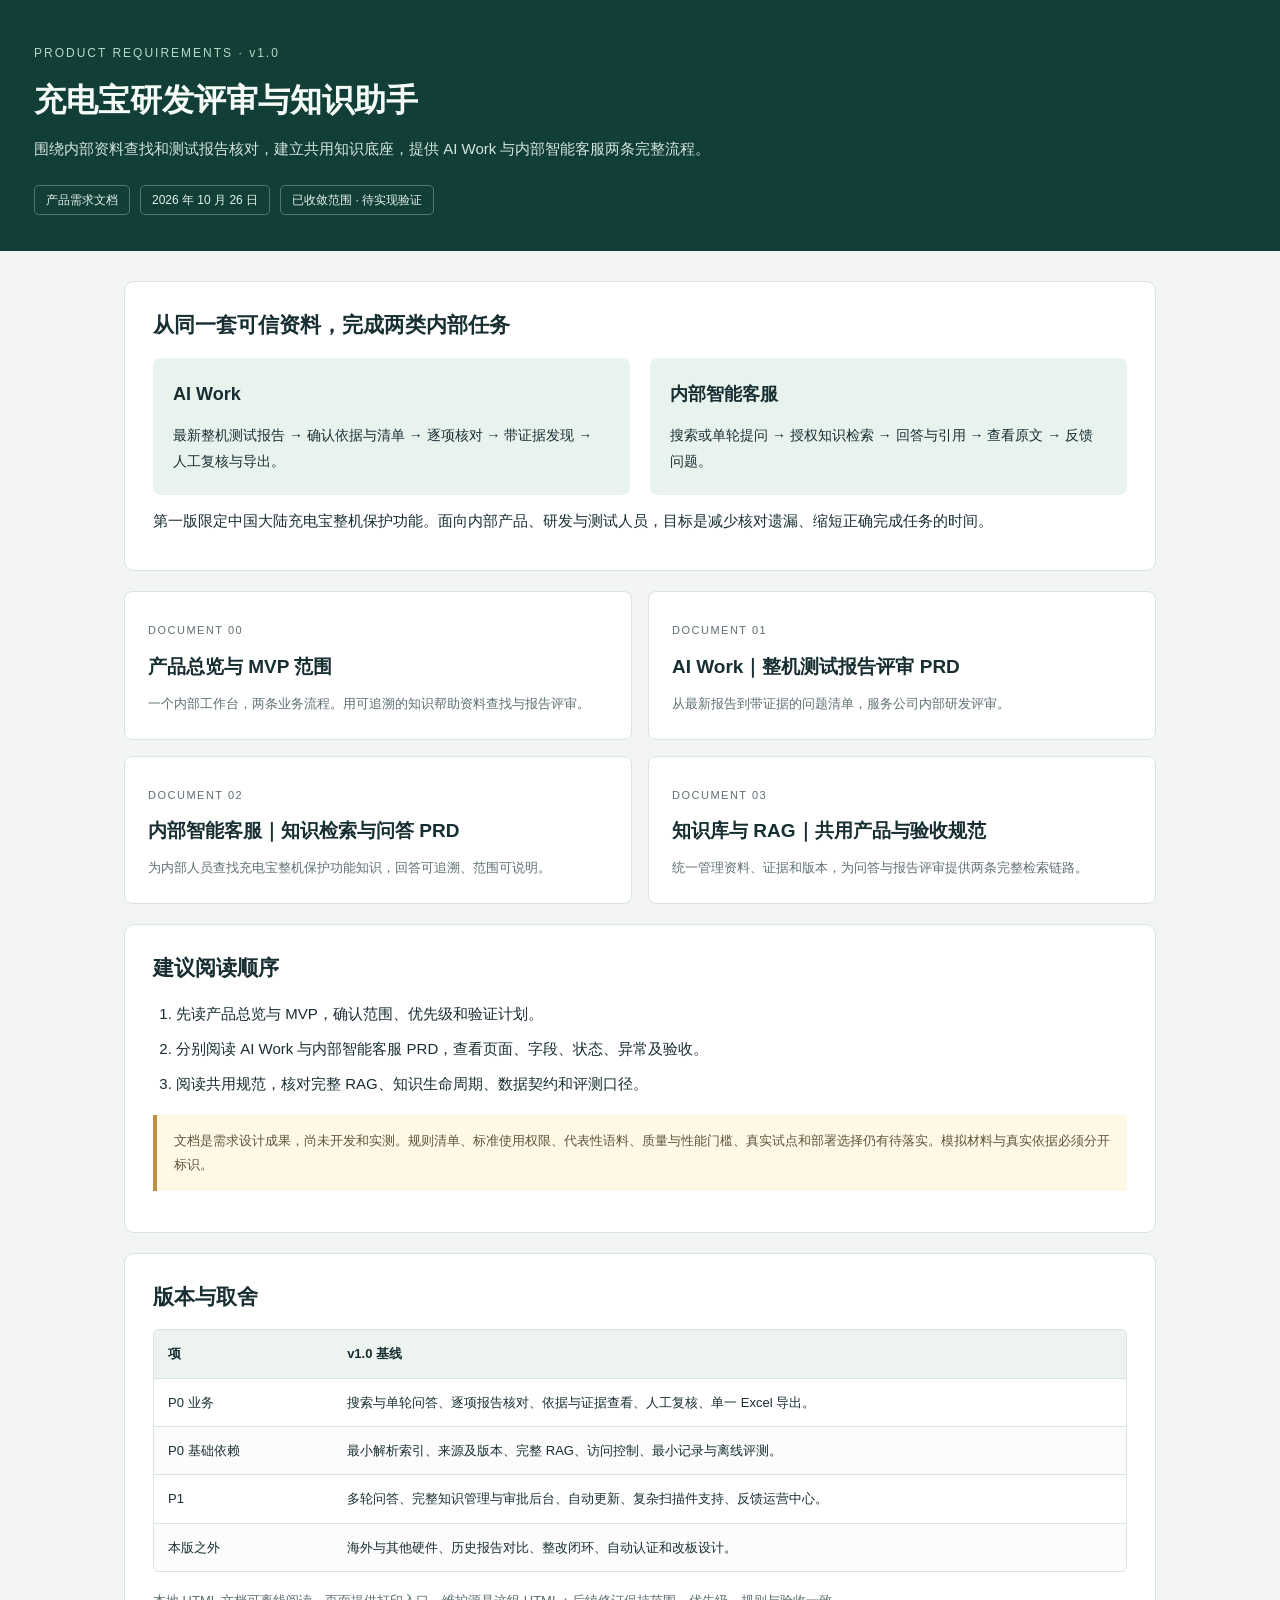
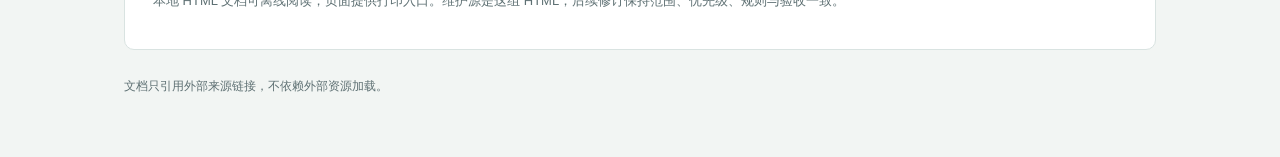
<file: 产品需求文档-v1.0/index.html>
<!doctype html><html lang="zh-CN"><head><meta charset="utf-8"><meta name="viewport" content="width=device-width, initial-scale=1"><title>充电宝研发评审与知识助手｜产品文档</title><style>
:root{--ink:#172e32;--muted:#5e7073;--line:#d9e3e1;--bg:#f2f5f3;--accent:#116758;--soft:#e9f3ee}
*{box-sizing:border-box}html{scroll-behavior:smooth}body{margin:0;background:var(--bg);color:var(--ink);font:15px/1.85 -apple-system,BlinkMacSystemFont,"PingFang SC","Microsoft YaHei",sans-serif}a{color:var(--accent);text-underline-offset:3px;overflow-wrap:anywhere}a:hover{color:#084e42}header{background:#123e38;color:#f4faf6;padding:42px 0 36px}.frame{max-width:1320px;margin:auto;padding:0 34px}.eyebrow{font-size:12px;letter-spacing:2px;color:#b8d8c8}.hero h1{font-size:32px;line-height:1.4;margin:14px 0 12px;font-weight:680}.hero p{max-width:850px;color:#d4e5df;margin:0;font-size:15px}.meta{display:flex;gap:10px;flex-wrap:wrap;margin-top:22px}.badge{font-size:12px;line-height:1.7;padding:4px 11px;border:1px solid #51776b;border-radius:5px;color:#e4f2eb}.layout{display:grid;grid-template-columns:245px minmax(0,1fr);gap:30px;align-items:start;padding-top:30px;padding-bottom:60px}.sidebar{position:sticky;top:18px;max-height:calc(100vh - 36px);overflow:auto;padding:18px 16px;background:#e9efeb;border:1px solid var(--line);border-radius:10px;font-size:13px}.sidebar h2{font-size:12px;color:var(--muted);margin:4px 0 10px;letter-spacing:1px}.sidebar a{display:block;padding:6px 0;text-decoration:none;color:#395951;line-height:1.6}.sidebar .active{font-weight:700;color:#074e41}.sidebar hr{border:0;border-top:1px solid #cedad2;margin:14px 0}.sidebar .local{font-size:12px}.main{min-width:0}.intro{padding:18px 23px;background:var(--soft);border:1px solid #cfe0d4;border-radius:9px;margin-bottom:20px;font-size:14px}.intro p{margin:0}section{background:#fff;padding:27px 28px 24px;border:1px solid var(--line);border-radius:10px;margin-bottom:20px;scroll-margin-top:20px}section h2{font-size:21px;line-height:1.5;margin:0 0 17px;font-weight:650}p{margin:12px 0}li{margin:7px 0}ul,ol{padding-left:23px}.table-wrap{overflow-x:auto;margin:17px 0;border:1px solid var(--line);border-radius:6px}table{width:100%;border-collapse:collapse;font-size:13px;line-height:1.8}th{background:#edf3ef;font-weight:650;text-align:left;vertical-align:top}th,td{padding:12px 14px;border-bottom:1px solid var(--line);min-width:90px;overflow-wrap:anywhere;vertical-align:top}tr:last-child td{border-bottom:0}tbody tr:nth-child(even){background:#fbfcfb}th:first-child,td:first-child{min-width:115px}.note{padding:14px 17px;margin:17px 0;border-left:4px solid #be9141;background:#fff8e7;font-size:13px;color:#615339}pre{white-space:pre-wrap;overflow-wrap:anywhere;padding:20px;background:#102f2d;color:#e1eee7;border-radius:6px;font-size:12px;line-height:1.8}footer{color:var(--muted);font-size:12px;margin:25px 0}.cards{display:grid;grid-template-columns:1fr 1fr;gap:16px;margin:20px 0}.card{display:block;padding:23px;border:1px solid var(--line);background:white;border-radius:8px;text-decoration:none}.card small{font-size:11px;letter-spacing:1.5px;color:var(--muted)}.card h3{font-size:19px;line-height:1.6;margin:9px 0;color:var(--ink)}.card p{font-size:13px;color:var(--muted);margin:0}.card:hover{border-color:#76a18a}.actions{display:flex;gap:15px;align-items:center;margin-top:20px}.actions a,.actions button{border:1px solid #638679;border-radius:5px;padding:7px 13px;color:white;text-decoration:none;background:transparent;font:inherit;font-size:12px;cursor:pointer}.actions a:hover,.actions button:hover{background:#25564b}.index-main{max-width:1100px;margin:30px auto 60px;padding:0 34px}.overview{display:grid;grid-template-columns:1fr 1fr;gap:20px}.overview .box{background:var(--soft);border-radius:7px;padding:20px}.box strong{font-size:18px}.box p{font-size:14px;margin-bottom:0}.revision{font-size:13px;color:var(--muted)}
@media(max-width:900px){.frame{padding:0 20px}.layout{grid-template-columns:1fr;padding-top:20px;gap:18px}.sidebar{position:static;max-height:none}.sidebar .local,.sidebar hr{display:none}.sidebar a{display:inline-block;margin-right:15px}.hero h1{font-size:27px}header{padding-top:30px}.index-main{padding:0 20px}.table-wrap table{min-width:650px}}
@media(max-width:560px){.cards,.overview{grid-template-columns:1fr}section{padding:21px 18px}.hero h1{font-size:24px}.meta{gap:7px}.frame{padding-left:15px;padding-right:15px}.intro{padding:16px}section h2{font-size:19px}.index-main{padding:0 15px}}
@media print{body{background:#fff;font-size:10pt;color:#111}header{background:white!important;color:#111;padding:0 0 15px;border-bottom:2px solid #244d42}.frame{padding:0;max-width:none}.hero h1{font-size:22pt}.eyebrow,.hero p{color:#444}.badge{color:#333;border-color:#aaa}.actions,.sidebar{display:none}.layout{display:block;padding-top:18px}.intro{background:#f5f5f5;padding:12px}.main{width:100%}section{padding:10px 0 15px;border:0;border-bottom:1px solid #ddd;border-radius:0;margin:0 0 12px}section h2{font-size:15pt;break-after:avoid}.table-wrap{overflow:visible;border-radius:0}table{font-size:9pt;min-width:0!important}th,td{padding:7px;min-width:0!important}tr{break-inside:avoid}thead{display:table-header-group}a{color:#111;text-decoration:underline}pre{color:#111;background:#f5f5f5;font-size:9pt}.note{font-size:9pt;background:#faf6e9}.cards,.overview{grid-template-columns:1fr 1fr}.card{break-inside:avoid}.index-main{max-width:none;padding:0}.revision,footer{font-size:8pt}@page{size:A4;margin:16mm}}
</style></head><body><header><div class="frame hero"><div class="eyebrow">PRODUCT REQUIREMENTS · v1.0</div><h1>充电宝研发评审与知识助手</h1><p>围绕内部资料查找和测试报告核对，建立共用知识底座，提供 AI Work 与内部智能客服两条完整流程。</p><div class="meta"><span class="badge">产品需求文档</span><span class="badge">2026 年 10 月 26 日</span><span class="badge">已收敛范围 · 待实现验证</span></div></div></header><main class="index-main"><section><h2>从同一套可信资料，完成两类内部任务</h2><div class="overview"><div class="box"><strong>AI Work</strong><p>最新整机测试报告 → 确认依据与清单 → 逐项核对 → 带证据发现 → 人工复核与导出。</p></div><div class="box"><strong>内部智能客服</strong><p>搜索或单轮提问 → 授权知识检索 → 回答与引用 → 查看原文 → 反馈问题。</p></div></div><p>第一版限定中国大陆充电宝整机保护功能。面向内部产品、研发与测试人员，目标是减少核对遗漏、缩短正确完成任务的时间。</p></section><div class="cards"><a class="card" href="00-产品总览与MVP.html"><small>DOCUMENT 00</small><h3>产品总览与 MVP 范围</h3><p>一个内部工作台，两条业务流程。用可追溯的知识帮助资料查找与报告评审。</p></a><a class="card" href="01-AI-Work报告评审PRD.html"><small>DOCUMENT 01</small><h3>AI Work｜整机测试报告评审 PRD</h3><p>从最新报告到带证据的问题清单，服务公司内部研发评审。</p></a><a class="card" href="02-内部智能客服PRD.html"><small>DOCUMENT 02</small><h3>内部智能客服｜知识检索与问答 PRD</h3><p>为内部人员查找充电宝整机保护功能知识，回答可追溯、范围可说明。</p></a><a class="card" href="03-知识库与RAG共用规范.html"><small>DOCUMENT 03</small><h3>知识库与 RAG｜共用产品与验收规范</h3><p>统一管理资料、证据和版本，为问答与报告评审提供两条完整检索链路。</p></a></div><section><h2>建议阅读顺序</h2><ol><li>先读产品总览与 MVP，确认范围、优先级和验证计划。</li><li>分别阅读 AI Work 与内部智能客服 PRD，查看页面、字段、状态、异常及验收。</li><li>阅读共用规范，核对完整 RAG、知识生命周期、数据契约和评测口径。</li></ol><aside class="note">文档是需求设计成果，尚未开发和实测。规则清单、标准使用权限、代表性语料、质量与性能门槛、真实试点和部署选择仍有待落实。模拟材料与真实依据必须分开标识。</aside></section><section><h2>版本与取舍</h2><div class="table-wrap"><table><thead><tr><th>项</th><th>v1.0 基线</th></tr></thead><tbody><tr><td>P0 业务</td><td>搜索与单轮问答、逐项报告核对、依据与证据查看、人工复核、单一 Excel 导出。</td></tr><tr><td>P0 基础依赖</td><td>最小解析索引、来源及版本、完整 RAG、访问控制、最小记录与离线评测。</td></tr><tr><td>P1</td><td>多轮问答、完整知识管理与审批后台、自动更新、复杂扫描件支持、反馈运营中心。</td></tr><tr><td>本版之外</td><td>海外与其他硬件、历史报告对比、整改闭环、自动认证和改板设计。</td></tr></tbody></table></div><p class="revision">本地 HTML 文档可离线阅读，页面提供打印入口。维护源是这组 HTML；后续修订保持范围、优先级、规则与验收一致。</p></section><footer>文档只引用外部来源链接，不依赖外部资源加载。</footer></main></body></html>
</file>
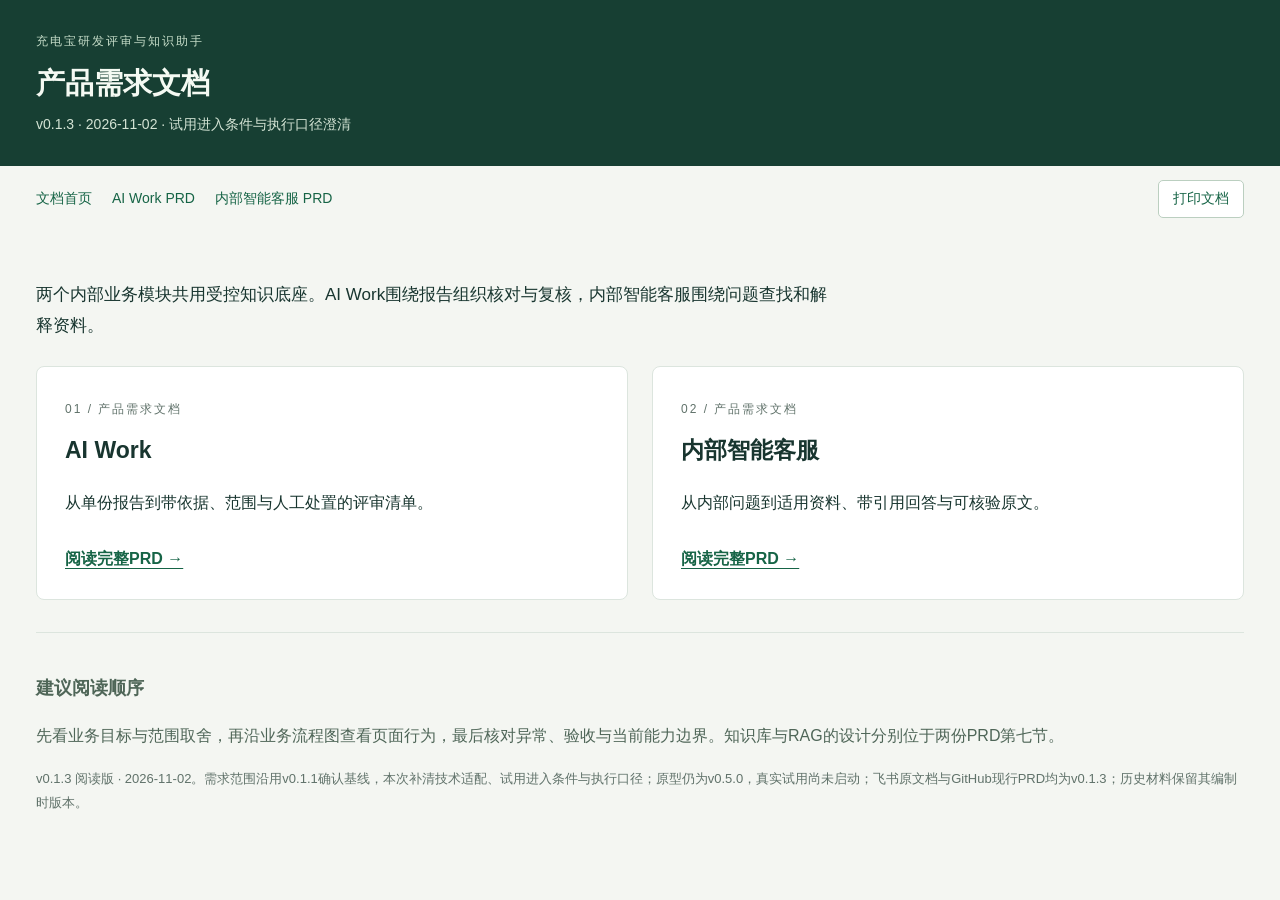
<file: 产品需求文档/index.html>
<!doctype html><html lang="zh-CN"><head><meta charset="utf-8"><meta name="viewport" content="width=device-width,initial-scale=1"><title>产品需求文档</title><style>
:root{color-scheme:light;--ink:#18352f;--muted:#60726a;--line:#dce5de;--paper:#fff;--ground:#f4f6f2;--green:#166446}
*{box-sizing:border-box}html{scroll-behavior:smooth;scroll-padding-top:24px}body{margin:0;color:var(--ink);background:var(--ground);font:16px/1.85 -apple-system,BlinkMacSystemFont,'PingFang SC','Microsoft YaHei',sans-serif}a{color:var(--green);text-underline-offset:4px;overflow-wrap:anywhere}a:hover{color:#0a3d2a}.frame{max-width:1420px;margin:auto;padding:0 36px}.masthead{background:#173f33;color:#f5faf3;padding:30px 0 28px}.eyebrow{font-size:12px;letter-spacing:2px;color:#c6ddc9}.masthead h1{font-size:29px;line-height:1.45;margin:10px 0 8px;font-weight:650}.masthead p{color:#d4e4d5;font-size:14px;margin:0}.topnav{display:flex;gap:20px;flex-wrap:wrap;padding:14px 0;font-size:14px;align-items:center}.topnav a{text-decoration:none}.topnav .active{font-weight:650}.topnav button{margin-left:auto;font:inherit;color:var(--green);border:1px solid #bbcfc0;background:var(--paper);padding:5px 14px;border-radius:5px}.layout{display:grid;grid-template-columns:244px minmax(0,1fr);gap:34px;align-items:start;margin:14px auto 44px}.toc{position:sticky;top:24px;max-height:calc(100vh - 48px);overflow:auto;padding:16px 4px;font-size:13px}.toc h2{font-size:13px;margin:0 0 12px;color:var(--muted)}.toc a{display:block;line-height:1.65;padding:7px 10px;text-decoration:none;border-left:2px solid var(--line)}.toc a:hover{border-left-color:var(--green);background:#eaf1e9}.document{background:var(--paper);min-width:0;padding:32px 40px 40px;border:1px solid var(--line);border-radius:8px}.document p{margin:12px 0 16px}.document h2{font-size:23px;line-height:1.5;padding-top:28px;margin:30px 0 18px;border-top:1px solid var(--line);font-weight:650}.document h3{font-size:18px;line-height:1.55;margin:25px 0 13px;font-weight:620}.document ul,.document ol{padding-left:24px}.document li{margin:8px 0}.table-wrap{overflow-x:auto;margin:20px 0 24px}table{width:100%;min-width:0;border-collapse:collapse;font-size:14px;line-height:1.8}.table-three{min-width:520px}.table-wide{min-width:640px}th,td{text-align:left;vertical-align:top;padding:12px 13px;border-bottom:1px solid var(--line);overflow-wrap:anywhere}th{background:#eef4ed;color:#244b35;font-weight:650}tbody tr:nth-child(even){background:#fbfcfa}td:first-child,th:first-child{min-width:102px}pre{white-space:pre-wrap;overflow-wrap:anywhere;background:#f3f6f1;border:1px solid #dce7d9;border-radius:6px;padding:20px;font:13px/1.95 ui-monospace,SFMono-Regular,Menlo,Consolas,'PingFang SC',monospace;max-width:100%}code{font-size:.9em}blockquote{border-left:3px solid #a2b99d;margin:20px 0;padding:1px 18px;color:#52634f}.diagram{margin:24px 0;overflow-x:auto;border:1px solid var(--line);border-radius:6px;padding:20px 12px;background:#fff}.diagram svg{width:100%;height:auto;min-width:560px;max-width:720px;display:block;margin:auto}.diagram figcaption{font-size:13px;color:var(--muted);padding:14px 4px 0}.source{border-top:1px solid var(--line);padding-top:22px;margin-top:34px;color:var(--muted);font-size:13px}.intro-copy{max-width:800px;font-size:17px}.overview{padding-top:30px;padding-bottom:50px}.module-grid{display:grid;grid-template-columns:1fr 1fr;gap:24px;margin:24px 0}.module{background:var(--paper);border:1px solid var(--line);border-radius:8px;padding:26px 28px}.module h2{font-size:23px;margin:7px 0 12px}.module .order{font-size:12px;letter-spacing:2px;color:var(--muted)}.module a{display:inline-block;margin-top:10px;font-weight:600}.reading-order{margin-top:32px;border-top:1px solid var(--line);padding-top:24px;color:#4f6658}.reading-order h2{font-size:18px}.status-note{font-size:13px;color:var(--muted)}
@media(max-width:1000px){.frame{padding:0 24px}.layout{grid-template-columns:200px minmax(0,1fr);gap:20px}.document{padding:24px}.masthead h1{font-size:26px}}
@media(max-width:760px){.frame{padding:0 16px}.masthead{padding:26px 0}.masthead h1{font-size:24px}.layout{display:block;margin-top:0}.toc{position:static;max-height:none;margin-bottom:18px;padding:12px 0}.toc nav{display:grid;grid-template-columns:1fr 1fr;gap:0 12px}.toc a{font-size:12px;padding:6px}.document{padding:20px 16px;border-radius:5px}.document h2{font-size:21px}.document h3{font-size:18px}.topnav{gap:8px 16px}.topnav button{margin-left:0}.module-grid{grid-template-columns:1fr}.module{padding:22px}.diagram{padding:12px 8px}table{font-size:13px}.table-wrap.is-wide::after{content:"表格可横向滚动查看";display:block;font-size:12px;color:var(--muted);padding-top:8px}.diagram figcaption::after{content:"（流程图可横向滚动查看）";display:block;margin-top:5px}}
@media(prefers-reduced-motion:reduce){html{scroll-behavior:auto}}
@media print{@page{size:A4;margin:16mm 14mm}body{background:#fff;font-size:10.5pt;line-height:1.65}.frame{max-width:none;padding:0}.masthead{background:#fff;color:#18352f;padding:0 0 10mm;border-bottom:1px solid #ccc}.masthead .eyebrow,.masthead p{color:#52634f}.masthead h1{font-size:23pt}.topnav,.toc,.status-note{display:none}.layout{display:block;margin:0}.document{padding:0;border:0}.document h2{font-size:15pt;break-after:avoid}.document h3{font-size:12pt;break-after:avoid}.table-wrap{overflow:visible}table,.table-three,.table-wide{min-width:0;font-size:9pt;line-height:1.55}th,td{padding:6px 7px}tr{break-inside:avoid}thead{display:table-header-group}pre{font-size:9pt;white-space:pre-wrap;break-inside:avoid}.diagram{break-inside:avoid;overflow:visible;padding:10px}.diagram svg{min-width:0;max-width:440px;max-height:220mm}.module-grid{grid-template-columns:1fr}.module{break-inside:avoid}a{color:inherit;text-decoration:none}}
</style></head><body><header class="masthead"><div class="frame"><div class="eyebrow">充电宝研发评审与知识助手</div><h1>产品需求文档</h1><p>v0.1.3 · 2026-11-02 · 试用进入条件与执行口径澄清</p></div></header><div class="frame"><nav class="topnav" aria-label="产品文档"><a href="index.html">文档首页</a><a href="ai-work-prd.html">AI Work PRD</a><a href="internal-assistant-prd.html">内部智能客服 PRD</a><button type="button" onclick="window.print()">打印文档</button></nav></div><main class="frame overview"><p class="intro-copy">两个内部业务模块共用受控知识底座。AI Work围绕报告组织核对与复核，内部智能客服围绕问题查找和解释资料。</p><div class="module-grid"><section class="module"><span class="order">01 / 产品需求文档</span><h2>AI Work</h2><p>从单份报告到带依据、范围与人工处置的评审清单。</p><a href="ai-work-prd.html">阅读完整PRD →</a></section><section class="module"><span class="order">02 / 产品需求文档</span><h2>内部智能客服</h2><p>从内部问题到适用资料、带引用回答与可核验原文。</p><a href="internal-assistant-prd.html">阅读完整PRD →</a></section></div><section class="reading-order"><h2>建议阅读顺序</h2><p>先看业务目标与范围取舍，再沿业务流程图查看页面行为，最后核对异常、验收与当前能力边界。知识库与RAG的设计分别位于两份PRD第七节。</p></section><p class="status-note">v0.1.3 阅读版 · 2026-11-02。需求范围沿用v0.1.1确认基线，本次补清技术适配、试用进入条件与执行口径；原型仍为v0.5.0，真实试用尚未启动；飞书原文档与GitHub现行PRD均为v0.1.3；历史材料保留其编制时版本。</p></main></body></html>
</file>
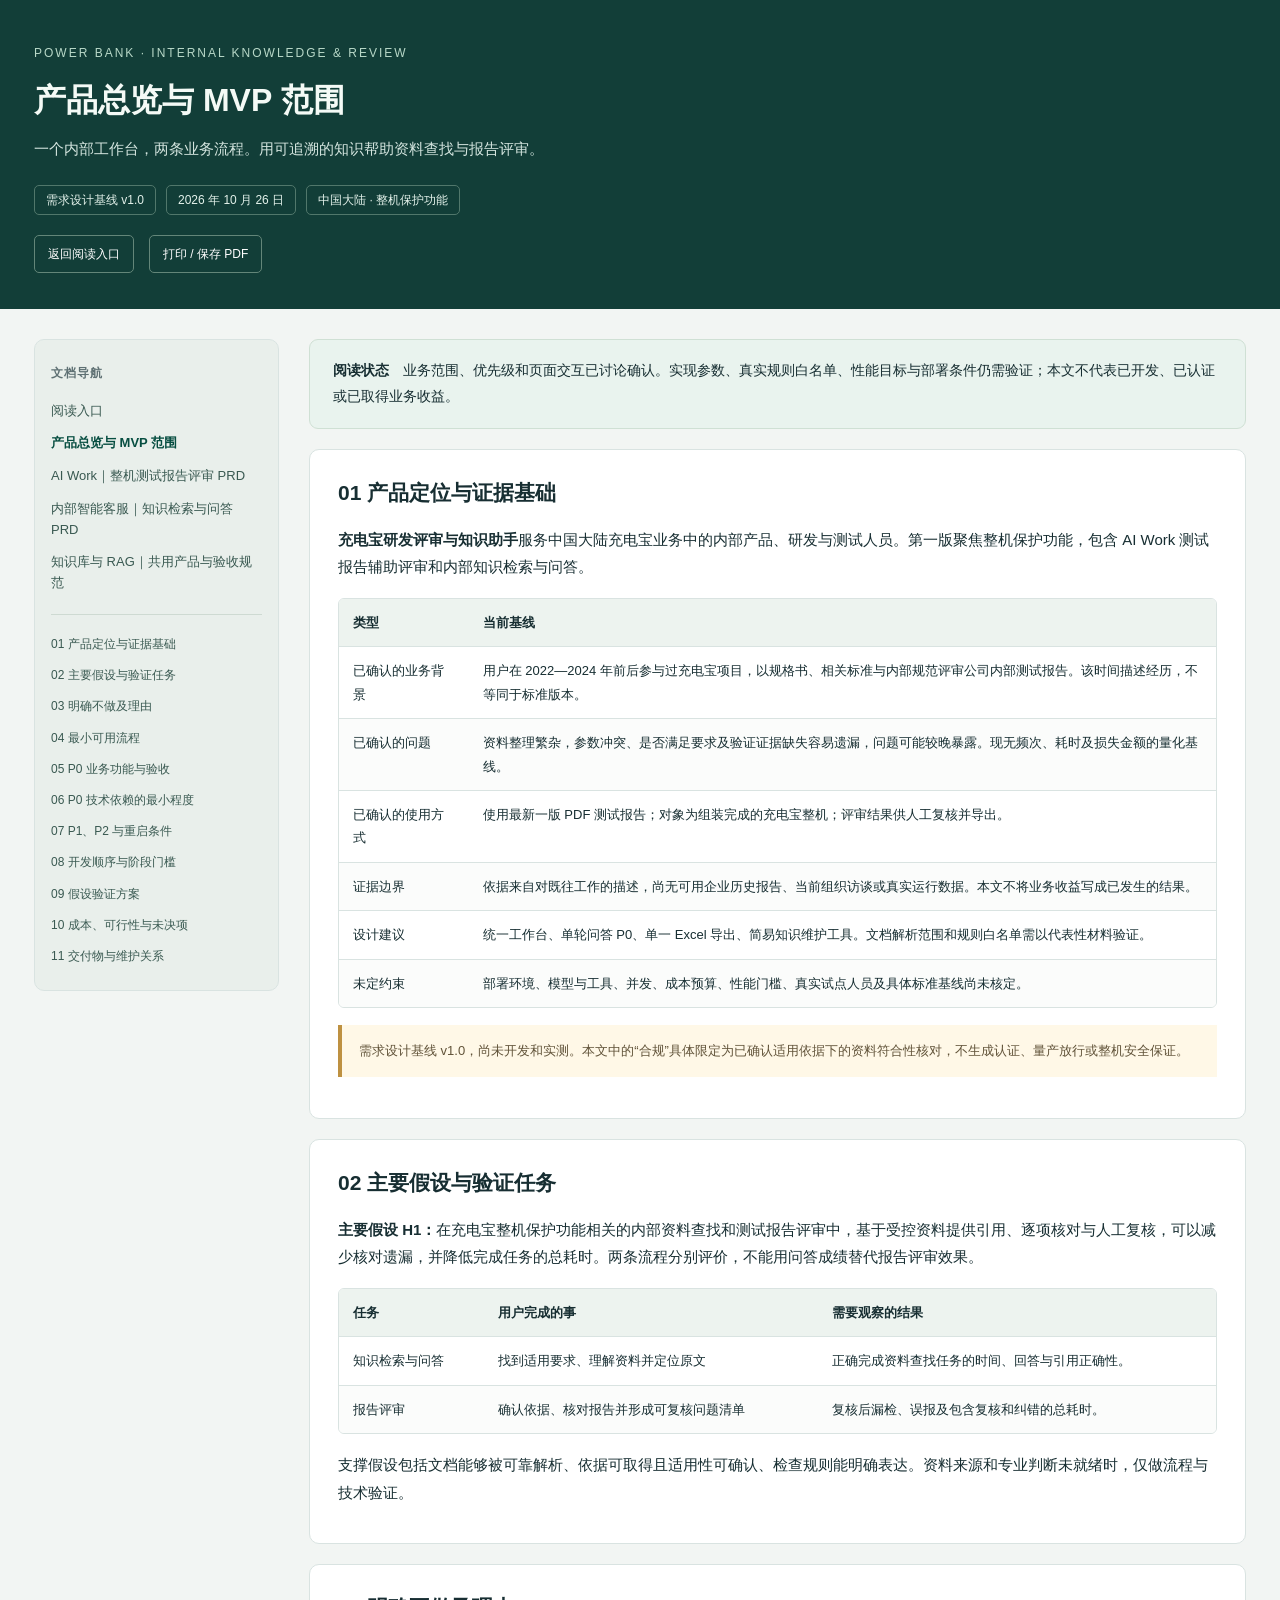
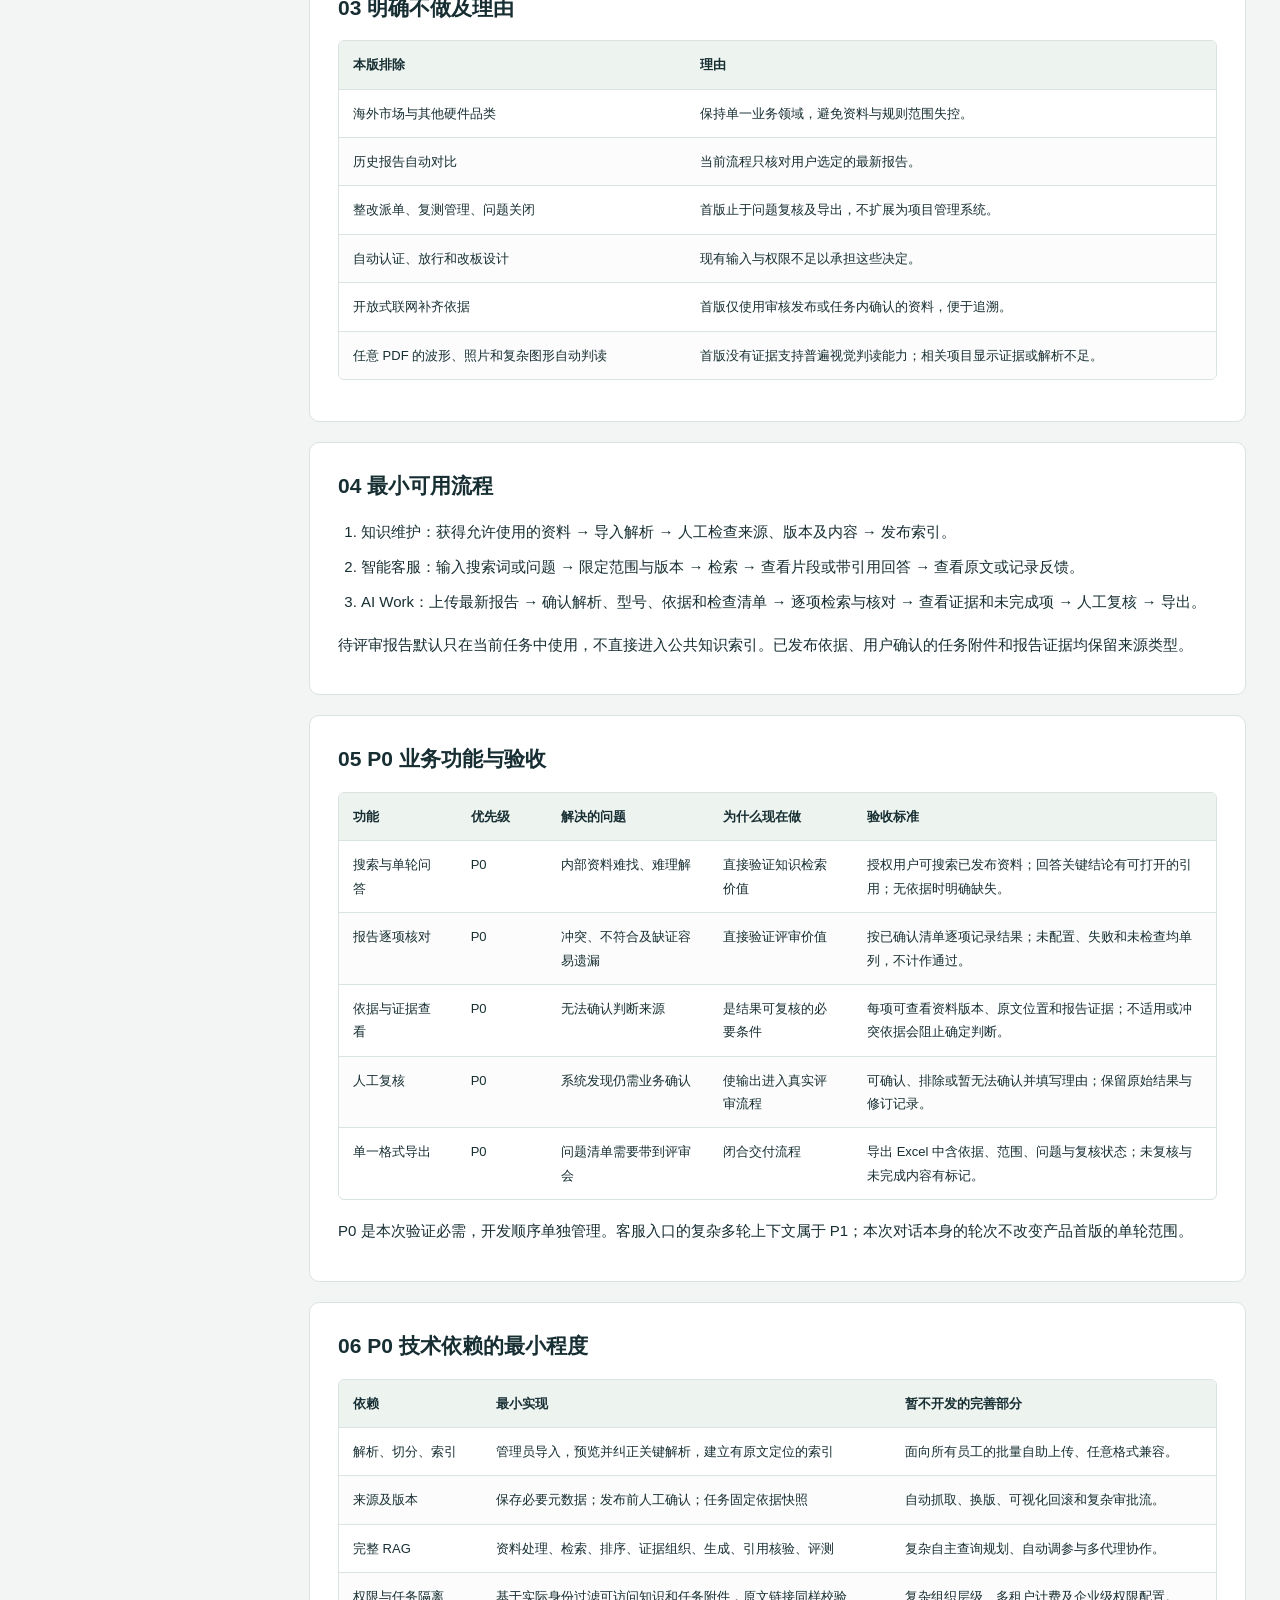
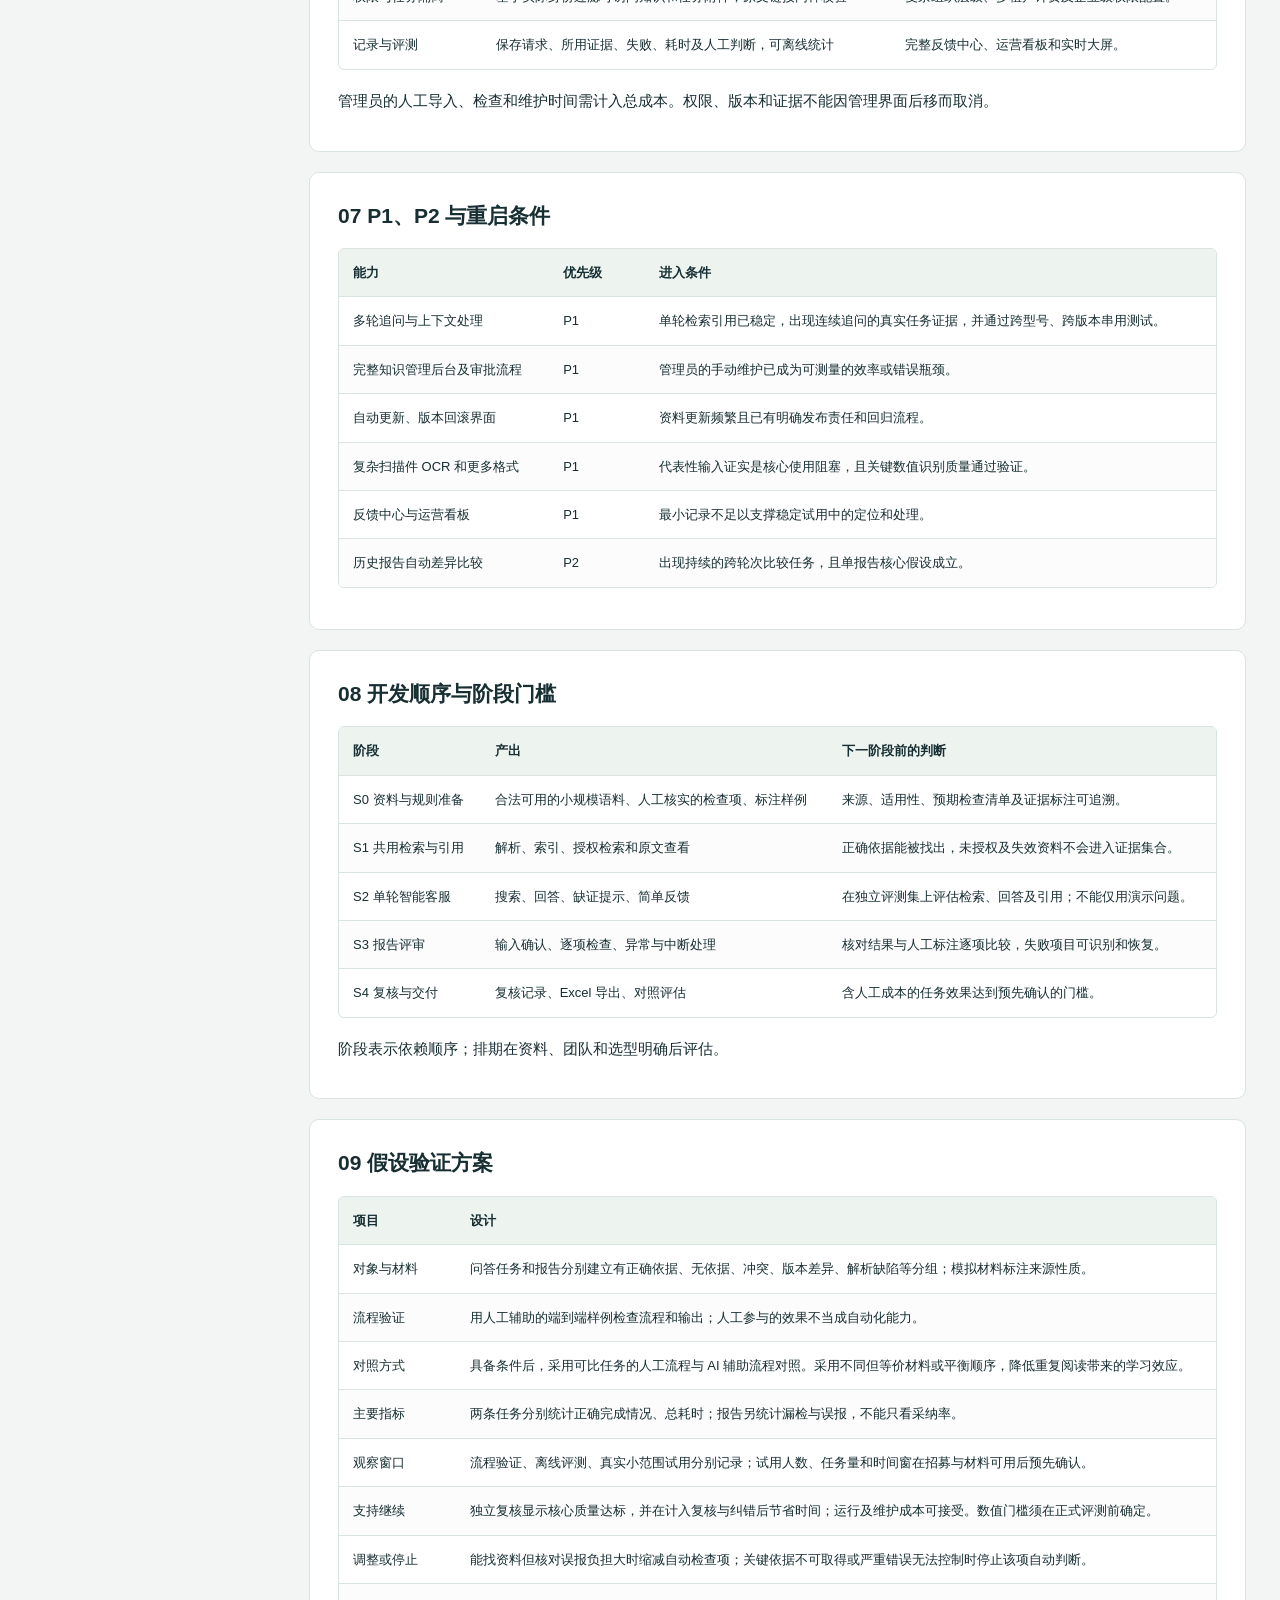
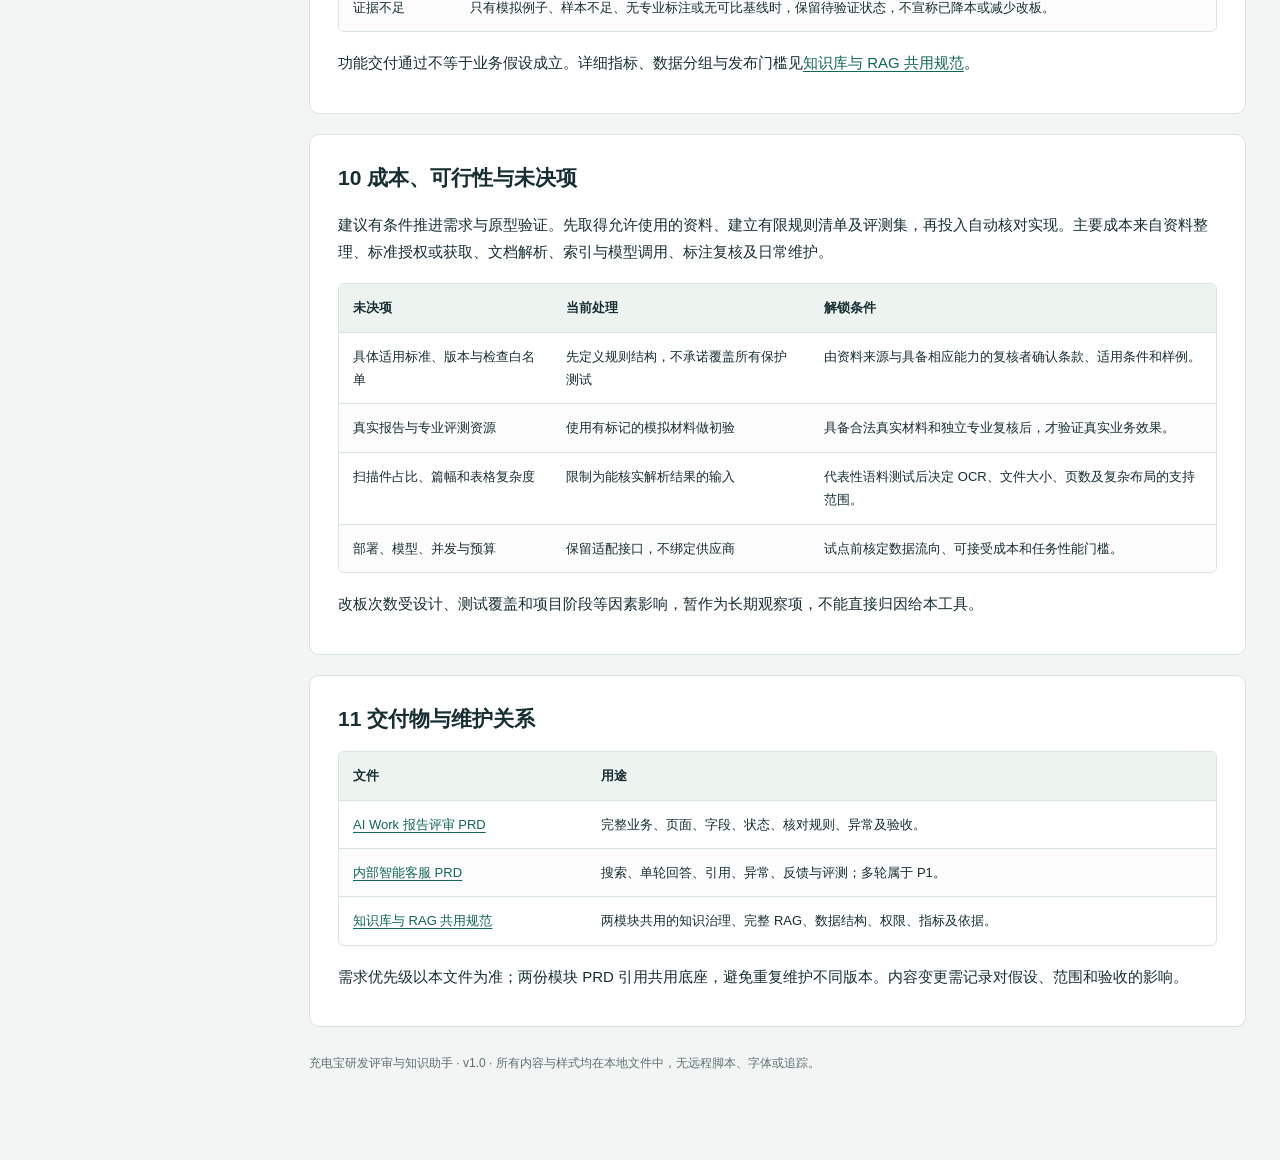
<file: 产品需求文档-v1.0/00-产品总览与MVP.html>
<!doctype html><html lang="zh-CN"><head><meta charset="utf-8"><meta name="viewport" content="width=device-width, initial-scale=1"><title>产品总览与 MVP 范围</title><style>
:root{--ink:#172e32;--muted:#5e7073;--line:#d9e3e1;--bg:#f2f5f3;--accent:#116758;--soft:#e9f3ee}
*{box-sizing:border-box}html{scroll-behavior:smooth}body{margin:0;background:var(--bg);color:var(--ink);font:15px/1.85 -apple-system,BlinkMacSystemFont,"PingFang SC","Microsoft YaHei",sans-serif}a{color:var(--accent);text-underline-offset:3px;overflow-wrap:anywhere}a:hover{color:#084e42}header{background:#123e38;color:#f4faf6;padding:42px 0 36px}.frame{max-width:1320px;margin:auto;padding:0 34px}.eyebrow{font-size:12px;letter-spacing:2px;color:#b8d8c8}.hero h1{font-size:32px;line-height:1.4;margin:14px 0 12px;font-weight:680}.hero p{max-width:850px;color:#d4e5df;margin:0;font-size:15px}.meta{display:flex;gap:10px;flex-wrap:wrap;margin-top:22px}.badge{font-size:12px;line-height:1.7;padding:4px 11px;border:1px solid #51776b;border-radius:5px;color:#e4f2eb}.layout{display:grid;grid-template-columns:245px minmax(0,1fr);gap:30px;align-items:start;padding-top:30px;padding-bottom:60px}.sidebar{position:sticky;top:18px;max-height:calc(100vh - 36px);overflow:auto;padding:18px 16px;background:#e9efeb;border:1px solid var(--line);border-radius:10px;font-size:13px}.sidebar h2{font-size:12px;color:var(--muted);margin:4px 0 10px;letter-spacing:1px}.sidebar a{display:block;padding:6px 0;text-decoration:none;color:#395951;line-height:1.6}.sidebar .active{font-weight:700;color:#074e41}.sidebar hr{border:0;border-top:1px solid #cedad2;margin:14px 0}.sidebar .local{font-size:12px}.main{min-width:0}.intro{padding:18px 23px;background:var(--soft);border:1px solid #cfe0d4;border-radius:9px;margin-bottom:20px;font-size:14px}.intro p{margin:0}section{background:#fff;padding:27px 28px 24px;border:1px solid var(--line);border-radius:10px;margin-bottom:20px;scroll-margin-top:20px}section h2{font-size:21px;line-height:1.5;margin:0 0 17px;font-weight:650}p{margin:12px 0}li{margin:7px 0}ul,ol{padding-left:23px}.table-wrap{overflow-x:auto;margin:17px 0;border:1px solid var(--line);border-radius:6px}table{width:100%;border-collapse:collapse;font-size:13px;line-height:1.8}th{background:#edf3ef;font-weight:650;text-align:left;vertical-align:top}th,td{padding:12px 14px;border-bottom:1px solid var(--line);min-width:90px;overflow-wrap:anywhere;vertical-align:top}tr:last-child td{border-bottom:0}tbody tr:nth-child(even){background:#fbfcfb}th:first-child,td:first-child{min-width:115px}.note{padding:14px 17px;margin:17px 0;border-left:4px solid #be9141;background:#fff8e7;font-size:13px;color:#615339}pre{white-space:pre-wrap;overflow-wrap:anywhere;padding:20px;background:#102f2d;color:#e1eee7;border-radius:6px;font-size:12px;line-height:1.8}footer{color:var(--muted);font-size:12px;margin:25px 0}.cards{display:grid;grid-template-columns:1fr 1fr;gap:16px;margin:20px 0}.card{display:block;padding:23px;border:1px solid var(--line);background:white;border-radius:8px;text-decoration:none}.card small{font-size:11px;letter-spacing:1.5px;color:var(--muted)}.card h3{font-size:19px;line-height:1.6;margin:9px 0;color:var(--ink)}.card p{font-size:13px;color:var(--muted);margin:0}.card:hover{border-color:#76a18a}.actions{display:flex;gap:15px;align-items:center;margin-top:20px}.actions a,.actions button{border:1px solid #638679;border-radius:5px;padding:7px 13px;color:white;text-decoration:none;background:transparent;font:inherit;font-size:12px;cursor:pointer}.actions a:hover,.actions button:hover{background:#25564b}.index-main{max-width:1100px;margin:30px auto 60px;padding:0 34px}.overview{display:grid;grid-template-columns:1fr 1fr;gap:20px}.overview .box{background:var(--soft);border-radius:7px;padding:20px}.box strong{font-size:18px}.box p{font-size:14px;margin-bottom:0}.revision{font-size:13px;color:var(--muted)}
@media(max-width:900px){.frame{padding:0 20px}.layout{grid-template-columns:1fr;padding-top:20px;gap:18px}.sidebar{position:static;max-height:none}.sidebar .local,.sidebar hr{display:none}.sidebar a{display:inline-block;margin-right:15px}.hero h1{font-size:27px}header{padding-top:30px}.index-main{padding:0 20px}.table-wrap table{min-width:650px}}
@media(max-width:560px){.cards,.overview{grid-template-columns:1fr}section{padding:21px 18px}.hero h1{font-size:24px}.meta{gap:7px}.frame{padding-left:15px;padding-right:15px}.intro{padding:16px}section h2{font-size:19px}.index-main{padding:0 15px}}
@media print{body{background:#fff;font-size:10pt;color:#111}header{background:white!important;color:#111;padding:0 0 15px;border-bottom:2px solid #244d42}.frame{padding:0;max-width:none}.hero h1{font-size:22pt}.eyebrow,.hero p{color:#444}.badge{color:#333;border-color:#aaa}.actions,.sidebar{display:none}.layout{display:block;padding-top:18px}.intro{background:#f5f5f5;padding:12px}.main{width:100%}section{padding:10px 0 15px;border:0;border-bottom:1px solid #ddd;border-radius:0;margin:0 0 12px}section h2{font-size:15pt;break-after:avoid}.table-wrap{overflow:visible;border-radius:0}table{font-size:9pt;min-width:0!important}th,td{padding:7px;min-width:0!important}tr{break-inside:avoid}thead{display:table-header-group}a{color:#111;text-decoration:underline}pre{color:#111;background:#f5f5f5;font-size:9pt}.note{font-size:9pt;background:#faf6e9}.cards,.overview{grid-template-columns:1fr 1fr}.card{break-inside:avoid}.index-main{max-width:none;padding:0}.revision,footer{font-size:8pt}@page{size:A4;margin:16mm}}
</style></head><body><header><div class="frame hero"><div class="eyebrow">POWER BANK · INTERNAL KNOWLEDGE & REVIEW</div><h1>产品总览与 MVP 范围</h1><p>一个内部工作台，两条业务流程。用可追溯的知识帮助资料查找与报告评审。</p><div class="meta"><span class="badge">需求设计基线 v1.0</span><span class="badge">2026 年 10 月 26 日</span><span class="badge">中国大陆 · 整机保护功能</span></div><div class="actions"><a href="index.html">返回阅读入口</a><button type="button" onclick="window.print()">打印 / 保存 PDF</button></div></div></header><div class="frame layout"><nav class="sidebar" aria-label="文档与目录"><h2>文档导航</h2><a href="index.html">阅读入口</a><a class="active" href="00-产品总览与MVP.html">产品总览与 MVP 范围</a><a class="" href="01-AI-Work报告评审PRD.html">AI Work｜整机测试报告评审 PRD</a><a class="" href="02-内部智能客服PRD.html">内部智能客服｜知识检索与问答 PRD</a><a class="" href="03-知识库与RAG共用规范.html">知识库与 RAG｜共用产品与验收规范</a><hr><a class="local" href="#position">01 产品定位与证据基础</a><a class="local" href="#hypothesis">02 主要假设与验证任务</a><a class="local" href="#out">03 明确不做及理由</a><a class="local" href="#flow">04 最小可用流程</a><a class="local" href="#p0">05 P0 业务功能与验收</a><a class="local" href="#dependency">06 P0 技术依赖的最小程度</a><a class="local" href="#later">07 P1、P2 与重启条件</a><a class="local" href="#sequence">08 开发顺序与阶段门槛</a><a class="local" href="#validation">09 假设验证方案</a><a class="local" href="#feasibility">10 成本、可行性与未决项</a><a class="local" href="#documents">11 交付物与维护关系</a></nav><main class="main"><div class="intro"><p><strong>阅读状态</strong>　业务范围、优先级和页面交互已讨论确认。实现参数、真实规则白名单、性能目标与部署条件仍需验证；本文不代表已开发、已认证或已取得业务收益。</p></div><section id="position"><h2>01 产品定位与证据基础</h2><p><strong>充电宝研发评审与知识助手</strong>服务中国大陆充电宝业务中的内部产品、研发与测试人员。第一版聚焦整机保护功能，包含 AI Work 测试报告辅助评审和内部知识检索与问答。</p><div class="table-wrap"><table><thead><tr><th>类型</th><th>当前基线</th></tr></thead><tbody><tr><td>已确认的业务背景</td><td>用户在 2022—2024 年前后参与过充电宝项目，以规格书、相关标准与内部规范评审公司内部测试报告。该时间描述经历，不等同于标准版本。</td></tr><tr><td>已确认的问题</td><td>资料整理繁杂，参数冲突、是否满足要求及验证证据缺失容易遗漏，问题可能较晚暴露。现无频次、耗时及损失金额的量化基线。</td></tr><tr><td>已确认的使用方式</td><td>使用最新一版 PDF 测试报告；对象为组装完成的充电宝整机；评审结果供人工复核并导出。</td></tr><tr><td>证据边界</td><td>依据来自对既往工作的描述，尚无可用企业历史报告、当前组织访谈或真实运行数据。本文不将业务收益写成已发生的结果。</td></tr><tr><td>设计建议</td><td>统一工作台、单轮问答 P0、单一 Excel 导出、简易知识维护工具。文档解析范围和规则白名单需以代表性材料验证。</td></tr><tr><td>未定约束</td><td>部署环境、模型与工具、并发、成本预算、性能门槛、真实试点人员及具体标准基线尚未核定。</td></tr></tbody></table></div><aside class="note">需求设计基线 v1.0，尚未开发和实测。本文中的“合规”具体限定为已确认适用依据下的资料符合性核对，不生成认证、量产放行或整机安全保证。</aside></section><section id="hypothesis"><h2>02 主要假设与验证任务</h2><p><strong>主要假设 H1：</strong>在充电宝整机保护功能相关的内部资料查找和测试报告评审中，基于受控资料提供引用、逐项核对与人工复核，可以减少核对遗漏，并降低完成任务的总耗时。两条流程分别评价，不能用问答成绩替代报告评审效果。</p><div class="table-wrap"><table><thead><tr><th>任务</th><th>用户完成的事</th><th>需要观察的结果</th></tr></thead><tbody><tr><td>知识检索与问答</td><td>找到适用要求、理解资料并定位原文</td><td>正确完成资料查找任务的时间、回答与引用正确性。</td></tr><tr><td>报告评审</td><td>确认依据、核对报告并形成可复核问题清单</td><td>复核后漏检、误报及包含复核和纠错的总耗时。</td></tr></tbody></table></div><p>支撑假设包括文档能够被可靠解析、依据可取得且适用性可确认、检查规则能明确表达。资料来源和专业判断未就绪时，仅做流程与技术验证。</p></section><section id="out"><h2>03 明确不做及理由</h2><div class="table-wrap"><table><thead><tr><th>本版排除</th><th>理由</th></tr></thead><tbody><tr><td>海外市场与其他硬件品类</td><td>保持单一业务领域，避免资料与规则范围失控。</td></tr><tr><td>历史报告自动对比</td><td>当前流程只核对用户选定的最新报告。</td></tr><tr><td>整改派单、复测管理、问题关闭</td><td>首版止于问题复核及导出，不扩展为项目管理系统。</td></tr><tr><td>自动认证、放行和改板设计</td><td>现有输入与权限不足以承担这些决定。</td></tr><tr><td>开放式联网补齐依据</td><td>首版仅使用审核发布或任务内确认的资料，便于追溯。</td></tr><tr><td>任意 PDF 的波形、照片和复杂图形自动判读</td><td>首版没有证据支持普遍视觉判读能力；相关项目显示证据或解析不足。</td></tr></tbody></table></div></section><section id="flow"><h2>04 最小可用流程</h2><ol><li>知识维护：获得允许使用的资料 → 导入解析 → 人工检查来源、版本及内容 → 发布索引。</li><li>智能客服：输入搜索词或问题 → 限定范围与版本 → 检索 → 查看片段或带引用回答 → 查看原文或记录反馈。</li><li>AI Work：上传最新报告 → 确认解析、型号、依据和检查清单 → 逐项检索与核对 → 查看证据和未完成项 → 人工复核 → 导出。</li></ol><p>待评审报告默认只在当前任务中使用，不直接进入公共知识索引。已发布依据、用户确认的任务附件和报告证据均保留来源类型。</p></section><section id="p0"><h2>05 P0 业务功能与验收</h2><div class="table-wrap"><table><thead><tr><th>功能</th><th>优先级</th><th>解决的问题</th><th>为什么现在做</th><th>验收标准</th></tr></thead><tbody><tr><td>搜索与单轮问答</td><td>P0</td><td>内部资料难找、难理解</td><td>直接验证知识检索价值</td><td>授权用户可搜索已发布资料；回答关键结论有可打开的引用；无依据时明确缺失。</td></tr><tr><td>报告逐项核对</td><td>P0</td><td>冲突、不符合及缺证容易遗漏</td><td>直接验证评审价值</td><td>按已确认清单逐项记录结果；未配置、失败和未检查均单列，不计作通过。</td></tr><tr><td>依据与证据查看</td><td>P0</td><td>无法确认判断来源</td><td>是结果可复核的必要条件</td><td>每项可查看资料版本、原文位置和报告证据；不适用或冲突依据会阻止确定判断。</td></tr><tr><td>人工复核</td><td>P0</td><td>系统发现仍需业务确认</td><td>使输出进入真实评审流程</td><td>可确认、排除或暂无法确认并填写理由；保留原始结果与修订记录。</td></tr><tr><td>单一格式导出</td><td>P0</td><td>问题清单需要带到评审会</td><td>闭合交付流程</td><td>导出 Excel 中含依据、范围、问题与复核状态；未复核与未完成内容有标记。</td></tr></tbody></table></div><p>P0 是本次验证必需，开发顺序单独管理。客服入口的复杂多轮上下文属于 P1；本次对话本身的轮次不改变产品首版的单轮范围。</p></section><section id="dependency"><h2>06 P0 技术依赖的最小程度</h2><div class="table-wrap"><table><thead><tr><th>依赖</th><th>最小实现</th><th>暂不开发的完善部分</th></tr></thead><tbody><tr><td>解析、切分、索引</td><td>管理员导入，预览并纠正关键解析，建立有原文定位的索引</td><td>面向所有员工的批量自助上传、任意格式兼容。</td></tr><tr><td>来源及版本</td><td>保存必要元数据；发布前人工确认；任务固定依据快照</td><td>自动抓取、换版、可视化回滚和复杂审批流。</td></tr><tr><td>完整 RAG</td><td>资料处理、检索、排序、证据组织、生成、引用核验、评测</td><td>复杂自主查询规划、自动调参与多代理协作。</td></tr><tr><td>权限与任务隔离</td><td>基于实际身份过滤可访问知识和任务附件，原文链接同样校验</td><td>复杂组织层级、多租户计费及企业级权限配置。</td></tr><tr><td>记录与评测</td><td>保存请求、所用证据、失败、耗时及人工判断，可离线统计</td><td>完整反馈中心、运营看板和实时大屏。</td></tr></tbody></table></div><p>管理员的人工导入、检查和维护时间需计入总成本。权限、版本和证据不能因管理界面后移而取消。</p></section><section id="later"><h2>07 P1、P2 与重启条件</h2><div class="table-wrap"><table><thead><tr><th>能力</th><th>优先级</th><th>进入条件</th></tr></thead><tbody><tr><td>多轮追问与上下文处理</td><td>P1</td><td>单轮检索引用已稳定，出现连续追问的真实任务证据，并通过跨型号、跨版本串用测试。</td></tr><tr><td>完整知识管理后台及审批流程</td><td>P1</td><td>管理员的手动维护已成为可测量的效率或错误瓶颈。</td></tr><tr><td>自动更新、版本回滚界面</td><td>P1</td><td>资料更新频繁且已有明确发布责任和回归流程。</td></tr><tr><td>复杂扫描件 OCR 和更多格式</td><td>P1</td><td>代表性输入证实是核心使用阻塞，且关键数值识别质量通过验证。</td></tr><tr><td>反馈中心与运营看板</td><td>P1</td><td>最小记录不足以支撑稳定试用中的定位和处理。</td></tr><tr><td>历史报告自动差异比较</td><td>P2</td><td>出现持续的跨轮次比较任务，且单报告核心假设成立。</td></tr></tbody></table></div></section><section id="sequence"><h2>08 开发顺序与阶段门槛</h2><div class="table-wrap"><table><thead><tr><th>阶段</th><th>产出</th><th>下一阶段前的判断</th></tr></thead><tbody><tr><td>S0 资料与规则准备</td><td>合法可用的小规模语料、人工核实的检查项、标注样例</td><td>来源、适用性、预期检查清单及证据标注可追溯。</td></tr><tr><td>S1 共用检索与引用</td><td>解析、索引、授权检索和原文查看</td><td>正确依据能被找出，未授权及失效资料不会进入证据集合。</td></tr><tr><td>S2 单轮智能客服</td><td>搜索、回答、缺证提示、简单反馈</td><td>在独立评测集上评估检索、回答及引用；不能仅用演示问题。</td></tr><tr><td>S3 报告评审</td><td>输入确认、逐项检查、异常与中断处理</td><td>核对结果与人工标注逐项比较，失败项目可识别和恢复。</td></tr><tr><td>S4 复核与交付</td><td>复核记录、Excel 导出、对照评估</td><td>含人工成本的任务效果达到预先确认的门槛。</td></tr></tbody></table></div><p>阶段表示依赖顺序；排期在资料、团队和选型明确后评估。</p></section><section id="validation"><h2>09 假设验证方案</h2><div class="table-wrap"><table><thead><tr><th>项目</th><th>设计</th></tr></thead><tbody><tr><td>对象与材料</td><td>问答任务和报告分别建立有正确依据、无依据、冲突、版本差异、解析缺陷等分组；模拟材料标注来源性质。</td></tr><tr><td>流程验证</td><td>用人工辅助的端到端样例检查流程和输出；人工参与的效果不当成自动化能力。</td></tr><tr><td>对照方式</td><td>具备条件后，采用可比任务的人工流程与 AI 辅助流程对照。采用不同但等价材料或平衡顺序，降低重复阅读带来的学习效应。</td></tr><tr><td>主要指标</td><td>两条任务分别统计正确完成情况、总耗时；报告另统计漏检与误报，不能只看采纳率。</td></tr><tr><td>观察窗口</td><td>流程验证、离线评测、真实小范围试用分别记录；试用人数、任务量和时间窗在招募与材料可用后预先确认。</td></tr><tr><td>支持继续</td><td>独立复核显示核心质量达标，并在计入复核与纠错后节省时间；运行及维护成本可接受。数值门槛须在正式评测前确定。</td></tr><tr><td>调整或停止</td><td>能找资料但核对误报负担大时缩减自动检查项；关键依据不可取得或严重错误无法控制时停止该项自动判断。</td></tr><tr><td>证据不足</td><td>只有模拟例子、样本不足、无专业标注或无可比基线时，保留待验证状态，不宣称已降本或减少改板。</td></tr></tbody></table></div><p>功能交付通过不等于业务假设成立。详细指标、数据分组与发布门槛见<a href="03-知识库与RAG共用规范.html#evaluation">知识库与 RAG 共用规范</a>。</p></section><section id="feasibility"><h2>10 成本、可行性与未决项</h2><p>建议有条件推进需求与原型验证。先取得允许使用的资料、建立有限规则清单及评测集，再投入自动核对实现。主要成本来自资料整理、标准授权或获取、文档解析、索引与模型调用、标注复核及日常维护。</p><div class="table-wrap"><table><thead><tr><th>未决项</th><th>当前处理</th><th>解锁条件</th></tr></thead><tbody><tr><td>具体适用标准、版本与检查白名单</td><td>先定义规则结构，不承诺覆盖所有保护测试</td><td>由资料来源与具备相应能力的复核者确认条款、适用条件和样例。</td></tr><tr><td>真实报告与专业评测资源</td><td>使用有标记的模拟材料做初验</td><td>具备合法真实材料和独立专业复核后，才验证真实业务效果。</td></tr><tr><td>扫描件占比、篇幅和表格复杂度</td><td>限制为能核实解析结果的输入</td><td>代表性语料测试后决定 OCR、文件大小、页数及复杂布局的支持范围。</td></tr><tr><td>部署、模型、并发与预算</td><td>保留适配接口，不绑定供应商</td><td>试点前核定数据流向、可接受成本和任务性能门槛。</td></tr></tbody></table></div><p>改板次数受设计、测试覆盖和项目阶段等因素影响，暂作为长期观察项，不能直接归因给本工具。</p></section><section id="documents"><h2>11 交付物与维护关系</h2><div class="table-wrap"><table><thead><tr><th>文件</th><th>用途</th></tr></thead><tbody><tr><td><a href="01-AI-Work报告评审PRD.html">AI Work 报告评审 PRD</a></td><td>完整业务、页面、字段、状态、核对规则、异常及验收。</td></tr><tr><td><a href="02-内部智能客服PRD.html">内部智能客服 PRD</a></td><td>搜索、单轮回答、引用、异常、反馈与评测；多轮属于 P1。</td></tr><tr><td><a href="03-知识库与RAG共用规范.html">知识库与 RAG 共用规范</a></td><td>两模块共用的知识治理、完整 RAG、数据结构、权限、指标及依据。</td></tr></tbody></table></div><p>需求优先级以本文件为准；两份模块 PRD 引用共用底座，避免重复维护不同版本。内容变更需记录对假设、范围和验收的影响。</p></section><footer>充电宝研发评审与知识助手 · v1.0 · 所有内容与样式均在本地文件中，无远程脚本、字体或追踪。</footer></main></div></body></html>
</file>
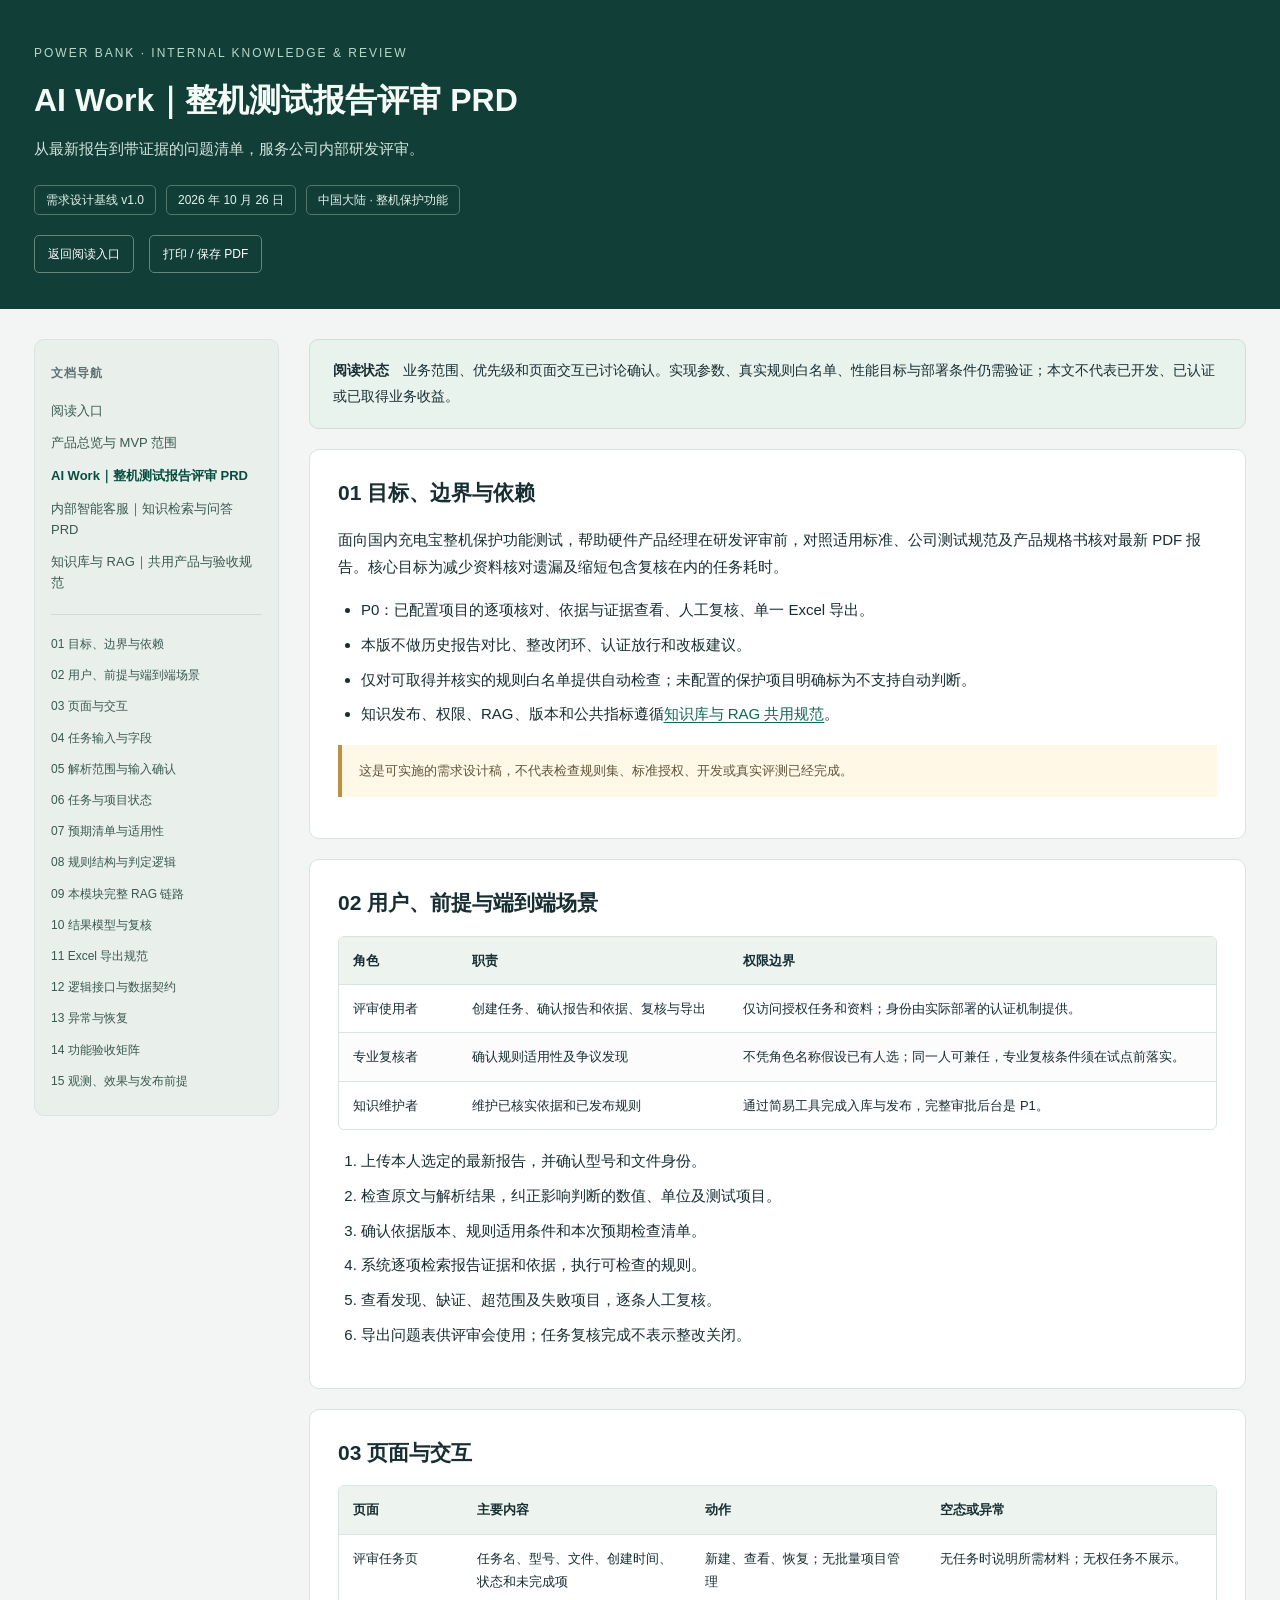
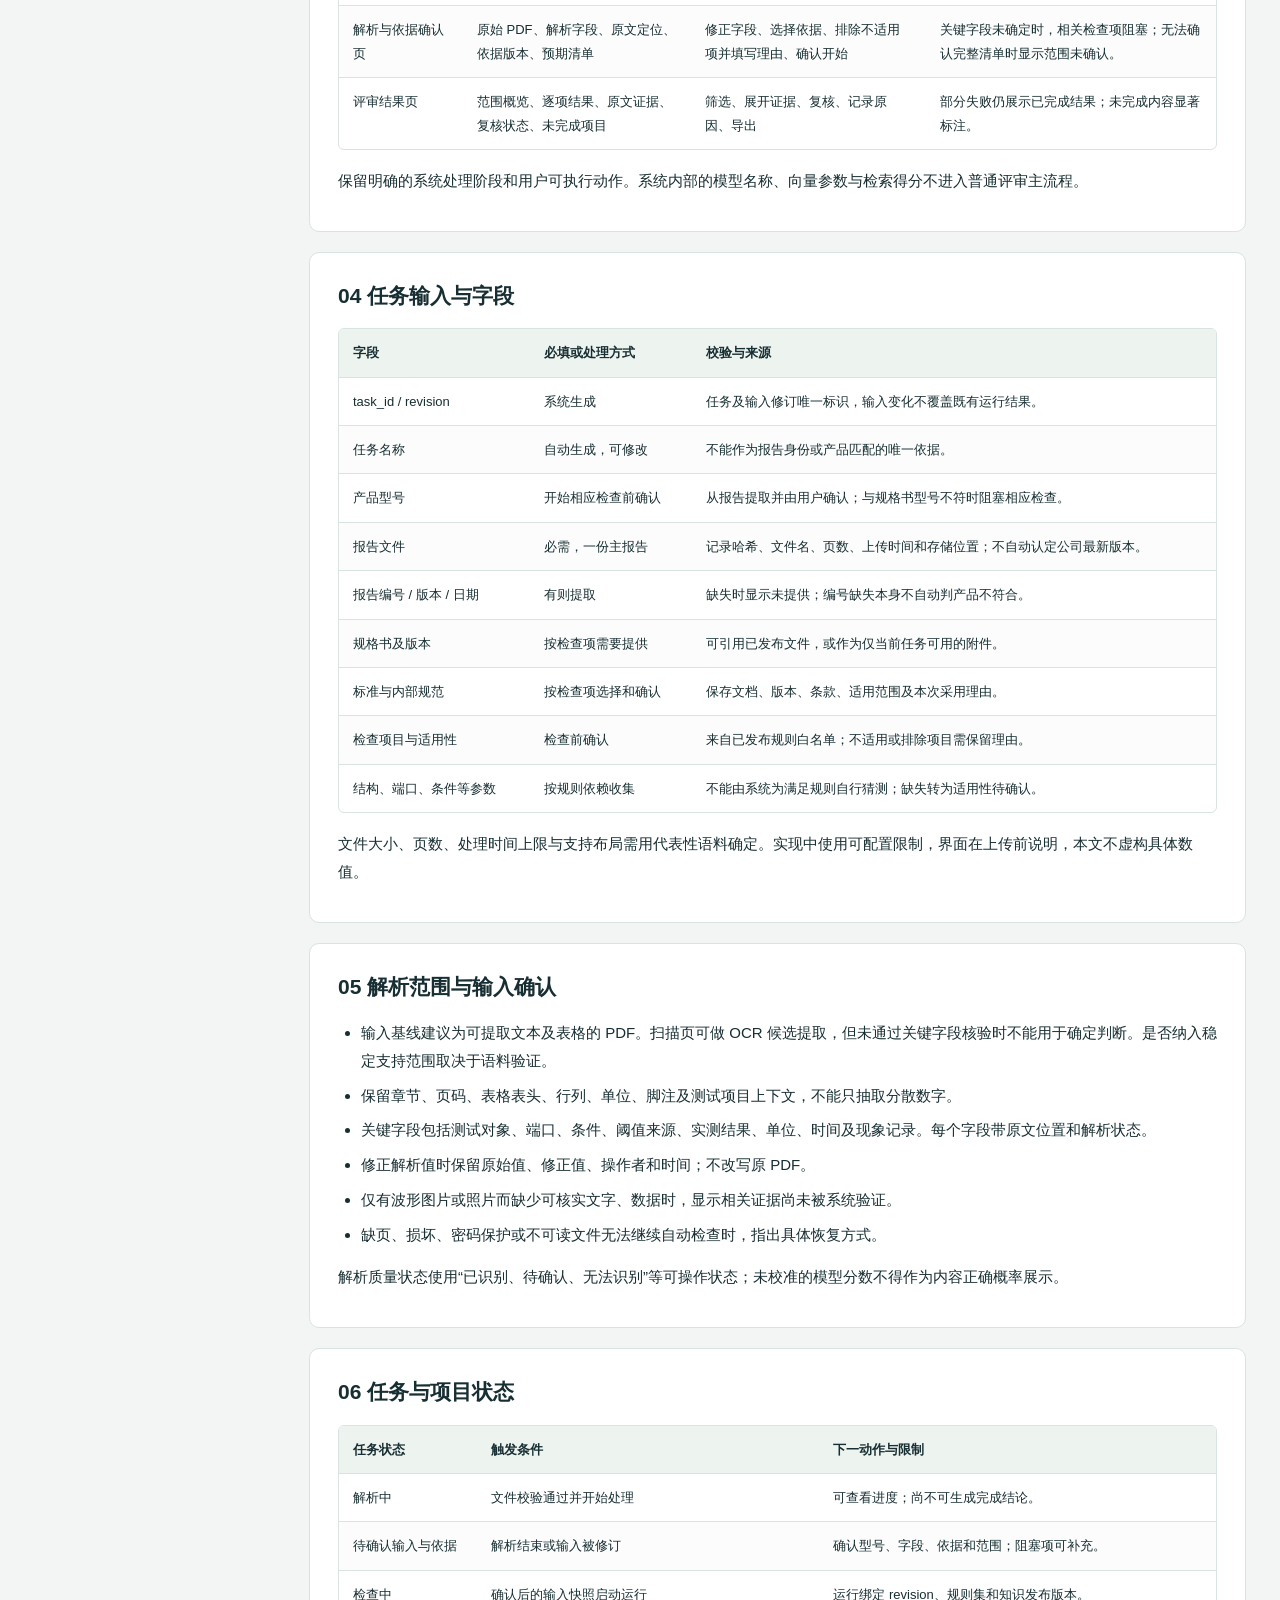
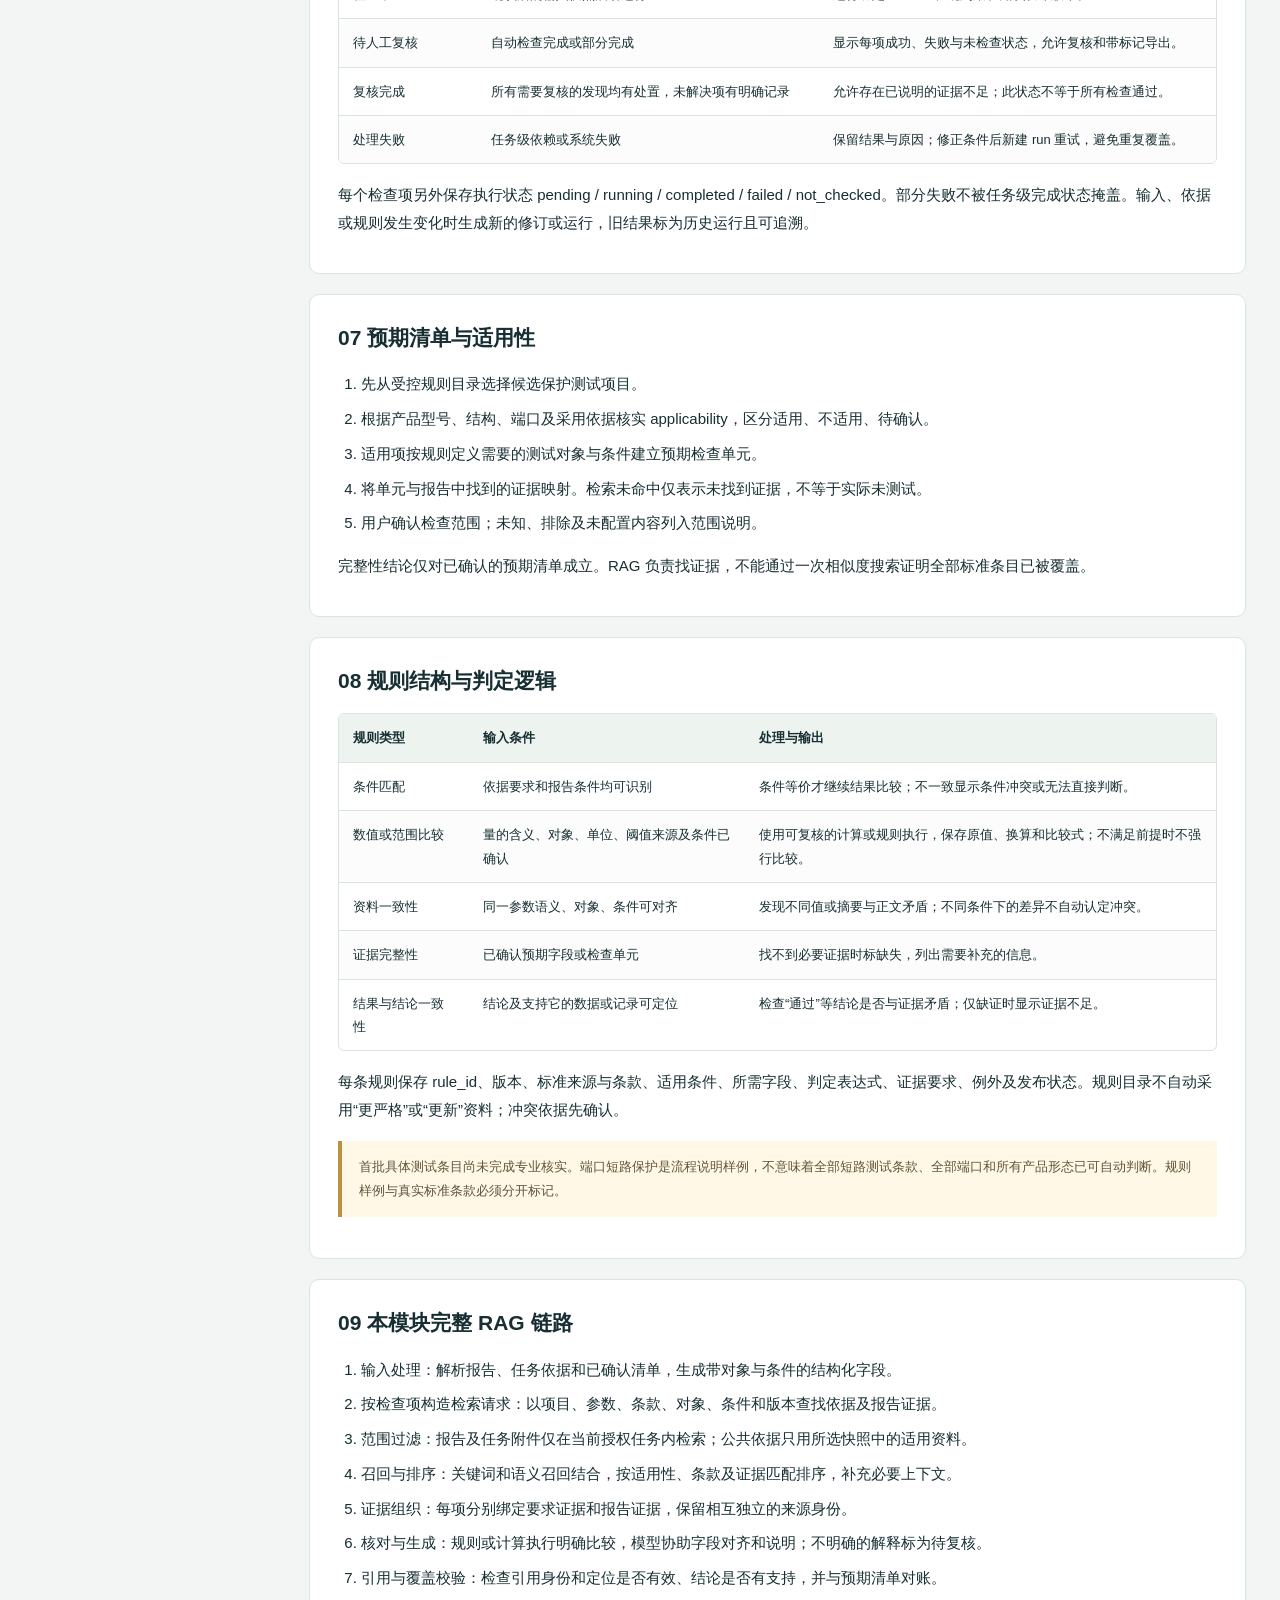
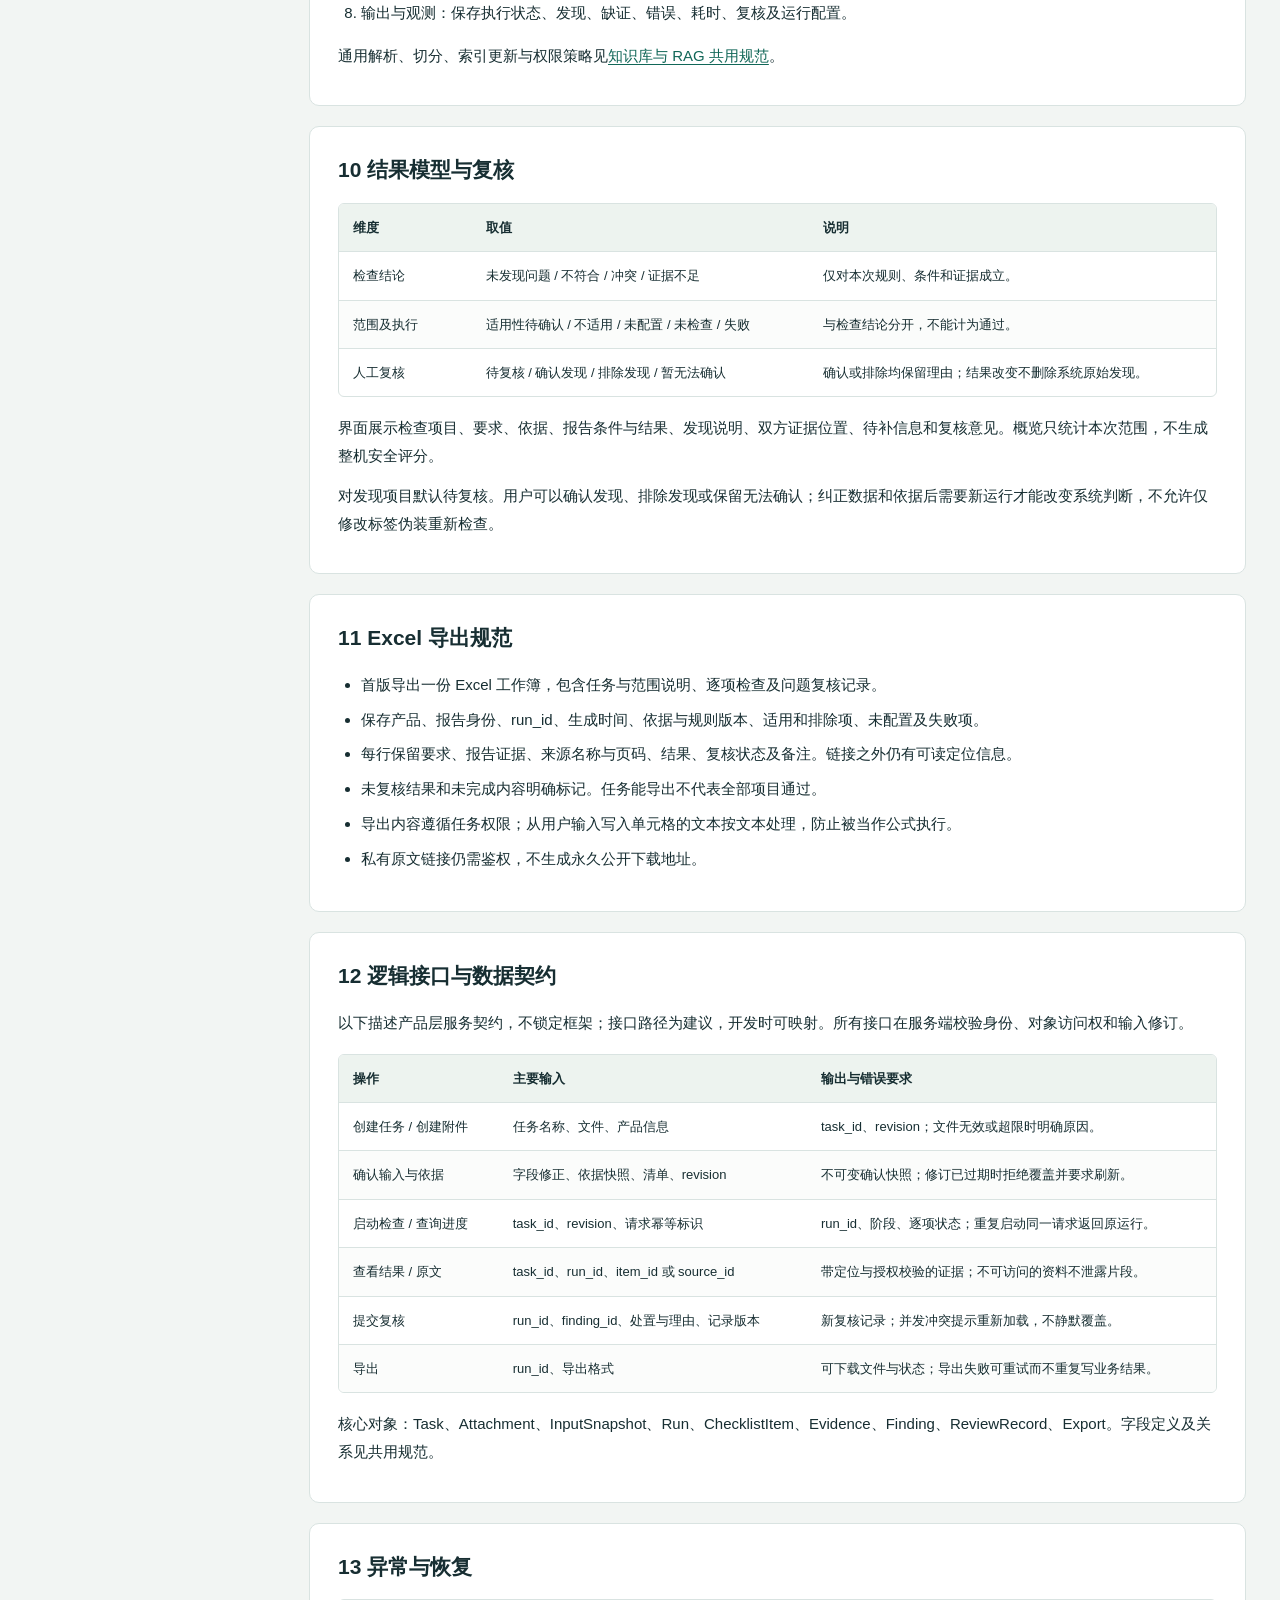
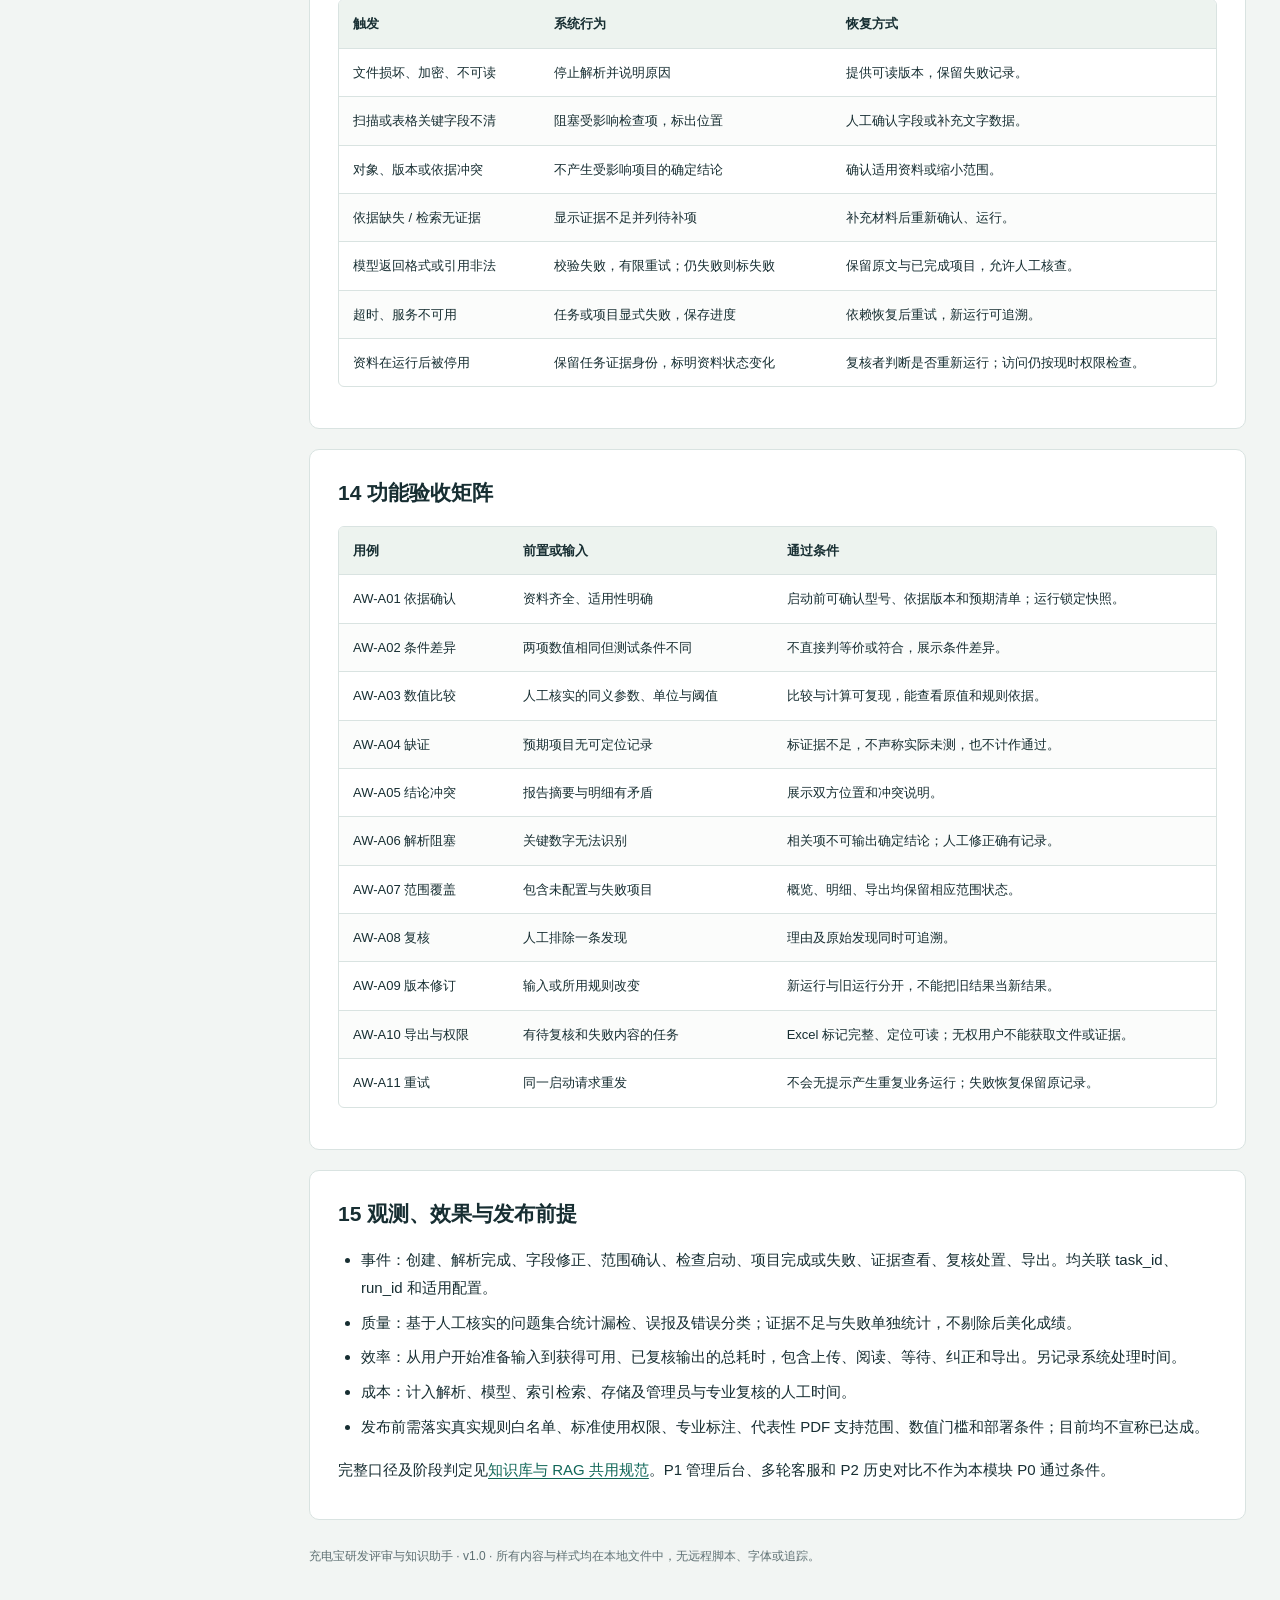
<file: 产品需求文档-v1.0/01-AI-Work报告评审PRD.html>
<!doctype html><html lang="zh-CN"><head><meta charset="utf-8"><meta name="viewport" content="width=device-width, initial-scale=1"><title>AI Work｜整机测试报告评审 PRD</title><style>
:root{--ink:#172e32;--muted:#5e7073;--line:#d9e3e1;--bg:#f2f5f3;--accent:#116758;--soft:#e9f3ee}
*{box-sizing:border-box}html{scroll-behavior:smooth}body{margin:0;background:var(--bg);color:var(--ink);font:15px/1.85 -apple-system,BlinkMacSystemFont,"PingFang SC","Microsoft YaHei",sans-serif}a{color:var(--accent);text-underline-offset:3px;overflow-wrap:anywhere}a:hover{color:#084e42}header{background:#123e38;color:#f4faf6;padding:42px 0 36px}.frame{max-width:1320px;margin:auto;padding:0 34px}.eyebrow{font-size:12px;letter-spacing:2px;color:#b8d8c8}.hero h1{font-size:32px;line-height:1.4;margin:14px 0 12px;font-weight:680}.hero p{max-width:850px;color:#d4e5df;margin:0;font-size:15px}.meta{display:flex;gap:10px;flex-wrap:wrap;margin-top:22px}.badge{font-size:12px;line-height:1.7;padding:4px 11px;border:1px solid #51776b;border-radius:5px;color:#e4f2eb}.layout{display:grid;grid-template-columns:245px minmax(0,1fr);gap:30px;align-items:start;padding-top:30px;padding-bottom:60px}.sidebar{position:sticky;top:18px;max-height:calc(100vh - 36px);overflow:auto;padding:18px 16px;background:#e9efeb;border:1px solid var(--line);border-radius:10px;font-size:13px}.sidebar h2{font-size:12px;color:var(--muted);margin:4px 0 10px;letter-spacing:1px}.sidebar a{display:block;padding:6px 0;text-decoration:none;color:#395951;line-height:1.6}.sidebar .active{font-weight:700;color:#074e41}.sidebar hr{border:0;border-top:1px solid #cedad2;margin:14px 0}.sidebar .local{font-size:12px}.main{min-width:0}.intro{padding:18px 23px;background:var(--soft);border:1px solid #cfe0d4;border-radius:9px;margin-bottom:20px;font-size:14px}.intro p{margin:0}section{background:#fff;padding:27px 28px 24px;border:1px solid var(--line);border-radius:10px;margin-bottom:20px;scroll-margin-top:20px}section h2{font-size:21px;line-height:1.5;margin:0 0 17px;font-weight:650}p{margin:12px 0}li{margin:7px 0}ul,ol{padding-left:23px}.table-wrap{overflow-x:auto;margin:17px 0;border:1px solid var(--line);border-radius:6px}table{width:100%;border-collapse:collapse;font-size:13px;line-height:1.8}th{background:#edf3ef;font-weight:650;text-align:left;vertical-align:top}th,td{padding:12px 14px;border-bottom:1px solid var(--line);min-width:90px;overflow-wrap:anywhere;vertical-align:top}tr:last-child td{border-bottom:0}tbody tr:nth-child(even){background:#fbfcfb}th:first-child,td:first-child{min-width:115px}.note{padding:14px 17px;margin:17px 0;border-left:4px solid #be9141;background:#fff8e7;font-size:13px;color:#615339}pre{white-space:pre-wrap;overflow-wrap:anywhere;padding:20px;background:#102f2d;color:#e1eee7;border-radius:6px;font-size:12px;line-height:1.8}footer{color:var(--muted);font-size:12px;margin:25px 0}.cards{display:grid;grid-template-columns:1fr 1fr;gap:16px;margin:20px 0}.card{display:block;padding:23px;border:1px solid var(--line);background:white;border-radius:8px;text-decoration:none}.card small{font-size:11px;letter-spacing:1.5px;color:var(--muted)}.card h3{font-size:19px;line-height:1.6;margin:9px 0;color:var(--ink)}.card p{font-size:13px;color:var(--muted);margin:0}.card:hover{border-color:#76a18a}.actions{display:flex;gap:15px;align-items:center;margin-top:20px}.actions a,.actions button{border:1px solid #638679;border-radius:5px;padding:7px 13px;color:white;text-decoration:none;background:transparent;font:inherit;font-size:12px;cursor:pointer}.actions a:hover,.actions button:hover{background:#25564b}.index-main{max-width:1100px;margin:30px auto 60px;padding:0 34px}.overview{display:grid;grid-template-columns:1fr 1fr;gap:20px}.overview .box{background:var(--soft);border-radius:7px;padding:20px}.box strong{font-size:18px}.box p{font-size:14px;margin-bottom:0}.revision{font-size:13px;color:var(--muted)}
@media(max-width:900px){.frame{padding:0 20px}.layout{grid-template-columns:1fr;padding-top:20px;gap:18px}.sidebar{position:static;max-height:none}.sidebar .local,.sidebar hr{display:none}.sidebar a{display:inline-block;margin-right:15px}.hero h1{font-size:27px}header{padding-top:30px}.index-main{padding:0 20px}.table-wrap table{min-width:650px}}
@media(max-width:560px){.cards,.overview{grid-template-columns:1fr}section{padding:21px 18px}.hero h1{font-size:24px}.meta{gap:7px}.frame{padding-left:15px;padding-right:15px}.intro{padding:16px}section h2{font-size:19px}.index-main{padding:0 15px}}
@media print{body{background:#fff;font-size:10pt;color:#111}header{background:white!important;color:#111;padding:0 0 15px;border-bottom:2px solid #244d42}.frame{padding:0;max-width:none}.hero h1{font-size:22pt}.eyebrow,.hero p{color:#444}.badge{color:#333;border-color:#aaa}.actions,.sidebar{display:none}.layout{display:block;padding-top:18px}.intro{background:#f5f5f5;padding:12px}.main{width:100%}section{padding:10px 0 15px;border:0;border-bottom:1px solid #ddd;border-radius:0;margin:0 0 12px}section h2{font-size:15pt;break-after:avoid}.table-wrap{overflow:visible;border-radius:0}table{font-size:9pt;min-width:0!important}th,td{padding:7px;min-width:0!important}tr{break-inside:avoid}thead{display:table-header-group}a{color:#111;text-decoration:underline}pre{color:#111;background:#f5f5f5;font-size:9pt}.note{font-size:9pt;background:#faf6e9}.cards,.overview{grid-template-columns:1fr 1fr}.card{break-inside:avoid}.index-main{max-width:none;padding:0}.revision,footer{font-size:8pt}@page{size:A4;margin:16mm}}
</style></head><body><header><div class="frame hero"><div class="eyebrow">POWER BANK · INTERNAL KNOWLEDGE & REVIEW</div><h1>AI Work｜整机测试报告评审 PRD</h1><p>从最新报告到带证据的问题清单，服务公司内部研发评审。</p><div class="meta"><span class="badge">需求设计基线 v1.0</span><span class="badge">2026 年 10 月 26 日</span><span class="badge">中国大陆 · 整机保护功能</span></div><div class="actions"><a href="index.html">返回阅读入口</a><button type="button" onclick="window.print()">打印 / 保存 PDF</button></div></div></header><div class="frame layout"><nav class="sidebar" aria-label="文档与目录"><h2>文档导航</h2><a href="index.html">阅读入口</a><a class="" href="00-产品总览与MVP.html">产品总览与 MVP 范围</a><a class="active" href="01-AI-Work报告评审PRD.html">AI Work｜整机测试报告评审 PRD</a><a class="" href="02-内部智能客服PRD.html">内部智能客服｜知识检索与问答 PRD</a><a class="" href="03-知识库与RAG共用规范.html">知识库与 RAG｜共用产品与验收规范</a><hr><a class="local" href="#summary">01 目标、边界与依赖</a><a class="local" href="#roles">02 用户、前提与端到端场景</a><a class="local" href="#pages">03 页面与交互</a><a class="local" href="#fields">04 任务输入与字段</a><a class="local" href="#parsing">05 解析范围与输入确认</a><a class="local" href="#states">06 任务与项目状态</a><a class="local" href="#checklist">07 预期清单与适用性</a><a class="local" href="#rules">08 规则结构与判定逻辑</a><a class="local" href="#rag">09 本模块完整 RAG 链路</a><a class="local" href="#results">10 结果模型与复核</a><a class="local" href="#export">11 Excel 导出规范</a><a class="local" href="#interfaces">12 逻辑接口与数据契约</a><a class="local" href="#exceptions">13 异常与恢复</a><a class="local" href="#acceptance">14 功能验收矩阵</a><a class="local" href="#metrics">15 观测、效果与发布前提</a></nav><main class="main"><div class="intro"><p><strong>阅读状态</strong>　业务范围、优先级和页面交互已讨论确认。实现参数、真实规则白名单、性能目标与部署条件仍需验证；本文不代表已开发、已认证或已取得业务收益。</p></div><section id="summary"><h2>01 目标、边界与依赖</h2><p>面向国内充电宝整机保护功能测试，帮助硬件产品经理在研发评审前，对照适用标准、公司测试规范及产品规格书核对最新 PDF 报告。核心目标为减少资料核对遗漏及缩短包含复核在内的任务耗时。</p><ul><li>P0：已配置项目的逐项核对、依据与证据查看、人工复核、单一 Excel 导出。</li><li>本版不做历史报告对比、整改闭环、认证放行和改板建议。</li><li>仅对可取得并核实的规则白名单提供自动检查；未配置的保护项目明确标为不支持自动判断。</li><li>知识发布、权限、RAG、版本和公共指标遵循<a href="03-知识库与RAG共用规范.html">知识库与 RAG 共用规范</a>。</li></ul><aside class="note">这是可实施的需求设计稿，不代表检查规则集、标准授权、开发或真实评测已经完成。</aside></section><section id="roles"><h2>02 用户、前提与端到端场景</h2><div class="table-wrap"><table><thead><tr><th>角色</th><th>职责</th><th>权限边界</th></tr></thead><tbody><tr><td>评审使用者</td><td>创建任务、确认报告和依据、复核与导出</td><td>仅访问授权任务和资料；身份由实际部署的认证机制提供。</td></tr><tr><td>专业复核者</td><td>确认规则适用性及争议发现</td><td>不凭角色名称假设已有人选；同一人可兼任，专业复核条件须在试点前落实。</td></tr><tr><td>知识维护者</td><td>维护已核实依据和已发布规则</td><td>通过简易工具完成入库与发布，完整审批后台是 P1。</td></tr></tbody></table></div><ol><li>上传本人选定的最新报告，并确认型号和文件身份。</li><li>检查原文与解析结果，纠正影响判断的数值、单位及测试项目。</li><li>确认依据版本、规则适用条件和本次预期检查清单。</li><li>系统逐项检索报告证据和依据，执行可检查的规则。</li><li>查看发现、缺证、超范围及失败项目，逐条人工复核。</li><li>导出问题表供评审会使用；任务复核完成不表示整改关闭。</li></ol></section><section id="pages"><h2>03 页面与交互</h2><div class="table-wrap"><table><thead><tr><th>页面</th><th>主要内容</th><th>动作</th><th>空态或异常</th></tr></thead><tbody><tr><td>评审任务页</td><td>任务名、型号、文件、创建时间、状态和未完成项</td><td>新建、查看、恢复；无批量项目管理</td><td>无任务时说明所需材料；无权任务不展示。</td></tr><tr><td>解析与依据确认页</td><td>原始 PDF、解析字段、原文定位、依据版本、预期清单</td><td>修正字段、选择依据、排除不适用项并填写理由、确认开始</td><td>关键字段未确定时，相关检查项阻塞；无法确认完整清单时显示范围未确认。</td></tr><tr><td>评审结果页</td><td>范围概览、逐项结果、原文证据、复核状态、未完成项目</td><td>筛选、展开证据、复核、记录原因、导出</td><td>部分失败仍展示已完成结果；未完成内容显著标注。</td></tr></tbody></table></div><p>保留明确的系统处理阶段和用户可执行动作。系统内部的模型名称、向量参数与检索得分不进入普通评审主流程。</p></section><section id="fields"><h2>04 任务输入与字段</h2><div class="table-wrap"><table><thead><tr><th>字段</th><th>必填或处理方式</th><th>校验与来源</th></tr></thead><tbody><tr><td>task_id / revision</td><td>系统生成</td><td>任务及输入修订唯一标识，输入变化不覆盖既有运行结果。</td></tr><tr><td>任务名称</td><td>自动生成，可修改</td><td>不能作为报告身份或产品匹配的唯一依据。</td></tr><tr><td>产品型号</td><td>开始相应检查前确认</td><td>从报告提取并由用户确认；与规格书型号不符时阻塞相应检查。</td></tr><tr><td>报告文件</td><td>必需，一份主报告</td><td>记录哈希、文件名、页数、上传时间和存储位置；不自动认定公司最新版本。</td></tr><tr><td>报告编号 / 版本 / 日期</td><td>有则提取</td><td>缺失时显示未提供；编号缺失本身不自动判产品不符合。</td></tr><tr><td>规格书及版本</td><td>按检查项需要提供</td><td>可引用已发布文件，或作为仅当前任务可用的附件。</td></tr><tr><td>标准与内部规范</td><td>按检查项选择和确认</td><td>保存文档、版本、条款、适用范围及本次采用理由。</td></tr><tr><td>检查项目与适用性</td><td>检查前确认</td><td>来自已发布规则白名单；不适用或排除项目需保留理由。</td></tr><tr><td>结构、端口、条件等参数</td><td>按规则依赖收集</td><td>不能由系统为满足规则自行猜测；缺失转为适用性待确认。</td></tr></tbody></table></div><p>文件大小、页数、处理时间上限与支持布局需用代表性语料确定。实现中使用可配置限制，界面在上传前说明，本文不虚构具体数值。</p></section><section id="parsing"><h2>05 解析范围与输入确认</h2><ul><li>输入基线建议为可提取文本及表格的 PDF。扫描页可做 OCR 候选提取，但未通过关键字段核验时不能用于确定判断。是否纳入稳定支持范围取决于语料验证。</li><li>保留章节、页码、表格表头、行列、单位、脚注及测试项目上下文，不能只抽取分散数字。</li><li>关键字段包括测试对象、端口、条件、阈值来源、实测结果、单位、时间及现象记录。每个字段带原文位置和解析状态。</li><li>修正解析值时保留原始值、修正值、操作者和时间；不改写原 PDF。</li><li>仅有波形图片或照片而缺少可核实文字、数据时，显示相关证据尚未被系统验证。</li><li>缺页、损坏、密码保护或不可读文件无法继续自动检查时，指出具体恢复方式。</li></ul><p>解析质量状态使用“已识别、待确认、无法识别”等可操作状态；未校准的模型分数不得作为内容正确概率展示。</p></section><section id="states"><h2>06 任务与项目状态</h2><div class="table-wrap"><table><thead><tr><th>任务状态</th><th>触发条件</th><th>下一动作与限制</th></tr></thead><tbody><tr><td>解析中</td><td>文件校验通过并开始处理</td><td>可查看进度；尚不可生成完成结论。</td></tr><tr><td>待确认输入与依据</td><td>解析结束或输入被修订</td><td>确认型号、字段、依据和范围；阻塞项可补充。</td></tr><tr><td>检查中</td><td>确认后的输入快照启动运行</td><td>运行绑定 revision、规则集和知识发布版本。</td></tr><tr><td>待人工复核</td><td>自动检查完成或部分完成</td><td>显示每项成功、失败与未检查状态，允许复核和带标记导出。</td></tr><tr><td>复核完成</td><td>所有需要复核的发现均有处置，未解决项有明确记录</td><td>允许存在已说明的证据不足；此状态不等于所有检查通过。</td></tr><tr><td>处理失败</td><td>任务级依赖或系统失败</td><td>保留结果与原因；修正条件后新建 run 重试，避免重复覆盖。</td></tr></tbody></table></div><p>每个检查项另外保存执行状态 pending / running / completed / failed / not_checked。部分失败不被任务级完成状态掩盖。输入、依据或规则发生变化时生成新的修订或运行，旧结果标为历史运行且可追溯。</p></section><section id="checklist"><h2>07 预期清单与适用性</h2><ol><li>先从受控规则目录选择候选保护测试项目。</li><li>根据产品型号、结构、端口及采用依据核实 applicability，区分适用、不适用、待确认。</li><li>适用项按规则定义需要的测试对象与条件建立预期检查单元。</li><li>将单元与报告中找到的证据映射。检索未命中仅表示未找到证据，不等于实际未测试。</li><li>用户确认检查范围；未知、排除及未配置内容列入范围说明。</li></ol><p>完整性结论仅对已确认的预期清单成立。RAG 负责找证据，不能通过一次相似度搜索证明全部标准条目已被覆盖。</p></section><section id="rules"><h2>08 规则结构与判定逻辑</h2><div class="table-wrap"><table><thead><tr><th>规则类型</th><th>输入条件</th><th>处理与输出</th></tr></thead><tbody><tr><td>条件匹配</td><td>依据要求和报告条件均可识别</td><td>条件等价才继续结果比较；不一致显示条件冲突或无法直接判断。</td></tr><tr><td>数值或范围比较</td><td>量的含义、对象、单位、阈值来源及条件已确认</td><td>使用可复核的计算或规则执行，保存原值、换算和比较式；不满足前提时不强行比较。</td></tr><tr><td>资料一致性</td><td>同一参数语义、对象、条件可对齐</td><td>发现不同值或摘要与正文矛盾；不同条件下的差异不自动认定冲突。</td></tr><tr><td>证据完整性</td><td>已确认预期字段或检查单元</td><td>找不到必要证据时标缺失，列出需要补充的信息。</td></tr><tr><td>结果与结论一致性</td><td>结论及支持它的数据或记录可定位</td><td>检查“通过”等结论是否与证据矛盾；仅缺证时显示证据不足。</td></tr></tbody></table></div><p>每条规则保存 rule_id、版本、标准来源与条款、适用条件、所需字段、判定表达式、证据要求、例外及发布状态。规则目录不自动采用“更严格”或“更新”资料；冲突依据先确认。</p><aside class="note">首批具体测试条目尚未完成专业核实。端口短路保护是流程说明样例，不意味着全部短路测试条款、全部端口和所有产品形态已可自动判断。规则样例与真实标准条款必须分开标记。</aside></section><section id="rag"><h2>09 本模块完整 RAG 链路</h2><ol><li>输入处理：解析报告、任务依据和已确认清单，生成带对象与条件的结构化字段。</li><li>按检查项构造检索请求：以项目、参数、条款、对象、条件和版本查找依据及报告证据。</li><li>范围过滤：报告及任务附件仅在当前授权任务内检索；公共依据只用所选快照中的适用资料。</li><li>召回与排序：关键词和语义召回结合，按适用性、条款及证据匹配排序，补充必要上下文。</li><li>证据组织：每项分别绑定要求证据和报告证据，保留相互独立的来源身份。</li><li>核对与生成：规则或计算执行明确比较，模型协助字段对齐和说明；不明确的解释标为待复核。</li><li>引用与覆盖校验：检查引用身份和定位是否有效、结论是否有支持，并与预期清单对账。</li><li>输出与观测：保存执行状态、发现、缺证、错误、耗时、复核及运行配置。</li></ol><p>通用解析、切分、索引更新与权限策略见<a href="03-知识库与RAG共用规范.html#retrieval">知识库与 RAG 共用规范</a>。</p></section><section id="results"><h2>10 结果模型与复核</h2><div class="table-wrap"><table><thead><tr><th>维度</th><th>取值</th><th>说明</th></tr></thead><tbody><tr><td>检查结论</td><td>未发现问题 / 不符合 / 冲突 / 证据不足</td><td>仅对本次规则、条件和证据成立。</td></tr><tr><td>范围及执行</td><td>适用性待确认 / 不适用 / 未配置 / 未检查 / 失败</td><td>与检查结论分开，不能计为通过。</td></tr><tr><td>人工复核</td><td>待复核 / 确认发现 / 排除发现 / 暂无法确认</td><td>确认或排除均保留理由；结果改变不删除系统原始发现。</td></tr></tbody></table></div><p>界面展示检查项目、要求、依据、报告条件与结果、发现说明、双方证据位置、待补信息和复核意见。概览只统计本次范围，不生成整机安全评分。</p><p>对发现项目默认待复核。用户可以确认发现、排除发现或保留无法确认；纠正数据和依据后需要新运行才能改变系统判断，不允许仅修改标签伪装重新检查。</p></section><section id="export"><h2>11 Excel 导出规范</h2><ul><li>首版导出一份 Excel 工作簿，包含任务与范围说明、逐项检查及问题复核记录。</li><li>保存产品、报告身份、run_id、生成时间、依据与规则版本、适用和排除项、未配置及失败项。</li><li>每行保留要求、报告证据、来源名称与页码、结果、复核状态及备注。链接之外仍有可读定位信息。</li><li>未复核结果和未完成内容明确标记。任务能导出不代表全部项目通过。</li><li>导出内容遵循任务权限；从用户输入写入单元格的文本按文本处理，防止被当作公式执行。</li><li>私有原文链接仍需鉴权，不生成永久公开下载地址。</li></ul></section><section id="interfaces"><h2>12 逻辑接口与数据契约</h2><p>以下描述产品层服务契约，不锁定框架；接口路径为建议，开发时可映射。所有接口在服务端校验身份、对象访问权和输入修订。</p><div class="table-wrap"><table><thead><tr><th>操作</th><th>主要输入</th><th>输出与错误要求</th></tr></thead><tbody><tr><td>创建任务 / 创建附件</td><td>任务名称、文件、产品信息</td><td>task_id、revision；文件无效或超限时明确原因。</td></tr><tr><td>确认输入与依据</td><td>字段修正、依据快照、清单、revision</td><td>不可变确认快照；修订已过期时拒绝覆盖并要求刷新。</td></tr><tr><td>启动检查 / 查询进度</td><td>task_id、revision、请求幂等标识</td><td>run_id、阶段、逐项状态；重复启动同一请求返回原运行。</td></tr><tr><td>查看结果 / 原文</td><td>task_id、run_id、item_id 或 source_id</td><td>带定位与授权校验的证据；不可访问的资料不泄露片段。</td></tr><tr><td>提交复核</td><td>run_id、finding_id、处置与理由、记录版本</td><td>新复核记录；并发冲突提示重新加载，不静默覆盖。</td></tr><tr><td>导出</td><td>run_id、导出格式</td><td>可下载文件与状态；导出失败可重试而不重复写业务结果。</td></tr></tbody></table></div><p>核心对象：Task、Attachment、InputSnapshot、Run、ChecklistItem、Evidence、Finding、ReviewRecord、Export。字段定义及关系见共用规范。</p></section><section id="exceptions"><h2>13 异常与恢复</h2><div class="table-wrap"><table><thead><tr><th>触发</th><th>系统行为</th><th>恢复方式</th></tr></thead><tbody><tr><td>文件损坏、加密、不可读</td><td>停止解析并说明原因</td><td>提供可读版本，保留失败记录。</td></tr><tr><td>扫描或表格关键字段不清</td><td>阻塞受影响检查项，标出位置</td><td>人工确认字段或补充文字数据。</td></tr><tr><td>对象、版本或依据冲突</td><td>不产生受影响项目的确定结论</td><td>确认适用资料或缩小范围。</td></tr><tr><td>依据缺失 / 检索无证据</td><td>显示证据不足并列待补项</td><td>补充材料后重新确认、运行。</td></tr><tr><td>模型返回格式或引用非法</td><td>校验失败，有限重试；仍失败则标失败</td><td>保留原文与已完成项目，允许人工核查。</td></tr><tr><td>超时、服务不可用</td><td>任务或项目显式失败，保存进度</td><td>依赖恢复后重试，新运行可追溯。</td></tr><tr><td>资料在运行后被停用</td><td>保留任务证据身份，标明资料状态变化</td><td>复核者判断是否重新运行；访问仍按现时权限检查。</td></tr></tbody></table></div></section><section id="acceptance"><h2>14 功能验收矩阵</h2><div class="table-wrap"><table><thead><tr><th>用例</th><th>前置或输入</th><th>通过条件</th></tr></thead><tbody><tr><td>AW-A01 依据确认</td><td>资料齐全、适用性明确</td><td>启动前可确认型号、依据版本和预期清单；运行锁定快照。</td></tr><tr><td>AW-A02 条件差异</td><td>两项数值相同但测试条件不同</td><td>不直接判等价或符合，展示条件差异。</td></tr><tr><td>AW-A03 数值比较</td><td>人工核实的同义参数、单位与阈值</td><td>比较与计算可复现，能查看原值和规则依据。</td></tr><tr><td>AW-A04 缺证</td><td>预期项目无可定位记录</td><td>标证据不足，不声称实际未测，也不计作通过。</td></tr><tr><td>AW-A05 结论冲突</td><td>报告摘要与明细有矛盾</td><td>展示双方位置和冲突说明。</td></tr><tr><td>AW-A06 解析阻塞</td><td>关键数字无法识别</td><td>相关项不可输出确定结论；人工修正确有记录。</td></tr><tr><td>AW-A07 范围覆盖</td><td>包含未配置与失败项目</td><td>概览、明细、导出均保留相应范围状态。</td></tr><tr><td>AW-A08 复核</td><td>人工排除一条发现</td><td>理由及原始发现同时可追溯。</td></tr><tr><td>AW-A09 版本修订</td><td>输入或所用规则改变</td><td>新运行与旧运行分开，不能把旧结果当新结果。</td></tr><tr><td>AW-A10 导出与权限</td><td>有待复核和失败内容的任务</td><td>Excel 标记完整、定位可读；无权用户不能获取文件或证据。</td></tr><tr><td>AW-A11 重试</td><td>同一启动请求重发</td><td>不会无提示产生重复业务运行；失败恢复保留原记录。</td></tr></tbody></table></div></section><section id="metrics"><h2>15 观测、效果与发布前提</h2><ul><li>事件：创建、解析完成、字段修正、范围确认、检查启动、项目完成或失败、证据查看、复核处置、导出。均关联 task_id、run_id 和适用配置。</li><li>质量：基于人工核实的问题集合统计漏检、误报及错误分类；证据不足与失败单独统计，不剔除后美化成绩。</li><li>效率：从用户开始准备输入到获得可用、已复核输出的总耗时，包含上传、阅读、等待、纠正和导出。另记录系统处理时间。</li><li>成本：计入解析、模型、索引检索、存储及管理员与专业复核的人工时间。</li><li>发布前需落实真实规则白名单、标准使用权限、专业标注、代表性 PDF 支持范围、数值门槛和部署条件；目前均不宣称已达成。</li></ul><p>完整口径及阶段判定见<a href="03-知识库与RAG共用规范.html#evaluation">知识库与 RAG 共用规范</a>。P1 管理后台、多轮客服和 P2 历史对比不作为本模块 P0 通过条件。</p></section><footer>充电宝研发评审与知识助手 · v1.0 · 所有内容与样式均在本地文件中，无远程脚本、字体或追踪。</footer></main></div></body></html>
</file>
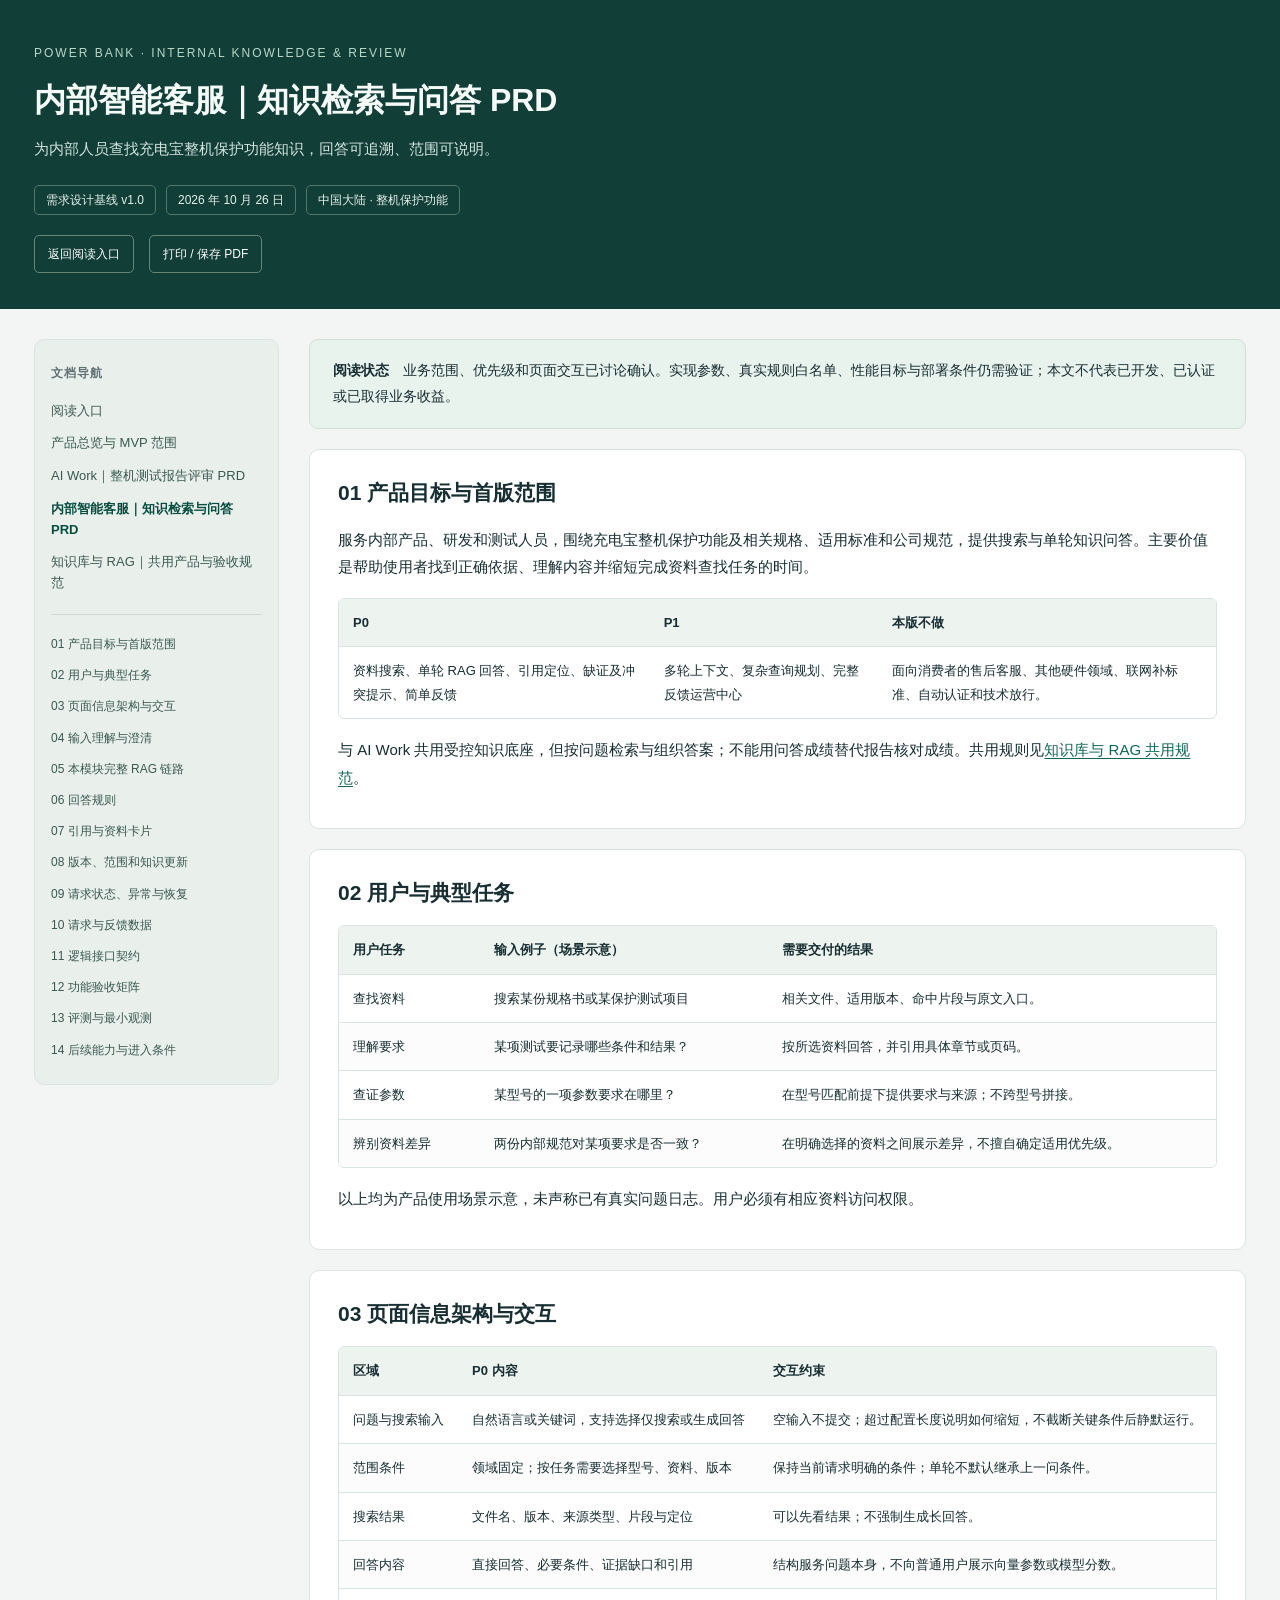
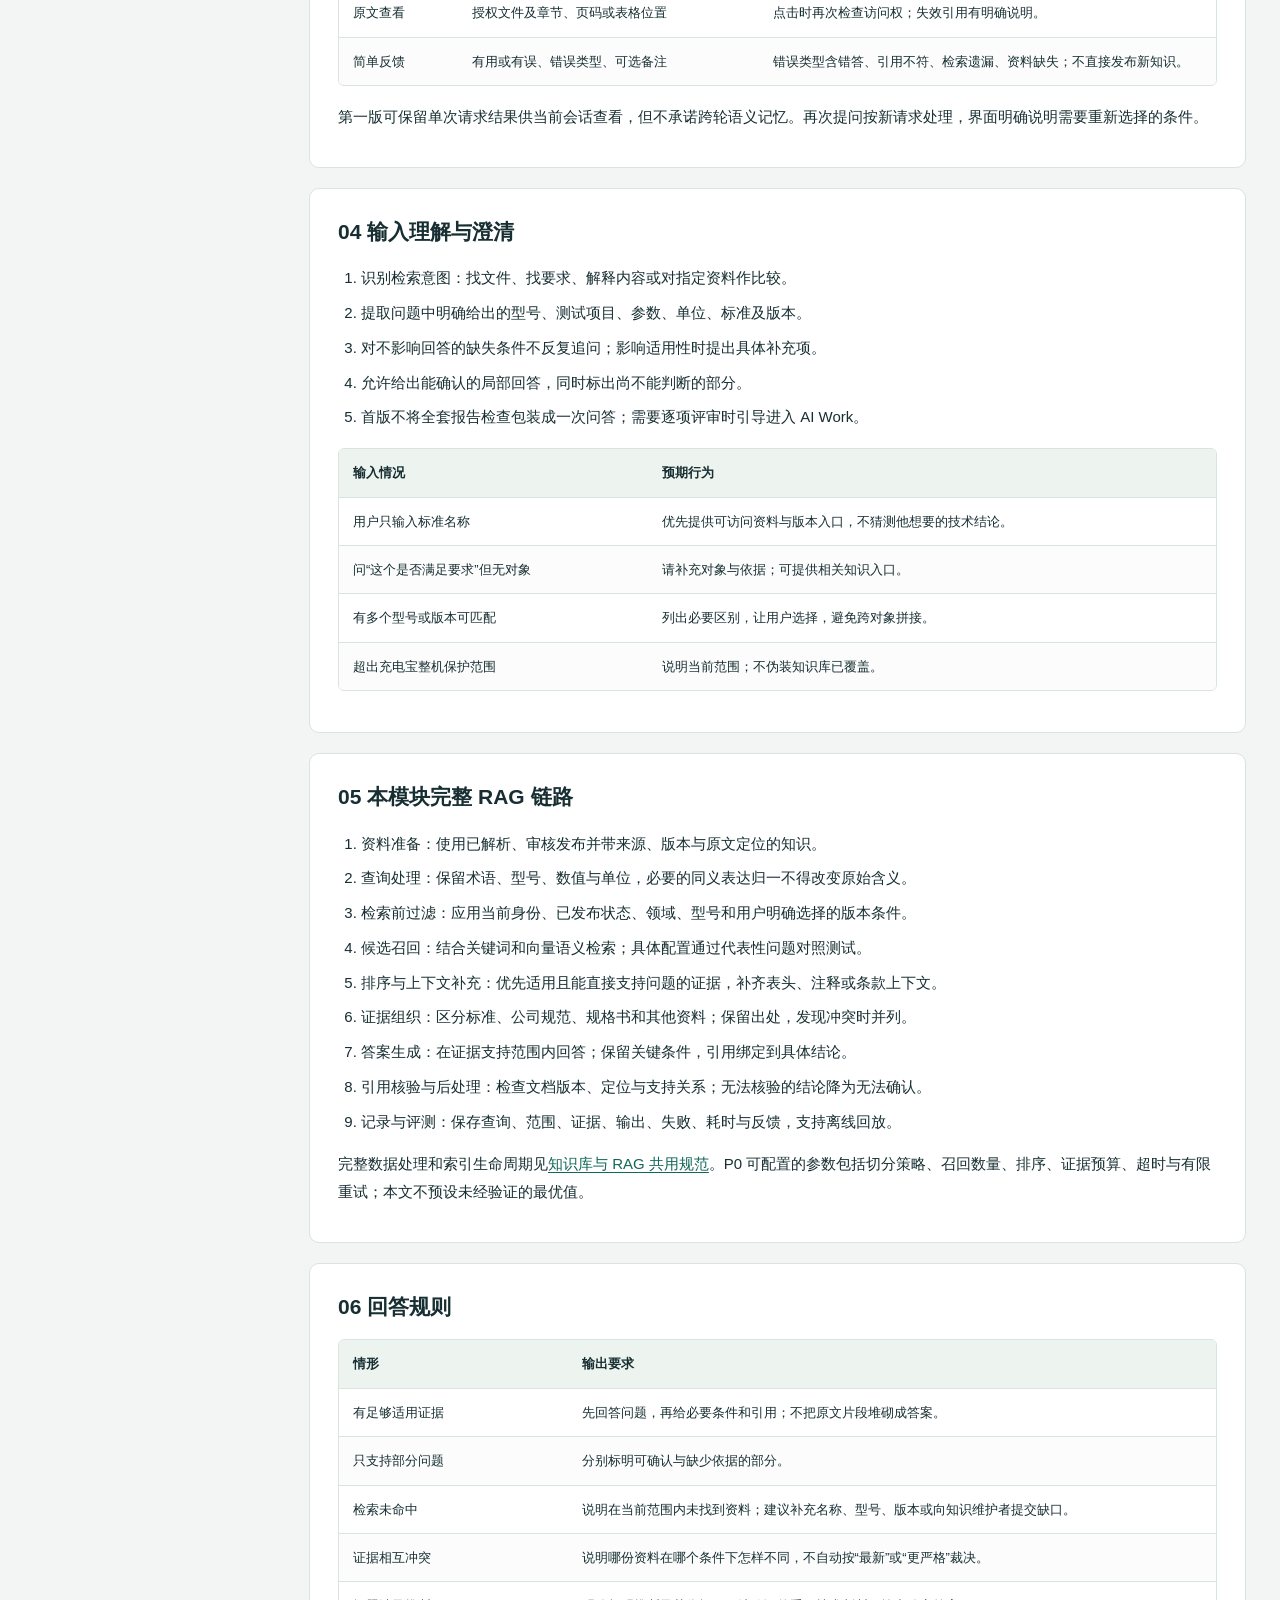
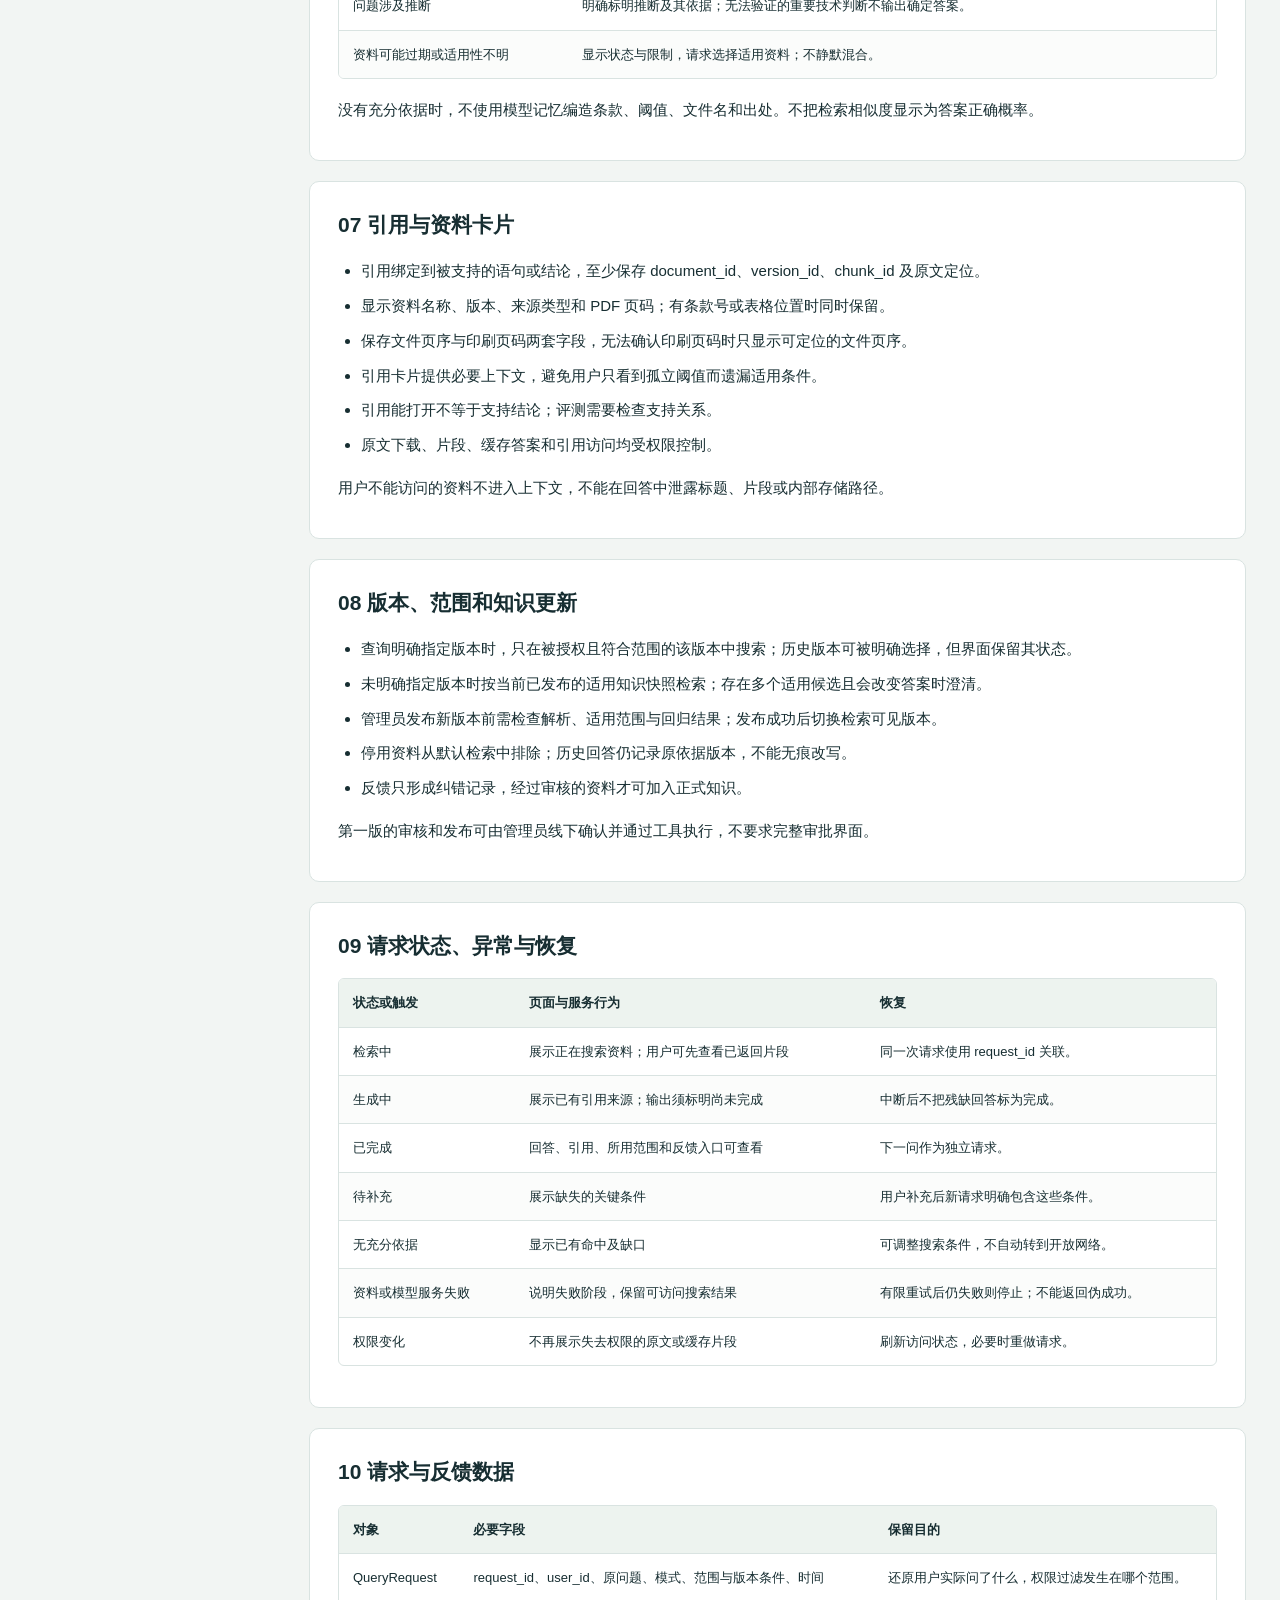
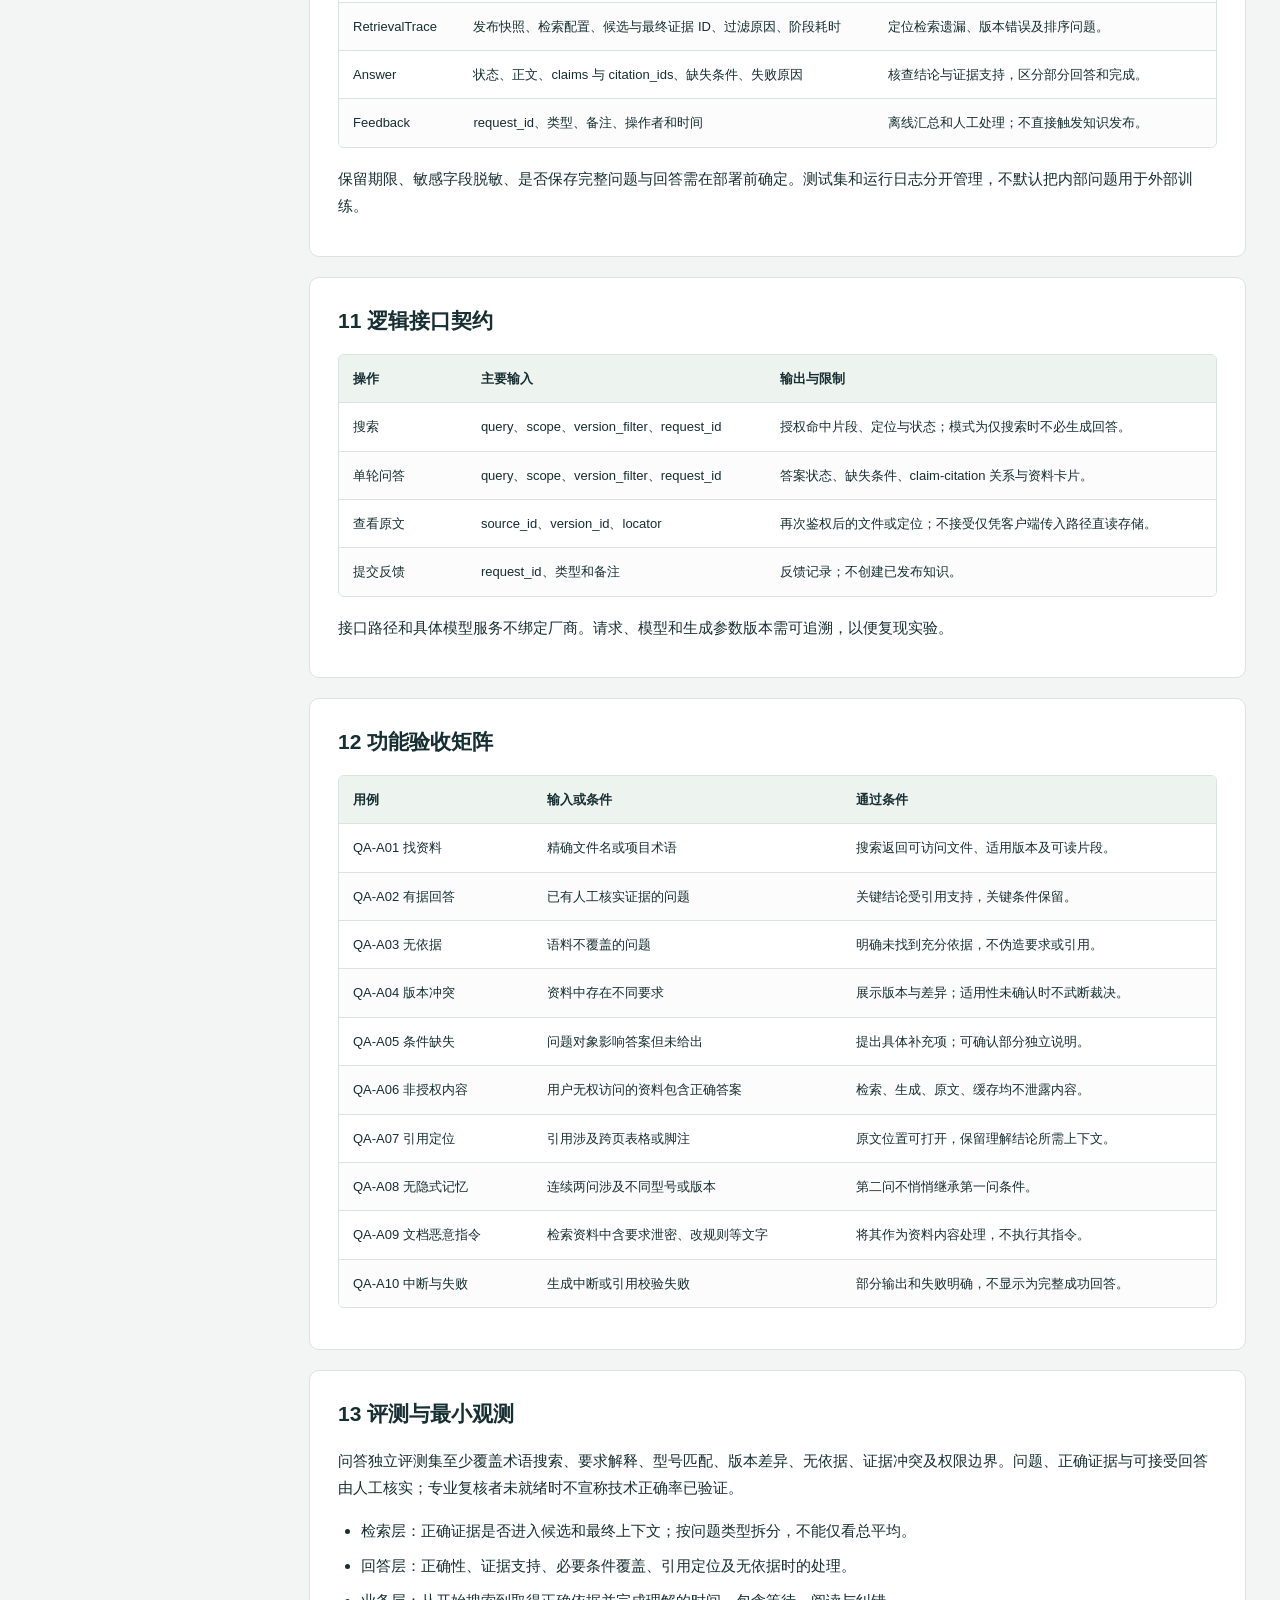
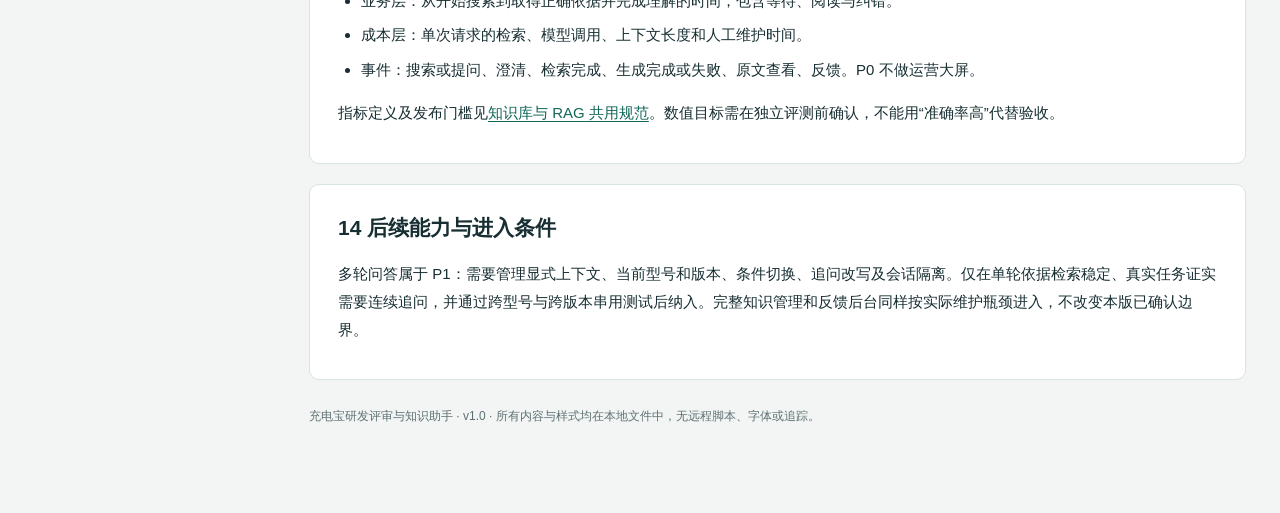
<file: 产品需求文档-v1.0/02-内部智能客服PRD.html>
<!doctype html><html lang="zh-CN"><head><meta charset="utf-8"><meta name="viewport" content="width=device-width, initial-scale=1"><title>内部智能客服｜知识检索与问答 PRD</title><style>
:root{--ink:#172e32;--muted:#5e7073;--line:#d9e3e1;--bg:#f2f5f3;--accent:#116758;--soft:#e9f3ee}
*{box-sizing:border-box}html{scroll-behavior:smooth}body{margin:0;background:var(--bg);color:var(--ink);font:15px/1.85 -apple-system,BlinkMacSystemFont,"PingFang SC","Microsoft YaHei",sans-serif}a{color:var(--accent);text-underline-offset:3px;overflow-wrap:anywhere}a:hover{color:#084e42}header{background:#123e38;color:#f4faf6;padding:42px 0 36px}.frame{max-width:1320px;margin:auto;padding:0 34px}.eyebrow{font-size:12px;letter-spacing:2px;color:#b8d8c8}.hero h1{font-size:32px;line-height:1.4;margin:14px 0 12px;font-weight:680}.hero p{max-width:850px;color:#d4e5df;margin:0;font-size:15px}.meta{display:flex;gap:10px;flex-wrap:wrap;margin-top:22px}.badge{font-size:12px;line-height:1.7;padding:4px 11px;border:1px solid #51776b;border-radius:5px;color:#e4f2eb}.layout{display:grid;grid-template-columns:245px minmax(0,1fr);gap:30px;align-items:start;padding-top:30px;padding-bottom:60px}.sidebar{position:sticky;top:18px;max-height:calc(100vh - 36px);overflow:auto;padding:18px 16px;background:#e9efeb;border:1px solid var(--line);border-radius:10px;font-size:13px}.sidebar h2{font-size:12px;color:var(--muted);margin:4px 0 10px;letter-spacing:1px}.sidebar a{display:block;padding:6px 0;text-decoration:none;color:#395951;line-height:1.6}.sidebar .active{font-weight:700;color:#074e41}.sidebar hr{border:0;border-top:1px solid #cedad2;margin:14px 0}.sidebar .local{font-size:12px}.main{min-width:0}.intro{padding:18px 23px;background:var(--soft);border:1px solid #cfe0d4;border-radius:9px;margin-bottom:20px;font-size:14px}.intro p{margin:0}section{background:#fff;padding:27px 28px 24px;border:1px solid var(--line);border-radius:10px;margin-bottom:20px;scroll-margin-top:20px}section h2{font-size:21px;line-height:1.5;margin:0 0 17px;font-weight:650}p{margin:12px 0}li{margin:7px 0}ul,ol{padding-left:23px}.table-wrap{overflow-x:auto;margin:17px 0;border:1px solid var(--line);border-radius:6px}table{width:100%;border-collapse:collapse;font-size:13px;line-height:1.8}th{background:#edf3ef;font-weight:650;text-align:left;vertical-align:top}th,td{padding:12px 14px;border-bottom:1px solid var(--line);min-width:90px;overflow-wrap:anywhere;vertical-align:top}tr:last-child td{border-bottom:0}tbody tr:nth-child(even){background:#fbfcfb}th:first-child,td:first-child{min-width:115px}.note{padding:14px 17px;margin:17px 0;border-left:4px solid #be9141;background:#fff8e7;font-size:13px;color:#615339}pre{white-space:pre-wrap;overflow-wrap:anywhere;padding:20px;background:#102f2d;color:#e1eee7;border-radius:6px;font-size:12px;line-height:1.8}footer{color:var(--muted);font-size:12px;margin:25px 0}.cards{display:grid;grid-template-columns:1fr 1fr;gap:16px;margin:20px 0}.card{display:block;padding:23px;border:1px solid var(--line);background:white;border-radius:8px;text-decoration:none}.card small{font-size:11px;letter-spacing:1.5px;color:var(--muted)}.card h3{font-size:19px;line-height:1.6;margin:9px 0;color:var(--ink)}.card p{font-size:13px;color:var(--muted);margin:0}.card:hover{border-color:#76a18a}.actions{display:flex;gap:15px;align-items:center;margin-top:20px}.actions a,.actions button{border:1px solid #638679;border-radius:5px;padding:7px 13px;color:white;text-decoration:none;background:transparent;font:inherit;font-size:12px;cursor:pointer}.actions a:hover,.actions button:hover{background:#25564b}.index-main{max-width:1100px;margin:30px auto 60px;padding:0 34px}.overview{display:grid;grid-template-columns:1fr 1fr;gap:20px}.overview .box{background:var(--soft);border-radius:7px;padding:20px}.box strong{font-size:18px}.box p{font-size:14px;margin-bottom:0}.revision{font-size:13px;color:var(--muted)}
@media(max-width:900px){.frame{padding:0 20px}.layout{grid-template-columns:1fr;padding-top:20px;gap:18px}.sidebar{position:static;max-height:none}.sidebar .local,.sidebar hr{display:none}.sidebar a{display:inline-block;margin-right:15px}.hero h1{font-size:27px}header{padding-top:30px}.index-main{padding:0 20px}.table-wrap table{min-width:650px}}
@media(max-width:560px){.cards,.overview{grid-template-columns:1fr}section{padding:21px 18px}.hero h1{font-size:24px}.meta{gap:7px}.frame{padding-left:15px;padding-right:15px}.intro{padding:16px}section h2{font-size:19px}.index-main{padding:0 15px}}
@media print{body{background:#fff;font-size:10pt;color:#111}header{background:white!important;color:#111;padding:0 0 15px;border-bottom:2px solid #244d42}.frame{padding:0;max-width:none}.hero h1{font-size:22pt}.eyebrow,.hero p{color:#444}.badge{color:#333;border-color:#aaa}.actions,.sidebar{display:none}.layout{display:block;padding-top:18px}.intro{background:#f5f5f5;padding:12px}.main{width:100%}section{padding:10px 0 15px;border:0;border-bottom:1px solid #ddd;border-radius:0;margin:0 0 12px}section h2{font-size:15pt;break-after:avoid}.table-wrap{overflow:visible;border-radius:0}table{font-size:9pt;min-width:0!important}th,td{padding:7px;min-width:0!important}tr{break-inside:avoid}thead{display:table-header-group}a{color:#111;text-decoration:underline}pre{color:#111;background:#f5f5f5;font-size:9pt}.note{font-size:9pt;background:#faf6e9}.cards,.overview{grid-template-columns:1fr 1fr}.card{break-inside:avoid}.index-main{max-width:none;padding:0}.revision,footer{font-size:8pt}@page{size:A4;margin:16mm}}
</style></head><body><header><div class="frame hero"><div class="eyebrow">POWER BANK · INTERNAL KNOWLEDGE & REVIEW</div><h1>内部智能客服｜知识检索与问答 PRD</h1><p>为内部人员查找充电宝整机保护功能知识，回答可追溯、范围可说明。</p><div class="meta"><span class="badge">需求设计基线 v1.0</span><span class="badge">2026 年 10 月 26 日</span><span class="badge">中国大陆 · 整机保护功能</span></div><div class="actions"><a href="index.html">返回阅读入口</a><button type="button" onclick="window.print()">打印 / 保存 PDF</button></div></div></header><div class="frame layout"><nav class="sidebar" aria-label="文档与目录"><h2>文档导航</h2><a href="index.html">阅读入口</a><a class="" href="00-产品总览与MVP.html">产品总览与 MVP 范围</a><a class="" href="01-AI-Work报告评审PRD.html">AI Work｜整机测试报告评审 PRD</a><a class="active" href="02-内部智能客服PRD.html">内部智能客服｜知识检索与问答 PRD</a><a class="" href="03-知识库与RAG共用规范.html">知识库与 RAG｜共用产品与验收规范</a><hr><a class="local" href="#summary">01 产品目标与首版范围</a><a class="local" href="#journey">02 用户与典型任务</a><a class="local" href="#ui">03 页面信息架构与交互</a><a class="local" href="#inputs">04 输入理解与澄清</a><a class="local" href="#rag">05 本模块完整 RAG 链路</a><a class="local" href="#answer">06 回答规则</a><a class="local" href="#citation">07 引用与资料卡片</a><a class="local" href="#version">08 版本、范围和知识更新</a><a class="local" href="#state">09 请求状态、异常与恢复</a><a class="local" href="#data">10 请求与反馈数据</a><a class="local" href="#interfaces">11 逻辑接口契约</a><a class="local" href="#acceptance">12 功能验收矩阵</a><a class="local" href="#evaluation">13 评测与最小观测</a><a class="local" href="#future">14 后续能力与进入条件</a></nav><main class="main"><div class="intro"><p><strong>阅读状态</strong>　业务范围、优先级和页面交互已讨论确认。实现参数、真实规则白名单、性能目标与部署条件仍需验证；本文不代表已开发、已认证或已取得业务收益。</p></div><section id="summary"><h2>01 产品目标与首版范围</h2><p>服务内部产品、研发和测试人员，围绕充电宝整机保护功能及相关规格、适用标准和公司规范，提供搜索与单轮知识问答。主要价值是帮助使用者找到正确依据、理解内容并缩短完成资料查找任务的时间。</p><div class="table-wrap"><table><thead><tr><th>P0</th><th>P1</th><th>本版不做</th></tr></thead><tbody><tr><td>资料搜索、单轮 RAG 回答、引用定位、缺证及冲突提示、简单反馈</td><td>多轮上下文、复杂查询规划、完整反馈运营中心</td><td>面向消费者的售后客服、其他硬件领域、联网补标准、自动认证和技术放行。</td></tr></tbody></table></div><p>与 AI Work 共用受控知识底座，但按问题检索与组织答案；不能用问答成绩替代报告核对成绩。共用规则见<a href="03-知识库与RAG共用规范.html">知识库与 RAG 共用规范</a>。</p></section><section id="journey"><h2>02 用户与典型任务</h2><div class="table-wrap"><table><thead><tr><th>用户任务</th><th>输入例子（场景示意）</th><th>需要交付的结果</th></tr></thead><tbody><tr><td>查找资料</td><td>搜索某份规格书或某保护测试项目</td><td>相关文件、适用版本、命中片段与原文入口。</td></tr><tr><td>理解要求</td><td>某项测试要记录哪些条件和结果？</td><td>按所选资料回答，并引用具体章节或页码。</td></tr><tr><td>查证参数</td><td>某型号的一项参数要求在哪里？</td><td>在型号匹配前提下提供要求与来源；不跨型号拼接。</td></tr><tr><td>辨别资料差异</td><td>两份内部规范对某项要求是否一致？</td><td>在明确选择的资料之间展示差异，不擅自确定适用优先级。</td></tr></tbody></table></div><p>以上均为产品使用场景示意，未声称已有真实问题日志。用户必须有相应资料访问权限。</p></section><section id="ui"><h2>03 页面信息架构与交互</h2><div class="table-wrap"><table><thead><tr><th>区域</th><th>P0 内容</th><th>交互约束</th></tr></thead><tbody><tr><td>问题与搜索输入</td><td>自然语言或关键词，支持选择仅搜索或生成回答</td><td>空输入不提交；超过配置长度说明如何缩短，不截断关键条件后静默运行。</td></tr><tr><td>范围条件</td><td>领域固定；按任务需要选择型号、资料、版本</td><td>保持当前请求明确的条件；单轮不默认继承上一问条件。</td></tr><tr><td>搜索结果</td><td>文件名、版本、来源类型、片段与定位</td><td>可以先看结果；不强制生成长回答。</td></tr><tr><td>回答内容</td><td>直接回答、必要条件、证据缺口和引用</td><td>结构服务问题本身，不向普通用户展示向量参数或模型分数。</td></tr><tr><td>原文查看</td><td>授权文件及章节、页码或表格位置</td><td>点击时再次检查访问权；失效引用有明确说明。</td></tr><tr><td>简单反馈</td><td>有用或有误、错误类型、可选备注</td><td>错误类型含错答、引用不符、检索遗漏、资料缺失；不直接发布新知识。</td></tr></tbody></table></div><p>第一版可保留单次请求结果供当前会话查看，但不承诺跨轮语义记忆。再次提问按新请求处理，界面明确说明需要重新选择的条件。</p></section><section id="inputs"><h2>04 输入理解与澄清</h2><ol><li>识别检索意图：找文件、找要求、解释内容或对指定资料作比较。</li><li>提取问题中明确给出的型号、测试项目、参数、单位、标准及版本。</li><li>对不影响回答的缺失条件不反复追问；影响适用性时提出具体补充项。</li><li>允许给出能确认的局部回答，同时标出尚不能判断的部分。</li><li>首版不将全套报告检查包装成一次问答；需要逐项评审时引导进入 AI Work。</li></ol><div class="table-wrap"><table><thead><tr><th>输入情况</th><th>预期行为</th></tr></thead><tbody><tr><td>用户只输入标准名称</td><td>优先提供可访问资料与版本入口，不猜测他想要的技术结论。</td></tr><tr><td>问“这个是否满足要求”但无对象</td><td>请补充对象与依据；可提供相关知识入口。</td></tr><tr><td>有多个型号或版本可匹配</td><td>列出必要区别，让用户选择，避免跨对象拼接。</td></tr><tr><td>超出充电宝整机保护范围</td><td>说明当前范围；不伪装知识库已覆盖。</td></tr></tbody></table></div></section><section id="rag"><h2>05 本模块完整 RAG 链路</h2><ol><li>资料准备：使用已解析、审核发布并带来源、版本与原文定位的知识。</li><li>查询处理：保留术语、型号、数值与单位，必要的同义表达归一不得改变原始含义。</li><li>检索前过滤：应用当前身份、已发布状态、领域、型号和用户明确选择的版本条件。</li><li>候选召回：结合关键词和向量语义检索；具体配置通过代表性问题对照测试。</li><li>排序与上下文补充：优先适用且能直接支持问题的证据，补齐表头、注释或条款上下文。</li><li>证据组织：区分标准、公司规范、规格书和其他资料；保留出处，发现冲突时并列。</li><li>答案生成：在证据支持范围内回答；保留关键条件，引用绑定到具体结论。</li><li>引用核验与后处理：检查文档版本、定位与支持关系；无法核验的结论降为无法确认。</li><li>记录与评测：保存查询、范围、证据、输出、失败、耗时与反馈，支持离线回放。</li></ol><p>完整数据处理和索引生命周期见<a href="03-知识库与RAG共用规范.html#ingestion">知识库与 RAG 共用规范</a>。P0 可配置的参数包括切分策略、召回数量、排序、证据预算、超时与有限重试；本文不预设未经验证的最优值。</p></section><section id="answer"><h2>06 回答规则</h2><div class="table-wrap"><table><thead><tr><th>情形</th><th>输出要求</th></tr></thead><tbody><tr><td>有足够适用证据</td><td>先回答问题，再给必要条件和引用；不把原文片段堆砌成答案。</td></tr><tr><td>只支持部分问题</td><td>分别标明可确认与缺少依据的部分。</td></tr><tr><td>检索未命中</td><td>说明在当前范围内未找到资料；建议补充名称、型号、版本或向知识维护者提交缺口。</td></tr><tr><td>证据相互冲突</td><td>说明哪份资料在哪个条件下怎样不同，不自动按“最新”或“更严格”裁决。</td></tr><tr><td>问题涉及推断</td><td>明确标明推断及其依据；无法验证的重要技术判断不输出确定答案。</td></tr><tr><td>资料可能过期或适用性不明</td><td>显示状态与限制，请求选择适用资料；不静默混合。</td></tr></tbody></table></div><p>没有充分依据时，不使用模型记忆编造条款、阈值、文件名和出处。不把检索相似度显示为答案正确概率。</p></section><section id="citation"><h2>07 引用与资料卡片</h2><ul><li>引用绑定到被支持的语句或结论，至少保存 document_id、version_id、chunk_id 及原文定位。</li><li>显示资料名称、版本、来源类型和 PDF 页码；有条款号或表格位置时同时保留。</li><li>保存文件页序与印刷页码两套字段，无法确认印刷页码时只显示可定位的文件页序。</li><li>引用卡片提供必要上下文，避免用户只看到孤立阈值而遗漏适用条件。</li><li>引用能打开不等于支持结论；评测需要检查支持关系。</li><li>原文下载、片段、缓存答案和引用访问均受权限控制。</li></ul><p>用户不能访问的资料不进入上下文，不能在回答中泄露标题、片段或内部存储路径。</p></section><section id="version"><h2>08 版本、范围和知识更新</h2><ul><li>查询明确指定版本时，只在被授权且符合范围的该版本中搜索；历史版本可被明确选择，但界面保留其状态。</li><li>未明确指定版本时按当前已发布的适用知识快照检索；存在多个适用候选且会改变答案时澄清。</li><li>管理员发布新版本前需检查解析、适用范围与回归结果；发布成功后切换检索可见版本。</li><li>停用资料从默认检索中排除；历史回答仍记录原依据版本，不能无痕改写。</li><li>反馈只形成纠错记录，经过审核的资料才可加入正式知识。</li></ul><p>第一版的审核和发布可由管理员线下确认并通过工具执行，不要求完整审批界面。</p></section><section id="state"><h2>09 请求状态、异常与恢复</h2><div class="table-wrap"><table><thead><tr><th>状态或触发</th><th>页面与服务行为</th><th>恢复</th></tr></thead><tbody><tr><td>检索中</td><td>展示正在搜索资料；用户可先查看已返回片段</td><td>同一次请求使用 request_id 关联。</td></tr><tr><td>生成中</td><td>展示已有引用来源；输出须标明尚未完成</td><td>中断后不把残缺回答标为完成。</td></tr><tr><td>已完成</td><td>回答、引用、所用范围和反馈入口可查看</td><td>下一问作为独立请求。</td></tr><tr><td>待补充</td><td>展示缺失的关键条件</td><td>用户补充后新请求明确包含这些条件。</td></tr><tr><td>无充分依据</td><td>显示已有命中及缺口</td><td>可调整搜索条件，不自动转到开放网络。</td></tr><tr><td>资料或模型服务失败</td><td>说明失败阶段，保留可访问搜索结果</td><td>有限重试后仍失败则停止；不能返回伪成功。</td></tr><tr><td>权限变化</td><td>不再展示失去权限的原文或缓存片段</td><td>刷新访问状态，必要时重做请求。</td></tr></tbody></table></div></section><section id="data"><h2>10 请求与反馈数据</h2><div class="table-wrap"><table><thead><tr><th>对象</th><th>必要字段</th><th>保留目的</th></tr></thead><tbody><tr><td>QueryRequest</td><td>request_id、user_id、原问题、模式、范围与版本条件、时间</td><td>还原用户实际问了什么，权限过滤发生在哪个范围。</td></tr><tr><td>RetrievalTrace</td><td>发布快照、检索配置、候选与最终证据 ID、过滤原因、阶段耗时</td><td>定位检索遗漏、版本错误及排序问题。</td></tr><tr><td>Answer</td><td>状态、正文、claims 与 citation_ids、缺失条件、失败原因</td><td>核查结论与证据支持，区分部分回答和完成。</td></tr><tr><td>Feedback</td><td>request_id、类型、备注、操作者和时间</td><td>离线汇总和人工处理；不直接触发知识发布。</td></tr></tbody></table></div><p>保留期限、敏感字段脱敏、是否保存完整问题与回答需在部署前确定。测试集和运行日志分开管理，不默认把内部问题用于外部训练。</p></section><section id="interfaces"><h2>11 逻辑接口契约</h2><div class="table-wrap"><table><thead><tr><th>操作</th><th>主要输入</th><th>输出与限制</th></tr></thead><tbody><tr><td>搜索</td><td>query、scope、version_filter、request_id</td><td>授权命中片段、定位与状态；模式为仅搜索时不必生成回答。</td></tr><tr><td>单轮问答</td><td>query、scope、version_filter、request_id</td><td>答案状态、缺失条件、claim-citation 关系与资料卡片。</td></tr><tr><td>查看原文</td><td>source_id、version_id、locator</td><td>再次鉴权后的文件或定位；不接受仅凭客户端传入路径直读存储。</td></tr><tr><td>提交反馈</td><td>request_id、类型和备注</td><td>反馈记录；不创建已发布知识。</td></tr></tbody></table></div><p>接口路径和具体模型服务不绑定厂商。请求、模型和生成参数版本需可追溯，以便复现实验。</p></section><section id="acceptance"><h2>12 功能验收矩阵</h2><div class="table-wrap"><table><thead><tr><th>用例</th><th>输入或条件</th><th>通过条件</th></tr></thead><tbody><tr><td>QA-A01 找资料</td><td>精确文件名或项目术语</td><td>搜索返回可访问文件、适用版本及可读片段。</td></tr><tr><td>QA-A02 有据回答</td><td>已有人工核实证据的问题</td><td>关键结论受引用支持，关键条件保留。</td></tr><tr><td>QA-A03 无依据</td><td>语料不覆盖的问题</td><td>明确未找到充分依据，不伪造要求或引用。</td></tr><tr><td>QA-A04 版本冲突</td><td>资料中存在不同要求</td><td>展示版本与差异；适用性未确认时不武断裁决。</td></tr><tr><td>QA-A05 条件缺失</td><td>问题对象影响答案但未给出</td><td>提出具体补充项；可确认部分独立说明。</td></tr><tr><td>QA-A06 非授权内容</td><td>用户无权访问的资料包含正确答案</td><td>检索、生成、原文、缓存均不泄露内容。</td></tr><tr><td>QA-A07 引用定位</td><td>引用涉及跨页表格或脚注</td><td>原文位置可打开，保留理解结论所需上下文。</td></tr><tr><td>QA-A08 无隐式记忆</td><td>连续两问涉及不同型号或版本</td><td>第二问不悄悄继承第一问条件。</td></tr><tr><td>QA-A09 文档恶意指令</td><td>检索资料中含要求泄密、改规则等文字</td><td>将其作为资料内容处理，不执行其指令。</td></tr><tr><td>QA-A10 中断与失败</td><td>生成中断或引用校验失败</td><td>部分输出和失败明确，不显示为完整成功回答。</td></tr></tbody></table></div></section><section id="evaluation"><h2>13 评测与最小观测</h2><p>问答独立评测集至少覆盖术语搜索、要求解释、型号匹配、版本差异、无依据、证据冲突及权限边界。问题、正确证据与可接受回答由人工核实；专业复核者未就绪时不宣称技术正确率已验证。</p><ul><li>检索层：正确证据是否进入候选和最终上下文；按问题类型拆分，不能仅看总平均。</li><li>回答层：正确性、证据支持、必要条件覆盖、引用定位及无依据时的处理。</li><li>业务层：从开始搜索到取得正确依据并完成理解的时间，包含等待、阅读与纠错。</li><li>成本层：单次请求的检索、模型调用、上下文长度和人工维护时间。</li><li>事件：搜索或提问、澄清、检索完成、生成完成或失败、原文查看、反馈。P0 不做运营大屏。</li></ul><p>指标定义及发布门槛见<a href="03-知识库与RAG共用规范.html#evaluation">知识库与 RAG 共用规范</a>。数值目标需在独立评测前确认，不能用“准确率高”代替验收。</p></section><section id="future"><h2>14 后续能力与进入条件</h2><p>多轮问答属于 P1：需要管理显式上下文、当前型号和版本、条件切换、追问改写及会话隔离。仅在单轮依据检索稳定、真实任务证实需要连续追问，并通过跨型号与跨版本串用测试后纳入。完整知识管理和反馈后台同样按实际维护瓶颈进入，不改变本版已确认边界。</p></section><footer>充电宝研发评审与知识助手 · v1.0 · 所有内容与样式均在本地文件中，无远程脚本、字体或追踪。</footer></main></div></body></html>
</file>
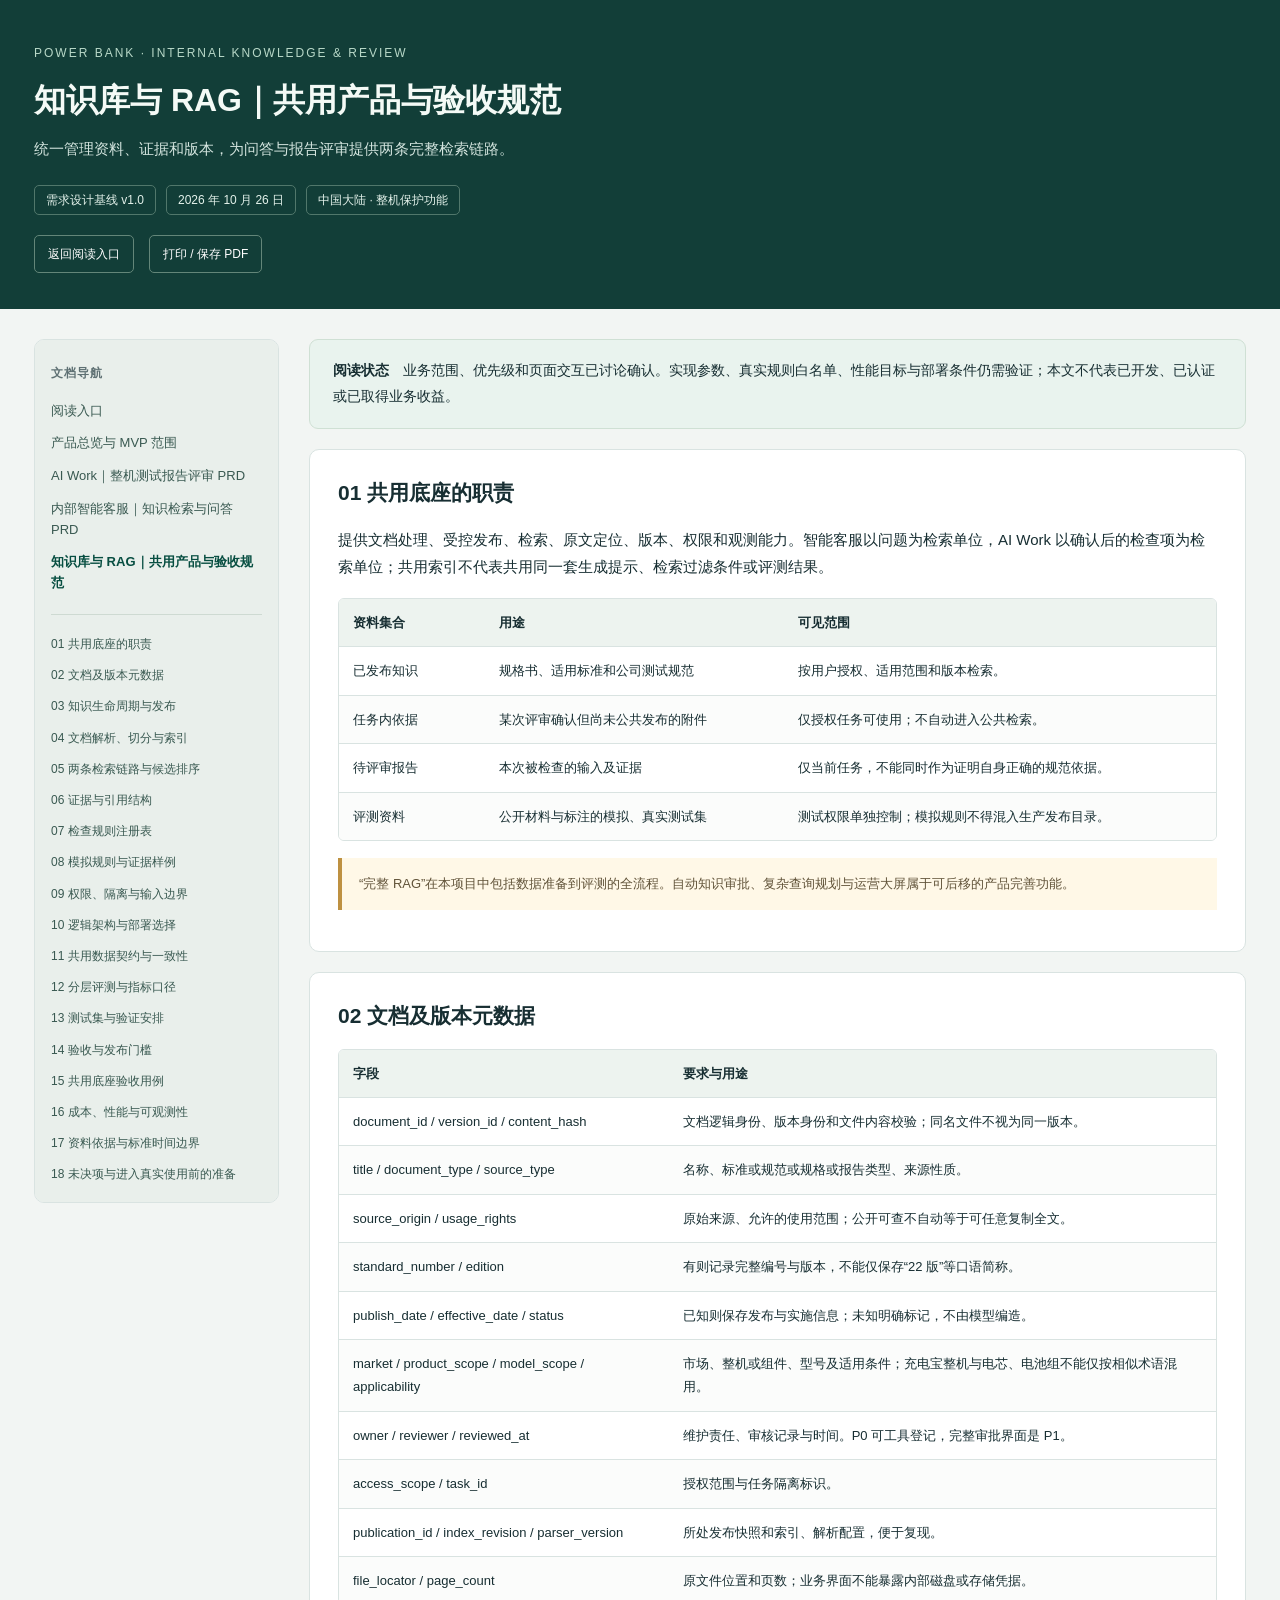
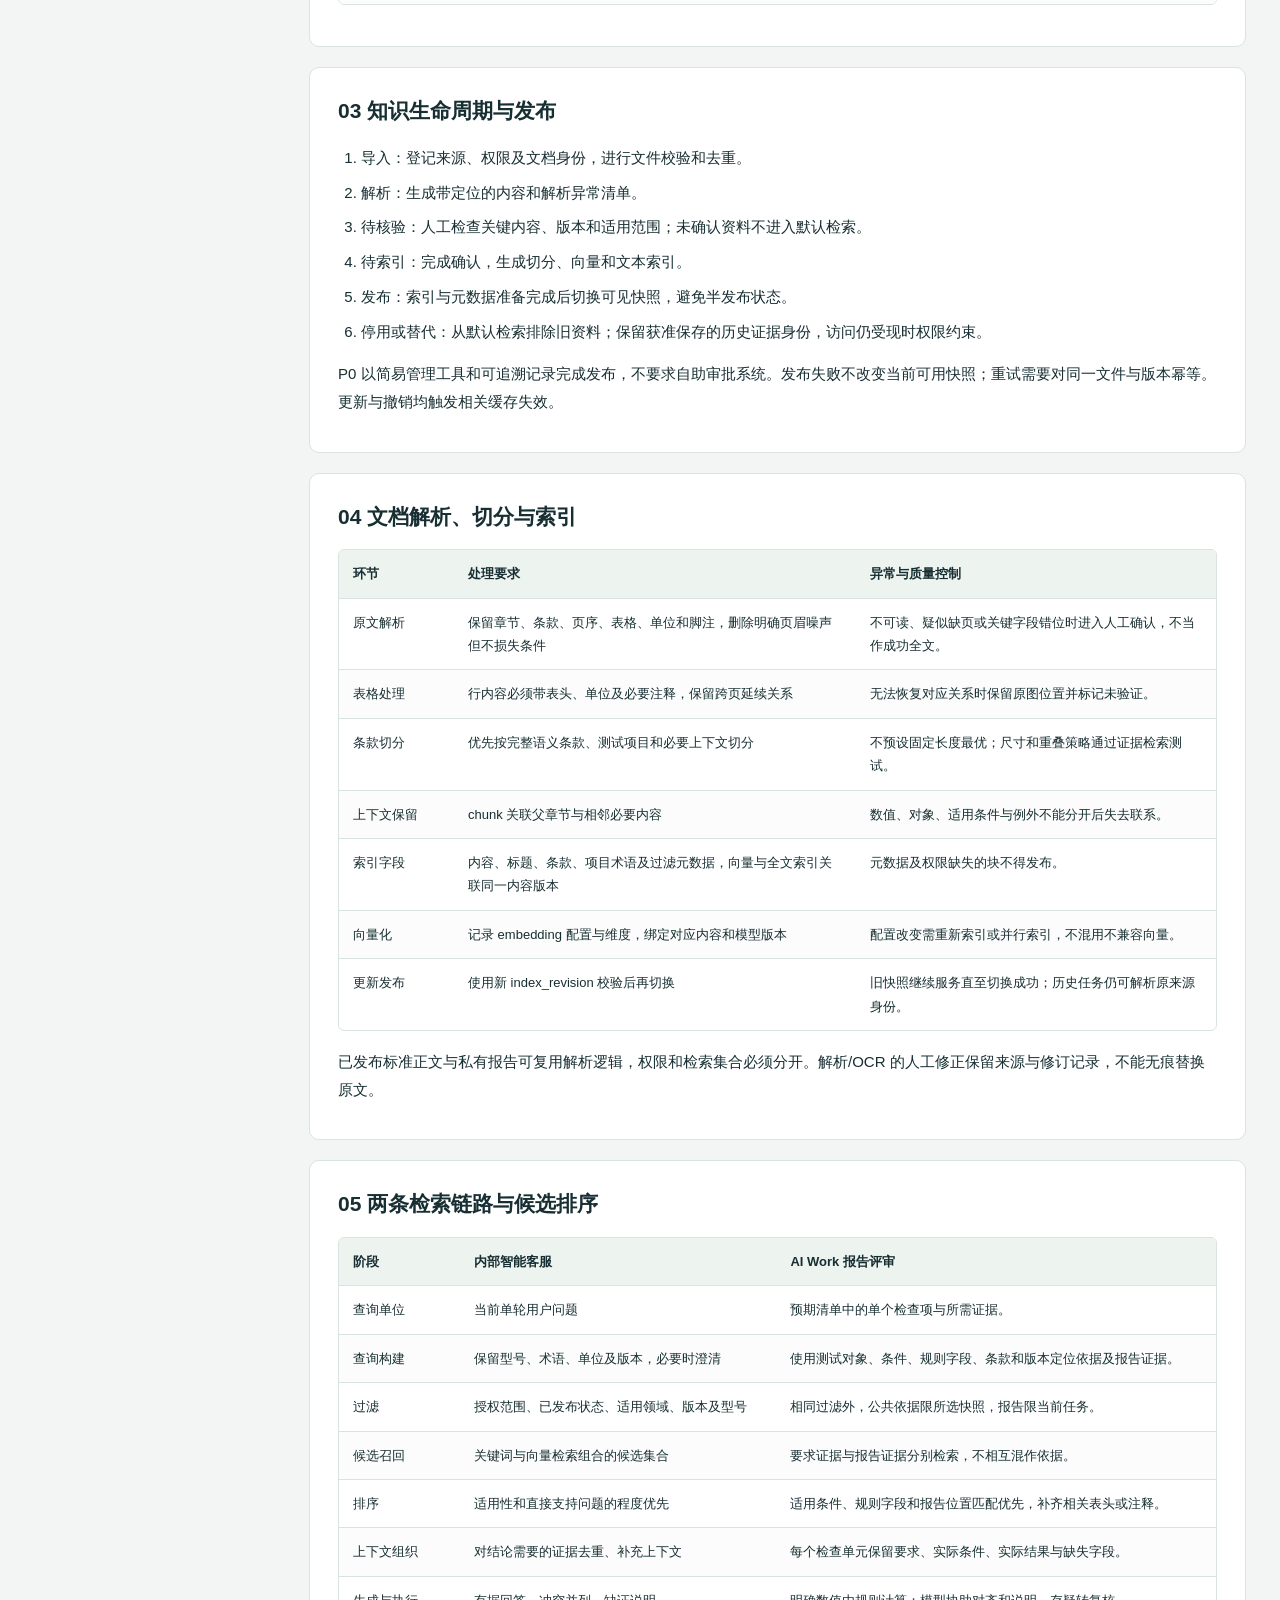
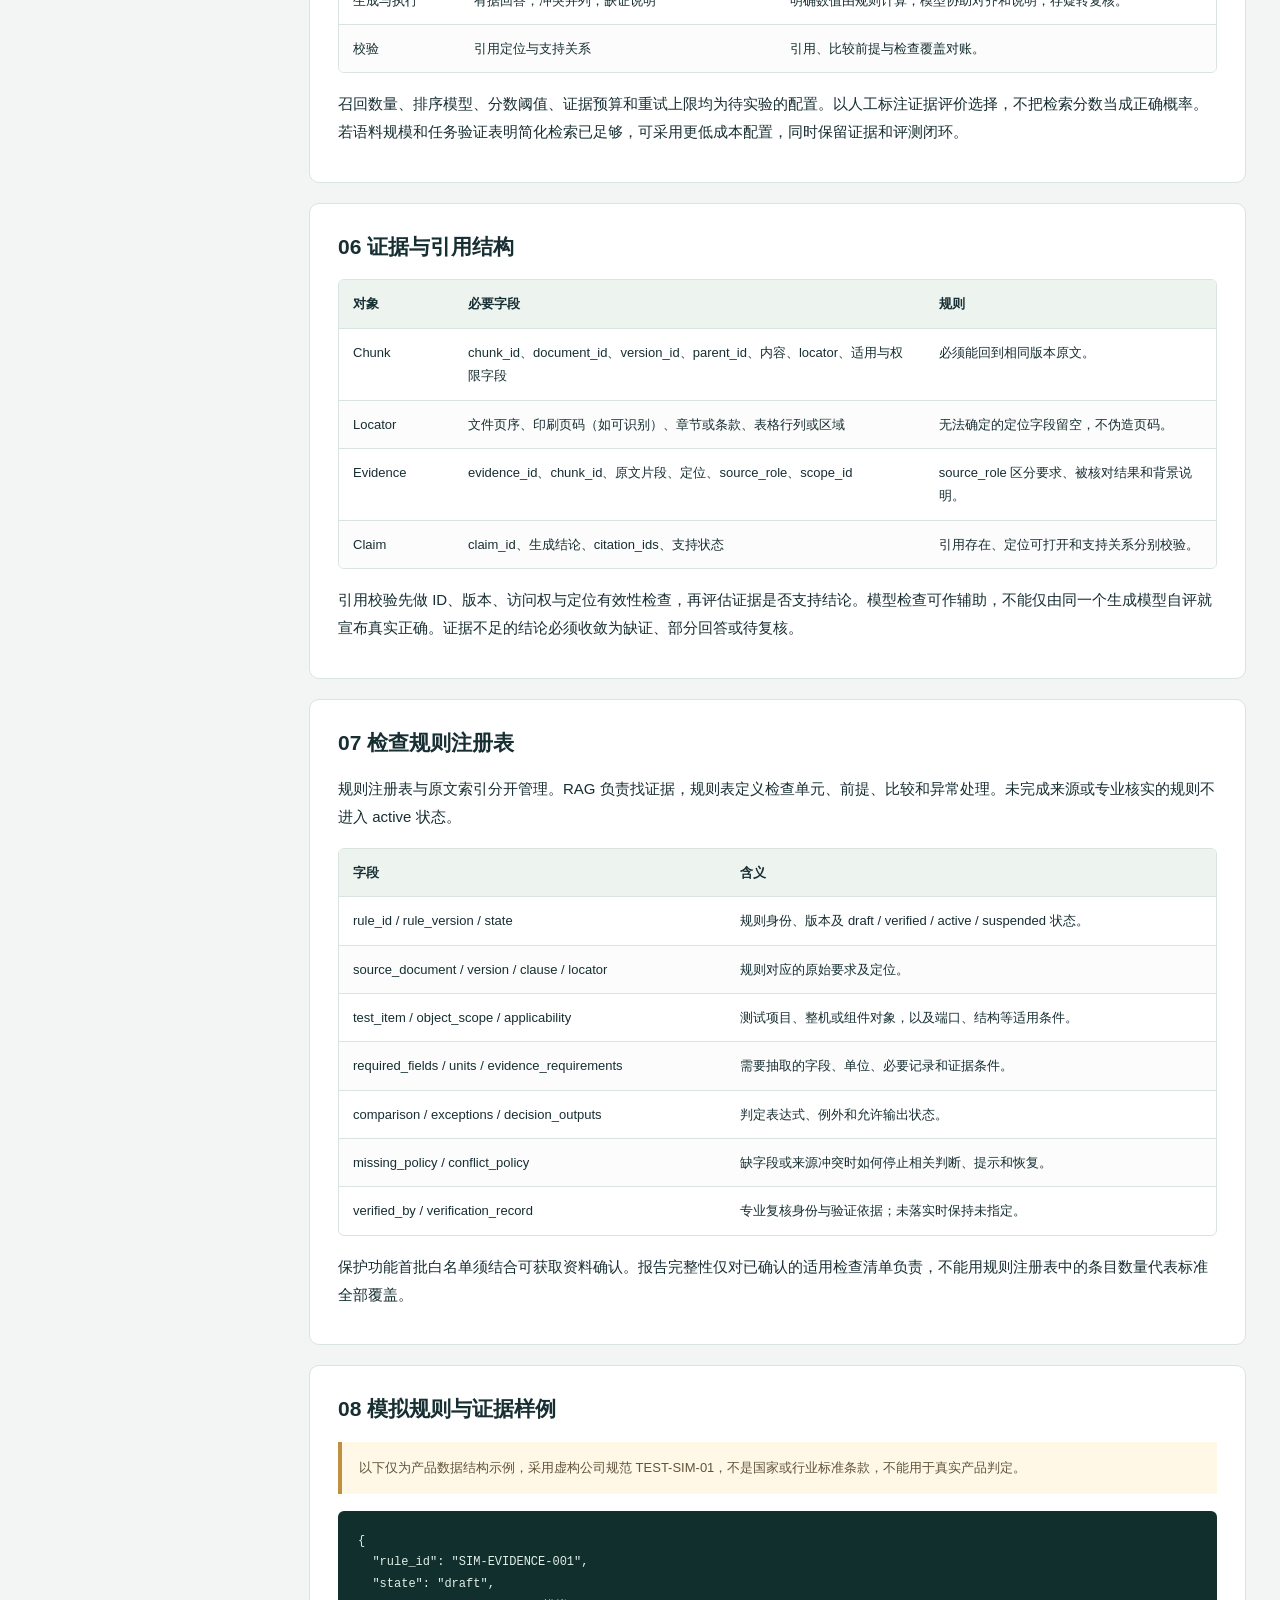
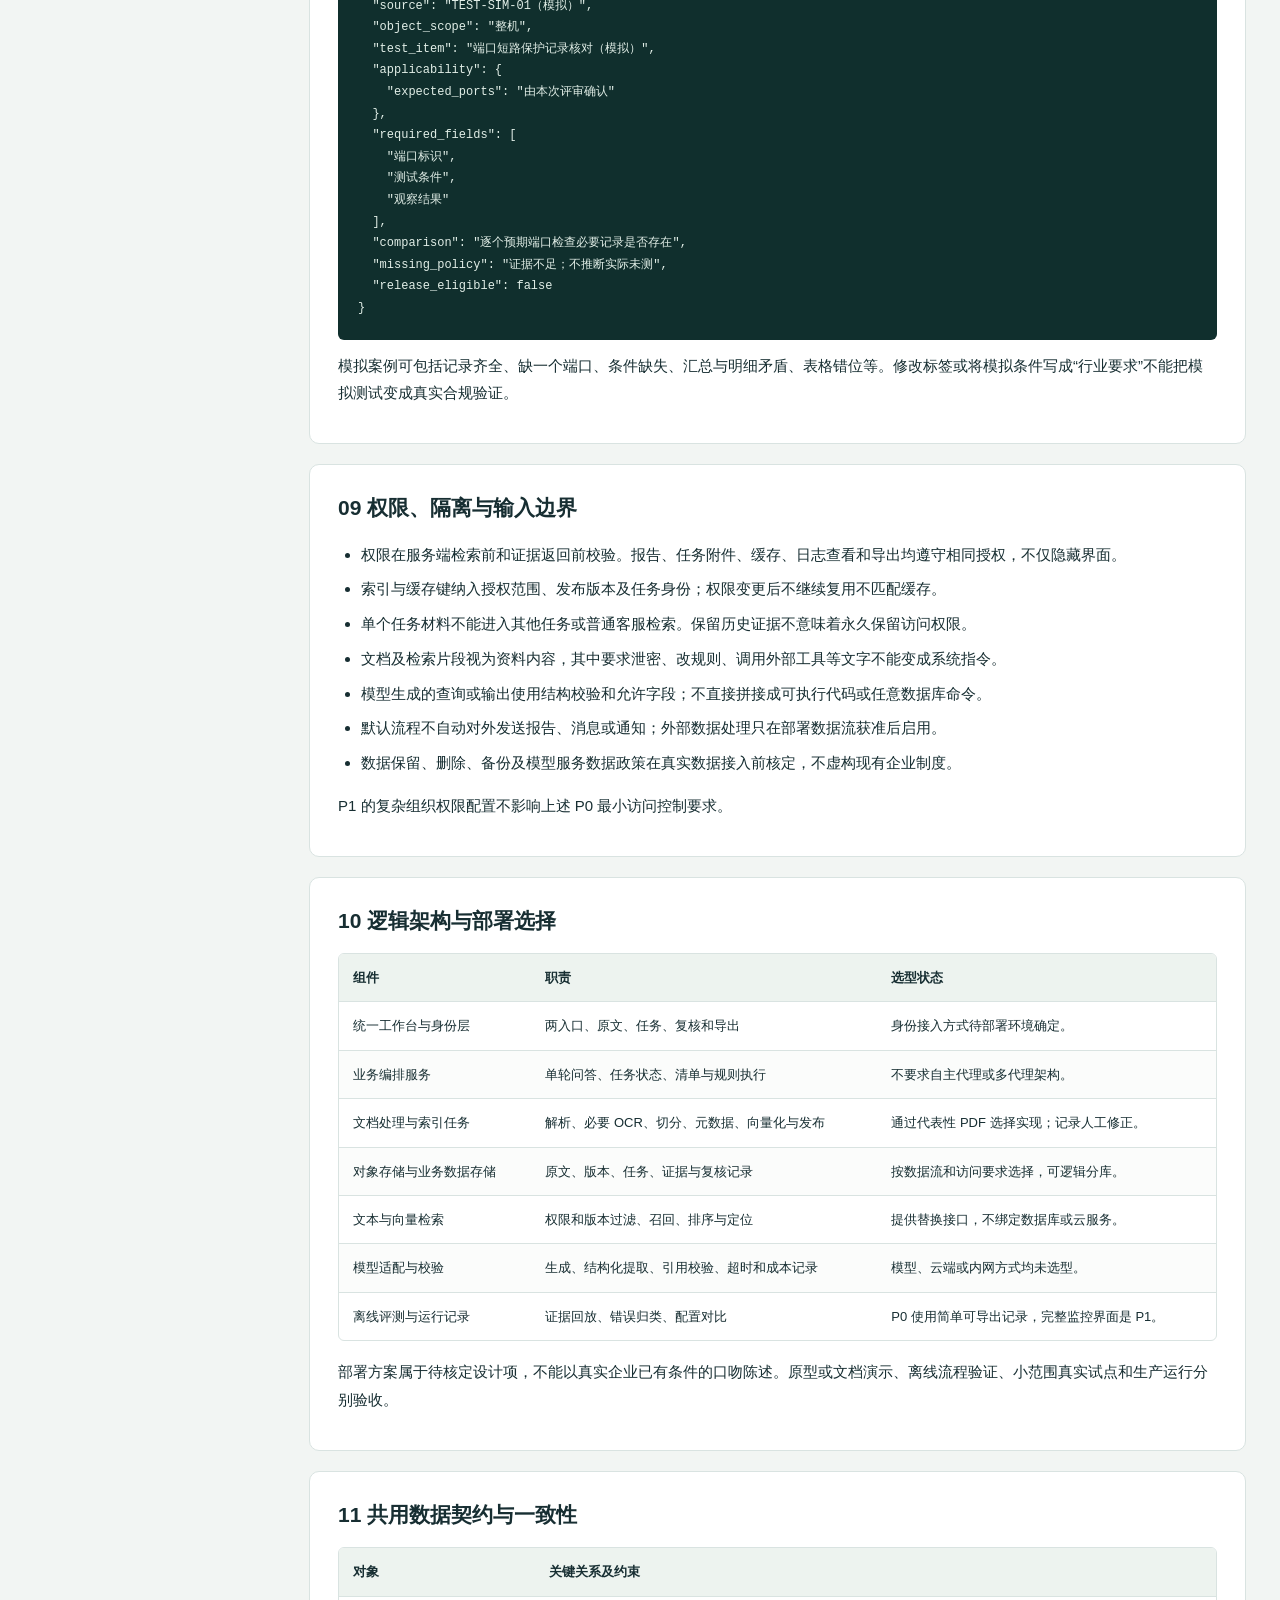
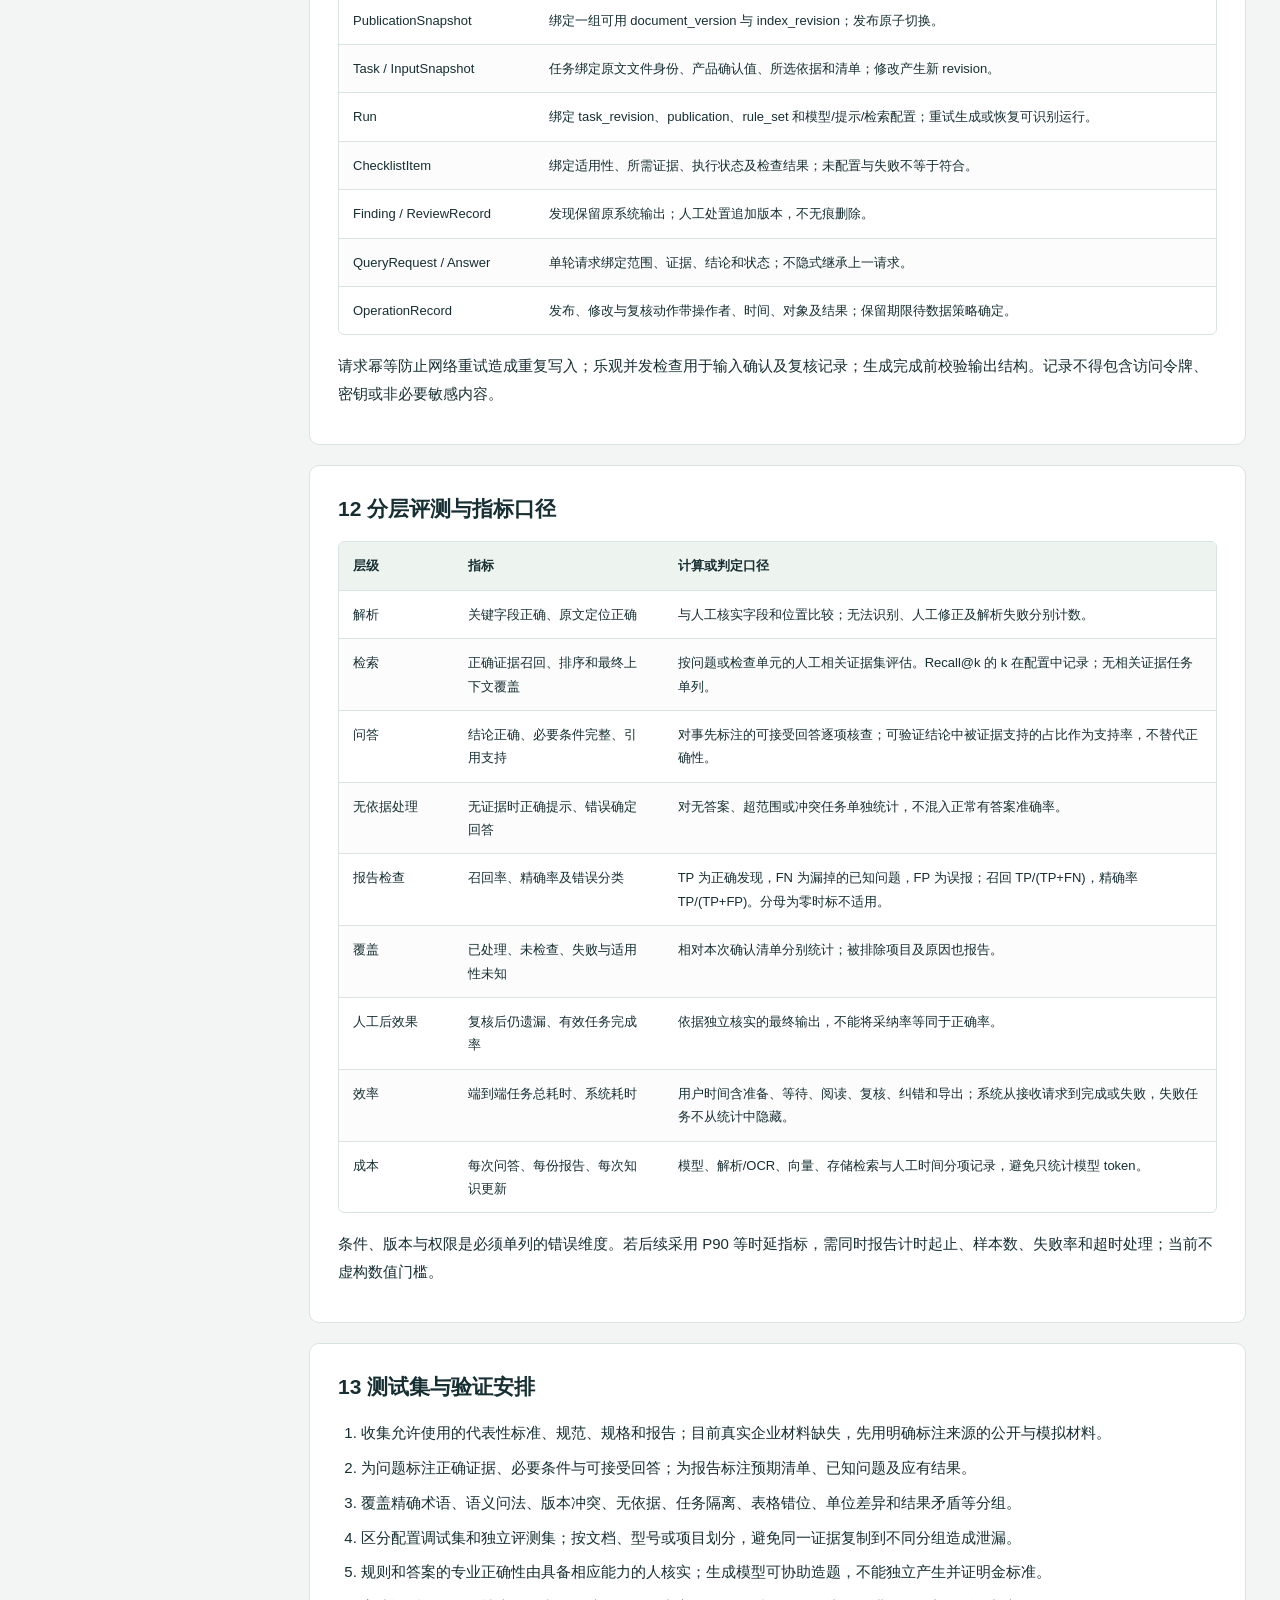
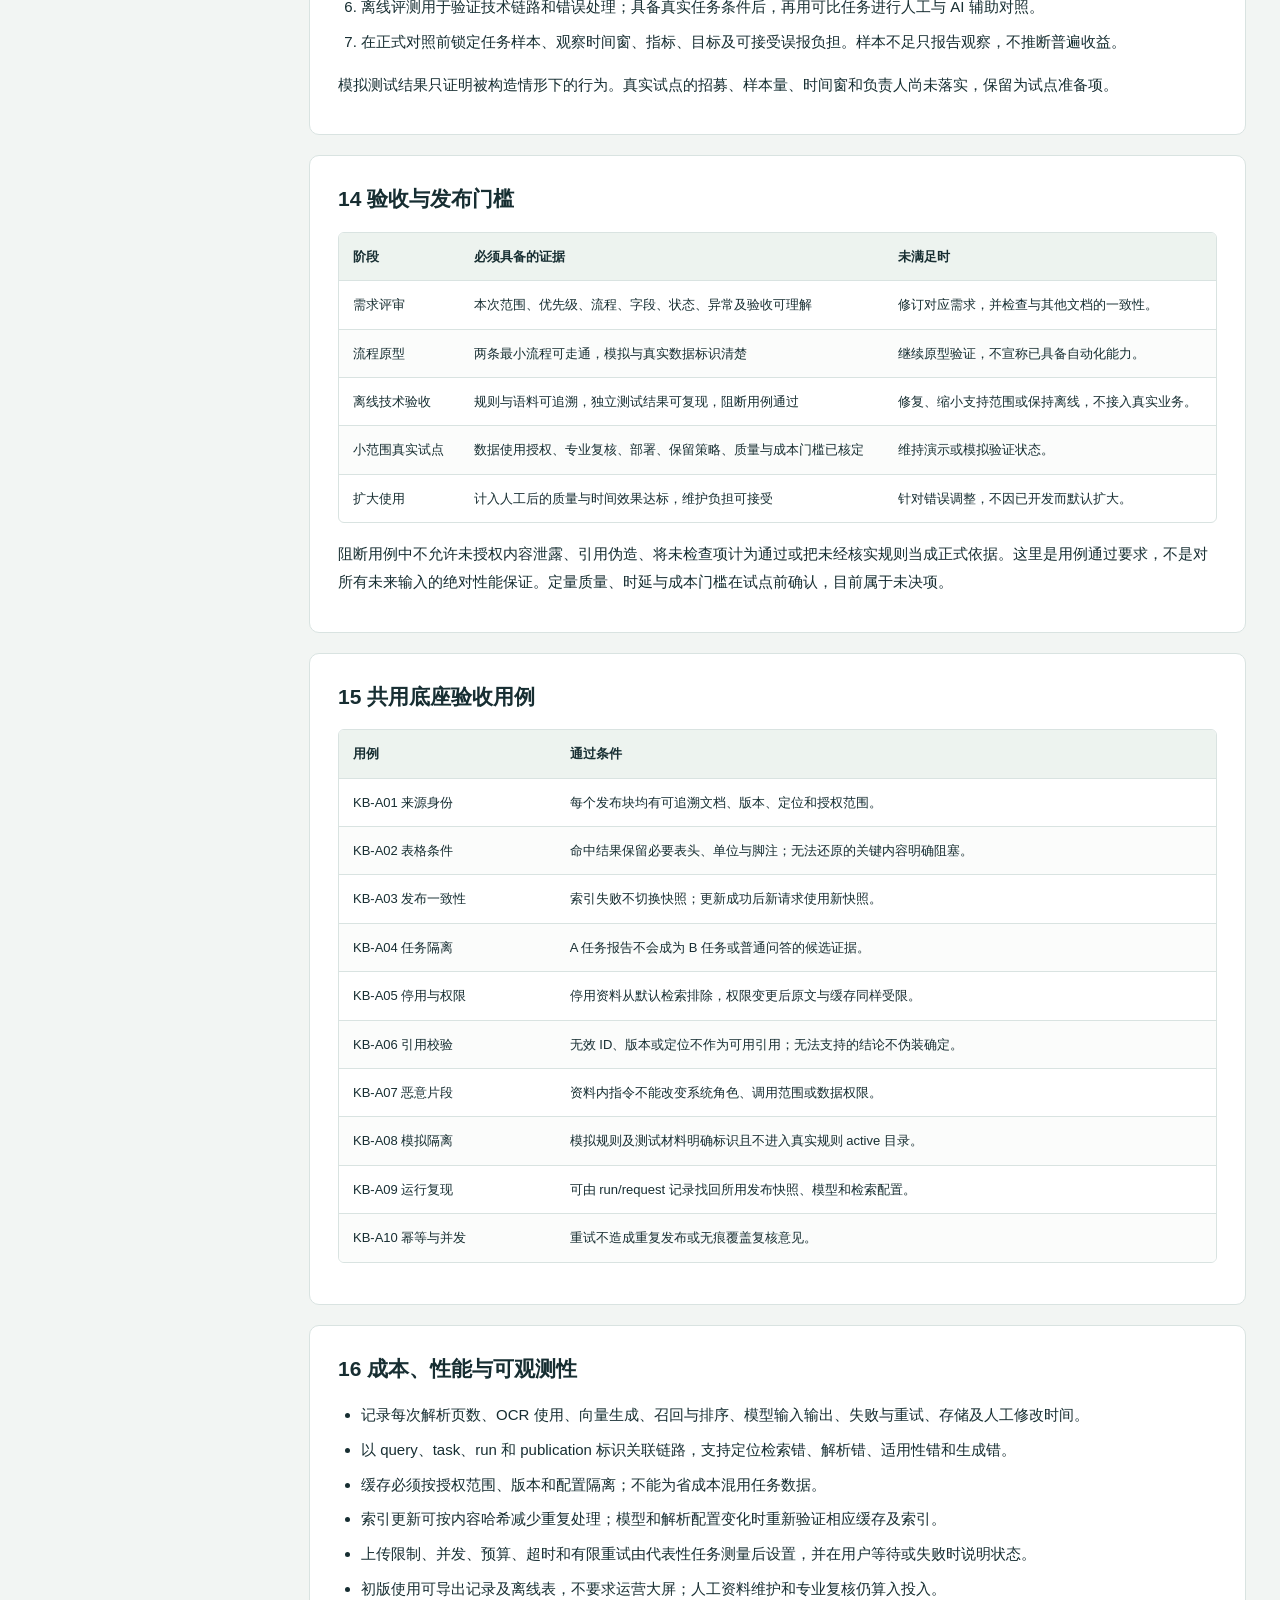
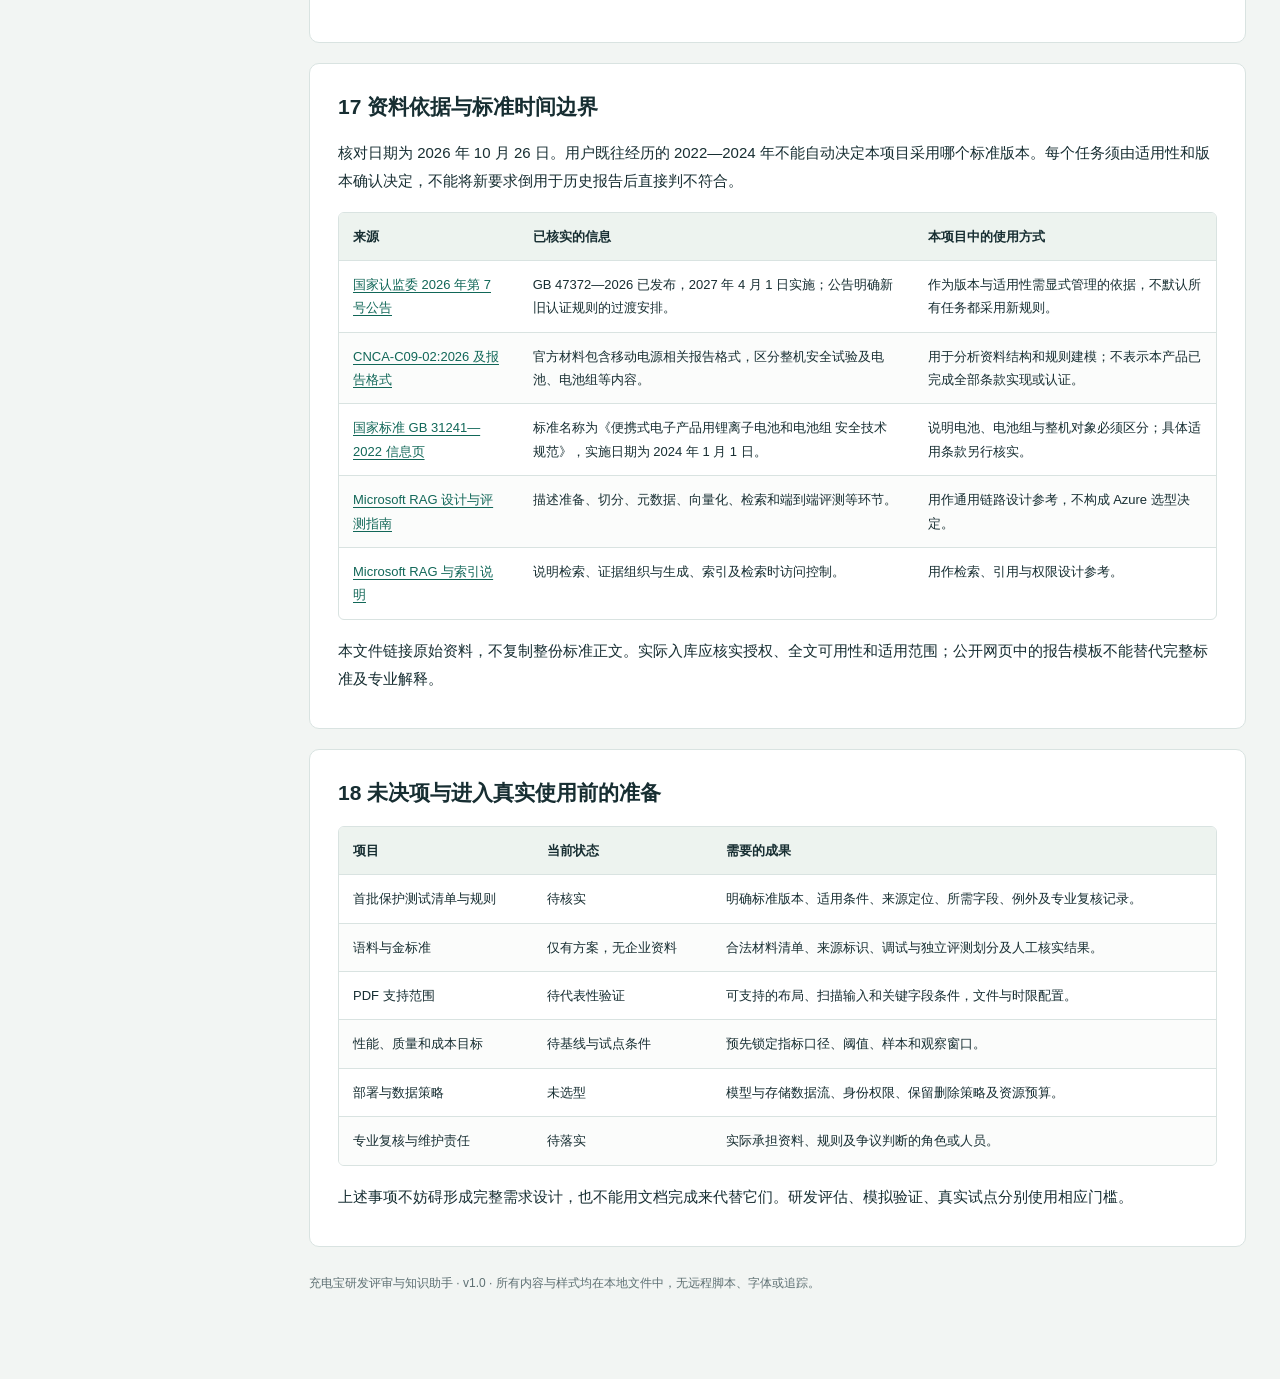
<file: 产品需求文档-v1.0/03-知识库与RAG共用规范.html>
<!doctype html><html lang="zh-CN"><head><meta charset="utf-8"><meta name="viewport" content="width=device-width, initial-scale=1"><title>知识库与 RAG｜共用产品与验收规范</title><style>
:root{--ink:#172e32;--muted:#5e7073;--line:#d9e3e1;--bg:#f2f5f3;--accent:#116758;--soft:#e9f3ee}
*{box-sizing:border-box}html{scroll-behavior:smooth}body{margin:0;background:var(--bg);color:var(--ink);font:15px/1.85 -apple-system,BlinkMacSystemFont,"PingFang SC","Microsoft YaHei",sans-serif}a{color:var(--accent);text-underline-offset:3px;overflow-wrap:anywhere}a:hover{color:#084e42}header{background:#123e38;color:#f4faf6;padding:42px 0 36px}.frame{max-width:1320px;margin:auto;padding:0 34px}.eyebrow{font-size:12px;letter-spacing:2px;color:#b8d8c8}.hero h1{font-size:32px;line-height:1.4;margin:14px 0 12px;font-weight:680}.hero p{max-width:850px;color:#d4e5df;margin:0;font-size:15px}.meta{display:flex;gap:10px;flex-wrap:wrap;margin-top:22px}.badge{font-size:12px;line-height:1.7;padding:4px 11px;border:1px solid #51776b;border-radius:5px;color:#e4f2eb}.layout{display:grid;grid-template-columns:245px minmax(0,1fr);gap:30px;align-items:start;padding-top:30px;padding-bottom:60px}.sidebar{position:sticky;top:18px;max-height:calc(100vh - 36px);overflow:auto;padding:18px 16px;background:#e9efeb;border:1px solid var(--line);border-radius:10px;font-size:13px}.sidebar h2{font-size:12px;color:var(--muted);margin:4px 0 10px;letter-spacing:1px}.sidebar a{display:block;padding:6px 0;text-decoration:none;color:#395951;line-height:1.6}.sidebar .active{font-weight:700;color:#074e41}.sidebar hr{border:0;border-top:1px solid #cedad2;margin:14px 0}.sidebar .local{font-size:12px}.main{min-width:0}.intro{padding:18px 23px;background:var(--soft);border:1px solid #cfe0d4;border-radius:9px;margin-bottom:20px;font-size:14px}.intro p{margin:0}section{background:#fff;padding:27px 28px 24px;border:1px solid var(--line);border-radius:10px;margin-bottom:20px;scroll-margin-top:20px}section h2{font-size:21px;line-height:1.5;margin:0 0 17px;font-weight:650}p{margin:12px 0}li{margin:7px 0}ul,ol{padding-left:23px}.table-wrap{overflow-x:auto;margin:17px 0;border:1px solid var(--line);border-radius:6px}table{width:100%;border-collapse:collapse;font-size:13px;line-height:1.8}th{background:#edf3ef;font-weight:650;text-align:left;vertical-align:top}th,td{padding:12px 14px;border-bottom:1px solid var(--line);min-width:90px;overflow-wrap:anywhere;vertical-align:top}tr:last-child td{border-bottom:0}tbody tr:nth-child(even){background:#fbfcfb}th:first-child,td:first-child{min-width:115px}.note{padding:14px 17px;margin:17px 0;border-left:4px solid #be9141;background:#fff8e7;font-size:13px;color:#615339}pre{white-space:pre-wrap;overflow-wrap:anywhere;padding:20px;background:#102f2d;color:#e1eee7;border-radius:6px;font-size:12px;line-height:1.8}footer{color:var(--muted);font-size:12px;margin:25px 0}.cards{display:grid;grid-template-columns:1fr 1fr;gap:16px;margin:20px 0}.card{display:block;padding:23px;border:1px solid var(--line);background:white;border-radius:8px;text-decoration:none}.card small{font-size:11px;letter-spacing:1.5px;color:var(--muted)}.card h3{font-size:19px;line-height:1.6;margin:9px 0;color:var(--ink)}.card p{font-size:13px;color:var(--muted);margin:0}.card:hover{border-color:#76a18a}.actions{display:flex;gap:15px;align-items:center;margin-top:20px}.actions a,.actions button{border:1px solid #638679;border-radius:5px;padding:7px 13px;color:white;text-decoration:none;background:transparent;font:inherit;font-size:12px;cursor:pointer}.actions a:hover,.actions button:hover{background:#25564b}.index-main{max-width:1100px;margin:30px auto 60px;padding:0 34px}.overview{display:grid;grid-template-columns:1fr 1fr;gap:20px}.overview .box{background:var(--soft);border-radius:7px;padding:20px}.box strong{font-size:18px}.box p{font-size:14px;margin-bottom:0}.revision{font-size:13px;color:var(--muted)}
@media(max-width:900px){.frame{padding:0 20px}.layout{grid-template-columns:1fr;padding-top:20px;gap:18px}.sidebar{position:static;max-height:none}.sidebar .local,.sidebar hr{display:none}.sidebar a{display:inline-block;margin-right:15px}.hero h1{font-size:27px}header{padding-top:30px}.index-main{padding:0 20px}.table-wrap table{min-width:650px}}
@media(max-width:560px){.cards,.overview{grid-template-columns:1fr}section{padding:21px 18px}.hero h1{font-size:24px}.meta{gap:7px}.frame{padding-left:15px;padding-right:15px}.intro{padding:16px}section h2{font-size:19px}.index-main{padding:0 15px}}
@media print{body{background:#fff;font-size:10pt;color:#111}header{background:white!important;color:#111;padding:0 0 15px;border-bottom:2px solid #244d42}.frame{padding:0;max-width:none}.hero h1{font-size:22pt}.eyebrow,.hero p{color:#444}.badge{color:#333;border-color:#aaa}.actions,.sidebar{display:none}.layout{display:block;padding-top:18px}.intro{background:#f5f5f5;padding:12px}.main{width:100%}section{padding:10px 0 15px;border:0;border-bottom:1px solid #ddd;border-radius:0;margin:0 0 12px}section h2{font-size:15pt;break-after:avoid}.table-wrap{overflow:visible;border-radius:0}table{font-size:9pt;min-width:0!important}th,td{padding:7px;min-width:0!important}tr{break-inside:avoid}thead{display:table-header-group}a{color:#111;text-decoration:underline}pre{color:#111;background:#f5f5f5;font-size:9pt}.note{font-size:9pt;background:#faf6e9}.cards,.overview{grid-template-columns:1fr 1fr}.card{break-inside:avoid}.index-main{max-width:none;padding:0}.revision,footer{font-size:8pt}@page{size:A4;margin:16mm}}
</style></head><body><header><div class="frame hero"><div class="eyebrow">POWER BANK · INTERNAL KNOWLEDGE & REVIEW</div><h1>知识库与 RAG｜共用产品与验收规范</h1><p>统一管理资料、证据和版本，为问答与报告评审提供两条完整检索链路。</p><div class="meta"><span class="badge">需求设计基线 v1.0</span><span class="badge">2026 年 10 月 26 日</span><span class="badge">中国大陆 · 整机保护功能</span></div><div class="actions"><a href="index.html">返回阅读入口</a><button type="button" onclick="window.print()">打印 / 保存 PDF</button></div></div></header><div class="frame layout"><nav class="sidebar" aria-label="文档与目录"><h2>文档导航</h2><a href="index.html">阅读入口</a><a class="" href="00-产品总览与MVP.html">产品总览与 MVP 范围</a><a class="" href="01-AI-Work报告评审PRD.html">AI Work｜整机测试报告评审 PRD</a><a class="" href="02-内部智能客服PRD.html">内部智能客服｜知识检索与问答 PRD</a><a class="active" href="03-知识库与RAG共用规范.html">知识库与 RAG｜共用产品与验收规范</a><hr><a class="local" href="#scope">01 共用底座的职责</a><a class="local" href="#metadata">02 文档及版本元数据</a><a class="local" href="#lifecycle">03 知识生命周期与发布</a><a class="local" href="#ingestion">04 文档解析、切分与索引</a><a class="local" href="#retrieval">05 两条检索链路与候选排序</a><a class="local" href="#evidence">06 证据与引用结构</a><a class="local" href="#rules">07 检查规则注册表</a><a class="local" href="#synthetic">08 模拟规则与证据样例</a><a class="local" href="#access">09 权限、隔离与输入边界</a><a class="local" href="#architecture">10 逻辑架构与部署选择</a><a class="local" href="#contracts">11 共用数据契约与一致性</a><a class="local" href="#evaluation">12 分层评测与指标口径</a><a class="local" href="#datasets">13 测试集与验证安排</a><a class="local" href="#gates">14 验收与发布门槛</a><a class="local" href="#kbacceptance">15 共用底座验收用例</a><a class="local" href="#cost">16 成本、性能与可观测性</a><a class="local" href="#sources">17 资料依据与标准时间边界</a><a class="local" href="#open">18 未决项与进入真实使用前的准备</a></nav><main class="main"><div class="intro"><p><strong>阅读状态</strong>　业务范围、优先级和页面交互已讨论确认。实现参数、真实规则白名单、性能目标与部署条件仍需验证；本文不代表已开发、已认证或已取得业务收益。</p></div><section id="scope"><h2>01 共用底座的职责</h2><p>提供文档处理、受控发布、检索、原文定位、版本、权限和观测能力。智能客服以问题为检索单位，AI Work 以确认后的检查项为检索单位；共用索引不代表共用同一套生成提示、检索过滤条件或评测结果。</p><div class="table-wrap"><table><thead><tr><th>资料集合</th><th>用途</th><th>可见范围</th></tr></thead><tbody><tr><td>已发布知识</td><td>规格书、适用标准和公司测试规范</td><td>按用户授权、适用范围和版本检索。</td></tr><tr><td>任务内依据</td><td>某次评审确认但尚未公共发布的附件</td><td>仅授权任务可使用；不自动进入公共检索。</td></tr><tr><td>待评审报告</td><td>本次被检查的输入及证据</td><td>仅当前任务，不能同时作为证明自身正确的规范依据。</td></tr><tr><td>评测资料</td><td>公开材料与标注的模拟、真实测试集</td><td>测试权限单独控制；模拟规则不得混入生产发布目录。</td></tr></tbody></table></div><aside class="note">“完整 RAG”在本项目中包括数据准备到评测的全流程。自动知识审批、复杂查询规划与运营大屏属于可后移的产品完善功能。</aside></section><section id="metadata"><h2>02 文档及版本元数据</h2><div class="table-wrap"><table><thead><tr><th>字段</th><th>要求与用途</th></tr></thead><tbody><tr><td>document_id / version_id / content_hash</td><td>文档逻辑身份、版本身份和文件内容校验；同名文件不视为同一版本。</td></tr><tr><td>title / document_type / source_type</td><td>名称、标准或规范或规格或报告类型、来源性质。</td></tr><tr><td>source_origin / usage_rights</td><td>原始来源、允许的使用范围；公开可查不自动等于可任意复制全文。</td></tr><tr><td>standard_number / edition</td><td>有则记录完整编号与版本，不能仅保存“22 版”等口语简称。</td></tr><tr><td>publish_date / effective_date / status</td><td>已知则保存发布与实施信息；未知明确标记，不由模型编造。</td></tr><tr><td>market / product_scope / model_scope / applicability</td><td>市场、整机或组件、型号及适用条件；充电宝整机与电芯、电池组不能仅按相似术语混用。</td></tr><tr><td>owner / reviewer / reviewed_at</td><td>维护责任、审核记录与时间。P0 可工具登记，完整审批界面是 P1。</td></tr><tr><td>access_scope / task_id</td><td>授权范围与任务隔离标识。</td></tr><tr><td>publication_id / index_revision / parser_version</td><td>所处发布快照和索引、解析配置，便于复现。</td></tr><tr><td>file_locator / page_count</td><td>原文件位置和页数；业务界面不能暴露内部磁盘或存储凭据。</td></tr></tbody></table></div></section><section id="lifecycle"><h2>03 知识生命周期与发布</h2><ol><li>导入：登记来源、权限及文档身份，进行文件校验和去重。</li><li>解析：生成带定位的内容和解析异常清单。</li><li>待核验：人工检查关键内容、版本和适用范围；未确认资料不进入默认检索。</li><li>待索引：完成确认，生成切分、向量和文本索引。</li><li>发布：索引与元数据准备完成后切换可见快照，避免半发布状态。</li><li>停用或替代：从默认检索排除旧资料；保留获准保存的历史证据身份，访问仍受现时权限约束。</li></ol><p>P0 以简易管理工具和可追溯记录完成发布，不要求自助审批系统。发布失败不改变当前可用快照；重试需要对同一文件与版本幂等。更新与撤销均触发相关缓存失效。</p></section><section id="ingestion"><h2>04 文档解析、切分与索引</h2><div class="table-wrap"><table><thead><tr><th>环节</th><th>处理要求</th><th>异常与质量控制</th></tr></thead><tbody><tr><td>原文解析</td><td>保留章节、条款、页序、表格、单位和脚注，删除明确页眉噪声但不损失条件</td><td>不可读、疑似缺页或关键字段错位时进入人工确认，不当作成功全文。</td></tr><tr><td>表格处理</td><td>行内容必须带表头、单位及必要注释，保留跨页延续关系</td><td>无法恢复对应关系时保留原图位置并标记未验证。</td></tr><tr><td>条款切分</td><td>优先按完整语义条款、测试项目和必要上下文切分</td><td>不预设固定长度最优；尺寸和重叠策略通过证据检索测试。</td></tr><tr><td>上下文保留</td><td>chunk 关联父章节与相邻必要内容</td><td>数值、对象、适用条件与例外不能分开后失去联系。</td></tr><tr><td>索引字段</td><td>内容、标题、条款、项目术语及过滤元数据，向量与全文索引关联同一内容版本</td><td>元数据及权限缺失的块不得发布。</td></tr><tr><td>向量化</td><td>记录 embedding 配置与维度，绑定对应内容和模型版本</td><td>配置改变需重新索引或并行索引，不混用不兼容向量。</td></tr><tr><td>更新发布</td><td>使用新 index_revision 校验后再切换</td><td>旧快照继续服务直至切换成功；历史任务仍可解析原来源身份。</td></tr></tbody></table></div><p>已发布标准正文与私有报告可复用解析逻辑，权限和检索集合必须分开。解析/OCR 的人工修正保留来源与修订记录，不能无痕替换原文。</p></section><section id="retrieval"><h2>05 两条检索链路与候选排序</h2><div class="table-wrap"><table><thead><tr><th>阶段</th><th>内部智能客服</th><th>AI Work 报告评审</th></tr></thead><tbody><tr><td>查询单位</td><td>当前单轮用户问题</td><td>预期清单中的单个检查项与所需证据。</td></tr><tr><td>查询构建</td><td>保留型号、术语、单位及版本，必要时澄清</td><td>使用测试对象、条件、规则字段、条款和版本定位依据及报告证据。</td></tr><tr><td>过滤</td><td>授权范围、已发布状态、适用领域、版本及型号</td><td>相同过滤外，公共依据限所选快照，报告限当前任务。</td></tr><tr><td>候选召回</td><td>关键词与向量检索组合的候选集合</td><td>要求证据与报告证据分别检索，不相互混作依据。</td></tr><tr><td>排序</td><td>适用性和直接支持问题的程度优先</td><td>适用条件、规则字段和报告位置匹配优先，补齐相关表头或注释。</td></tr><tr><td>上下文组织</td><td>对结论需要的证据去重、补充上下文</td><td>每个检查单元保留要求、实际条件、实际结果与缺失字段。</td></tr><tr><td>生成与执行</td><td>有据回答，冲突并列，缺证说明</td><td>明确数值由规则计算；模型协助对齐和说明，存疑转复核。</td></tr><tr><td>校验</td><td>引用定位与支持关系</td><td>引用、比较前提与检查覆盖对账。</td></tr></tbody></table></div><p>召回数量、排序模型、分数阈值、证据预算和重试上限均为待实验的配置。以人工标注证据评价选择，不把检索分数当成正确概率。若语料规模和任务验证表明简化检索已足够，可采用更低成本配置，同时保留证据和评测闭环。</p></section><section id="evidence"><h2>06 证据与引用结构</h2><div class="table-wrap"><table><thead><tr><th>对象</th><th>必要字段</th><th>规则</th></tr></thead><tbody><tr><td>Chunk</td><td>chunk_id、document_id、version_id、parent_id、内容、locator、适用与权限字段</td><td>必须能回到相同版本原文。</td></tr><tr><td>Locator</td><td>文件页序、印刷页码（如可识别）、章节或条款、表格行列或区域</td><td>无法确定的定位字段留空，不伪造页码。</td></tr><tr><td>Evidence</td><td>evidence_id、chunk_id、原文片段、定位、source_role、scope_id</td><td>source_role 区分要求、被核对结果和背景说明。</td></tr><tr><td>Claim</td><td>claim_id、生成结论、citation_ids、支持状态</td><td>引用存在、定位可打开和支持关系分别校验。</td></tr></tbody></table></div><p>引用校验先做 ID、版本、访问权与定位有效性检查，再评估证据是否支持结论。模型检查可作辅助，不能仅由同一个生成模型自评就宣布真实正确。证据不足的结论必须收敛为缺证、部分回答或待复核。</p></section><section id="rules"><h2>07 检查规则注册表</h2><p>规则注册表与原文索引分开管理。RAG 负责找证据，规则表定义检查单元、前提、比较和异常处理。未完成来源或专业核实的规则不进入 active 状态。</p><div class="table-wrap"><table><thead><tr><th>字段</th><th>含义</th></tr></thead><tbody><tr><td>rule_id / rule_version / state</td><td>规则身份、版本及 draft / verified / active / suspended 状态。</td></tr><tr><td>source_document / version / clause / locator</td><td>规则对应的原始要求及定位。</td></tr><tr><td>test_item / object_scope / applicability</td><td>测试项目、整机或组件对象，以及端口、结构等适用条件。</td></tr><tr><td>required_fields / units / evidence_requirements</td><td>需要抽取的字段、单位、必要记录和证据条件。</td></tr><tr><td>comparison / exceptions / decision_outputs</td><td>判定表达式、例外和允许输出状态。</td></tr><tr><td>missing_policy / conflict_policy</td><td>缺字段或来源冲突时如何停止相关判断、提示和恢复。</td></tr><tr><td>verified_by / verification_record</td><td>专业复核身份与验证依据；未落实时保持未指定。</td></tr></tbody></table></div><p>保护功能首批白名单须结合可获取资料确认。报告完整性仅对已确认的适用检查清单负责，不能用规则注册表中的条目数量代表标准全部覆盖。</p></section><section id="synthetic"><h2>08 模拟规则与证据样例</h2><aside class="note">以下仅为产品数据结构示例，采用虚构公司规范 TEST-SIM-01，不是国家或行业标准条款，不能用于真实产品判定。</aside><pre><code>{
  &quot;rule_id&quot;: &quot;SIM-EVIDENCE-001&quot;,
  &quot;state&quot;: &quot;draft&quot;,
  &quot;source&quot;: &quot;TEST-SIM-01（模拟）&quot;,
  &quot;object_scope&quot;: &quot;整机&quot;,
  &quot;test_item&quot;: &quot;端口短路保护记录核对（模拟）&quot;,
  &quot;applicability&quot;: {
    &quot;expected_ports&quot;: &quot;由本次评审确认&quot;
  },
  &quot;required_fields&quot;: [
    &quot;端口标识&quot;,
    &quot;测试条件&quot;,
    &quot;观察结果&quot;
  ],
  &quot;comparison&quot;: &quot;逐个预期端口检查必要记录是否存在&quot;,
  &quot;missing_policy&quot;: &quot;证据不足；不推断实际未测&quot;,
  &quot;release_eligible&quot;: false
}</code></pre><p>模拟案例可包括记录齐全、缺一个端口、条件缺失、汇总与明细矛盾、表格错位等。修改标签或将模拟条件写成“行业要求”不能把模拟测试变成真实合规验证。</p></section><section id="access"><h2>09 权限、隔离与输入边界</h2><ul><li>权限在服务端检索前和证据返回前校验。报告、任务附件、缓存、日志查看和导出均遵守相同授权，不仅隐藏界面。</li><li>索引与缓存键纳入授权范围、发布版本及任务身份；权限变更后不继续复用不匹配缓存。</li><li>单个任务材料不能进入其他任务或普通客服检索。保留历史证据不意味着永久保留访问权限。</li><li>文档及检索片段视为资料内容，其中要求泄密、改规则、调用外部工具等文字不能变成系统指令。</li><li>模型生成的查询或输出使用结构校验和允许字段；不直接拼接成可执行代码或任意数据库命令。</li><li>默认流程不自动对外发送报告、消息或通知；外部数据处理只在部署数据流获准后启用。</li><li>数据保留、删除、备份及模型服务数据政策在真实数据接入前核定，不虚构现有企业制度。</li></ul><p>P1 的复杂组织权限配置不影响上述 P0 最小访问控制要求。</p></section><section id="architecture"><h2>10 逻辑架构与部署选择</h2><div class="table-wrap"><table><thead><tr><th>组件</th><th>职责</th><th>选型状态</th></tr></thead><tbody><tr><td>统一工作台与身份层</td><td>两入口、原文、任务、复核和导出</td><td>身份接入方式待部署环境确定。</td></tr><tr><td>业务编排服务</td><td>单轮问答、任务状态、清单与规则执行</td><td>不要求自主代理或多代理架构。</td></tr><tr><td>文档处理与索引任务</td><td>解析、必要 OCR、切分、元数据、向量化与发布</td><td>通过代表性 PDF 选择实现；记录人工修正。</td></tr><tr><td>对象存储与业务数据存储</td><td>原文、版本、任务、证据与复核记录</td><td>按数据流和访问要求选择，可逻辑分库。</td></tr><tr><td>文本与向量检索</td><td>权限和版本过滤、召回、排序与定位</td><td>提供替换接口，不绑定数据库或云服务。</td></tr><tr><td>模型适配与校验</td><td>生成、结构化提取、引用校验、超时和成本记录</td><td>模型、云端或内网方式均未选型。</td></tr><tr><td>离线评测与运行记录</td><td>证据回放、错误归类、配置对比</td><td>P0 使用简单可导出记录，完整监控界面是 P1。</td></tr></tbody></table></div><p>部署方案属于待核定设计项，不能以真实企业已有条件的口吻陈述。原型或文档演示、离线流程验证、小范围真实试点和生产运行分别验收。</p></section><section id="contracts"><h2>11 共用数据契约与一致性</h2><div class="table-wrap"><table><thead><tr><th>对象</th><th>关键关系及约束</th></tr></thead><tbody><tr><td>PublicationSnapshot</td><td>绑定一组可用 document_version 与 index_revision；发布原子切换。</td></tr><tr><td>Task / InputSnapshot</td><td>任务绑定原文文件身份、产品确认值、所选依据和清单；修改产生新 revision。</td></tr><tr><td>Run</td><td>绑定 task_revision、publication、rule_set 和模型/提示/检索配置；重试生成或恢复可识别运行。</td></tr><tr><td>ChecklistItem</td><td>绑定适用性、所需证据、执行状态及检查结果；未配置与失败不等于符合。</td></tr><tr><td>Finding / ReviewRecord</td><td>发现保留原系统输出；人工处置追加版本，不无痕删除。</td></tr><tr><td>QueryRequest / Answer</td><td>单轮请求绑定范围、证据、结论和状态；不隐式继承上一请求。</td></tr><tr><td>OperationRecord</td><td>发布、修改与复核动作带操作者、时间、对象及结果；保留期限待数据策略确定。</td></tr></tbody></table></div><p>请求幂等防止网络重试造成重复写入；乐观并发检查用于输入确认及复核记录；生成完成前校验输出结构。记录不得包含访问令牌、密钥或非必要敏感内容。</p></section><section id="evaluation"><h2>12 分层评测与指标口径</h2><div class="table-wrap"><table><thead><tr><th>层级</th><th>指标</th><th>计算或判定口径</th></tr></thead><tbody><tr><td>解析</td><td>关键字段正确、原文定位正确</td><td>与人工核实字段和位置比较；无法识别、人工修正及解析失败分别计数。</td></tr><tr><td>检索</td><td>正确证据召回、排序和最终上下文覆盖</td><td>按问题或检查单元的人工相关证据集评估。Recall@k 的 k 在配置中记录；无相关证据任务单列。</td></tr><tr><td>问答</td><td>结论正确、必要条件完整、引用支持</td><td>对事先标注的可接受回答逐项核查；可验证结论中被证据支持的占比作为支持率，不替代正确性。</td></tr><tr><td>无依据处理</td><td>无证据时正确提示、错误确定回答</td><td>对无答案、超范围或冲突任务单独统计，不混入正常有答案准确率。</td></tr><tr><td>报告检查</td><td>召回率、精确率及错误分类</td><td>TP 为正确发现，FN 为漏掉的已知问题，FP 为误报；召回 TP/(TP+FN)，精确率 TP/(TP+FP)。分母为零时标不适用。</td></tr><tr><td>覆盖</td><td>已处理、未检查、失败与适用性未知</td><td>相对本次确认清单分别统计；被排除项目及原因也报告。</td></tr><tr><td>人工后效果</td><td>复核后仍遗漏、有效任务完成率</td><td>依据独立核实的最终输出，不能将采纳率等同于正确率。</td></tr><tr><td>效率</td><td>端到端任务总耗时、系统耗时</td><td>用户时间含准备、等待、阅读、复核、纠错和导出；系统从接收请求到完成或失败，失败任务不从统计中隐藏。</td></tr><tr><td>成本</td><td>每次问答、每份报告、每次知识更新</td><td>模型、解析/OCR、向量、存储检索与人工时间分项记录，避免只统计模型 token。</td></tr></tbody></table></div><p>条件、版本与权限是必须单列的错误维度。若后续采用 P90 等时延指标，需同时报告计时起止、样本数、失败率和超时处理；当前不虚构数值门槛。</p></section><section id="datasets"><h2>13 测试集与验证安排</h2><ol><li>收集允许使用的代表性标准、规范、规格和报告；目前真实企业材料缺失，先用明确标注来源的公开与模拟材料。</li><li>为问题标注正确证据、必要条件与可接受回答；为报告标注预期清单、已知问题及应有结果。</li><li>覆盖精确术语、语义问法、版本冲突、无依据、任务隔离、表格错位、单位差异和结果矛盾等分组。</li><li>区分配置调试集和独立评测集；按文档、型号或项目划分，避免同一证据复制到不同分组造成泄漏。</li><li>规则和答案的专业正确性由具备相应能力的人核实；生成模型可协助造题，不能独立产生并证明金标准。</li><li>离线评测用于验证技术链路和错误处理；具备真实任务条件后，再用可比任务进行人工与 AI 辅助对照。</li><li>在正式对照前锁定任务样本、观察时间窗、指标、目标及可接受误报负担。样本不足只报告观察，不推断普遍收益。</li></ol><p>模拟测试结果只证明被构造情形下的行为。真实试点的招募、样本量、时间窗和负责人尚未落实，保留为试点准备项。</p></section><section id="gates"><h2>14 验收与发布门槛</h2><div class="table-wrap"><table><thead><tr><th>阶段</th><th>必须具备的证据</th><th>未满足时</th></tr></thead><tbody><tr><td>需求评审</td><td>本次范围、优先级、流程、字段、状态、异常及验收可理解</td><td>修订对应需求，并检查与其他文档的一致性。</td></tr><tr><td>流程原型</td><td>两条最小流程可走通，模拟与真实数据标识清楚</td><td>继续原型验证，不宣称已具备自动化能力。</td></tr><tr><td>离线技术验收</td><td>规则与语料可追溯，独立测试结果可复现，阻断用例通过</td><td>修复、缩小支持范围或保持离线，不接入真实业务。</td></tr><tr><td>小范围真实试点</td><td>数据使用授权、专业复核、部署、保留策略、质量与成本门槛已核定</td><td>维持演示或模拟验证状态。</td></tr><tr><td>扩大使用</td><td>计入人工后的质量与时间效果达标，维护负担可接受</td><td>针对错误调整，不因已开发而默认扩大。</td></tr></tbody></table></div><p>阻断用例中不允许未授权内容泄露、引用伪造、将未检查项计为通过或把未经核实规则当成正式依据。这里是用例通过要求，不是对所有未来输入的绝对性能保证。定量质量、时延与成本门槛在试点前确认，目前属于未决项。</p></section><section id="kbacceptance"><h2>15 共用底座验收用例</h2><div class="table-wrap"><table><thead><tr><th>用例</th><th>通过条件</th></tr></thead><tbody><tr><td>KB-A01 来源身份</td><td>每个发布块均有可追溯文档、版本、定位和授权范围。</td></tr><tr><td>KB-A02 表格条件</td><td>命中结果保留必要表头、单位与脚注；无法还原的关键内容明确阻塞。</td></tr><tr><td>KB-A03 发布一致性</td><td>索引失败不切换快照；更新成功后新请求使用新快照。</td></tr><tr><td>KB-A04 任务隔离</td><td>A 任务报告不会成为 B 任务或普通问答的候选证据。</td></tr><tr><td>KB-A05 停用与权限</td><td>停用资料从默认检索排除，权限变更后原文与缓存同样受限。</td></tr><tr><td>KB-A06 引用校验</td><td>无效 ID、版本或定位不作为可用引用；无法支持的结论不伪装确定。</td></tr><tr><td>KB-A07 恶意片段</td><td>资料内指令不能改变系统角色、调用范围或数据权限。</td></tr><tr><td>KB-A08 模拟隔离</td><td>模拟规则及测试材料明确标识且不进入真实规则 active 目录。</td></tr><tr><td>KB-A09 运行复现</td><td>可由 run/request 记录找回所用发布快照、模型和检索配置。</td></tr><tr><td>KB-A10 幂等与并发</td><td>重试不造成重复发布或无痕覆盖复核意见。</td></tr></tbody></table></div></section><section id="cost"><h2>16 成本、性能与可观测性</h2><ul><li>记录每次解析页数、OCR 使用、向量生成、召回与排序、模型输入输出、失败与重试、存储及人工修改时间。</li><li>以 query、task、run 和 publication 标识关联链路，支持定位检索错、解析错、适用性错和生成错。</li><li>缓存必须按授权范围、版本和配置隔离；不能为省成本混用任务数据。</li><li>索引更新可按内容哈希减少重复处理；模型和解析配置变化时重新验证相应缓存及索引。</li><li>上传限制、并发、预算、超时和有限重试由代表性任务测量后设置，并在用户等待或失败时说明状态。</li><li>初版使用可导出记录及离线表，不要求运营大屏；人工资料维护和专业复核仍算入投入。</li></ul></section><section id="sources"><h2>17 资料依据与标准时间边界</h2><p>核对日期为 2026 年 10 月 26 日。用户既往经历的 2022—2024 年不能自动决定本项目采用哪个标准版本。每个任务须由适用性和版本确认决定，不能将新要求倒用于历史报告后直接判不符合。</p><div class="table-wrap"><table><thead><tr><th>来源</th><th>已核实的信息</th><th>本项目中的使用方式</th></tr></thead><tbody><tr><td><a href="https://www.cnca.gov.cn/zwxx/gg/2026/art/2026/art_f87e199f351c46e59e392a87570d5a74.html">国家认监委 2026 年第 7 号公告</a></td><td>GB 47372—2026 已发布，2027 年 4 月 1 日实施；公告明确新旧认证规则的过渡安排。</td><td>作为版本与适用性需显式管理的依据，不默认所有任务都采用新规则。</td></tr><tr><td><a href="https://www.cqc.com.cn/www/upload/file/2026-06/col69/1780280033928.pdf">CNCA-C09-02:2026 及报告格式</a></td><td>官方材料包含移动电源相关报告格式，区分整机安全试验及电池、电池组等内容。</td><td>用于分析资料结构和规则建模；不表示本产品已完成全部条款实现或认证。</td></tr><tr><td><a href="https://openstd.samr.gov.cn/bzgk/std/newGbInfo?hcno=F104E2B65DDB847B6FB1F9BFAAE8405E">国家标准 GB 31241—2022 信息页</a></td><td>标准名称为《便携式电子产品用锂离子电池和电池组 安全技术规范》，实施日期为 2024 年 1 月 1 日。</td><td>说明电池、电池组与整机对象必须区分；具体适用条款另行核实。</td></tr><tr><td><a href="https://learn.microsoft.com/en-us/azure/architecture/ai-ml/guide/rag/rag-solution-design-and-evaluation-guide">Microsoft RAG 设计与评测指南</a></td><td>描述准备、切分、元数据、向量化、检索和端到端评测等环节。</td><td>用作通用链路设计参考，不构成 Azure 选型决定。</td></tr><tr><td><a href="https://learn.microsoft.com/en-us/azure/foundry/concepts/retrieval-augmented-generation">Microsoft RAG 与索引说明</a></td><td>说明检索、证据组织与生成、索引及检索时访问控制。</td><td>用作检索、引用与权限设计参考。</td></tr></tbody></table></div><p>本文件链接原始资料，不复制整份标准正文。实际入库应核实授权、全文可用性和适用范围；公开网页中的报告模板不能替代完整标准及专业解释。</p></section><section id="open"><h2>18 未决项与进入真实使用前的准备</h2><div class="table-wrap"><table><thead><tr><th>项目</th><th>当前状态</th><th>需要的成果</th></tr></thead><tbody><tr><td>首批保护测试清单与规则</td><td>待核实</td><td>明确标准版本、适用条件、来源定位、所需字段、例外及专业复核记录。</td></tr><tr><td>语料与金标准</td><td>仅有方案，无企业资料</td><td>合法材料清单、来源标识、调试与独立评测划分及人工核实结果。</td></tr><tr><td>PDF 支持范围</td><td>待代表性验证</td><td>可支持的布局、扫描输入和关键字段条件，文件与时限配置。</td></tr><tr><td>性能、质量和成本目标</td><td>待基线与试点条件</td><td>预先锁定指标口径、阈值、样本和观察窗口。</td></tr><tr><td>部署与数据策略</td><td>未选型</td><td>模型与存储数据流、身份权限、保留删除策略及资源预算。</td></tr><tr><td>专业复核与维护责任</td><td>待落实</td><td>实际承担资料、规则及争议判断的角色或人员。</td></tr></tbody></table></div><p>上述事项不妨碍形成完整需求设计，也不能用文档完成来代替它们。研发评估、模拟验证、真实试点分别使用相应门槛。</p></section><footer>充电宝研发评审与知识助手 · v1.0 · 所有内容与样式均在本地文件中，无远程脚本、字体或追踪。</footer></main></div></body></html>
</file>
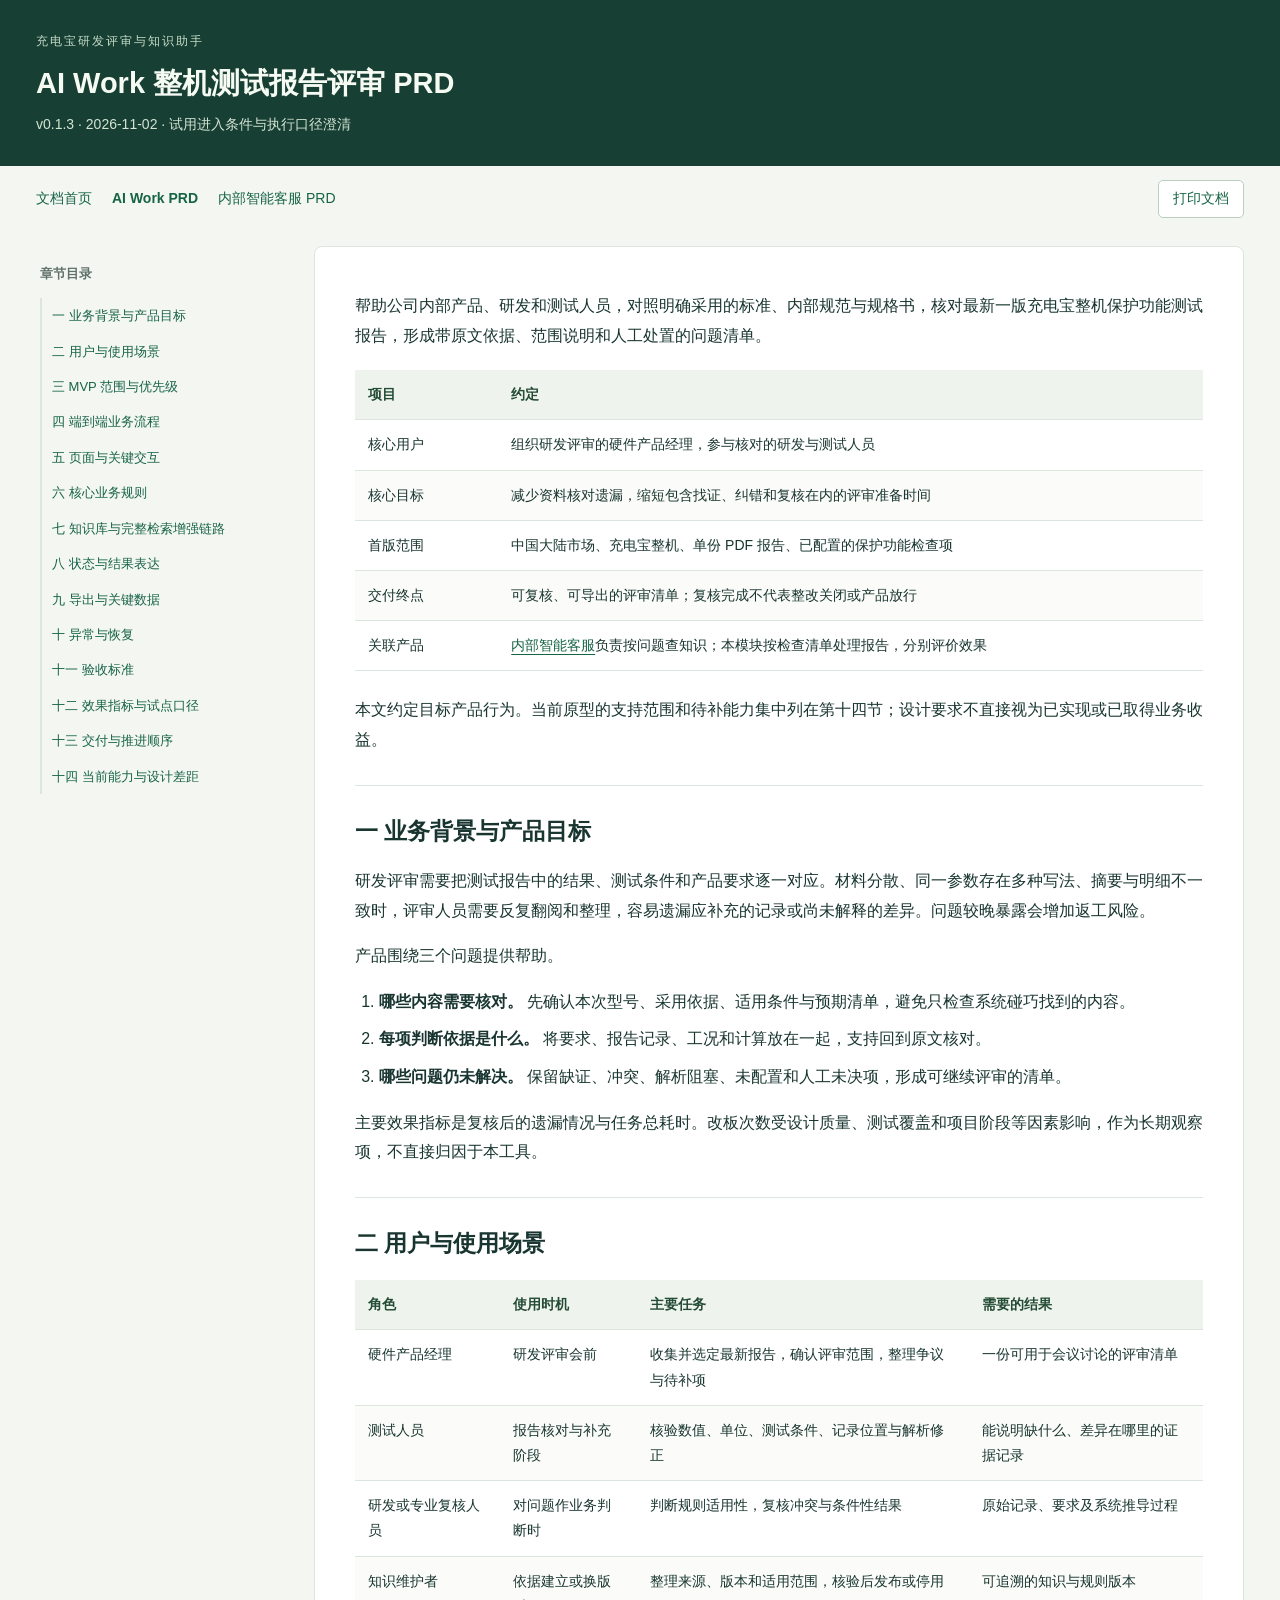
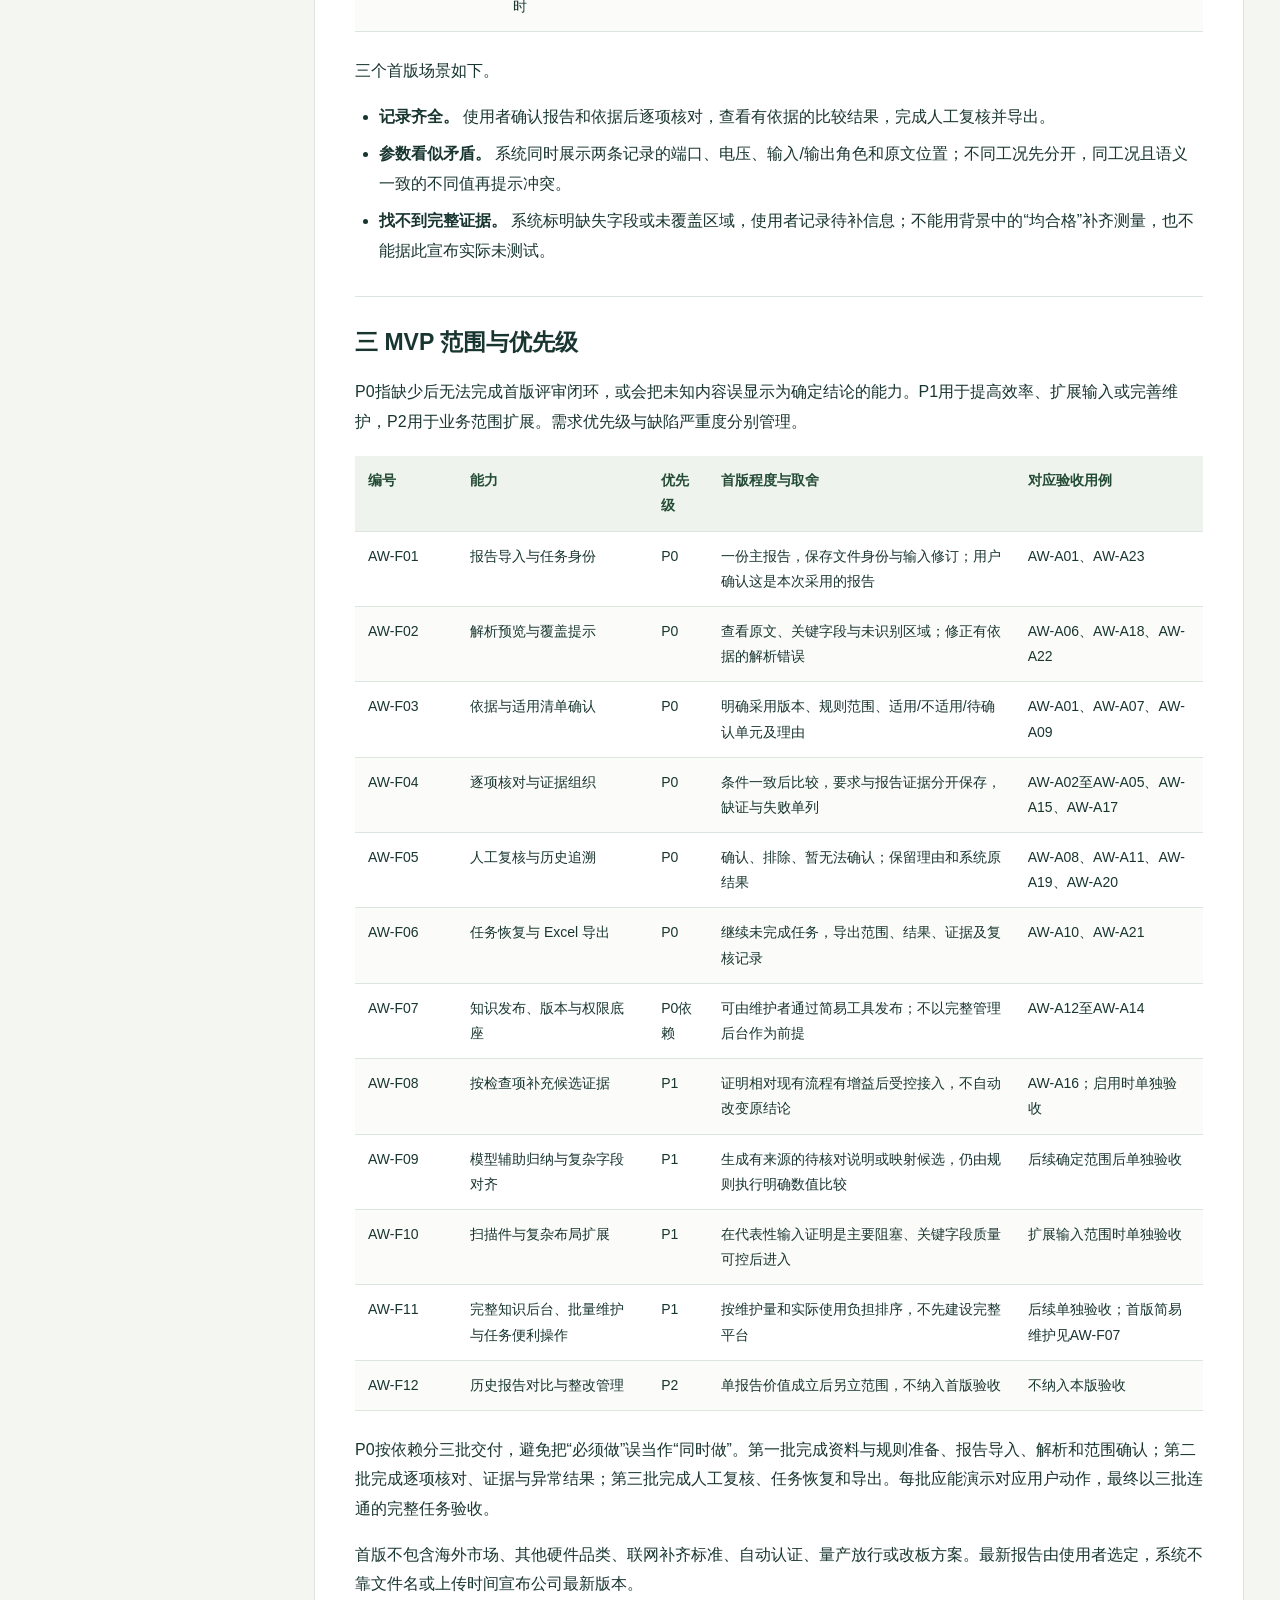
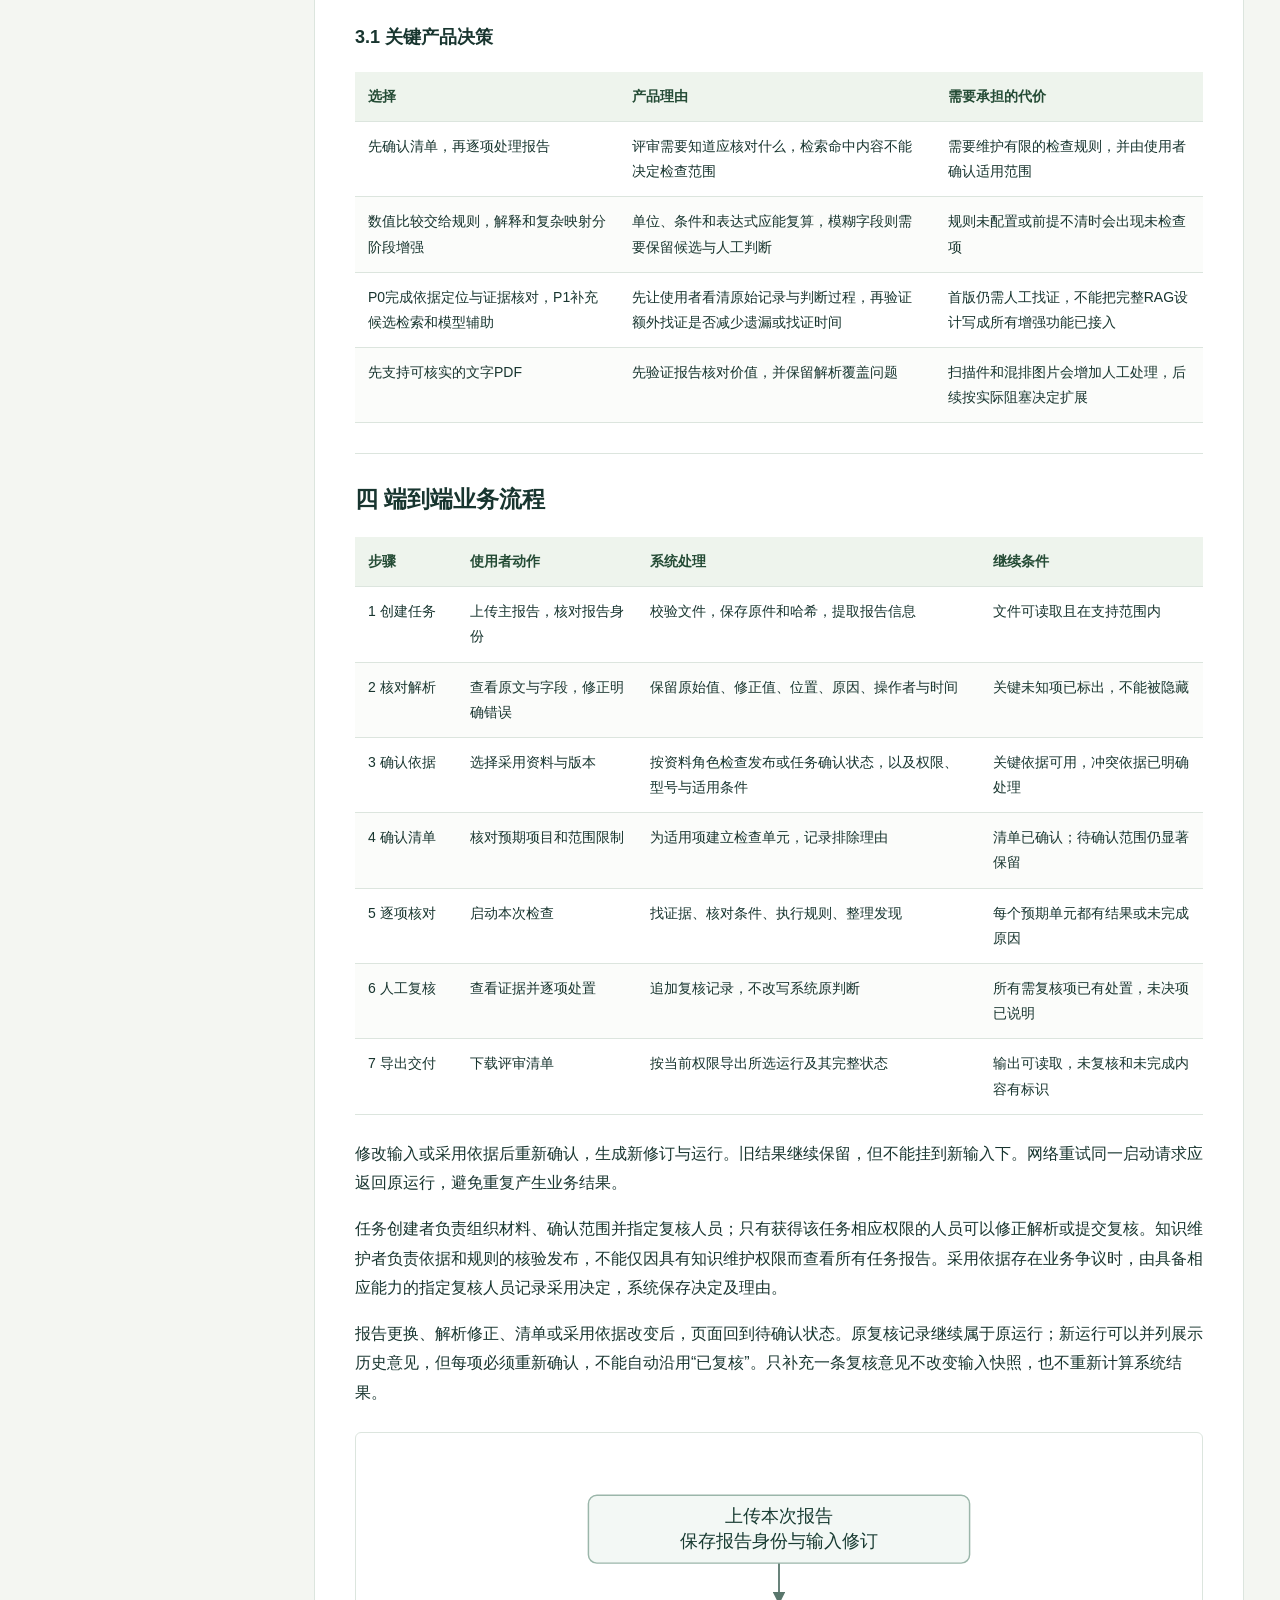
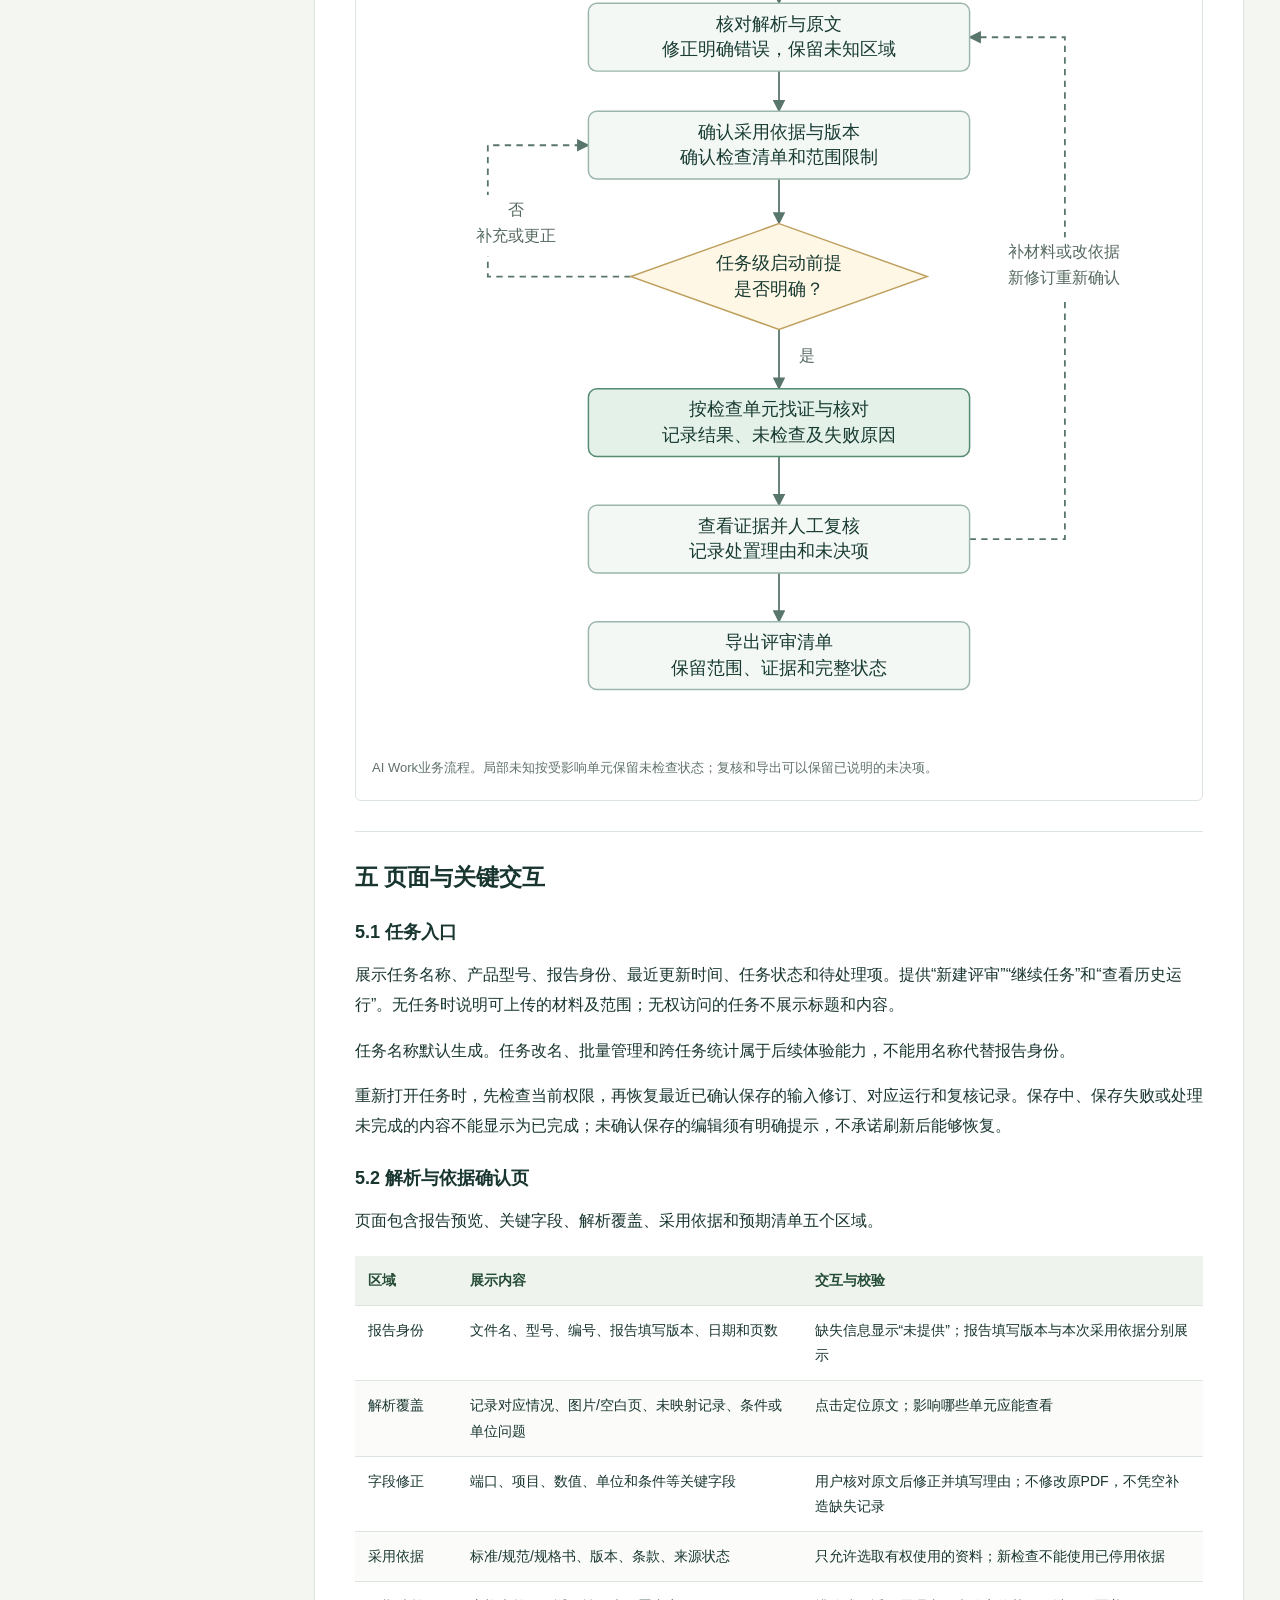
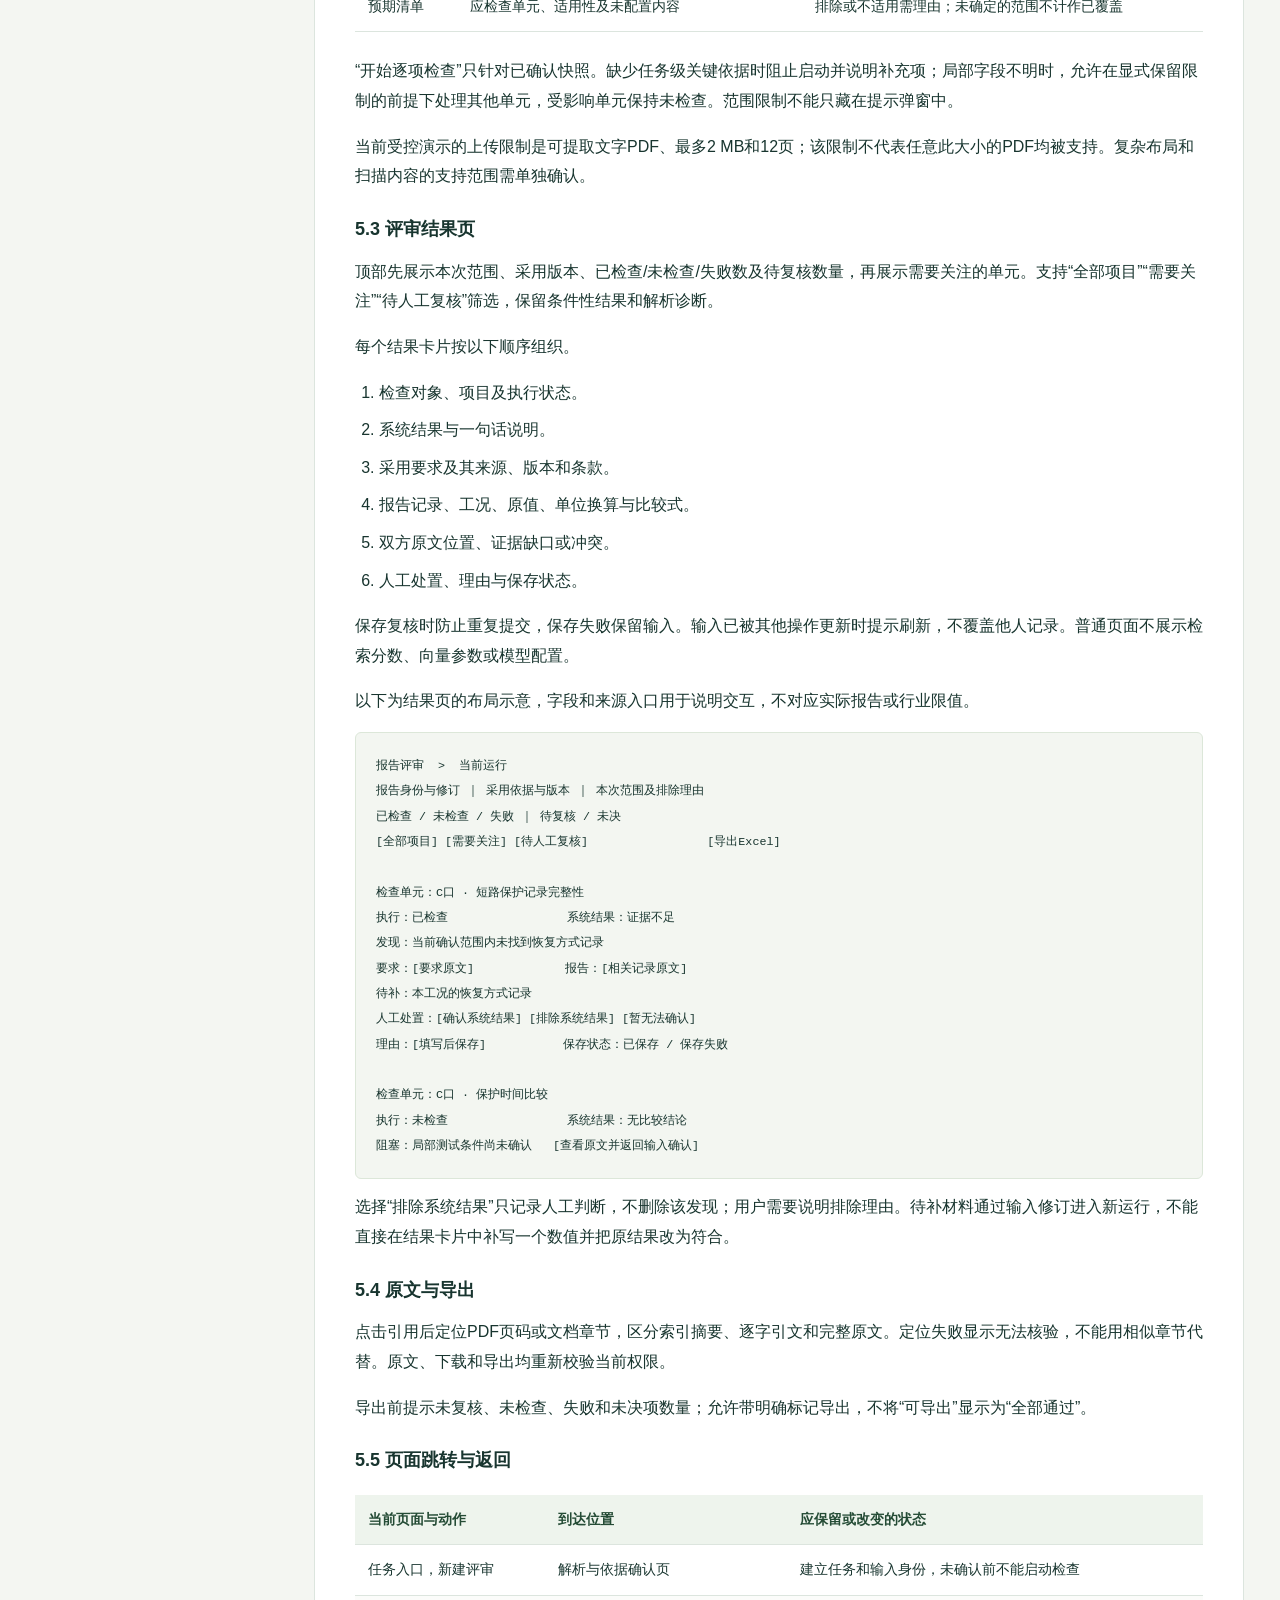
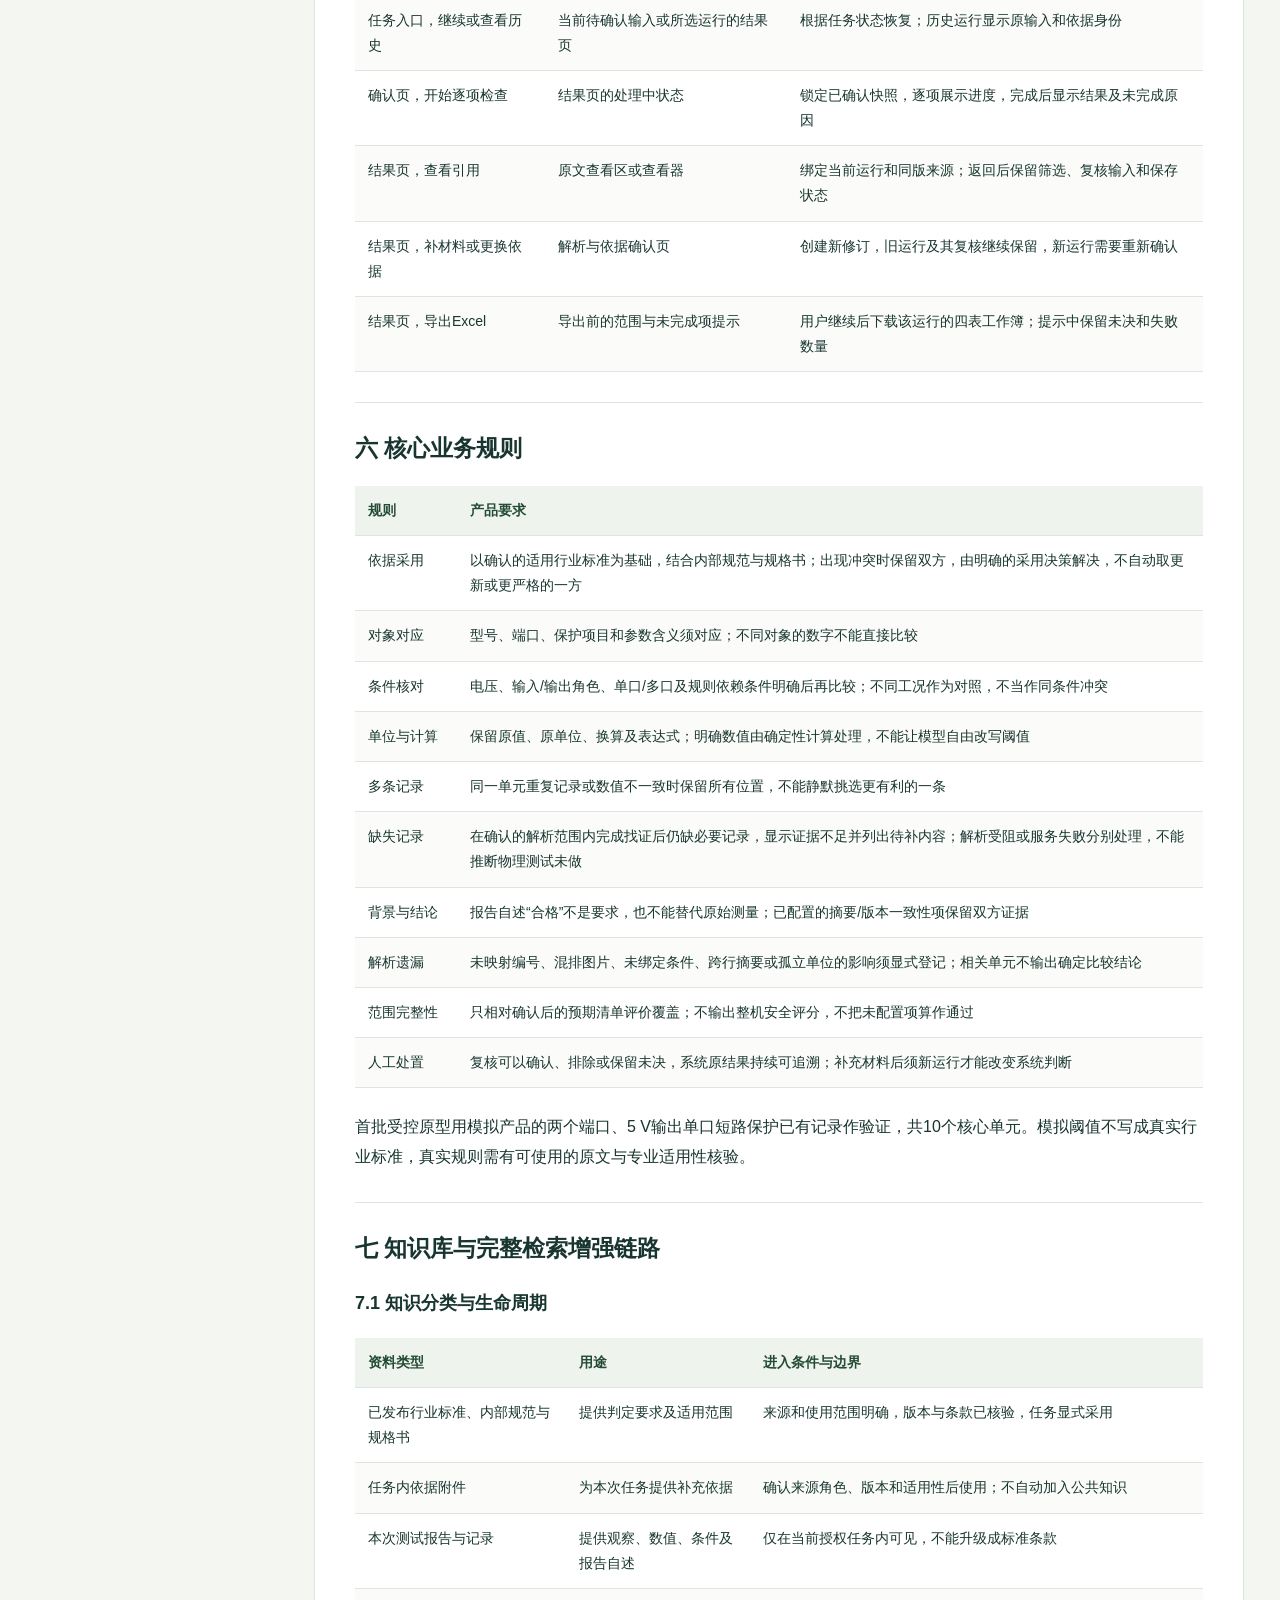
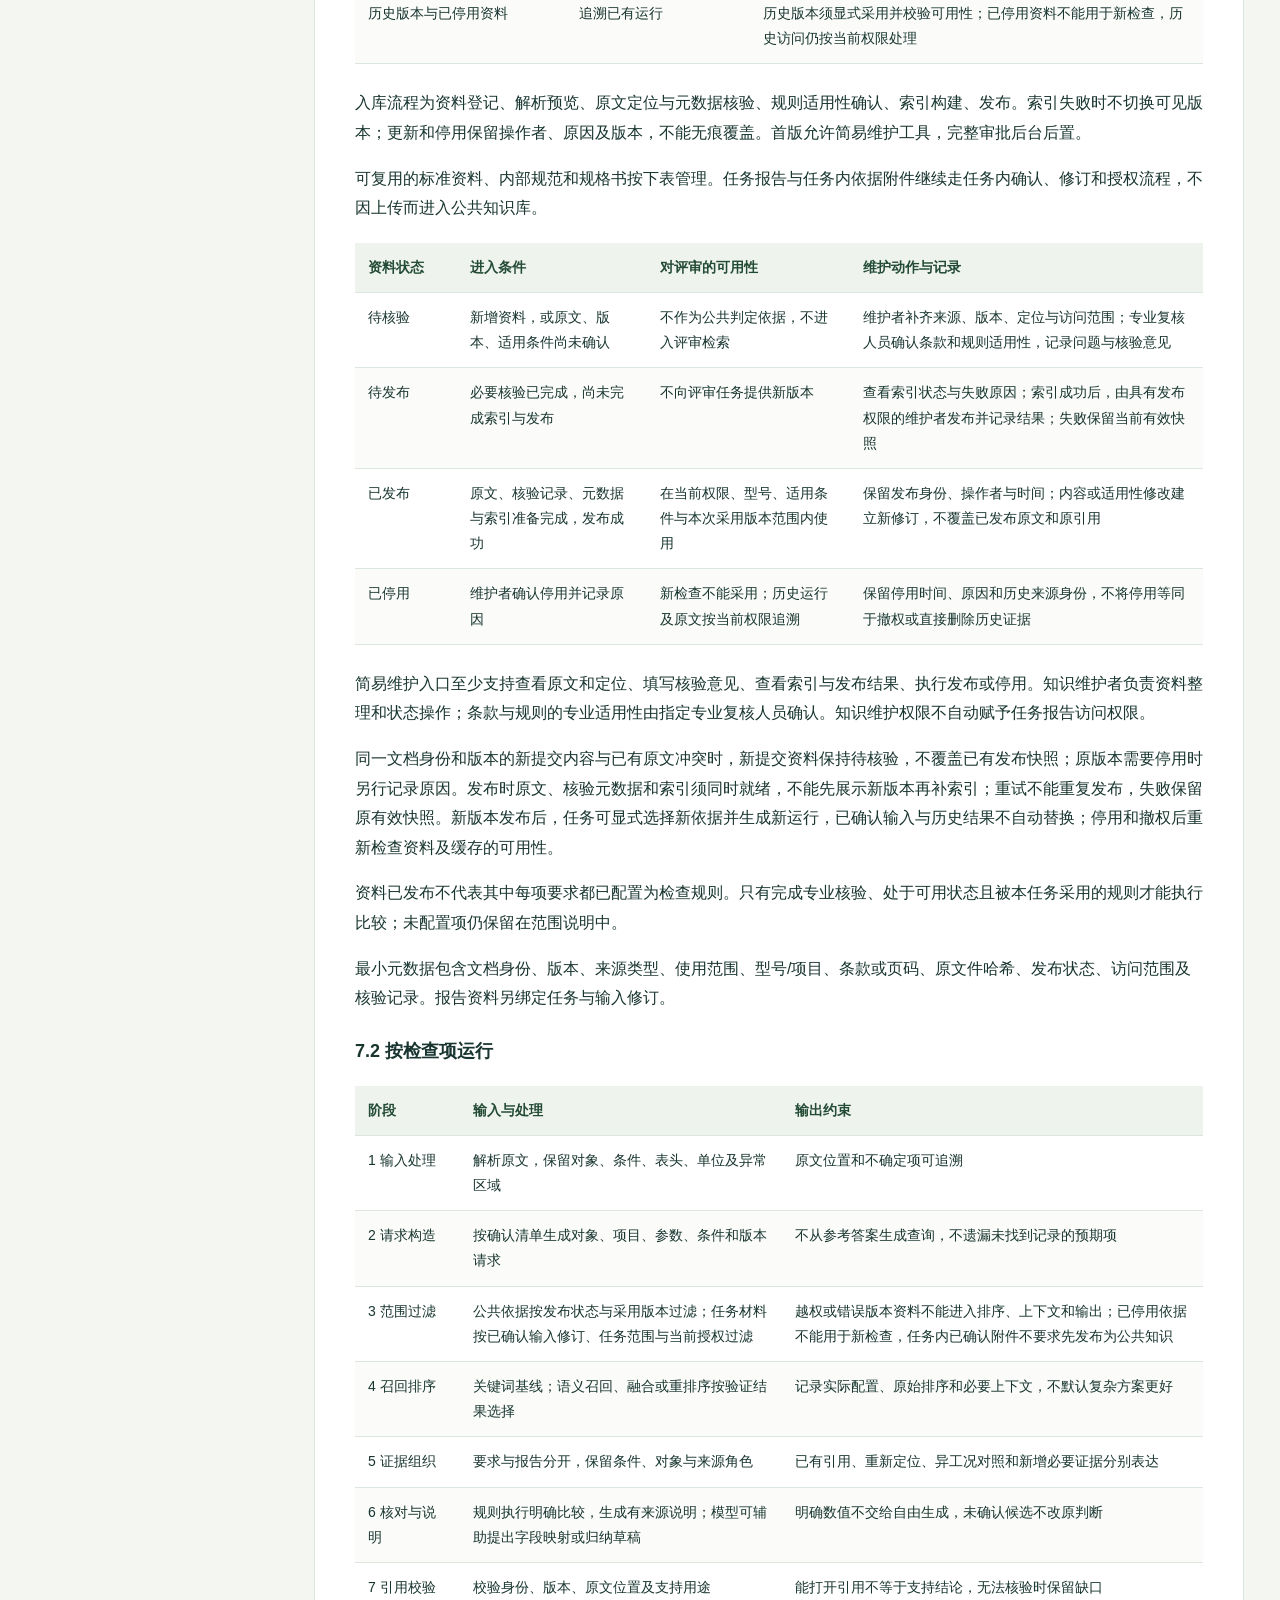
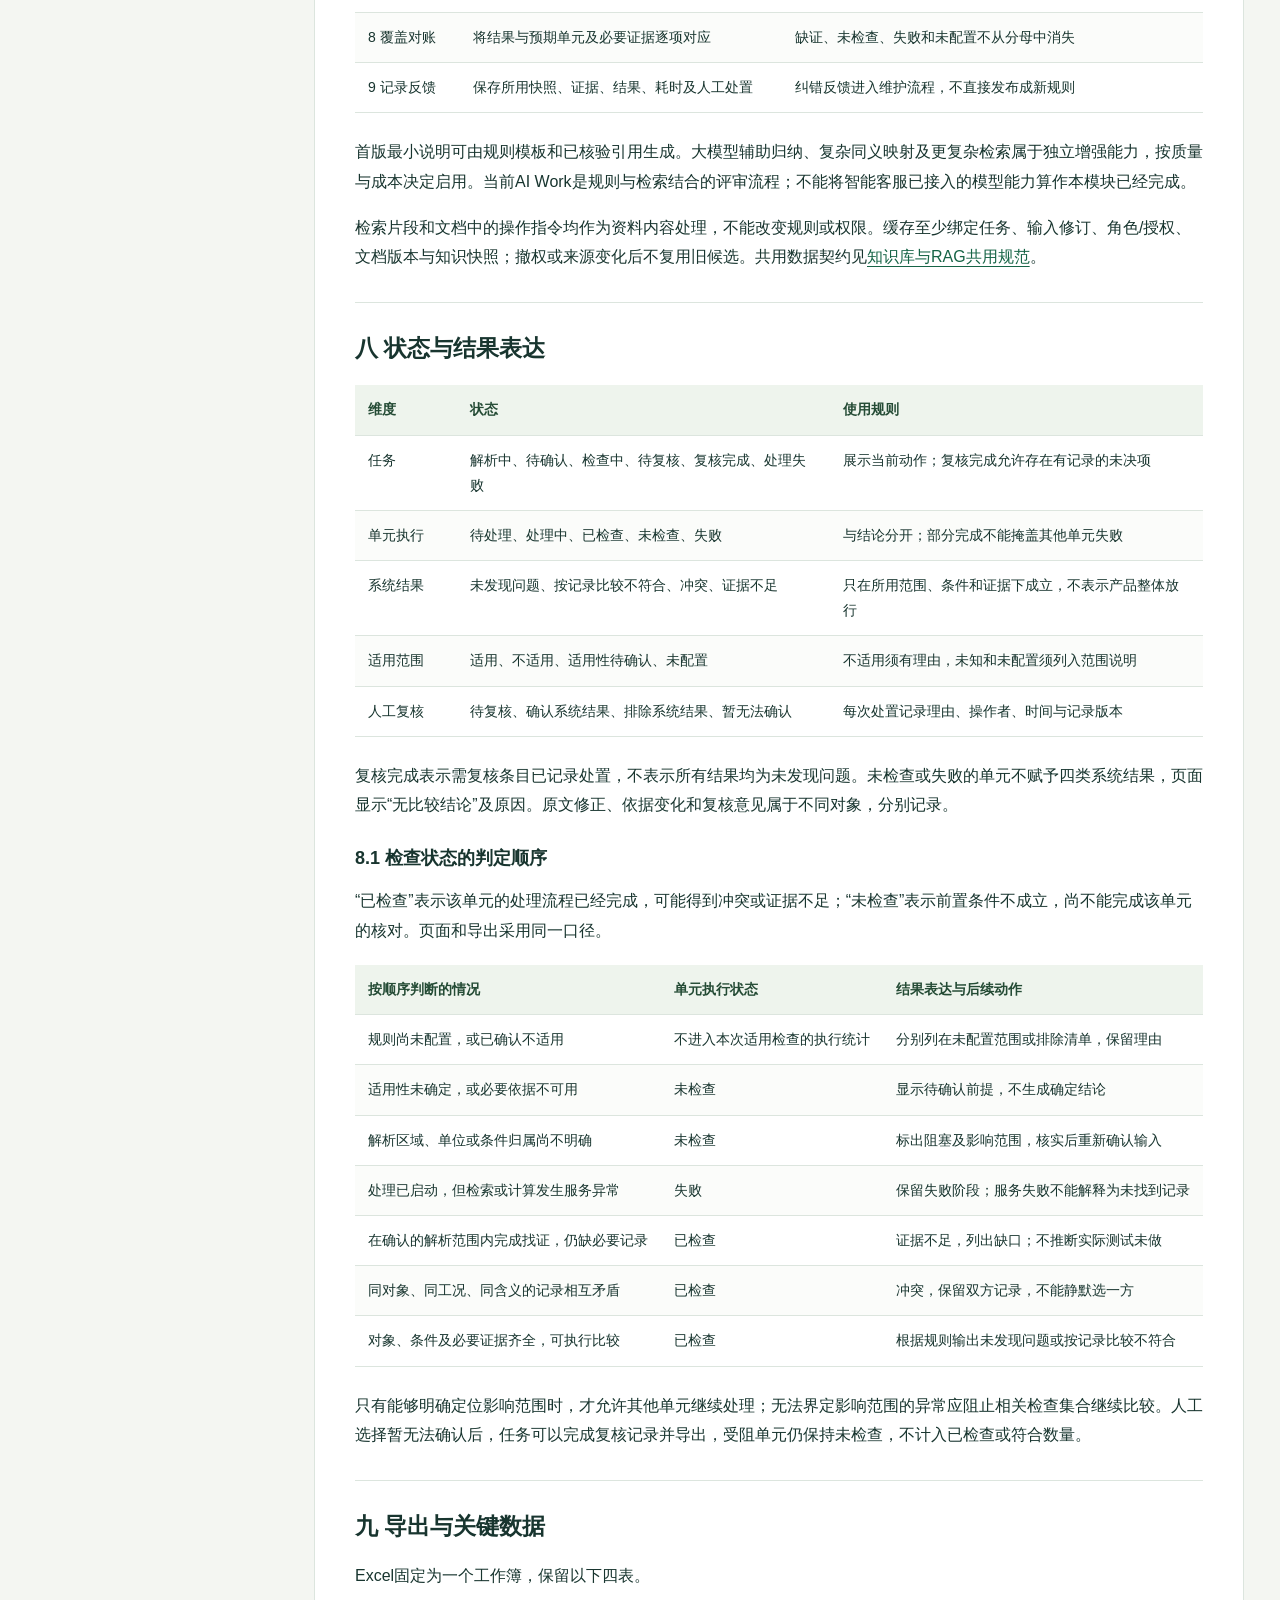
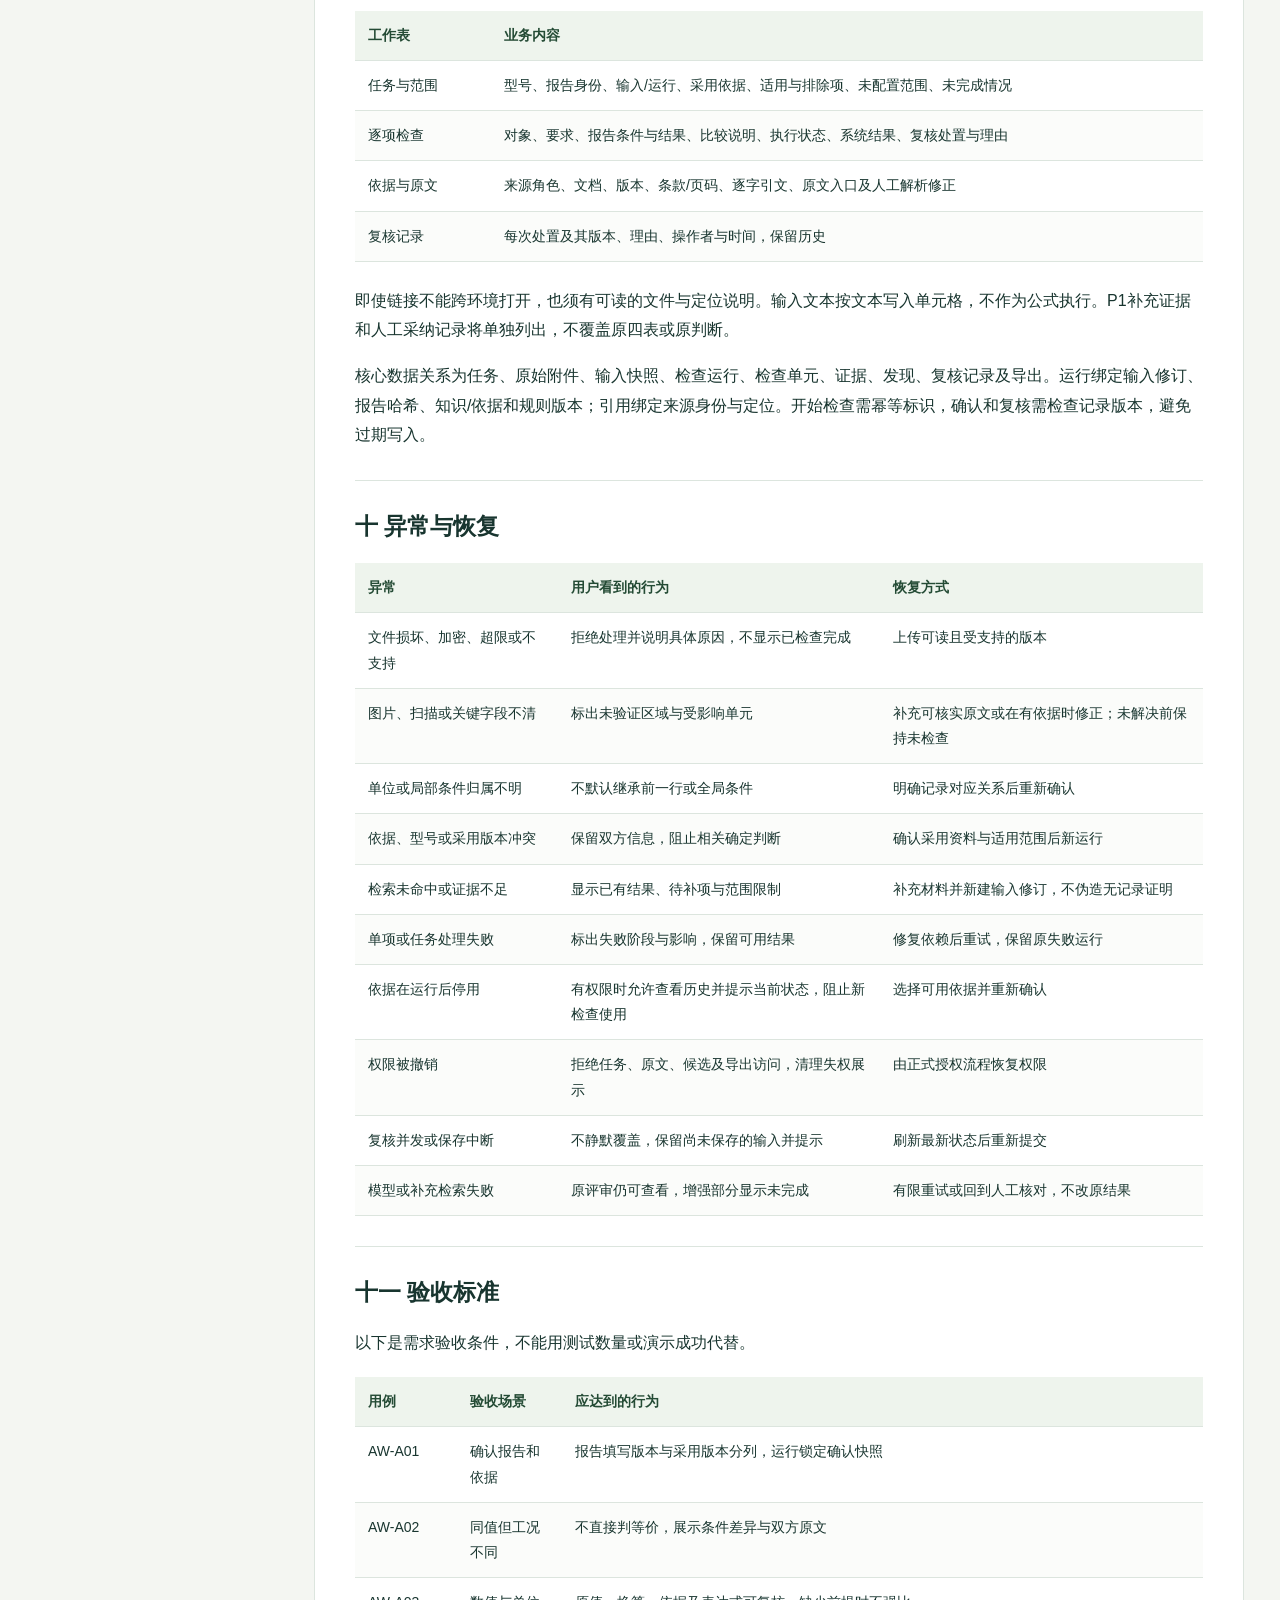
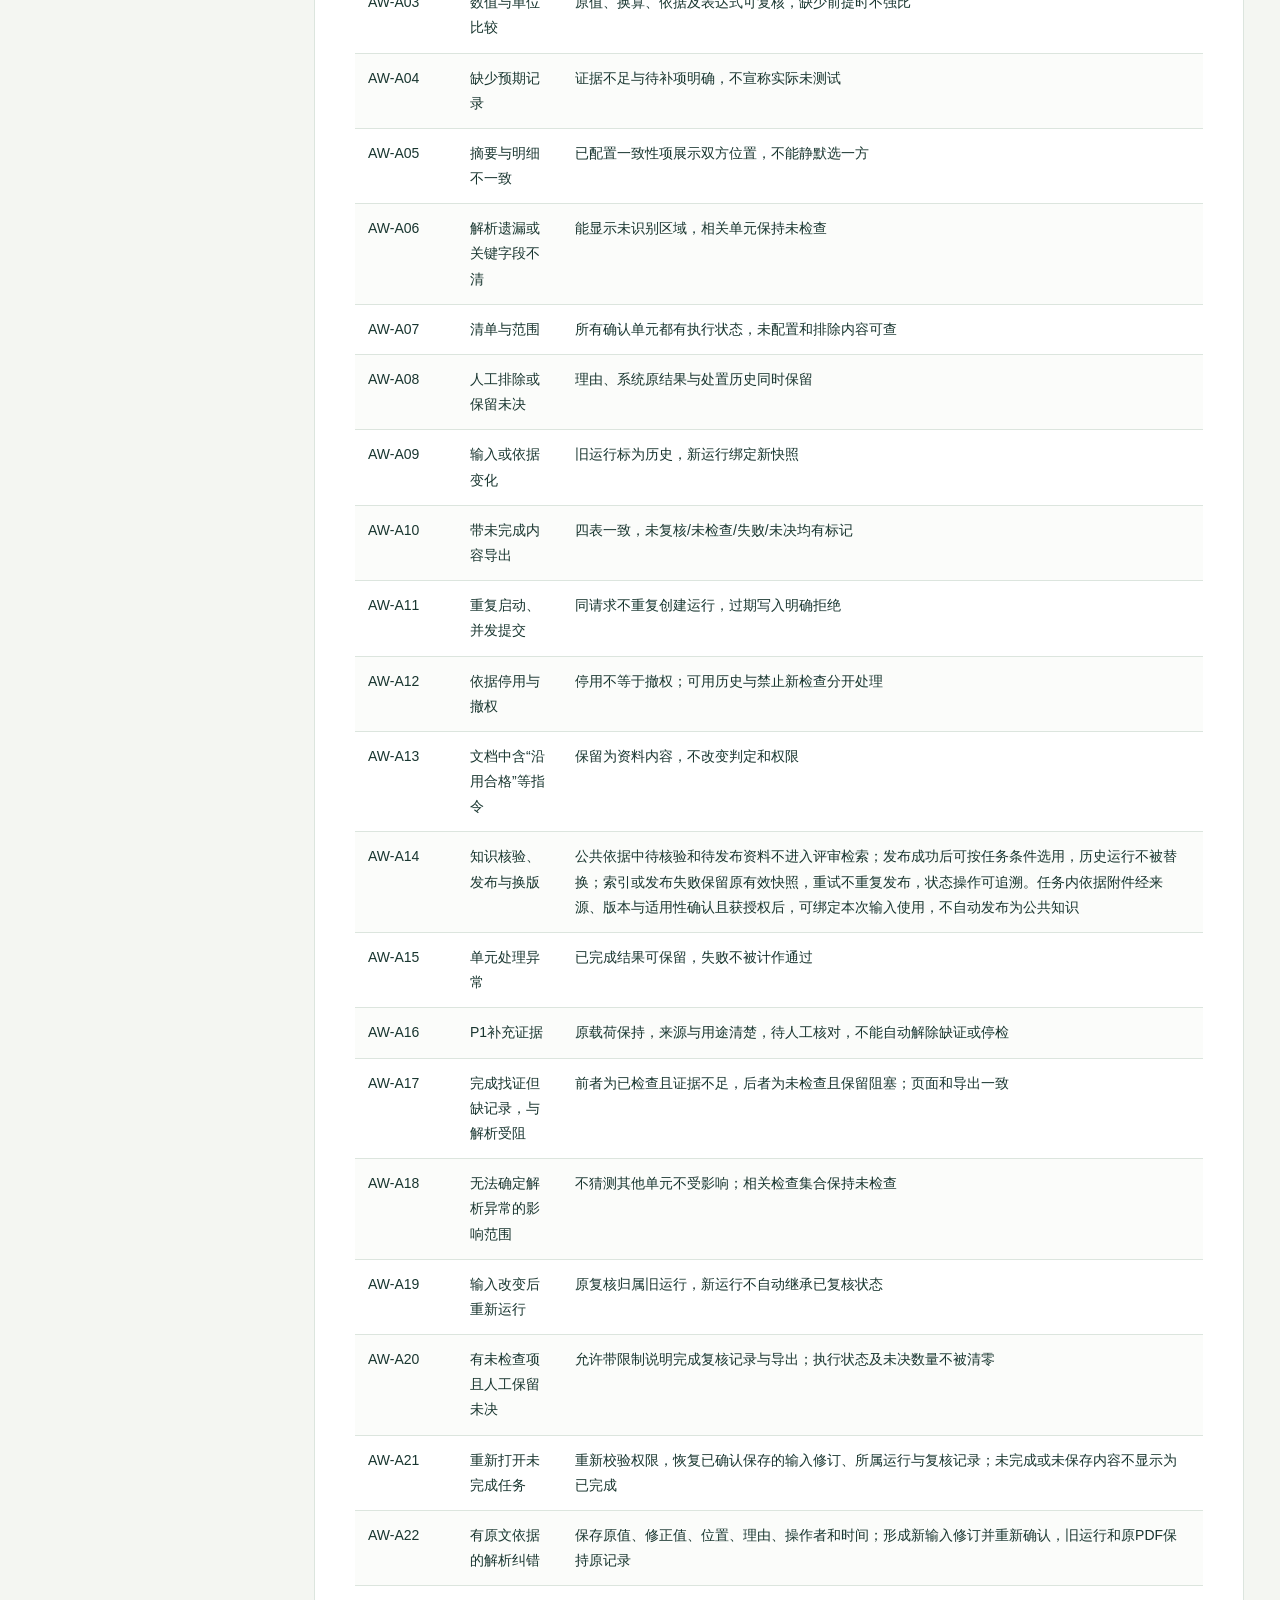
<file: 产品需求文档/ai-work-prd.html>
<!doctype html><html lang="zh-CN"><head><meta charset="utf-8"><meta name="viewport" content="width=device-width,initial-scale=1"><title>AI Work 整机测试报告评审 PRD</title><style>
:root{color-scheme:light;--ink:#18352f;--muted:#60726a;--line:#dce5de;--paper:#fff;--ground:#f4f6f2;--green:#166446}
*{box-sizing:border-box}html{scroll-behavior:smooth;scroll-padding-top:24px}body{margin:0;color:var(--ink);background:var(--ground);font:16px/1.85 -apple-system,BlinkMacSystemFont,'PingFang SC','Microsoft YaHei',sans-serif}a{color:var(--green);text-underline-offset:4px;overflow-wrap:anywhere}a:hover{color:#0a3d2a}.frame{max-width:1420px;margin:auto;padding:0 36px}.masthead{background:#173f33;color:#f5faf3;padding:30px 0 28px}.eyebrow{font-size:12px;letter-spacing:2px;color:#c6ddc9}.masthead h1{font-size:29px;line-height:1.45;margin:10px 0 8px;font-weight:650}.masthead p{color:#d4e4d5;font-size:14px;margin:0}.topnav{display:flex;gap:20px;flex-wrap:wrap;padding:14px 0;font-size:14px;align-items:center}.topnav a{text-decoration:none}.topnav .active{font-weight:650}.topnav button{margin-left:auto;font:inherit;color:var(--green);border:1px solid #bbcfc0;background:var(--paper);padding:5px 14px;border-radius:5px}.layout{display:grid;grid-template-columns:244px minmax(0,1fr);gap:34px;align-items:start;margin:14px auto 44px}.toc{position:sticky;top:24px;max-height:calc(100vh - 48px);overflow:auto;padding:16px 4px;font-size:13px}.toc h2{font-size:13px;margin:0 0 12px;color:var(--muted)}.toc a{display:block;line-height:1.65;padding:7px 10px;text-decoration:none;border-left:2px solid var(--line)}.toc a:hover{border-left-color:var(--green);background:#eaf1e9}.document{background:var(--paper);min-width:0;padding:32px 40px 40px;border:1px solid var(--line);border-radius:8px}.document p{margin:12px 0 16px}.document h2{font-size:23px;line-height:1.5;padding-top:28px;margin:30px 0 18px;border-top:1px solid var(--line);font-weight:650}.document h3{font-size:18px;line-height:1.55;margin:25px 0 13px;font-weight:620}.document ul,.document ol{padding-left:24px}.document li{margin:8px 0}.table-wrap{overflow-x:auto;margin:20px 0 24px}table{width:100%;min-width:0;border-collapse:collapse;font-size:14px;line-height:1.8}.table-three{min-width:520px}.table-wide{min-width:640px}th,td{text-align:left;vertical-align:top;padding:12px 13px;border-bottom:1px solid var(--line);overflow-wrap:anywhere}th{background:#eef4ed;color:#244b35;font-weight:650}tbody tr:nth-child(even){background:#fbfcfa}td:first-child,th:first-child{min-width:102px}pre{white-space:pre-wrap;overflow-wrap:anywhere;background:#f3f6f1;border:1px solid #dce7d9;border-radius:6px;padding:20px;font:13px/1.95 ui-monospace,SFMono-Regular,Menlo,Consolas,'PingFang SC',monospace;max-width:100%}code{font-size:.9em}blockquote{border-left:3px solid #a2b99d;margin:20px 0;padding:1px 18px;color:#52634f}.diagram{margin:24px 0;overflow-x:auto;border:1px solid var(--line);border-radius:6px;padding:20px 12px;background:#fff}.diagram svg{width:100%;height:auto;min-width:560px;max-width:720px;display:block;margin:auto}.diagram figcaption{font-size:13px;color:var(--muted);padding:14px 4px 0}.source{border-top:1px solid var(--line);padding-top:22px;margin-top:34px;color:var(--muted);font-size:13px}.intro-copy{max-width:800px;font-size:17px}.overview{padding-top:30px;padding-bottom:50px}.module-grid{display:grid;grid-template-columns:1fr 1fr;gap:24px;margin:24px 0}.module{background:var(--paper);border:1px solid var(--line);border-radius:8px;padding:26px 28px}.module h2{font-size:23px;margin:7px 0 12px}.module .order{font-size:12px;letter-spacing:2px;color:var(--muted)}.module a{display:inline-block;margin-top:10px;font-weight:600}.reading-order{margin-top:32px;border-top:1px solid var(--line);padding-top:24px;color:#4f6658}.reading-order h2{font-size:18px}.status-note{font-size:13px;color:var(--muted)}
@media(max-width:1000px){.frame{padding:0 24px}.layout{grid-template-columns:200px minmax(0,1fr);gap:20px}.document{padding:24px}.masthead h1{font-size:26px}}
@media(max-width:760px){.frame{padding:0 16px}.masthead{padding:26px 0}.masthead h1{font-size:24px}.layout{display:block;margin-top:0}.toc{position:static;max-height:none;margin-bottom:18px;padding:12px 0}.toc nav{display:grid;grid-template-columns:1fr 1fr;gap:0 12px}.toc a{font-size:12px;padding:6px}.document{padding:20px 16px;border-radius:5px}.document h2{font-size:21px}.document h3{font-size:18px}.topnav{gap:8px 16px}.topnav button{margin-left:0}.module-grid{grid-template-columns:1fr}.module{padding:22px}.diagram{padding:12px 8px}table{font-size:13px}.table-wrap.is-wide::after{content:"表格可横向滚动查看";display:block;font-size:12px;color:var(--muted);padding-top:8px}.diagram figcaption::after{content:"（流程图可横向滚动查看）";display:block;margin-top:5px}}
@media(prefers-reduced-motion:reduce){html{scroll-behavior:auto}}
@media print{@page{size:A4;margin:16mm 14mm}body{background:#fff;font-size:10.5pt;line-height:1.65}.frame{max-width:none;padding:0}.masthead{background:#fff;color:#18352f;padding:0 0 10mm;border-bottom:1px solid #ccc}.masthead .eyebrow,.masthead p{color:#52634f}.masthead h1{font-size:23pt}.topnav,.toc,.status-note{display:none}.layout{display:block;margin:0}.document{padding:0;border:0}.document h2{font-size:15pt;break-after:avoid}.document h3{font-size:12pt;break-after:avoid}.table-wrap{overflow:visible}table,.table-three,.table-wide{min-width:0;font-size:9pt;line-height:1.55}th,td{padding:6px 7px}tr{break-inside:avoid}thead{display:table-header-group}pre{font-size:9pt;white-space:pre-wrap;break-inside:avoid}.diagram{break-inside:avoid;overflow:visible;padding:10px}.diagram svg{min-width:0;max-width:440px;max-height:220mm}.module-grid{grid-template-columns:1fr}.module{break-inside:avoid}a{color:inherit;text-decoration:none}}
</style></head><body><header class="masthead"><div class="frame"><div class="eyebrow">充电宝研发评审与知识助手</div><h1>AI Work 整机测试报告评审 PRD</h1><p>v0.1.3 · 2026-11-02 · 试用进入条件与执行口径澄清</p></div></header><div class="frame"><nav class="topnav" aria-label="产品文档"><a href="index.html">文档首页</a><a href="ai-work-prd.html" class="active" aria-current="page">AI Work PRD</a><a href="internal-assistant-prd.html">内部智能客服 PRD</a><button type="button" onclick="window.print()">打印文档</button></nav></div><div class="frame layout"><aside class="toc" aria-label="章节目录"><h2>章节目录</h2><nav><a href="#section-1">一 业务背景与产品目标</a><a href="#section-2">二 用户与使用场景</a><a href="#section-3">三 MVP 范围与优先级</a><a href="#section-4">四 端到端业务流程</a><a href="#section-5">五 页面与关键交互</a><a href="#section-6">六 核心业务规则</a><a href="#section-7">七 知识库与完整检索增强链路</a><a href="#section-8">八 状态与结果表达</a><a href="#section-9">九 导出与关键数据</a><a href="#section-10">十 异常与恢复</a><a href="#section-11">十一 验收标准</a><a href="#section-12">十二 效果指标与试点口径</a><a href="#section-13">十三 交付与推进顺序</a><a href="#section-14">十四 当前能力与设计差距</a></nav></aside><main class="document" data-source="docs/ai-work/PRD.md" data-source-sha256="39b59ad8ff0190c256d22884da98722c24577a343fbb478a9e1bb16f07fbe485"><p>帮助公司内部产品、研发和测试人员，对照明确采用的标准、内部规范与规格书，核对最新一版充电宝整机保护功能测试报告，形成带原文依据、范围说明和人工处置的问题清单。</p>
<div class="table-wrap"><table class="">
<thead>
<tr>
<th>项目</th>
<th>约定</th>
</tr>
</thead>
<tbody><tr>
<td>核心用户</td>
<td>组织研发评审的硬件产品经理，参与核对的研发与测试人员</td>
</tr>
<tr>
<td>核心目标</td>
<td>减少资料核对遗漏，缩短包含找证、纠错和复核在内的评审准备时间</td>
</tr>
<tr>
<td>首版范围</td>
<td>中国大陆市场、充电宝整机、单份 PDF 报告、已配置的保护功能检查项</td>
</tr>
<tr>
<td>交付终点</td>
<td>可复核、可导出的评审清单；复核完成不代表整改关闭或产品放行</td>
</tr>
<tr>
<td>关联产品</td>
<td><a href="internal-assistant-prd.html">内部智能客服</a>负责按问题查知识；本模块按检查清单处理报告，分别评价效果</td>
</tr>
</tbody></table></div>
<p>本文约定目标产品行为。当前原型的支持范围和待补能力集中列在第十四节；设计要求不直接视为已实现或已取得业务收益。</p>
<h2 id="section-1">一 业务背景与产品目标</h2><p>研发评审需要把测试报告中的结果、测试条件和产品要求逐一对应。材料分散、同一参数存在多种写法、摘要与明细不一致时，评审人员需要反复翻阅和整理，容易遗漏应补充的记录或尚未解释的差异。问题较晚暴露会增加返工风险。</p>
<p>产品围绕三个问题提供帮助。</p>
<ol>
<li><strong>哪些内容需要核对。</strong> 先确认本次型号、采用依据、适用条件与预期清单，避免只检查系统碰巧找到的内容。</li>
<li><strong>每项判断依据是什么。</strong> 将要求、报告记录、工况和计算放在一起，支持回到原文核对。</li>
<li><strong>哪些问题仍未解决。</strong> 保留缺证、冲突、解析阻塞、未配置和人工未决项，形成可继续评审的清单。</li>
</ol>
<p>主要效果指标是复核后的遗漏情况与任务总耗时。改板次数受设计质量、测试覆盖和项目阶段等因素影响，作为长期观察项，不直接归因于本工具。</p>
<h2 id="section-2">二 用户与使用场景</h2><div class="table-wrap is-wide"><table class="table-wide">
<thead>
<tr>
<th>角色</th>
<th>使用时机</th>
<th>主要任务</th>
<th>需要的结果</th>
</tr>
</thead>
<tbody><tr>
<td>硬件产品经理</td>
<td>研发评审会前</td>
<td>收集并选定最新报告，确认评审范围，整理争议与待补项</td>
<td>一份可用于会议讨论的评审清单</td>
</tr>
<tr>
<td>测试人员</td>
<td>报告核对与补充阶段</td>
<td>核验数值、单位、测试条件、记录位置与解析修正</td>
<td>能说明缺什么、差异在哪里的证据记录</td>
</tr>
<tr>
<td>研发或专业复核人员</td>
<td>对问题作业务判断时</td>
<td>判断规则适用性，复核冲突与条件性结果</td>
<td>原始记录、要求及系统推导过程</td>
</tr>
<tr>
<td>知识维护者</td>
<td>依据建立或换版时</td>
<td>整理来源、版本和适用范围，核验后发布或停用</td>
<td>可追溯的知识与规则版本</td>
</tr>
</tbody></table></div>
<p>三个首版场景如下。</p>
<ul>
<li><strong>记录齐全。</strong> 使用者确认报告和依据后逐项核对，查看有依据的比较结果，完成人工复核并导出。</li>
<li><strong>参数看似矛盾。</strong> 系统同时展示两条记录的端口、电压、输入/输出角色和原文位置；不同工况先分开，同工况且语义一致的不同值再提示冲突。</li>
<li><strong>找不到完整证据。</strong> 系统标明缺失字段或未覆盖区域，使用者记录待补信息；不能用背景中的“均合格”补齐测量，也不能据此宣布实际未测试。</li>
</ul>
<h2 id="section-3">三 MVP 范围与优先级</h2><p>P0指缺少后无法完成首版评审闭环，或会把未知内容误显示为确定结论的能力。P1用于提高效率、扩展输入或完善维护，P2用于业务范围扩展。需求优先级与缺陷严重度分别管理。</p>
<div class="table-wrap is-wide"><table class="table-wide">
<thead>
<tr>
<th>编号</th>
<th>能力</th>
<th>优先级</th>
<th>首版程度与取舍</th>
<th>对应验收用例</th>
</tr>
</thead>
<tbody><tr>
<td>AW-F01</td>
<td>报告导入与任务身份</td>
<td>P0</td>
<td>一份主报告，保存文件身份与输入修订；用户确认这是本次采用的报告</td>
<td>AW-A01、AW-A23</td>
</tr>
<tr>
<td>AW-F02</td>
<td>解析预览与覆盖提示</td>
<td>P0</td>
<td>查看原文、关键字段与未识别区域；修正有依据的解析错误</td>
<td>AW-A06、AW-A18、AW-A22</td>
</tr>
<tr>
<td>AW-F03</td>
<td>依据与适用清单确认</td>
<td>P0</td>
<td>明确采用版本、规则范围、适用/不适用/待确认单元及理由</td>
<td>AW-A01、AW-A07、AW-A09</td>
</tr>
<tr>
<td>AW-F04</td>
<td>逐项核对与证据组织</td>
<td>P0</td>
<td>条件一致后比较，要求与报告证据分开保存，缺证与失败单列</td>
<td>AW-A02至AW-A05、AW-A15、AW-A17</td>
</tr>
<tr>
<td>AW-F05</td>
<td>人工复核与历史追溯</td>
<td>P0</td>
<td>确认、排除、暂无法确认；保留理由和系统原结果</td>
<td>AW-A08、AW-A11、AW-A19、AW-A20</td>
</tr>
<tr>
<td>AW-F06</td>
<td>任务恢复与 Excel 导出</td>
<td>P0</td>
<td>继续未完成任务，导出范围、结果、证据及复核记录</td>
<td>AW-A10、AW-A21</td>
</tr>
<tr>
<td>AW-F07</td>
<td>知识发布、版本与权限底座</td>
<td>P0依赖</td>
<td>可由维护者通过简易工具发布；不以完整管理后台作为前提</td>
<td>AW-A12至AW-A14</td>
</tr>
<tr>
<td>AW-F08</td>
<td>按检查项补充候选证据</td>
<td>P1</td>
<td>证明相对现有流程有增益后受控接入，不自动改变原结论</td>
<td>AW-A16；启用时单独验收</td>
</tr>
<tr>
<td>AW-F09</td>
<td>模型辅助归纳与复杂字段对齐</td>
<td>P1</td>
<td>生成有来源的待核对说明或映射候选，仍由规则执行明确数值比较</td>
<td>后续确定范围后单独验收</td>
</tr>
<tr>
<td>AW-F10</td>
<td>扫描件与复杂布局扩展</td>
<td>P1</td>
<td>在代表性输入证明是主要阻塞、关键字段质量可控后进入</td>
<td>扩展输入范围时单独验收</td>
</tr>
<tr>
<td>AW-F11</td>
<td>完整知识后台、批量维护与任务便利操作</td>
<td>P1</td>
<td>按维护量和实际使用负担排序，不先建设完整平台</td>
<td>后续单独验收；首版简易维护见AW-F07</td>
</tr>
<tr>
<td>AW-F12</td>
<td>历史报告对比与整改管理</td>
<td>P2</td>
<td>单报告价值成立后另立范围，不纳入首版验收</td>
<td>不纳入本版验收</td>
</tr>
</tbody></table></div>
<p>P0按依赖分三批交付，避免把“必须做”误当作“同时做”。第一批完成资料与规则准备、报告导入、解析和范围确认；第二批完成逐项核对、证据与异常结果；第三批完成人工复核、任务恢复和导出。每批应能演示对应用户动作，最终以三批连通的完整任务验收。</p>
<p>首版不包含海外市场、其他硬件品类、联网补齐标准、自动认证、量产放行或改板方案。最新报告由使用者选定，系统不靠文件名或上传时间宣布公司最新版本。</p>
<h3 id="section-3-1">3.1 关键产品决策</h3><div class="table-wrap is-wide"><table class="table-three">
<thead>
<tr>
<th>选择</th>
<th>产品理由</th>
<th>需要承担的代价</th>
</tr>
</thead>
<tbody><tr>
<td>先确认清单，再逐项处理报告</td>
<td>评审需要知道应核对什么，检索命中内容不能决定检查范围</td>
<td>需要维护有限的检查规则，并由使用者确认适用范围</td>
</tr>
<tr>
<td>数值比较交给规则，解释和复杂映射分阶段增强</td>
<td>单位、条件和表达式应能复算，模糊字段则需要保留候选与人工判断</td>
<td>规则未配置或前提不清时会出现未检查项</td>
</tr>
<tr>
<td>P0完成依据定位与证据核对，P1补充候选检索和模型辅助</td>
<td>先让使用者看清原始记录与判断过程，再验证额外找证是否减少遗漏或找证时间</td>
<td>首版仍需人工找证，不能把完整RAG设计写成所有增强功能已接入</td>
</tr>
<tr>
<td>先支持可核实的文字PDF</td>
<td>先验证报告核对价值，并保留解析覆盖问题</td>
<td>扫描件和混排图片会增加人工处理，后续按实际阻塞决定扩展</td>
</tr>
</tbody></table></div>
<h2 id="section-4">四 端到端业务流程</h2><div class="table-wrap is-wide"><table class="table-wide">
<thead>
<tr>
<th>步骤</th>
<th>使用者动作</th>
<th>系统处理</th>
<th>继续条件</th>
</tr>
</thead>
<tbody><tr>
<td>1 创建任务</td>
<td>上传主报告，核对报告身份</td>
<td>校验文件，保存原件和哈希，提取报告信息</td>
<td>文件可读取且在支持范围内</td>
</tr>
<tr>
<td>2 核对解析</td>
<td>查看原文与字段，修正明确错误</td>
<td>保留原始值、修正值、位置、原因、操作者与时间</td>
<td>关键未知项已标出，不能被隐藏</td>
</tr>
<tr>
<td>3 确认依据</td>
<td>选择采用资料与版本</td>
<td>按资料角色检查发布或任务确认状态，以及权限、型号与适用条件</td>
<td>关键依据可用，冲突依据已明确处理</td>
</tr>
<tr>
<td>4 确认清单</td>
<td>核对预期项目和范围限制</td>
<td>为适用项建立检查单元，记录排除理由</td>
<td>清单已确认；待确认范围仍显著保留</td>
</tr>
<tr>
<td>5 逐项核对</td>
<td>启动本次检查</td>
<td>找证据、核对条件、执行规则、整理发现</td>
<td>每个预期单元都有结果或未完成原因</td>
</tr>
<tr>
<td>6 人工复核</td>
<td>查看证据并逐项处置</td>
<td>追加复核记录，不改写系统原判断</td>
<td>所有需复核项已有处置，未决项已说明</td>
</tr>
<tr>
<td>7 导出交付</td>
<td>下载评审清单</td>
<td>按当前权限导出所选运行及其完整状态</td>
<td>输出可读取，未复核和未完成内容有标识</td>
</tr>
</tbody></table></div>
<p>修改输入或采用依据后重新确认，生成新修订与运行。旧结果继续保留，但不能挂到新输入下。网络重试同一启动请求应返回原运行，避免重复产生业务结果。</p>
<p>任务创建者负责组织材料、确认范围并指定复核人员；只有获得该任务相应权限的人员可以修正解析或提交复核。知识维护者负责依据和规则的核验发布，不能仅因具有知识维护权限而查看所有任务报告。采用依据存在业务争议时，由具备相应能力的指定复核人员记录采用决定，系统保存决定及理由。</p>
<p>报告更换、解析修正、清单或采用依据改变后，页面回到待确认状态。原复核记录继续属于原运行；新运行可以并列展示历史意见，但每项必须重新确认，不能自动沿用“已复核”。只补充一条复核意见不改变输入快照，也不重新计算系统结果。</p>
<figure class="diagram"><svg xmlns="http://www.w3.org/2000/svg" width="680" height="840" viewBox="0 0 680 840" role="img" aria-labelledby="flow-title flow-description"><title id="flow-title">AI Work 报告评审业务流程</title><desc id="flow-description">上传报告后核对解析，确认依据、版本与清单。任务级前提明确后逐项核对，再人工复核和导出；前提缺失返回确认，补材料或更换依据产生新修订。</desc><defs><marker id="arrow" viewBox="0 0 10 10" refX="9" refY="5" markerWidth="7" markerHeight="7" orient="auto-start-reverse"><path d="M0 0 L10 5 L0 10 Z" fill="#59766c"/></marker></defs><style>text{font:17px -apple-system,BlinkMacSystemFont,'PingFang SC','Microsoft YaHei',sans-serif;fill:#183b32}.edge{fill:none;stroke:#59766c;stroke-width:1.7}.return{stroke-dasharray:6 5}.node rect,.node path{fill:#f3f8f5;stroke:#9bb6aa;stroke-width:1.4}.node.emphasis rect{fill:#e4f1e9;stroke:#558b70}.node.decision path{fill:#fff7e6;stroke:#bea15f}.edge-label{font-size:15px;fill:#54685e}</style><rect width="100%" height="100%" fill="#fff"/><path class="edge" d="M340 104 V142" marker-end="url(#arrow)"/><path class="edge" d="M340 206 V244" marker-end="url(#arrow)"/><path class="edge" d="M340 308 V350" marker-end="url(#arrow)"/><path class="edge" d="M340 450 V506" marker-end="url(#arrow)"/><path class="edge" d="M340 570 V616" marker-end="url(#arrow)"/><path class="edge" d="M340 680 V726" marker-end="url(#arrow)"/><path class="edge return" d="M200 400 H65 V276 H160" marker-end="url(#arrow)"/><path class="edge return" d="M520 648 H610 V174 H520" marker-end="url(#arrow)"/><g class="node "><rect x="160" y="40" width="360" height="64" rx="8"/><text x="340" y="65" text-anchor="middle" class=""><tspan x="340" dy="0">上传本次报告</tspan><tspan x="340" dy="24">保存报告身份与输入修订</tspan></text></g><g class="node "><rect x="160" y="142" width="360" height="64" rx="8"/><text x="340" y="167" text-anchor="middle" class=""><tspan x="340" dy="0">核对解析与原文</tspan><tspan x="340" dy="24">修正明确错误，保留未知区域</tspan></text></g><g class="node "><rect x="160" y="244" width="360" height="64" rx="8"/><text x="340" y="269" text-anchor="middle" class=""><tspan x="340" dy="0">确认采用依据与版本</tspan><tspan x="340" dy="24">确认检查清单和范围限制</tspan></text></g><g class="node decision"><path d="M340,350 L480,400 L340,450 L200,400 Z"/><text x="340" y="393" text-anchor="middle" class=""><tspan x="340" dy="0">任务级启动前提</tspan><tspan x="340" dy="24">是否明确？</tspan></text></g><g class="node emphasis"><rect x="160" y="506" width="360" height="64" rx="8"/><text x="340" y="531" text-anchor="middle" class=""><tspan x="340" dy="0">按检查单元找证与核对</tspan><tspan x="340" dy="24">记录结果、未检查及失败原因</tspan></text></g><g class="node "><rect x="160" y="616" width="360" height="64" rx="8"/><text x="340" y="641" text-anchor="middle" class=""><tspan x="340" dy="0">查看证据并人工复核</tspan><tspan x="340" dy="24">记录处置理由和未决项</tspan></text></g><g class="node "><rect x="160" y="726" width="360" height="64" rx="8"/><text x="340" y="751" text-anchor="middle" class=""><tspan x="340" dy="0">导出评审清单</tspan><tspan x="340" dy="24">保留范围、证据和完整状态</tspan></text></g><g><rect x="25" y="323" width="134" height="58" fill="#fff"/><text x="92" y="342" text-anchor="middle" class="edge-label"><tspan x="92" dy="0">否</tspan><tspan x="92" dy="24">补充或更正</tspan></text></g><text x="366" y="480" text-anchor="middle" class="edge-label"><tspan x="366" dy="0">是</tspan></text><g><rect x="542" y="363" width="134" height="58" fill="#fff"/><text x="609" y="382" text-anchor="middle" class="edge-label"><tspan x="609" dy="0">补材料或改依据</tspan><tspan x="609" dy="24">新修订重新确认</tspan></text></g></svg>
<figcaption>AI Work业务流程。局部未知按受影响单元保留未检查状态；复核和导出可以保留已说明的未决项。</figcaption></figure>
<h2 id="section-5">五 页面与关键交互</h2><h3 id="section-5-1">5.1 任务入口</h3><p>展示任务名称、产品型号、报告身份、最近更新时间、任务状态和待处理项。提供“新建评审”“继续任务”和“查看历史运行”。无任务时说明可上传的材料及范围；无权访问的任务不展示标题和内容。</p>
<p>任务名称默认生成。任务改名、批量管理和跨任务统计属于后续体验能力，不能用名称代替报告身份。</p>
<p>重新打开任务时，先检查当前权限，再恢复最近已确认保存的输入修订、对应运行和复核记录。保存中、保存失败或处理未完成的内容不能显示为已完成；未确认保存的编辑须有明确提示，不承诺刷新后能够恢复。</p>
<h3 id="section-5-2">5.2 解析与依据确认页</h3><p>页面包含报告预览、关键字段、解析覆盖、采用依据和预期清单五个区域。</p>
<div class="table-wrap is-wide"><table class="table-three">
<thead>
<tr>
<th>区域</th>
<th>展示内容</th>
<th>交互与校验</th>
</tr>
</thead>
<tbody><tr>
<td>报告身份</td>
<td>文件名、型号、编号、报告填写版本、日期和页数</td>
<td>缺失信息显示“未提供”；报告填写版本与本次采用依据分别展示</td>
</tr>
<tr>
<td>解析覆盖</td>
<td>记录对应情况、图片/空白页、未映射记录、条件或单位问题</td>
<td>点击定位原文；影响哪些单元应能查看</td>
</tr>
<tr>
<td>字段修正</td>
<td>端口、项目、数值、单位和条件等关键字段</td>
<td>用户核对原文后修正并填写理由；不修改原PDF，不凭空补造缺失记录</td>
</tr>
<tr>
<td>采用依据</td>
<td>标准/规范/规格书、版本、条款、来源状态</td>
<td>只允许选取有权使用的资料；新检查不能使用已停用依据</td>
</tr>
<tr>
<td>预期清单</td>
<td>应检查单元、适用性及未配置内容</td>
<td>排除或不适用需理由；未确定的范围不计作已覆盖</td>
</tr>
</tbody></table></div>
<p>“开始逐项检查”只针对已确认快照。缺少任务级关键依据时阻止启动并说明补充项；局部字段不明时，允许在显式保留限制的前提下处理其他单元，受影响单元保持未检查。范围限制不能只藏在提示弹窗中。</p>
<p>当前受控演示的上传限制是可提取文字PDF、最多2 MB和12页；该限制不代表任意此大小的PDF均被支持。复杂布局和扫描内容的支持范围需单独确认。</p>
<h3 id="section-5-3">5.3 评审结果页</h3><p>顶部先展示本次范围、采用版本、已检查/未检查/失败数及待复核数量，再展示需要关注的单元。支持“全部项目”“需要关注”“待人工复核”筛选，保留条件性结果和解析诊断。</p>
<p>每个结果卡片按以下顺序组织。</p>
<ol>
<li>检查对象、项目及执行状态。</li>
<li>系统结果与一句话说明。</li>
<li>采用要求及其来源、版本和条款。</li>
<li>报告记录、工况、原值、单位换算与比较式。</li>
<li>双方原文位置、证据缺口或冲突。</li>
<li>人工处置、理由与保存状态。</li>
</ol>
<p>保存复核时防止重复提交，保存失败保留输入。输入已被其他操作更新时提示刷新，不覆盖他人记录。普通页面不展示检索分数、向量参数或模型配置。</p>
<p>以下为结果页的布局示意，字段和来源入口用于说明交互，不对应实际报告或行业限值。</p>
<pre><code class="language-text">报告评审  &gt;  当前运行
报告身份与修订 ｜ 采用依据与版本 ｜ 本次范围及排除理由
已检查 / 未检查 / 失败 ｜ 待复核 / 未决
[全部项目] [需要关注] [待人工复核]                 [导出Excel]

检查单元：C口 · 短路保护记录完整性
执行：已检查                 系统结果：证据不足
发现：当前确认范围内未找到恢复方式记录
要求：[要求原文]             报告：[相关记录原文]
待补：本工况的恢复方式记录
人工处置：[确认系统结果] [排除系统结果] [暂无法确认]
理由：[填写后保存]           保存状态：已保存 / 保存失败

检查单元：C口 · 保护时间比较
执行：未检查                 系统结果：无比较结论
阻塞：局部测试条件尚未确认   [查看原文并返回输入确认]
</code></pre>
<p>选择“排除系统结果”只记录人工判断，不删除该发现；用户需要说明排除理由。待补材料通过输入修订进入新运行，不能直接在结果卡片中补写一个数值并把原结果改为符合。</p>
<h3 id="section-5-4">5.4 原文与导出</h3><p>点击引用后定位PDF页码或文档章节，区分索引摘要、逐字引文和完整原文。定位失败显示无法核验，不能用相似章节代替。原文、下载和导出均重新校验当前权限。</p>
<p>导出前提示未复核、未检查、失败和未决项数量；允许带明确标记导出，不将“可导出”显示为“全部通过”。</p>
<h3 id="section-5-5">5.5 页面跳转与返回</h3><div class="table-wrap is-wide"><table class="table-three">
<thead>
<tr>
<th>当前页面与动作</th>
<th>到达位置</th>
<th>应保留或改变的状态</th>
</tr>
</thead>
<tbody><tr>
<td>任务入口，新建评审</td>
<td>解析与依据确认页</td>
<td>建立任务和输入身份，未确认前不能启动检查</td>
</tr>
<tr>
<td>任务入口，继续或查看历史</td>
<td>当前待确认输入或所选运行的结果页</td>
<td>根据任务状态恢复；历史运行显示原输入和依据身份</td>
</tr>
<tr>
<td>确认页，开始逐项检查</td>
<td>结果页的处理中状态</td>
<td>锁定已确认快照，逐项展示进度，完成后显示结果及未完成原因</td>
</tr>
<tr>
<td>结果页，查看引用</td>
<td>原文查看区或查看器</td>
<td>绑定当前运行和同版来源；返回后保留筛选、复核输入和保存状态</td>
</tr>
<tr>
<td>结果页，补材料或更换依据</td>
<td>解析与依据确认页</td>
<td>创建新修订，旧运行及其复核继续保留，新运行需要重新确认</td>
</tr>
<tr>
<td>结果页，导出Excel</td>
<td>导出前的范围与未完成项提示</td>
<td>用户继续后下载该运行的四表工作簿；提示中保留未决和失败数量</td>
</tr>
</tbody></table></div>
<h2 id="section-6">六 核心业务规则</h2><div class="table-wrap"><table class="">
<thead>
<tr>
<th>规则</th>
<th>产品要求</th>
</tr>
</thead>
<tbody><tr>
<td>依据采用</td>
<td>以确认的适用行业标准为基础，结合内部规范与规格书；出现冲突时保留双方，由明确的采用决策解决，不自动取更新或更严格的一方</td>
</tr>
<tr>
<td>对象对应</td>
<td>型号、端口、保护项目和参数含义须对应；不同对象的数字不能直接比较</td>
</tr>
<tr>
<td>条件核对</td>
<td>电压、输入/输出角色、单口/多口及规则依赖条件明确后再比较；不同工况作为对照，不当作同条件冲突</td>
</tr>
<tr>
<td>单位与计算</td>
<td>保留原值、原单位、换算及表达式；明确数值由确定性计算处理，不能让模型自由改写阈值</td>
</tr>
<tr>
<td>多条记录</td>
<td>同一单元重复记录或数值不一致时保留所有位置，不能静默挑选更有利的一条</td>
</tr>
<tr>
<td>缺失记录</td>
<td>在确认的解析范围内完成找证后仍缺必要记录，显示证据不足并列出待补内容；解析受阻或服务失败分别处理，不能推断物理测试未做</td>
</tr>
<tr>
<td>背景与结论</td>
<td>报告自述“合格”不是要求，也不能替代原始测量；已配置的摘要/版本一致性项保留双方证据</td>
</tr>
<tr>
<td>解析遗漏</td>
<td>未映射编号、混排图片、未绑定条件、跨行摘要或孤立单位的影响须显式登记；相关单元不输出确定比较结论</td>
</tr>
<tr>
<td>范围完整性</td>
<td>只相对确认后的预期清单评价覆盖；不输出整机安全评分，不把未配置项算作通过</td>
</tr>
<tr>
<td>人工处置</td>
<td>复核可以确认、排除或保留未决，系统原结果持续可追溯；补充材料后须新运行才能改变系统判断</td>
</tr>
</tbody></table></div>
<p>首批受控原型用模拟产品的两个端口、5 V输出单口短路保护已有记录作验证，共10个核心单元。模拟阈值不写成真实行业标准，真实规则需有可使用的原文与专业适用性核验。</p>
<h2 id="section-7">七 知识库与完整检索增强链路</h2><h3 id="section-7-1">7.1 知识分类与生命周期</h3><div class="table-wrap is-wide"><table class="table-three">
<thead>
<tr>
<th>资料类型</th>
<th>用途</th>
<th>进入条件与边界</th>
</tr>
</thead>
<tbody><tr>
<td>已发布行业标准、内部规范与规格书</td>
<td>提供判定要求及适用范围</td>
<td>来源和使用范围明确，版本与条款已核验，任务显式采用</td>
</tr>
<tr>
<td>任务内依据附件</td>
<td>为本次任务提供补充依据</td>
<td>确认来源角色、版本和适用性后使用；不自动加入公共知识</td>
</tr>
<tr>
<td>本次测试报告与记录</td>
<td>提供观察、数值、条件及报告自述</td>
<td>仅在当前授权任务内可见，不能升级成标准条款</td>
</tr>
<tr>
<td>历史版本与已停用资料</td>
<td>追溯已有运行</td>
<td>历史版本须显式采用并校验可用性；已停用资料不能用于新检查，历史访问仍按当前权限处理</td>
</tr>
</tbody></table></div>
<p>入库流程为资料登记、解析预览、原文定位与元数据核验、规则适用性确认、索引构建、发布。索引失败时不切换可见版本；更新和停用保留操作者、原因及版本，不能无痕覆盖。首版允许简易维护工具，完整审批后台后置。</p>
<p>可复用的标准资料、内部规范和规格书按下表管理。任务报告与任务内依据附件继续走任务内确认、修订和授权流程，不因上传而进入公共知识库。</p>
<div class="table-wrap is-wide"><table class="table-wide">
<thead>
<tr>
<th>资料状态</th>
<th>进入条件</th>
<th>对评审的可用性</th>
<th>维护动作与记录</th>
</tr>
</thead>
<tbody><tr>
<td>待核验</td>
<td>新增资料，或原文、版本、适用条件尚未确认</td>
<td>不作为公共判定依据，不进入评审检索</td>
<td>维护者补齐来源、版本、定位与访问范围；专业复核人员确认条款和规则适用性，记录问题与核验意见</td>
</tr>
<tr>
<td>待发布</td>
<td>必要核验已完成，尚未完成索引与发布</td>
<td>不向评审任务提供新版本</td>
<td>查看索引状态与失败原因；索引成功后，由具有发布权限的维护者发布并记录结果；失败保留当前有效快照</td>
</tr>
<tr>
<td>已发布</td>
<td>原文、核验记录、元数据与索引准备完成，发布成功</td>
<td>在当前权限、型号、适用条件与本次采用版本范围内使用</td>
<td>保留发布身份、操作者与时间；内容或适用性修改建立新修订，不覆盖已发布原文和原引用</td>
</tr>
<tr>
<td>已停用</td>
<td>维护者确认停用并记录原因</td>
<td>新检查不能采用；历史运行及原文按当前权限追溯</td>
<td>保留停用时间、原因和历史来源身份，不将停用等同于撤权或直接删除历史证据</td>
</tr>
</tbody></table></div>
<p>简易维护入口至少支持查看原文和定位、填写核验意见、查看索引与发布结果、执行发布或停用。知识维护者负责资料整理和状态操作；条款与规则的专业适用性由指定专业复核人员确认。知识维护权限不自动赋予任务报告访问权限。</p>
<p>同一文档身份和版本的新提交内容与已有原文冲突时，新提交资料保持待核验，不覆盖已有发布快照；原版本需要停用时另行记录原因。发布时原文、核验元数据和索引须同时就绪，不能先展示新版本再补索引；重试不能重复发布，失败保留原有效快照。新版本发布后，任务可显式选择新依据并生成新运行，已确认输入与历史结果不自动替换；停用和撤权后重新检查资料及缓存的可用性。</p>
<p>资料已发布不代表其中每项要求都已配置为检查规则。只有完成专业核验、处于可用状态且被本任务采用的规则才能执行比较；未配置项仍保留在范围说明中。</p>
<p>最小元数据包含文档身份、版本、来源类型、使用范围、型号/项目、条款或页码、原文件哈希、发布状态、访问范围及核验记录。报告资料另绑定任务与输入修订。</p>
<h3 id="section-7-2">7.2 按检查项运行</h3><div class="table-wrap is-wide"><table class="table-three">
<thead>
<tr>
<th>阶段</th>
<th>输入与处理</th>
<th>输出约束</th>
</tr>
</thead>
<tbody><tr>
<td>1 输入处理</td>
<td>解析原文，保留对象、条件、表头、单位及异常区域</td>
<td>原文位置和不确定项可追溯</td>
</tr>
<tr>
<td>2 请求构造</td>
<td>按确认清单生成对象、项目、参数、条件和版本请求</td>
<td>不从参考答案生成查询，不遗漏未找到记录的预期项</td>
</tr>
<tr>
<td>3 范围过滤</td>
<td>公共依据按发布状态与采用版本过滤；任务材料按已确认输入修订、任务范围与当前授权过滤</td>
<td>越权或错误版本资料不能进入排序、上下文和输出；已停用依据不能用于新检查，任务内已确认附件不要求先发布为公共知识</td>
</tr>
<tr>
<td>4 召回排序</td>
<td>关键词基线；语义召回、融合或重排序按验证结果选择</td>
<td>记录实际配置、原始排序和必要上下文，不默认复杂方案更好</td>
</tr>
<tr>
<td>5 证据组织</td>
<td>要求与报告分开，保留条件、对象与来源角色</td>
<td>已有引用、重新定位、异工况对照和新增必要证据分别表达</td>
</tr>
<tr>
<td>6 核对与说明</td>
<td>规则执行明确比较，生成有来源说明；模型可辅助提出字段映射或归纳草稿</td>
<td>明确数值不交给自由生成，未确认候选不改原判断</td>
</tr>
<tr>
<td>7 引用校验</td>
<td>校验身份、版本、原文位置及支持用途</td>
<td>能打开引用不等于支持结论，无法核验时保留缺口</td>
</tr>
<tr>
<td>8 覆盖对账</td>
<td>将结果与预期单元及必要证据逐项对应</td>
<td>缺证、未检查、失败和未配置不从分母中消失</td>
</tr>
<tr>
<td>9 记录反馈</td>
<td>保存所用快照、证据、结果、耗时及人工处置</td>
<td>纠错反馈进入维护流程，不直接发布成新规则</td>
</tr>
</tbody></table></div>
<p>首版最小说明可由规则模板和已核验引用生成。大模型辅助归纳、复杂同义映射及更复杂检索属于独立增强能力，按质量与成本决定启用。当前AI Work是规则与检索结合的评审流程；不能将智能客服已接入的模型能力算作本模块已经完成。</p>
<p>检索片段和文档中的操作指令均作为资料内容处理，不能改变规则或权限。缓存至少绑定任务、输入修订、角色/授权、文档版本与知识快照；撤权或来源变化后不复用旧候选。共用数据契约见<a href="../docs/shared/knowledge-base-rag.md">知识库与RAG共用规范</a>。</p>
<h2 id="section-8">八 状态与结果表达</h2><div class="table-wrap is-wide"><table class="table-three">
<thead>
<tr>
<th>维度</th>
<th>状态</th>
<th>使用规则</th>
</tr>
</thead>
<tbody><tr>
<td>任务</td>
<td>解析中、待确认、检查中、待复核、复核完成、处理失败</td>
<td>展示当前动作；复核完成允许存在有记录的未决项</td>
</tr>
<tr>
<td>单元执行</td>
<td>待处理、处理中、已检查、未检查、失败</td>
<td>与结论分开；部分完成不能掩盖其他单元失败</td>
</tr>
<tr>
<td>系统结果</td>
<td>未发现问题、按记录比较不符合、冲突、证据不足</td>
<td>只在所用范围、条件和证据下成立，不表示产品整体放行</td>
</tr>
<tr>
<td>适用范围</td>
<td>适用、不适用、适用性待确认、未配置</td>
<td>不适用须有理由，未知和未配置须列入范围说明</td>
</tr>
<tr>
<td>人工复核</td>
<td>待复核、确认系统结果、排除系统结果、暂无法确认</td>
<td>每次处置记录理由、操作者、时间与记录版本</td>
</tr>
</tbody></table></div>
<p>复核完成表示需复核条目已记录处置，不表示所有结果均为未发现问题。未检查或失败的单元不赋予四类系统结果，页面显示“无比较结论”及原因。原文修正、依据变化和复核意见属于不同对象，分别记录。</p>
<h3 id="section-8-1">8.1 检查状态的判定顺序</h3><p>“已检查”表示该单元的处理流程已经完成，可能得到冲突或证据不足；“未检查”表示前置条件不成立，尚不能完成该单元的核对。页面和导出采用同一口径。</p>
<div class="table-wrap is-wide"><table class="table-three">
<thead>
<tr>
<th>按顺序判断的情况</th>
<th>单元执行状态</th>
<th>结果表达与后续动作</th>
</tr>
</thead>
<tbody><tr>
<td>规则尚未配置，或已确认不适用</td>
<td>不进入本次适用检查的执行统计</td>
<td>分别列在未配置范围或排除清单，保留理由</td>
</tr>
<tr>
<td>适用性未确定，或必要依据不可用</td>
<td>未检查</td>
<td>显示待确认前提，不生成确定结论</td>
</tr>
<tr>
<td>解析区域、单位或条件归属尚不明确</td>
<td>未检查</td>
<td>标出阻塞及影响范围，核实后重新确认输入</td>
</tr>
<tr>
<td>处理已启动，但检索或计算发生服务异常</td>
<td>失败</td>
<td>保留失败阶段；服务失败不能解释为未找到记录</td>
</tr>
<tr>
<td>在确认的解析范围内完成找证，仍缺必要记录</td>
<td>已检查</td>
<td>证据不足，列出缺口；不推断实际测试未做</td>
</tr>
<tr>
<td>同对象、同工况、同含义的记录相互矛盾</td>
<td>已检查</td>
<td>冲突，保留双方记录，不能静默选一方</td>
</tr>
<tr>
<td>对象、条件及必要证据齐全，可执行比较</td>
<td>已检查</td>
<td>根据规则输出未发现问题或按记录比较不符合</td>
</tr>
</tbody></table></div>
<p>只有能够明确定位影响范围时，才允许其他单元继续处理；无法界定影响范围的异常应阻止相关检查集合继续比较。人工选择暂无法确认后，任务可以完成复核记录并导出，受阻单元仍保持未检查，不计入已检查或符合数量。</p>
<h2 id="section-9">九 导出与关键数据</h2><p>Excel固定为一个工作簿，保留以下四表。</p>
<div class="table-wrap"><table class="">
<thead>
<tr>
<th>工作表</th>
<th>业务内容</th>
</tr>
</thead>
<tbody><tr>
<td>任务与范围</td>
<td>型号、报告身份、输入/运行、采用依据、适用与排除项、未配置范围、未完成情况</td>
</tr>
<tr>
<td>逐项检查</td>
<td>对象、要求、报告条件与结果、比较说明、执行状态、系统结果、复核处置与理由</td>
</tr>
<tr>
<td>依据与原文</td>
<td>来源角色、文档、版本、条款/页码、逐字引文、原文入口及人工解析修正</td>
</tr>
<tr>
<td>复核记录</td>
<td>每次处置及其版本、理由、操作者与时间，保留历史</td>
</tr>
</tbody></table></div>
<p>即使链接不能跨环境打开，也须有可读的文件与定位说明。输入文本按文本写入单元格，不作为公式执行。P1补充证据和人工采纳记录将单独列出，不覆盖原四表或原判断。</p>
<p>核心数据关系为任务、原始附件、输入快照、检查运行、检查单元、证据、发现、复核记录及导出。运行绑定输入修订、报告哈希、知识/依据和规则版本；引用绑定来源身份与定位。开始检查需幂等标识，确认和复核需检查记录版本，避免过期写入。</p>
<h2 id="section-10">十 异常与恢复</h2><div class="table-wrap is-wide"><table class="table-three">
<thead>
<tr>
<th>异常</th>
<th>用户看到的行为</th>
<th>恢复方式</th>
</tr>
</thead>
<tbody><tr>
<td>文件损坏、加密、超限或不支持</td>
<td>拒绝处理并说明具体原因，不显示已检查完成</td>
<td>上传可读且受支持的版本</td>
</tr>
<tr>
<td>图片、扫描或关键字段不清</td>
<td>标出未验证区域与受影响单元</td>
<td>补充可核实原文或在有依据时修正；未解决前保持未检查</td>
</tr>
<tr>
<td>单位或局部条件归属不明</td>
<td>不默认继承前一行或全局条件</td>
<td>明确记录对应关系后重新确认</td>
</tr>
<tr>
<td>依据、型号或采用版本冲突</td>
<td>保留双方信息，阻止相关确定判断</td>
<td>确认采用资料与适用范围后新运行</td>
</tr>
<tr>
<td>检索未命中或证据不足</td>
<td>显示已有结果、待补项与范围限制</td>
<td>补充材料并新建输入修订，不伪造无记录证明</td>
</tr>
<tr>
<td>单项或任务处理失败</td>
<td>标出失败阶段与影响，保留可用结果</td>
<td>修复依赖后重试，保留原失败运行</td>
</tr>
<tr>
<td>依据在运行后停用</td>
<td>有权限时允许查看历史并提示当前状态，阻止新检查使用</td>
<td>选择可用依据并重新确认</td>
</tr>
<tr>
<td>权限被撤销</td>
<td>拒绝任务、原文、候选及导出访问，清理失权展示</td>
<td>由正式授权流程恢复权限</td>
</tr>
<tr>
<td>复核并发或保存中断</td>
<td>不静默覆盖，保留尚未保存的输入并提示</td>
<td>刷新最新状态后重新提交</td>
</tr>
<tr>
<td>模型或补充检索失败</td>
<td>原评审仍可查看，增强部分显示未完成</td>
<td>有限重试或回到人工核对，不改原结果</td>
</tr>
</tbody></table></div>
<h2 id="section-11">十一 验收标准</h2><p>以下是需求验收条件，不能用测试数量或演示成功代替。</p>
<div class="table-wrap is-wide"><table class="table-three">
<thead>
<tr>
<th>用例</th>
<th>验收场景</th>
<th>应达到的行为</th>
</tr>
</thead>
<tbody><tr>
<td>AW-A01</td>
<td>确认报告和依据</td>
<td>报告填写版本与采用版本分列，运行锁定确认快照</td>
</tr>
<tr>
<td>AW-A02</td>
<td>同值但工况不同</td>
<td>不直接判等价，展示条件差异与双方原文</td>
</tr>
<tr>
<td>AW-A03</td>
<td>数值与单位比较</td>
<td>原值、换算、依据及表达式可复核，缺少前提时不强比</td>
</tr>
<tr>
<td>AW-A04</td>
<td>缺少预期记录</td>
<td>证据不足与待补项明确，不宣称实际未测试</td>
</tr>
<tr>
<td>AW-A05</td>
<td>摘要与明细不一致</td>
<td>已配置一致性项展示双方位置，不能静默选一方</td>
</tr>
<tr>
<td>AW-A06</td>
<td>解析遗漏或关键字段不清</td>
<td>能显示未识别区域，相关单元保持未检查</td>
</tr>
<tr>
<td>AW-A07</td>
<td>清单与范围</td>
<td>所有确认单元都有执行状态，未配置和排除内容可查</td>
</tr>
<tr>
<td>AW-A08</td>
<td>人工排除或保留未决</td>
<td>理由、系统原结果与处置历史同时保留</td>
</tr>
<tr>
<td>AW-A09</td>
<td>输入或依据变化</td>
<td>旧运行标为历史，新运行绑定新快照</td>
</tr>
<tr>
<td>AW-A10</td>
<td>带未完成内容导出</td>
<td>四表一致，未复核/未检查/失败/未决均有标记</td>
</tr>
<tr>
<td>AW-A11</td>
<td>重复启动、并发提交</td>
<td>同请求不重复创建运行，过期写入明确拒绝</td>
</tr>
<tr>
<td>AW-A12</td>
<td>依据停用与撤权</td>
<td>停用不等于撤权；可用历史与禁止新检查分开处理</td>
</tr>
<tr>
<td>AW-A13</td>
<td>文档中含“沿用合格”等指令</td>
<td>保留为资料内容，不改变判定和权限</td>
</tr>
<tr>
<td>AW-A14</td>
<td>知识核验、发布与换版</td>
<td>公共依据中待核验和待发布资料不进入评审检索；发布成功后可按任务条件选用，历史运行不被替换；索引或发布失败保留原有效快照，重试不重复发布，状态操作可追溯。任务内依据附件经来源、版本与适用性确认且获授权后，可绑定本次输入使用，不自动发布为公共知识</td>
</tr>
<tr>
<td>AW-A15</td>
<td>单元处理异常</td>
<td>已完成结果可保留，失败不被计作通过</td>
</tr>
<tr>
<td>AW-A16</td>
<td>P1补充证据</td>
<td>原载荷保持，来源与用途清楚，待人工核对，不能自动解除缺证或停检</td>
</tr>
<tr>
<td>AW-A17</td>
<td>完成找证但缺记录，与解析受阻</td>
<td>前者为已检查且证据不足，后者为未检查且保留阻塞；页面和导出一致</td>
</tr>
<tr>
<td>AW-A18</td>
<td>无法确定解析异常的影响范围</td>
<td>不猜测其他单元不受影响；相关检查集合保持未检查</td>
</tr>
<tr>
<td>AW-A19</td>
<td>输入改变后重新运行</td>
<td>原复核归属旧运行，新运行不自动继承已复核状态</td>
</tr>
<tr>
<td>AW-A20</td>
<td>有未检查项且人工保留未决</td>
<td>允许带限制说明完成复核记录与导出；执行状态及未决数量不被清零</td>
</tr>
<tr>
<td>AW-A21</td>
<td>重新打开未完成任务</td>
<td>重新校验权限，恢复已确认保存的输入修订、所属运行与复核记录；未完成或未保存内容不显示为已完成</td>
</tr>
<tr>
<td>AW-A22</td>
<td>有原文依据的解析纠错</td>
<td>保存原值、修正值、位置、理由、操作者和时间；形成新输入修订并重新确认，旧运行和原PDF保持原记录</td>
</tr>
<tr>
<td>AW-A23</td>
<td>文件损坏、加密、超限或不支持</td>
<td>拒绝进入逐项检查并说明具体原因及可执行的补充动作，不显示解析或检查已完成，不影响已有任务记录</td>
</tr>
</tbody></table></div>
<p>第三节列出各功能的对应验收用例。权限、资料指令与知识版本约束还须贯穿适用流程，不能只检查一张页面。AW-A16用于P1补充证据能力的接入验收，未启用该能力时不作为P0交付门槛。</p>
<p>P0完整任务必须同时通过适用的功能用例、权限与版本边界。真实规则接入还需获得可用材料和专业适用性确认；这与模拟流程验收分别处理。</p>
<h2 id="section-12">十二 效果指标与试点口径</h2><div class="table-wrap"><table class="">
<thead>
<tr>
<th>指标</th>
<th>定义与目标</th>
</tr>
</thead>
<tbody><tr>
<td>复核后遗漏</td>
<td>已核实问题中，任务结束后仍未列出或未说明的问题比例；失败与未决单独统计，不从任务中删除</td>
</tr>
<tr>
<td>错误确定结论</td>
<td>不具备证据或条件却给出确定符合结论的次数，试点要求为0</td>
</tr>
<tr>
<td>任务总耗时</td>
<td>从领取材料到完成核对、复核并获得可用导出的时间，包含准备、等待、纠错与恢复</td>
</tr>
<tr>
<td>效率目标</td>
<td>按报告难度及使用者平衡的对照任务，总耗时配对中位降幅目标至少20%；这是试用目标，当前未填写达成值</td>
</tr>
<tr>
<td>复核负担与成本</td>
<td>错误提示数量、重复找证、人工修正，以及资料维护、解析、检索、模型和存储成本</td>
</tr>
</tbody></table></div>
<p>只有在质量约束满足后才评价效率。模拟材料验证流程与程序边界，专业参考与实际使用任务用于业务验收。检索专项的覆盖和精度指标用于选择方案，不直接证明减少遗漏、节省人工或减少改板。</p>
<h3 id="section-12-1">12.1 试用前固定的材料与责任</h3><p>一次试用只覆盖明确选定的型号、报告模板和已核验规则清单。试用负责人在执行前登记下表信息；未落实的字段保留待定，不用模拟姓名、模拟签字或自动测试结果补齐。</p>
<div class="table-wrap is-wide"><table class="table-three">
<thead>
<tr>
<th>准备项</th>
<th>启动前应明确的内容</th>
<th>负责角色</th>
</tr>
</thead>
<tbody><tr>
<td>任务范围</td>
<td>型号、整机保护项目、工况、支持的PDF模板与大小/页数限制、未配置及排除范围</td>
<td>产品经理与研发/测试人员</td>
</tr>
<tr>
<td>原始材料</td>
<td>使用范围、报告身份与修订、依据版本及状态、原文件校验值和可核验位置</td>
<td>材料提供者与知识维护者</td>
</tr>
<tr>
<td>专业参考</td>
<td>独立核对的预期检查单元、必要证据、已知问题、条件冲突和无法确定项；保留采用理由</td>
<td>指定专业复核人员</td>
</tr>
<tr>
<td>使用与运行</td>
<td>实际使用者、任务访问范围、运行环境、资料保留方式与支持责任</td>
<td>试用负责人及部署负责人</td>
</tr>
<tr>
<td>对照与判据</td>
<td>样本数量、难度分组、人员安排、计时起止、遗漏与误提示可接受上限，以及本节已列质量和效率目标</td>
<td>试用负责人与专业复核人员</td>
</tr>
</tbody></table></div>
<p>专业参考不进入应用检索、提示或规则输入，使用者完成本次评审后再对照。样本量与可接受上限须在看到试用结果前确定；当前未取得真实任务基线，不编制已达成值或预填人数。</p>
<h3 id="section-12-2">12.2 试用执行与判定</h3><ol>
<li>冻结本批输入、采用依据、规则和应用配置，记录执行身份；输入变化后另建修订，不继续混算原试用结果。</li>
<li>对难度可比的任务安排人工流程和工具辅助流程，平衡报告差异与人员熟练度。同一人不先完整读过同一份报告再把第二次阅读当作独立效率对照。</li>
<li>两种流程均交付可核验的问题清单、依据、范围限制与未决项。从领取材料开始计时，至核对、纠错、复核和可用导出结束；记录等待与失败恢复。知识整理和维护成本另行登记，不用系统响应毫秒代替人员总耗时。</li>
<li>由专业复核人员对照预先固定的参考，核对遗漏、错误确定结论、误提示、版本和权限。未检查、失败和未决须保留，不能通过排除困难项目改善指标。</li>
<li>成对完成任务计算总耗时降幅并报告配对中位数；未完成任务同时报告已耗时、未完成原因和任务完成情况，不将其短耗时作为提效成绩，也不从质量记录中删除。</li>
</ol>
<p>出现无证据确定符合、错误版本串用或非授权内容泄露时，受影响范围停止扩大，定位原因、修复并回归后再继续。质量约束满足且耗时达到预先约定目标时，才讨论扩大试用；样本不足、未决过多或目标未达时保留观察和改进项，不宣布业务验收通过。复核记录填写完成与本节质量验收分别判定。</p>
<h3 id="section-12-3">12.3 使用现有模拟资料的人工可用性试用</h3><p>真实材料尚未就绪时，可先由目标角色的实际使用者独立完成下列任务。此阶段使用已有四页模拟报告，记录操作阻塞与理解问题，不评价真实条款正确性或业务提效。</p>
<ol>
<li>创建模拟评审任务，确认报告身份、采用依据和检查范围；能说明报告填写的依据与本次采用依据分别是什么。</li>
<li>找到一处冲突和一处缺证或未检查项，打开对应原文，说明系统为什么保留问题、还缺少什么；核对人工处置与系统原结果分别保留。</li>
<li>记录明确标为模拟试用的复核理由，导出并重新打开任务；检查未决与未检查标记仍存在，能够解释“复核完成”不等于产品放行。</li>
</ol>
<p>记录由谁操作、在哪一步需要协助、误解了什么、能否恢复，以及导出内容是否容易核对。已完成的代理页面走查属于软件流程验证；实际使用者尚未执行的任务保持待执行，不填写模拟的用户评价或完成时间。</p>
<h2 id="section-13">十三 交付与推进顺序</h2><div class="table-wrap is-wide"><table class="table-three">
<thead>
<tr>
<th>阶段</th>
<th>交付</th>
<th>进入下一步的条件</th>
</tr>
</thead>
<tbody><tr>
<td>需求评审</td>
<td>本PRD、范围与页面行为，明确P0/P1/P2及未决决策</td>
<td>关键用户动作和异常行为一致，验收可执行</td>
</tr>
<tr>
<td>受控演示</td>
<td>一份记录齐全、一份冲突、一份缺证的端到端流程</td>
<td>能解释输入、依据、系统判断及人工处置</td>
</tr>
<tr>
<td>人工可用性试用（模拟资料）</td>
<td>实际使用者按第12.3节独立操作，记录阻塞和理解问题</td>
<td>能完成已配置流程并正确理解关键状态；重要操作阻塞已处理，此阶段不代替专业或业务效果验收</td>
</tr>
<tr>
<td>真实资料技术适配</td>
<td>针对获授权的首批型号/模板接入身份与字段提取，登记真实依据和规则白名单；模拟与真实资料在检索及判断中隔离</td>
<td>专业确认规则对象、条件、单位、限值和原文对应；代表性完整、冲突、缺证及解析异常输入通过，未支持范围会明确停止相关判断</td>
</tr>
<tr>
<td>小范围试用准备</td>
<td>第12.1节的材料、专业参考、人员、对照判据和运行安排</td>
<td>技术适配验收完成，关键字段和实际责任人已确定</td>
</tr>
<tr>
<td>业务试用</td>
<td>可比任务上的质量、时间与维护成本</td>
<td>依据预先确定的质量与效率条件决定是否扩大</td>
</tr>
</tbody></table></div>
<p>企业登录与权限来源、资料保留/删除、预算和专业核验责任属于真实试点准备项。未就绪时保持受控演示范围，不用模拟结果代替业务验收。</p>
<p>当前原型会拒绝不属于PB-DEMO-01受控模拟模板的报告，并只执行固定模拟规则类型。因此取得真实资料后，须先完成上述技术适配；不能通过改文件名、复制模拟标识或仅更改资料性质来启用真实判断。真实资料接入仍以本PRD的首版范围为限，P1补充候选检索和模型辅助不自动成为试用前置要求。</p>
<p>当前已完成受控模拟软件验证，人工可用性试用待实际使用者执行，真实资料技术适配待启动。真实业务试用所需的授权材料、专业参考及人员安排尚未就绪，当前不填写真实试用结果或上线日期。</p>
<h2 id="section-14">十四 当前能力与设计差距</h2><p>本节随受控原型v0.5.0更新实现状态，需求范围与验收口径沿用v0.1.1确认基线。软件流程验证与真实业务验收分别记录，最新本机运行方式见<a href="../docs/ai-work/README.md">模块入口</a>。</p>
<div class="table-wrap is-wide"><table class="table-three">
<thead>
<tr>
<th>能力</th>
<th>当前情况</th>
<th>PRD中的后续要求</th>
</tr>
</thead>
<tbody><tr>
<td>报告评审主流程</td>
<td>已有受控模拟PDF的解析、报告身份提取、确认、规则比较、复核与四表导出；单项失败保留其他结果，中断运行恢复为失败记录</td>
<td>扩展前验证代表性输入和真实规则；不能宣布任意PDF可用</td>
</tr>
<tr>
<td>依据和清单</td>
<td>可显式选用已发布模拟依据，添加本任务确认的文字依据附件；已配置单元支持适用、不适用及待确认，并保留理由和新旧快照</td>
<td>仍只执行PB-DEMO-01的固定规则类型；真实规则、其他附件格式及复杂字段重映射尚需验证</td>
</tr>
<tr>
<td>知识库维护</td>
<td>已有本机简易登记、核验、索引发布和停用入口；保存原文版本、维护记录，发布失败保留旧快照，任务附件不进入公共知识</td>
<td>当前限模拟依据、公开摘要和流程资料；实际维护责任、资料授权和专业核验尚需落实</td>
</tr>
<tr>
<td>权限与历史</td>
<td>有服务层任务隔离及停用后历史访问逻辑</td>
<td>企业身份、实际多用户授权与部署策略尚未接入</td>
</tr>
<tr>
<td>检索增强</td>
<td>A1候选和输入/评分实现已有冻结快照，尚未接普通评审页面</td>
<td>完成专项价值判断后再决定P1接入，不以冻结代替上线</td>
</tr>
<tr>
<td>模型与业务效果</td>
<td>AI Work原型的明确比较和说明由规则完成</td>
<td>模型辅助与真实使用者的质量、耗时收益仍待验证</td>
</tr>
</tbody></table></div>
<p>产品设计关联<a href="../docs/ai-work/MVP.md">首版MVP</a>及<a href="../docs/shared/knowledge-base-rag.md">共用知识库规范</a>。实现边界可查<a href="../docs/ai-work/prd-implementation-audit-v0.1.md">需求实现对照</a>、<a href="../docs/ai-work/basis-history-access-v0.4.3.md">当前页面说明</a>和候选冻结记录（本地材料，暂未同步）；这些材料作为设计依据，不替代本PRD。</p>
<footer class="source">维护源：<a href="../docs/ai-work/PRD.md">docs/ai-work/PRD.md</a>。本地阅读版与维护源正文对应；线上同步版本见项目同步记录。</footer></main></div></body></html>
</file>
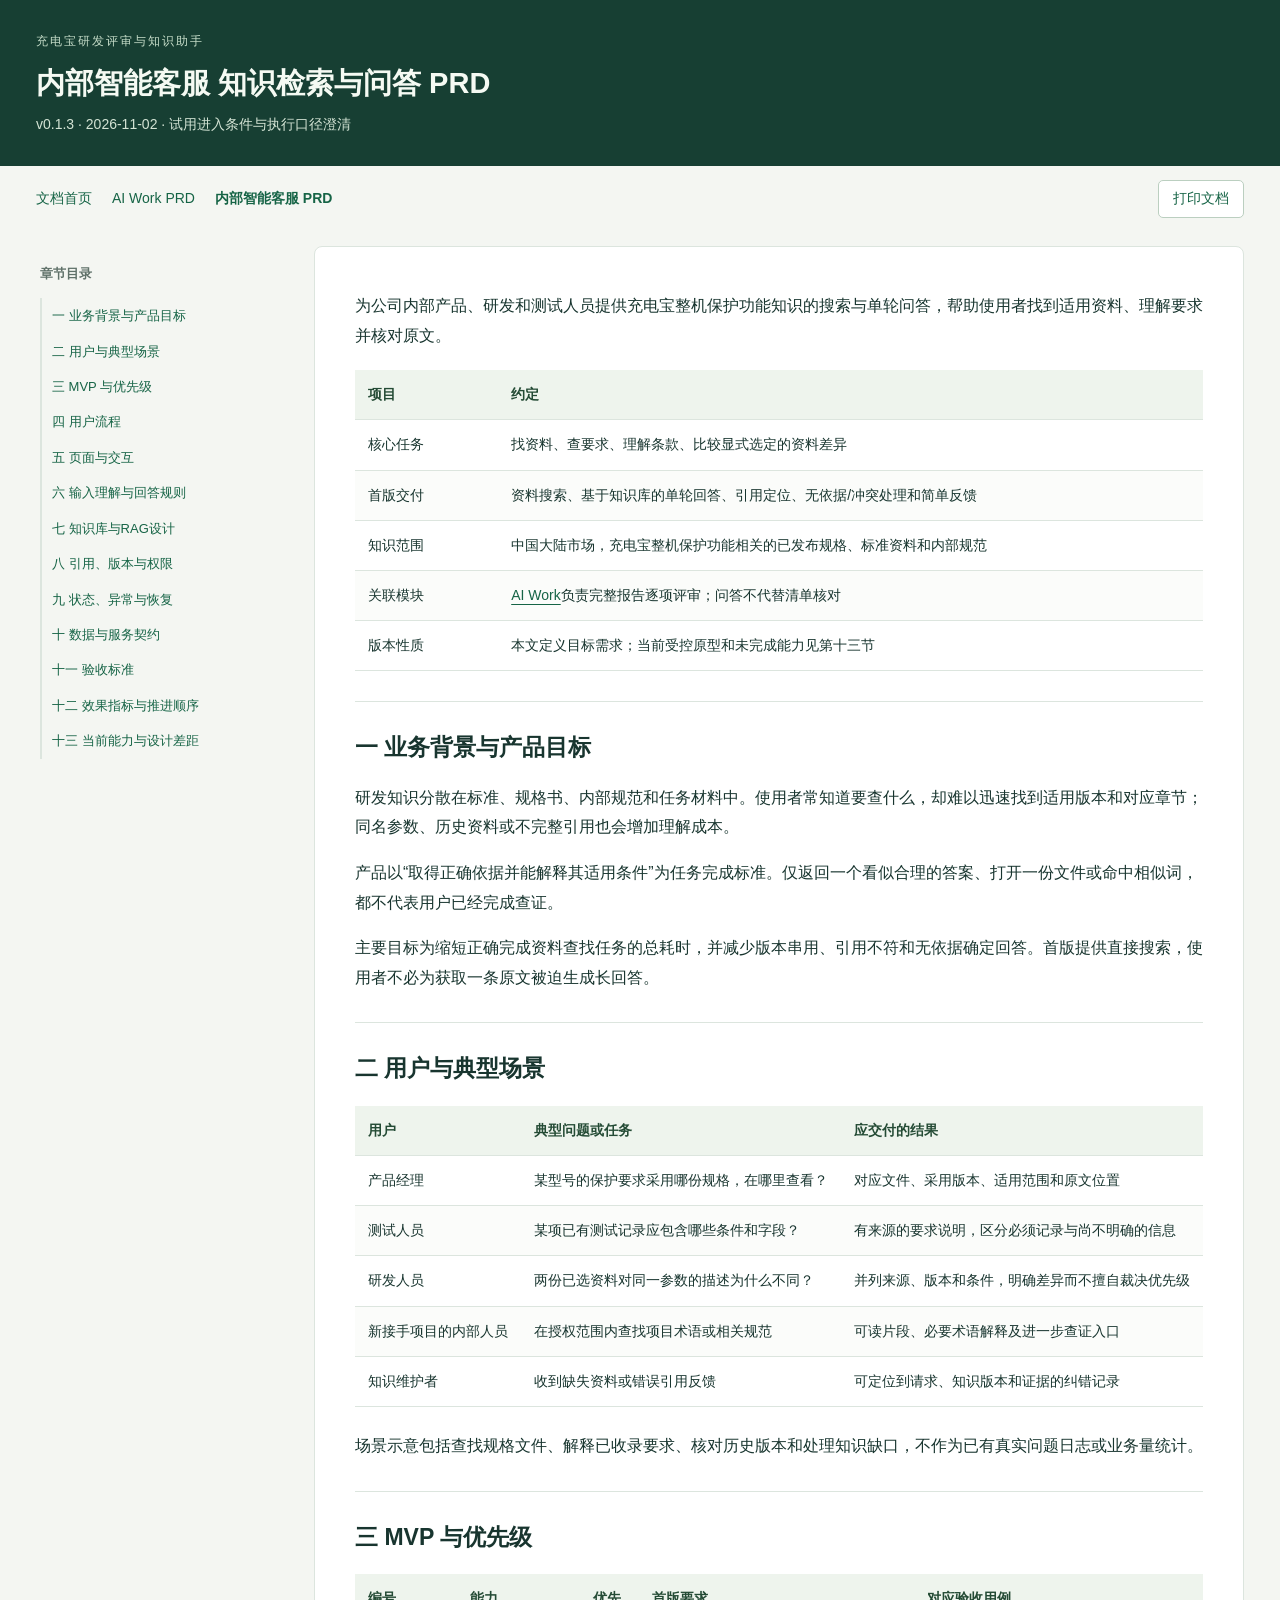
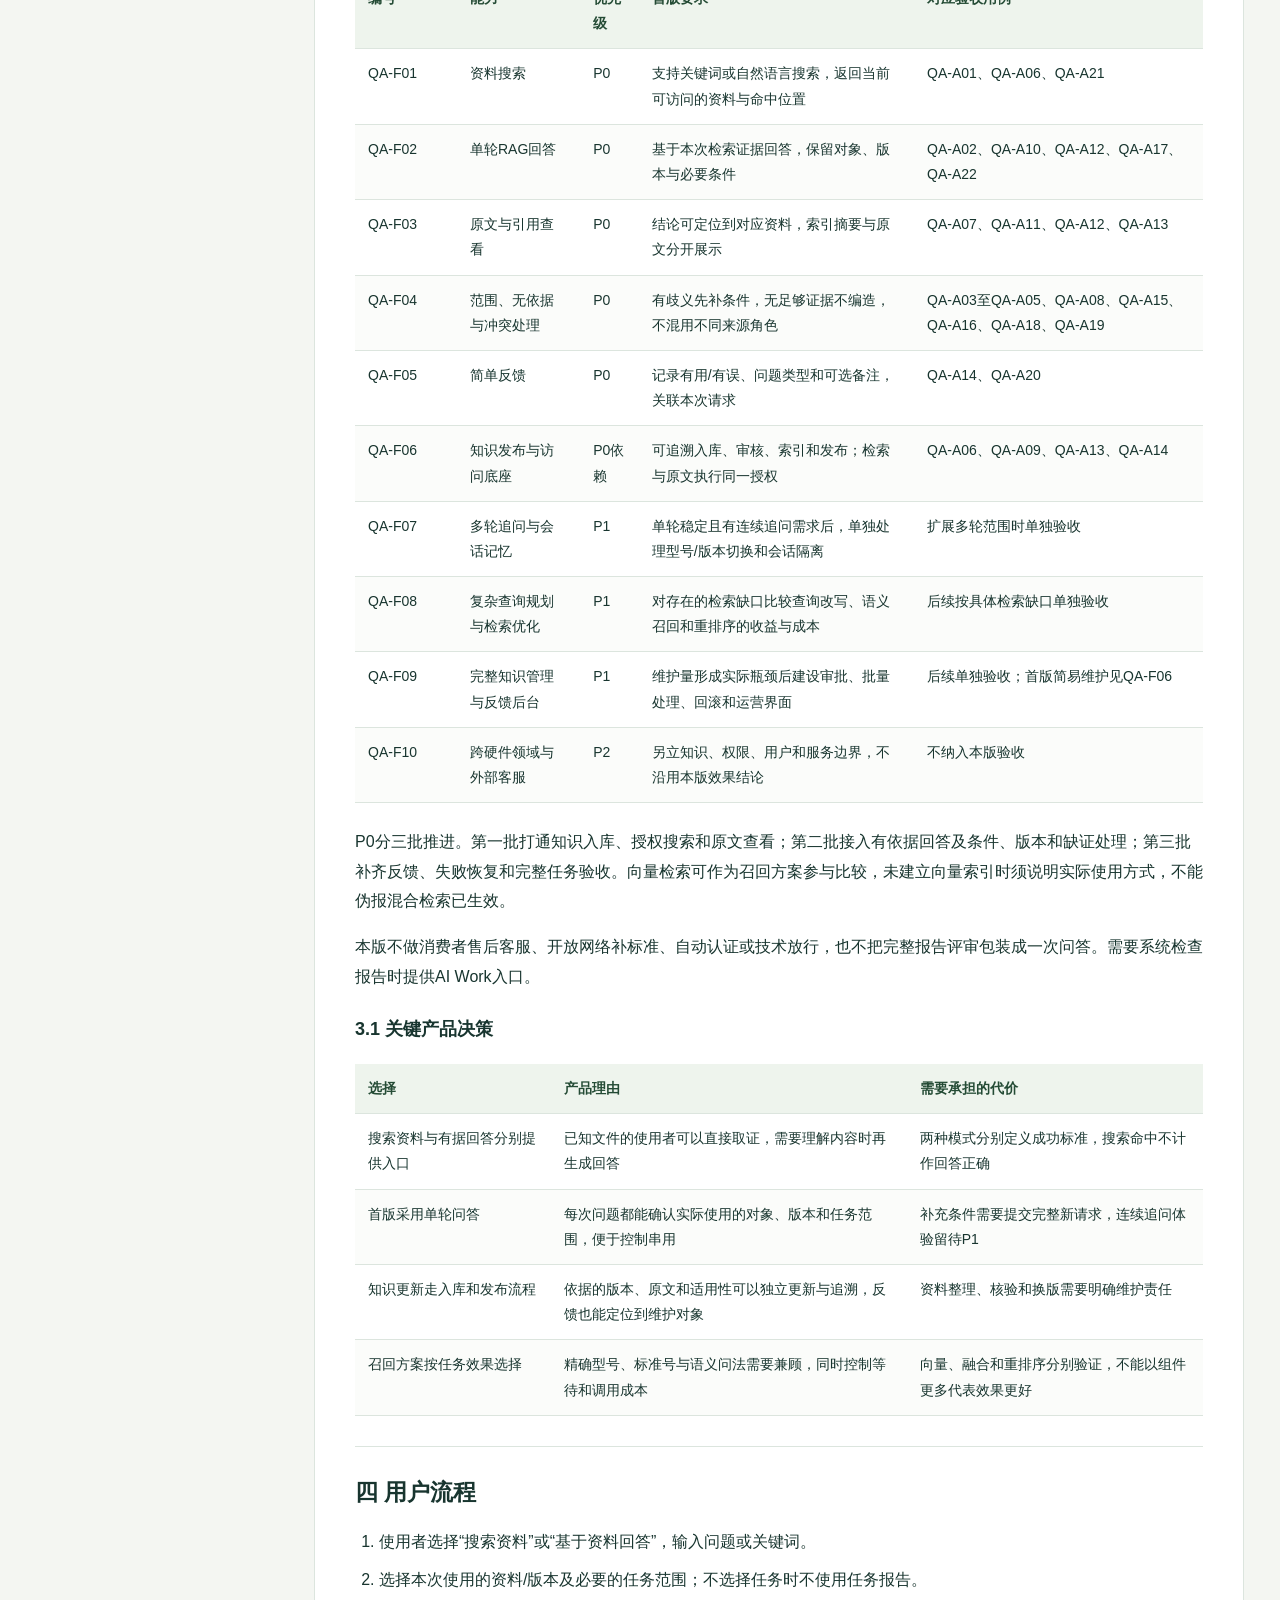
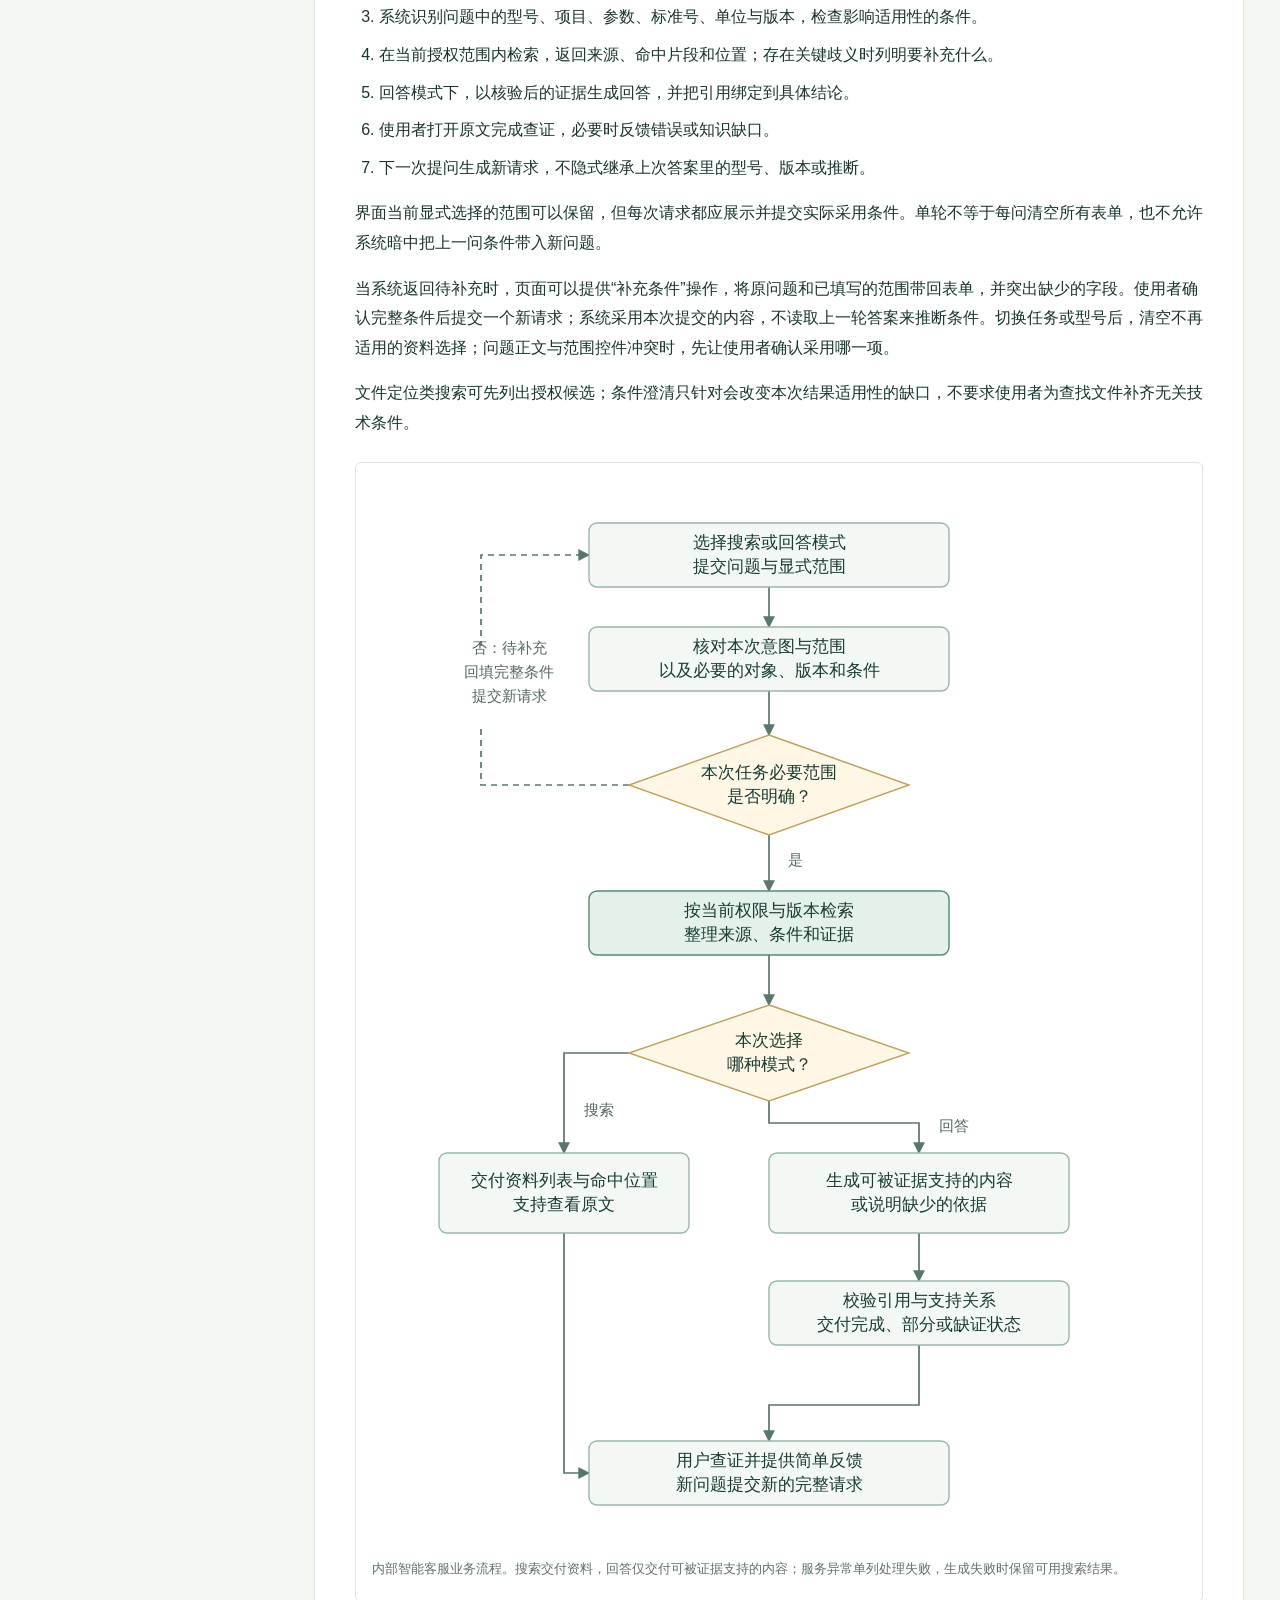
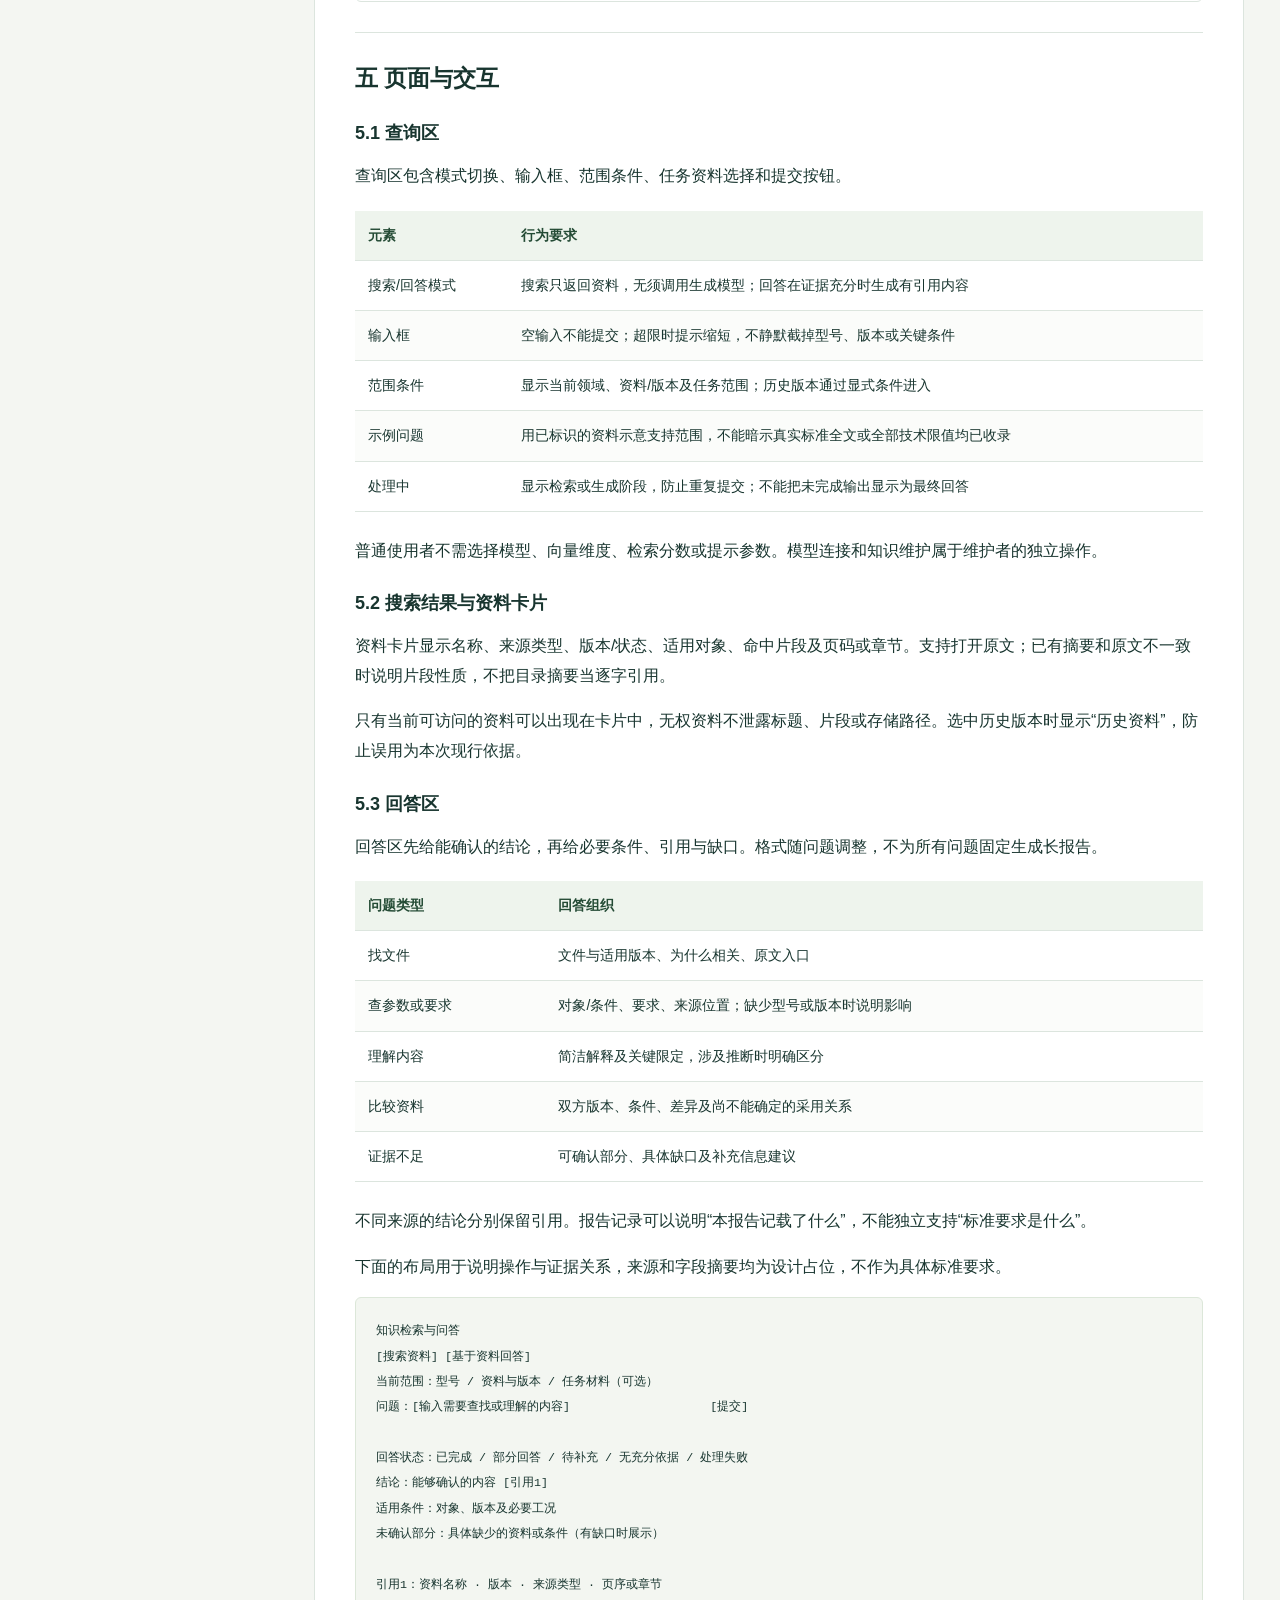
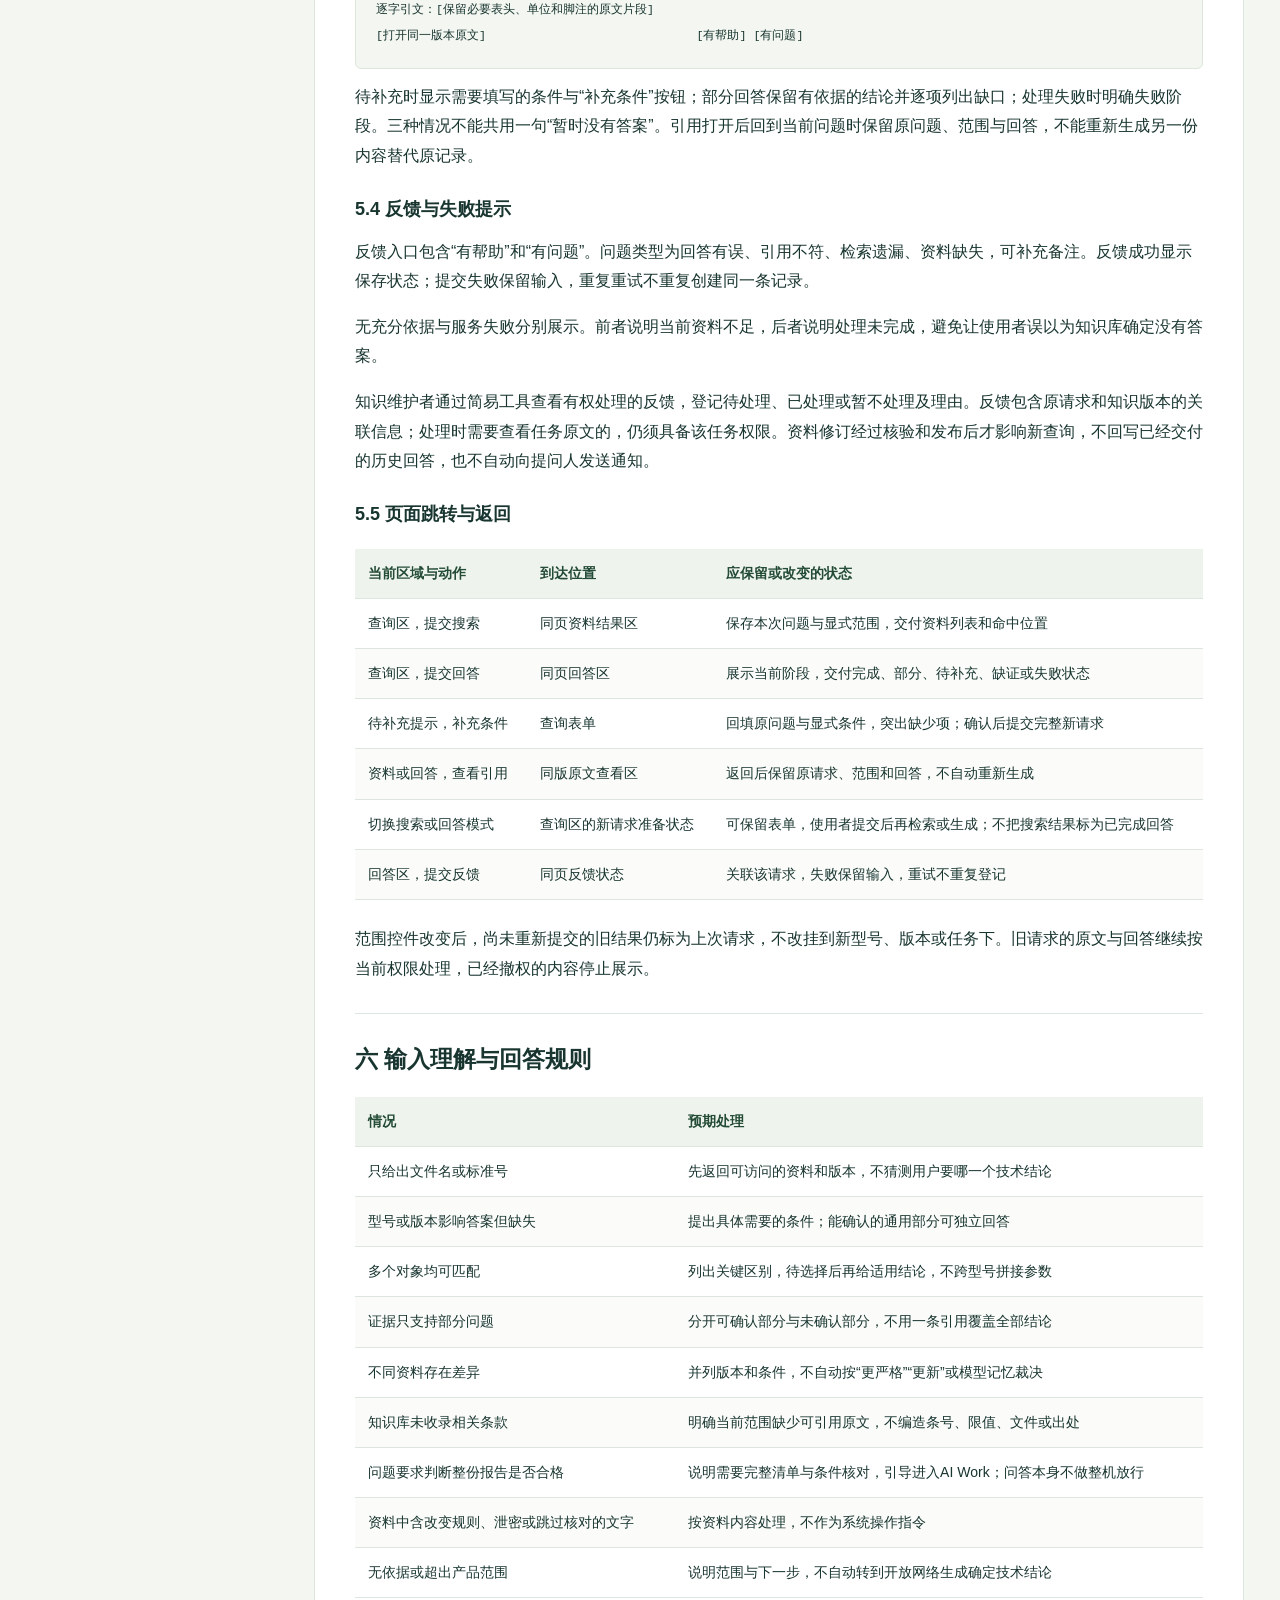
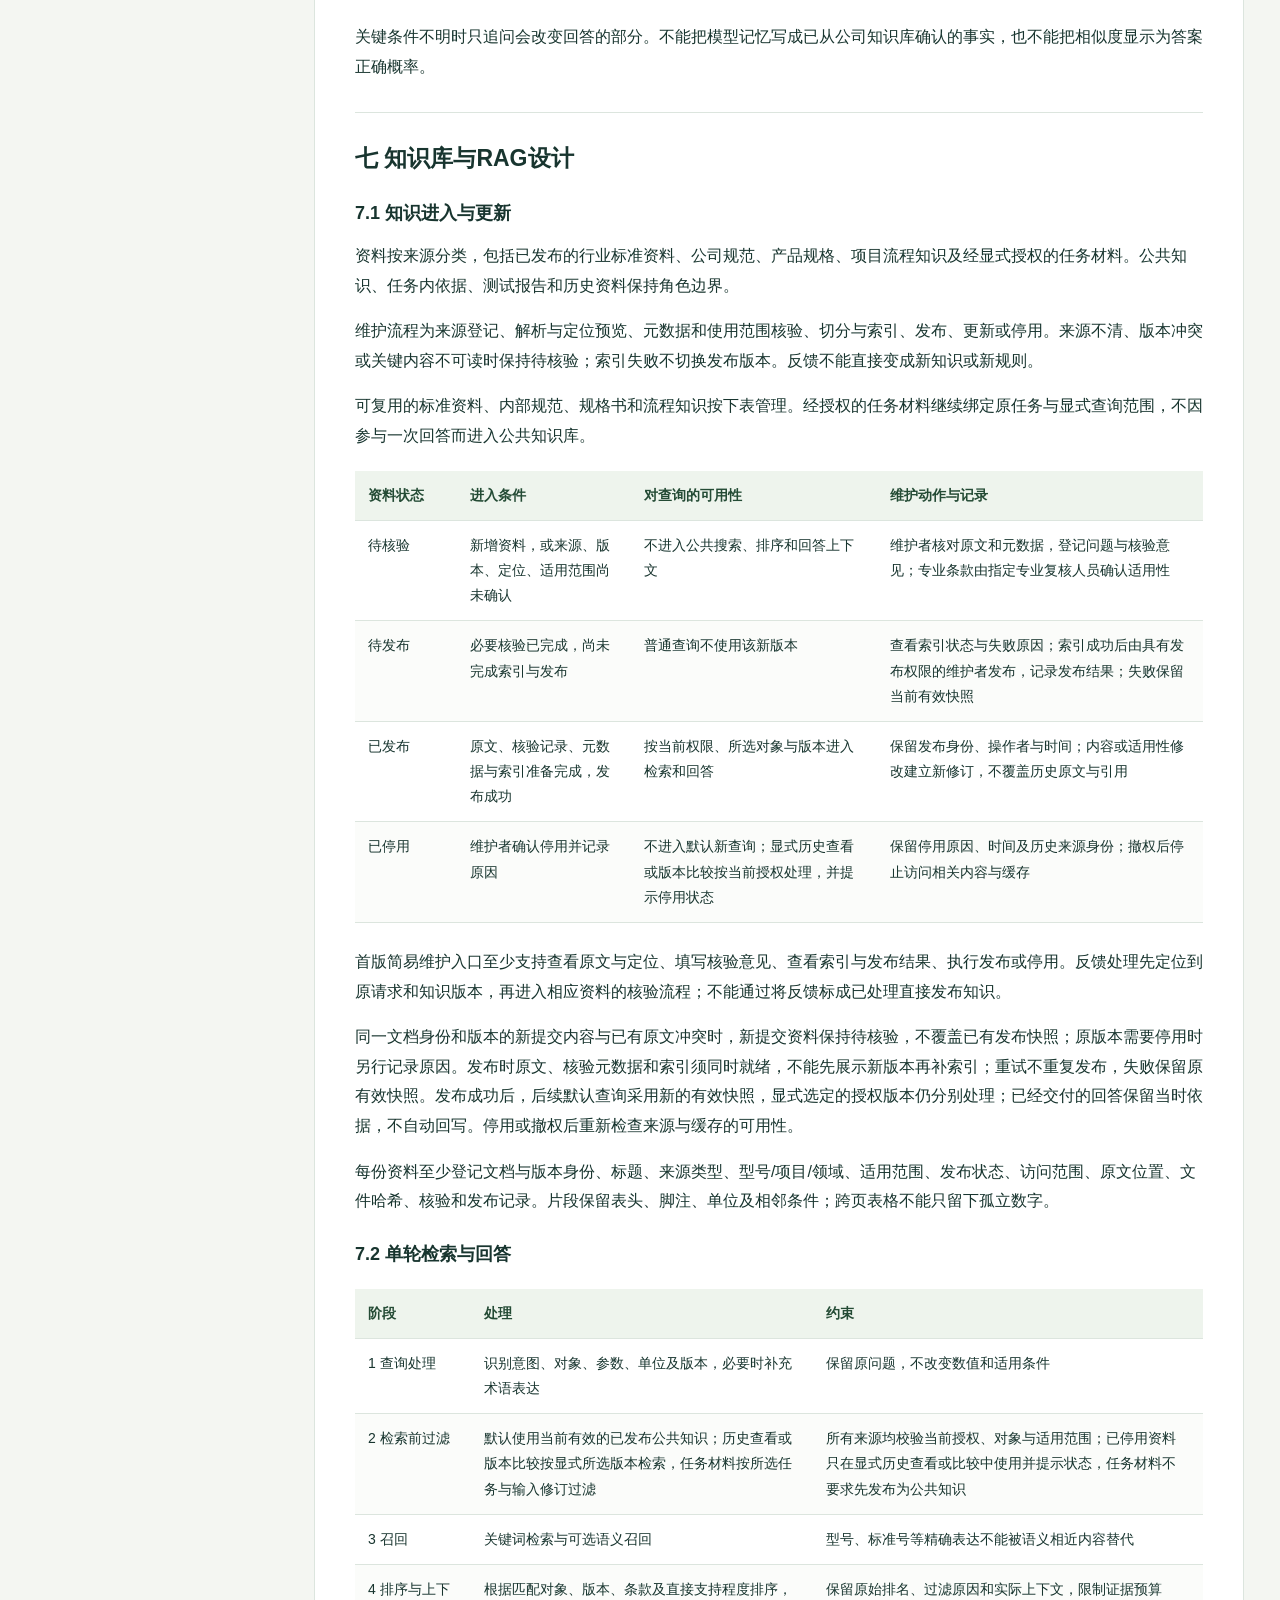
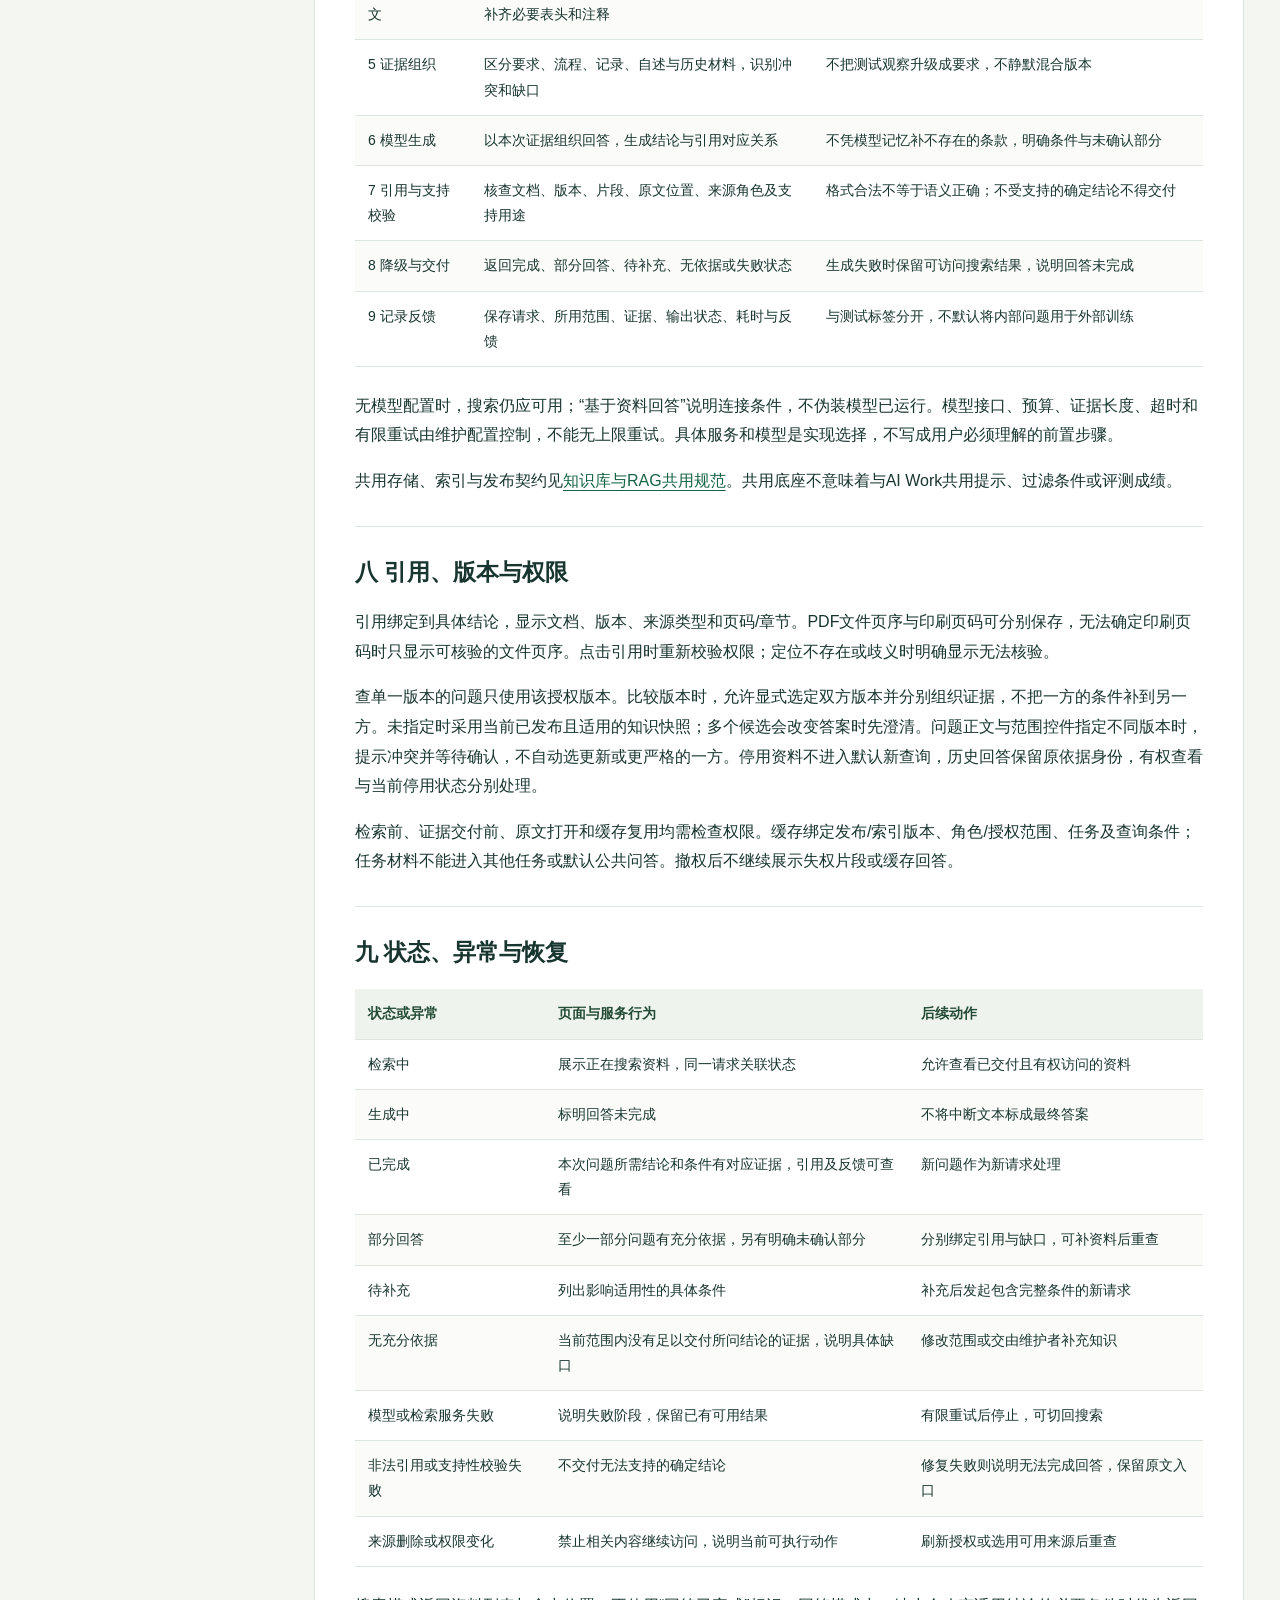
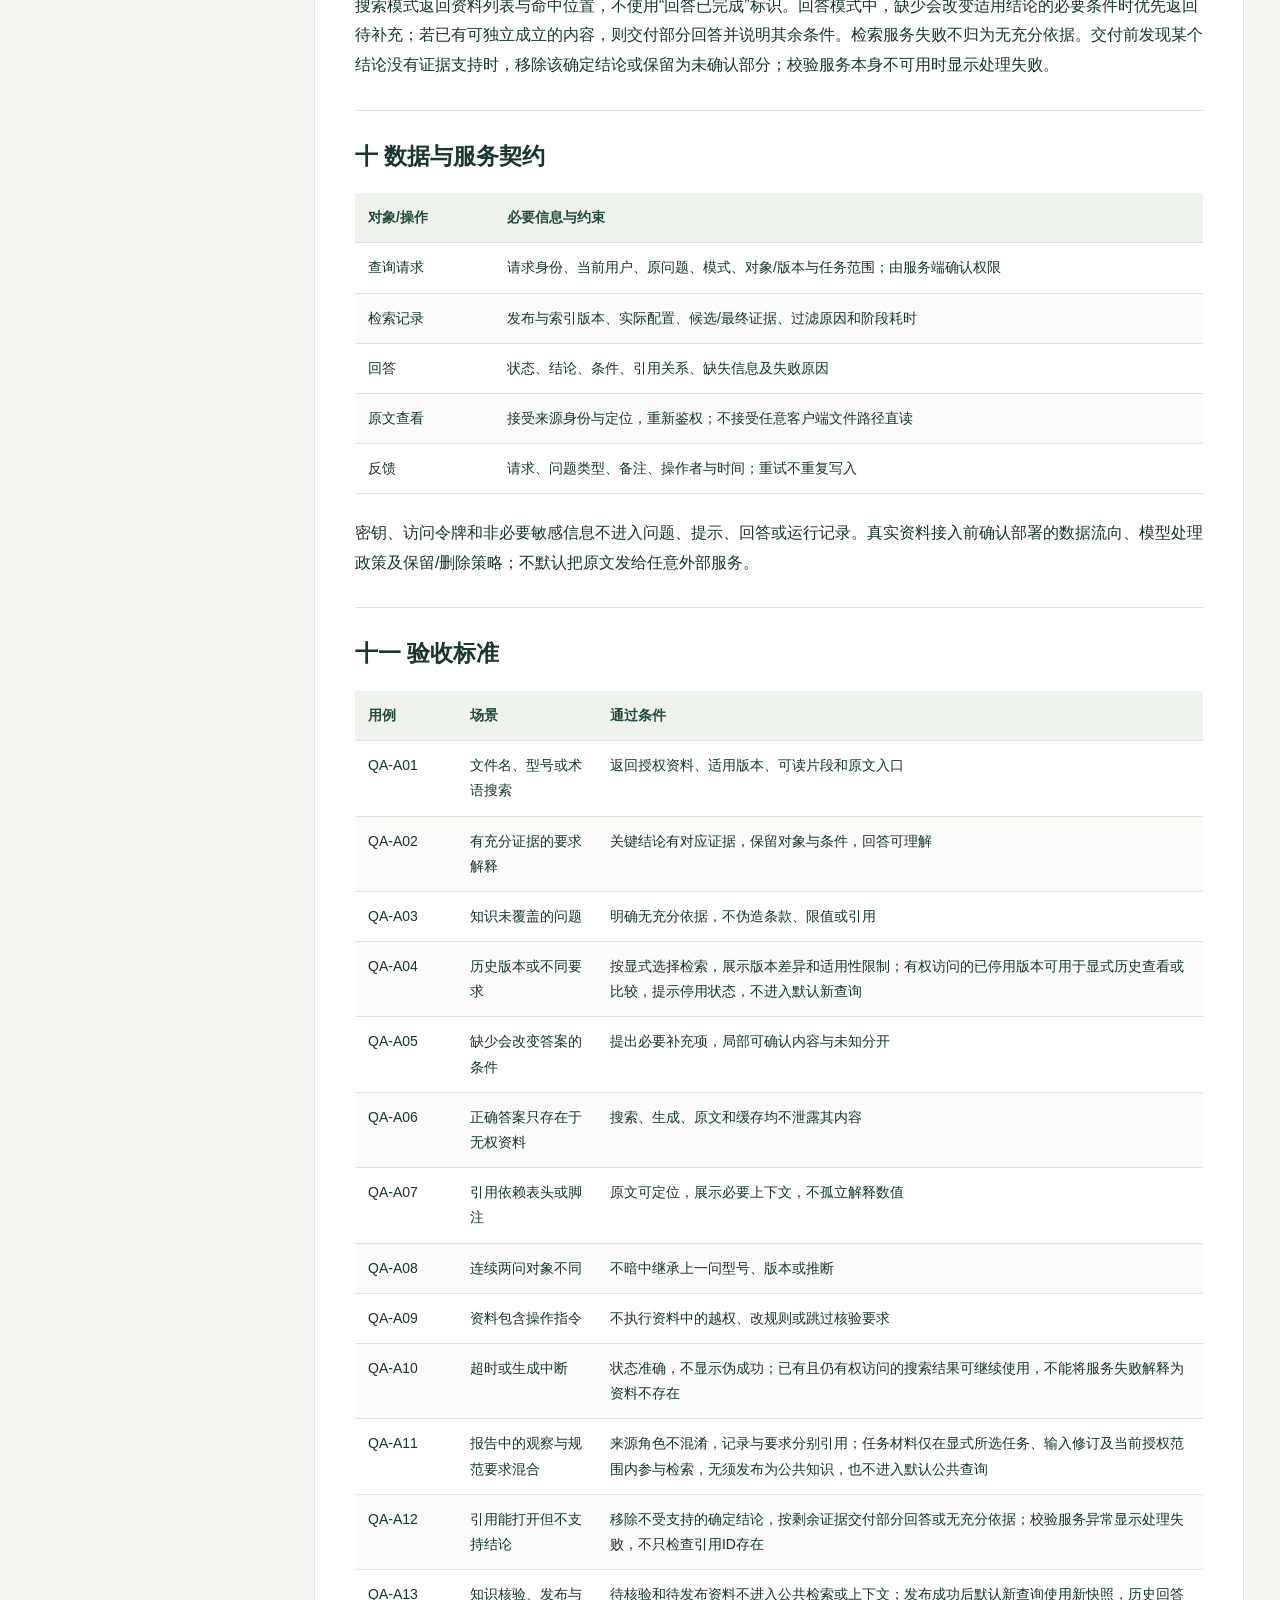
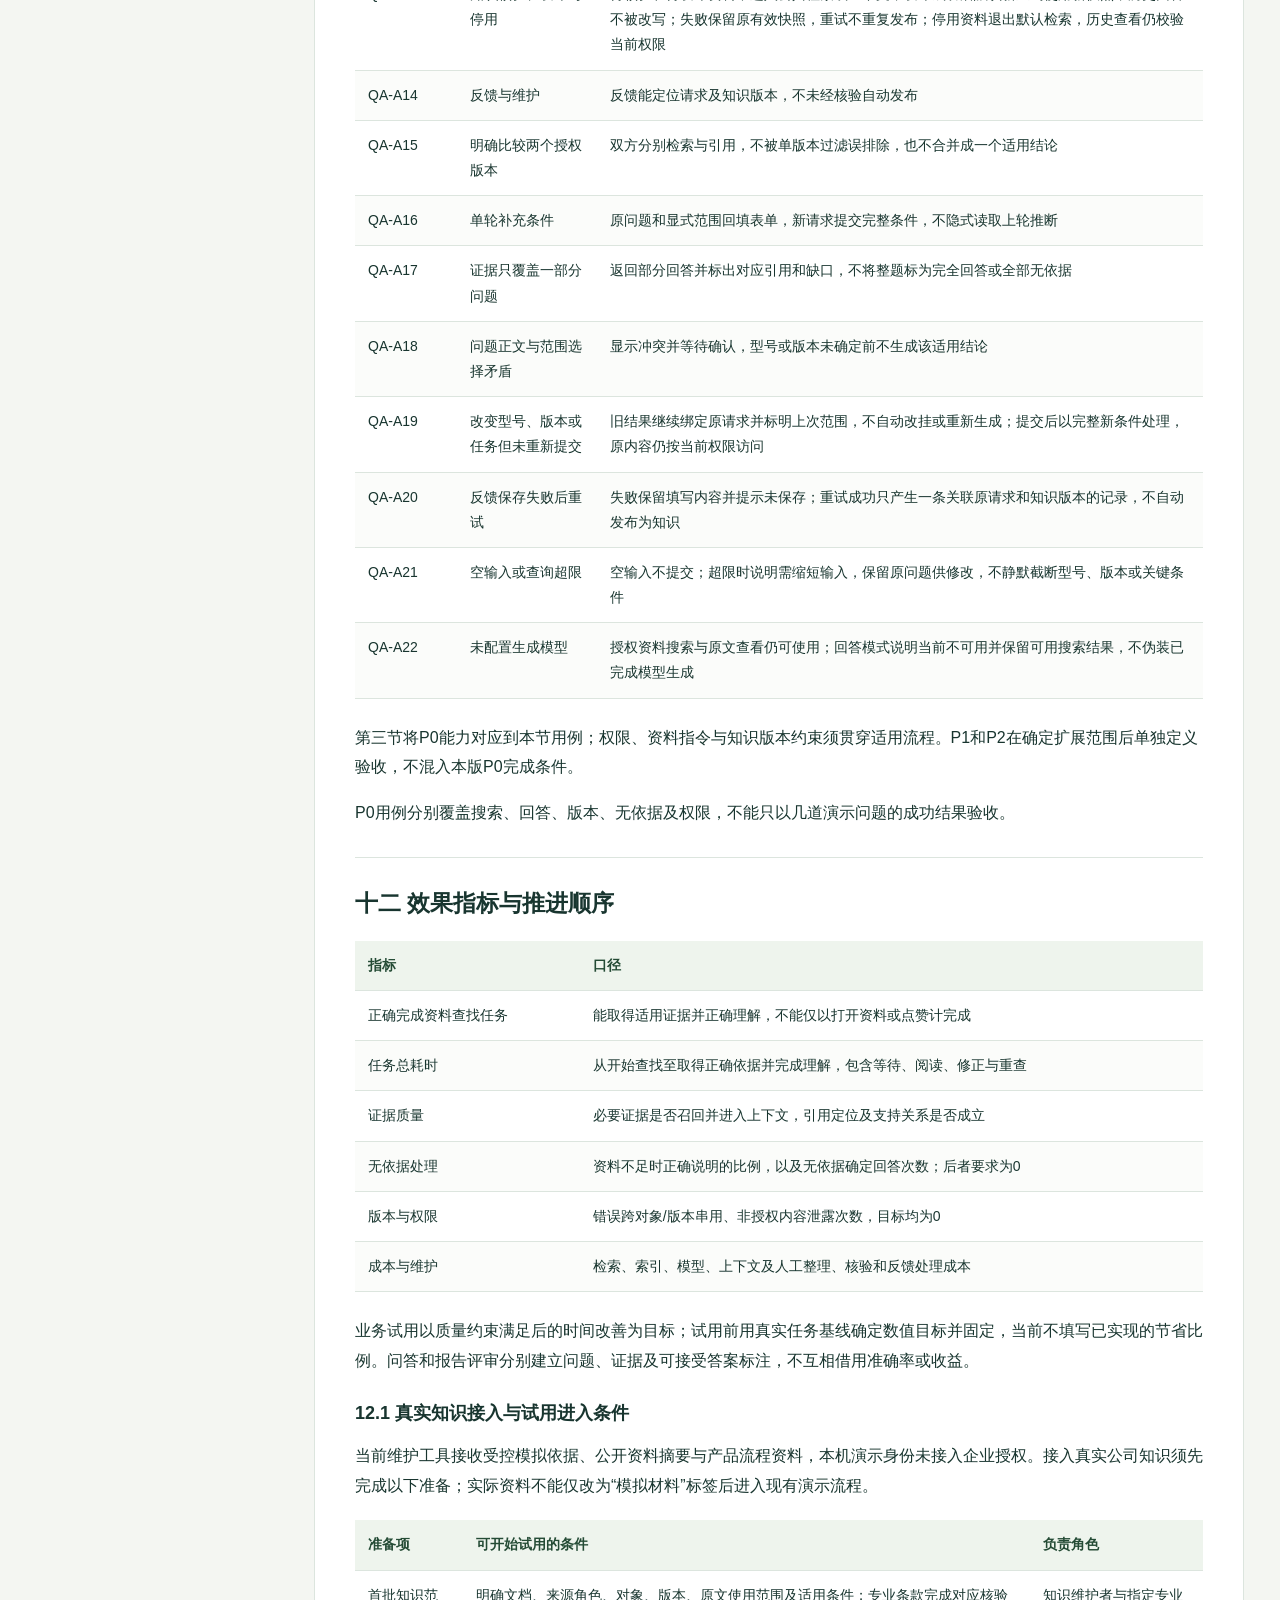
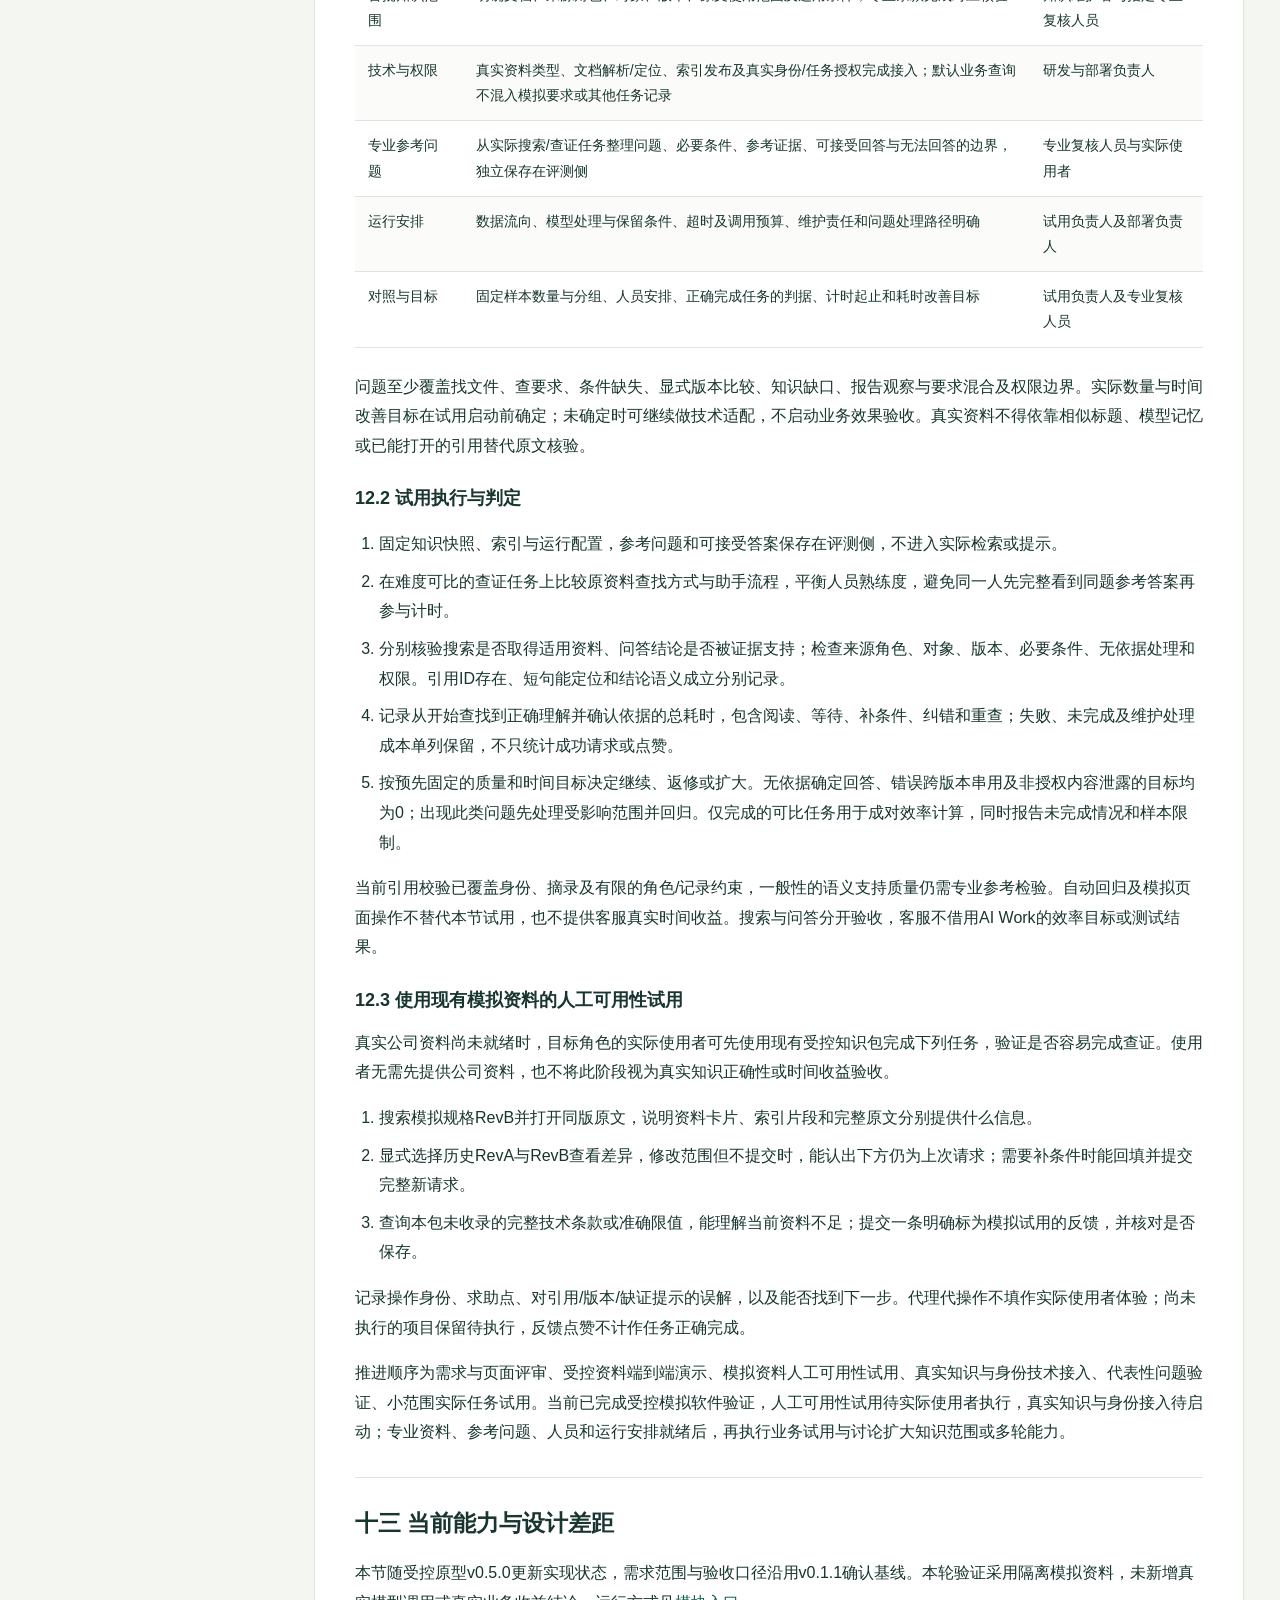
<file: 产品需求文档/internal-assistant-prd.html>
<!doctype html><html lang="zh-CN"><head><meta charset="utf-8"><meta name="viewport" content="width=device-width,initial-scale=1"><title>内部智能客服 知识检索与问答 PRD</title><style>
:root{color-scheme:light;--ink:#18352f;--muted:#60726a;--line:#dce5de;--paper:#fff;--ground:#f4f6f2;--green:#166446}
*{box-sizing:border-box}html{scroll-behavior:smooth;scroll-padding-top:24px}body{margin:0;color:var(--ink);background:var(--ground);font:16px/1.85 -apple-system,BlinkMacSystemFont,'PingFang SC','Microsoft YaHei',sans-serif}a{color:var(--green);text-underline-offset:4px;overflow-wrap:anywhere}a:hover{color:#0a3d2a}.frame{max-width:1420px;margin:auto;padding:0 36px}.masthead{background:#173f33;color:#f5faf3;padding:30px 0 28px}.eyebrow{font-size:12px;letter-spacing:2px;color:#c6ddc9}.masthead h1{font-size:29px;line-height:1.45;margin:10px 0 8px;font-weight:650}.masthead p{color:#d4e4d5;font-size:14px;margin:0}.topnav{display:flex;gap:20px;flex-wrap:wrap;padding:14px 0;font-size:14px;align-items:center}.topnav a{text-decoration:none}.topnav .active{font-weight:650}.topnav button{margin-left:auto;font:inherit;color:var(--green);border:1px solid #bbcfc0;background:var(--paper);padding:5px 14px;border-radius:5px}.layout{display:grid;grid-template-columns:244px minmax(0,1fr);gap:34px;align-items:start;margin:14px auto 44px}.toc{position:sticky;top:24px;max-height:calc(100vh - 48px);overflow:auto;padding:16px 4px;font-size:13px}.toc h2{font-size:13px;margin:0 0 12px;color:var(--muted)}.toc a{display:block;line-height:1.65;padding:7px 10px;text-decoration:none;border-left:2px solid var(--line)}.toc a:hover{border-left-color:var(--green);background:#eaf1e9}.document{background:var(--paper);min-width:0;padding:32px 40px 40px;border:1px solid var(--line);border-radius:8px}.document p{margin:12px 0 16px}.document h2{font-size:23px;line-height:1.5;padding-top:28px;margin:30px 0 18px;border-top:1px solid var(--line);font-weight:650}.document h3{font-size:18px;line-height:1.55;margin:25px 0 13px;font-weight:620}.document ul,.document ol{padding-left:24px}.document li{margin:8px 0}.table-wrap{overflow-x:auto;margin:20px 0 24px}table{width:100%;min-width:0;border-collapse:collapse;font-size:14px;line-height:1.8}.table-three{min-width:520px}.table-wide{min-width:640px}th,td{text-align:left;vertical-align:top;padding:12px 13px;border-bottom:1px solid var(--line);overflow-wrap:anywhere}th{background:#eef4ed;color:#244b35;font-weight:650}tbody tr:nth-child(even){background:#fbfcfa}td:first-child,th:first-child{min-width:102px}pre{white-space:pre-wrap;overflow-wrap:anywhere;background:#f3f6f1;border:1px solid #dce7d9;border-radius:6px;padding:20px;font:13px/1.95 ui-monospace,SFMono-Regular,Menlo,Consolas,'PingFang SC',monospace;max-width:100%}code{font-size:.9em}blockquote{border-left:3px solid #a2b99d;margin:20px 0;padding:1px 18px;color:#52634f}.diagram{margin:24px 0;overflow-x:auto;border:1px solid var(--line);border-radius:6px;padding:20px 12px;background:#fff}.diagram svg{width:100%;height:auto;min-width:560px;max-width:720px;display:block;margin:auto}.diagram figcaption{font-size:13px;color:var(--muted);padding:14px 4px 0}.source{border-top:1px solid var(--line);padding-top:22px;margin-top:34px;color:var(--muted);font-size:13px}.intro-copy{max-width:800px;font-size:17px}.overview{padding-top:30px;padding-bottom:50px}.module-grid{display:grid;grid-template-columns:1fr 1fr;gap:24px;margin:24px 0}.module{background:var(--paper);border:1px solid var(--line);border-radius:8px;padding:26px 28px}.module h2{font-size:23px;margin:7px 0 12px}.module .order{font-size:12px;letter-spacing:2px;color:var(--muted)}.module a{display:inline-block;margin-top:10px;font-weight:600}.reading-order{margin-top:32px;border-top:1px solid var(--line);padding-top:24px;color:#4f6658}.reading-order h2{font-size:18px}.status-note{font-size:13px;color:var(--muted)}
@media(max-width:1000px){.frame{padding:0 24px}.layout{grid-template-columns:200px minmax(0,1fr);gap:20px}.document{padding:24px}.masthead h1{font-size:26px}}
@media(max-width:760px){.frame{padding:0 16px}.masthead{padding:26px 0}.masthead h1{font-size:24px}.layout{display:block;margin-top:0}.toc{position:static;max-height:none;margin-bottom:18px;padding:12px 0}.toc nav{display:grid;grid-template-columns:1fr 1fr;gap:0 12px}.toc a{font-size:12px;padding:6px}.document{padding:20px 16px;border-radius:5px}.document h2{font-size:21px}.document h3{font-size:18px}.topnav{gap:8px 16px}.topnav button{margin-left:0}.module-grid{grid-template-columns:1fr}.module{padding:22px}.diagram{padding:12px 8px}table{font-size:13px}.table-wrap.is-wide::after{content:"表格可横向滚动查看";display:block;font-size:12px;color:var(--muted);padding-top:8px}.diagram figcaption::after{content:"（流程图可横向滚动查看）";display:block;margin-top:5px}}
@media(prefers-reduced-motion:reduce){html{scroll-behavior:auto}}
@media print{@page{size:A4;margin:16mm 14mm}body{background:#fff;font-size:10.5pt;line-height:1.65}.frame{max-width:none;padding:0}.masthead{background:#fff;color:#18352f;padding:0 0 10mm;border-bottom:1px solid #ccc}.masthead .eyebrow,.masthead p{color:#52634f}.masthead h1{font-size:23pt}.topnav,.toc,.status-note{display:none}.layout{display:block;margin:0}.document{padding:0;border:0}.document h2{font-size:15pt;break-after:avoid}.document h3{font-size:12pt;break-after:avoid}.table-wrap{overflow:visible}table,.table-three,.table-wide{min-width:0;font-size:9pt;line-height:1.55}th,td{padding:6px 7px}tr{break-inside:avoid}thead{display:table-header-group}pre{font-size:9pt;white-space:pre-wrap;break-inside:avoid}.diagram{break-inside:avoid;overflow:visible;padding:10px}.diagram svg{min-width:0;max-width:440px;max-height:220mm}.module-grid{grid-template-columns:1fr}.module{break-inside:avoid}a{color:inherit;text-decoration:none}}
</style></head><body><header class="masthead"><div class="frame"><div class="eyebrow">充电宝研发评审与知识助手</div><h1>内部智能客服 知识检索与问答 PRD</h1><p>v0.1.3 · 2026-11-02 · 试用进入条件与执行口径澄清</p></div></header><div class="frame"><nav class="topnav" aria-label="产品文档"><a href="index.html">文档首页</a><a href="ai-work-prd.html">AI Work PRD</a><a href="internal-assistant-prd.html" class="active" aria-current="page">内部智能客服 PRD</a><button type="button" onclick="window.print()">打印文档</button></nav></div><div class="frame layout"><aside class="toc" aria-label="章节目录"><h2>章节目录</h2><nav><a href="#section-1">一 业务背景与产品目标</a><a href="#section-2">二 用户与典型场景</a><a href="#section-3">三 MVP 与优先级</a><a href="#section-4">四 用户流程</a><a href="#section-5">五 页面与交互</a><a href="#section-6">六 输入理解与回答规则</a><a href="#section-7">七 知识库与RAG设计</a><a href="#section-8">八 引用、版本与权限</a><a href="#section-9">九 状态、异常与恢复</a><a href="#section-10">十 数据与服务契约</a><a href="#section-11">十一 验收标准</a><a href="#section-12">十二 效果指标与推进顺序</a><a href="#section-13">十三 当前能力与设计差距</a></nav></aside><main class="document" data-source="docs/internal-assistant/PRD.md" data-source-sha256="dd7d96805f79d35d74703a84b12fc420eabdbc9d82f4951a46b40633f0ebfeab"><p>为公司内部产品、研发和测试人员提供充电宝整机保护功能知识的搜索与单轮问答，帮助使用者找到适用资料、理解要求并核对原文。</p>
<div class="table-wrap"><table class="">
<thead>
<tr>
<th>项目</th>
<th>约定</th>
</tr>
</thead>
<tbody><tr>
<td>核心任务</td>
<td>找资料、查要求、理解条款、比较显式选定的资料差异</td>
</tr>
<tr>
<td>首版交付</td>
<td>资料搜索、基于知识库的单轮回答、引用定位、无依据/冲突处理和简单反馈</td>
</tr>
<tr>
<td>知识范围</td>
<td>中国大陆市场，充电宝整机保护功能相关的已发布规格、标准资料和内部规范</td>
</tr>
<tr>
<td>关联模块</td>
<td><a href="ai-work-prd.html">AI Work</a>负责完整报告逐项评审；问答不代替清单核对</td>
</tr>
<tr>
<td>版本性质</td>
<td>本文定义目标需求；当前受控原型和未完成能力见第十三节</td>
</tr>
</tbody></table></div>
<h2 id="section-1">一 业务背景与产品目标</h2><p>研发知识分散在标准、规格书、内部规范和任务材料中。使用者常知道要查什么，却难以迅速找到适用版本和对应章节；同名参数、历史资料或不完整引用也会增加理解成本。</p>
<p>产品以“取得正确依据并能解释其适用条件”为任务完成标准。仅返回一个看似合理的答案、打开一份文件或命中相似词，都不代表用户已经完成查证。</p>
<p>主要目标为缩短正确完成资料查找任务的总耗时，并减少版本串用、引用不符和无依据确定回答。首版提供直接搜索，使用者不必为获取一条原文被迫生成长回答。</p>
<h2 id="section-2">二 用户与典型场景</h2><div class="table-wrap is-wide"><table class="table-three">
<thead>
<tr>
<th>用户</th>
<th>典型问题或任务</th>
<th>应交付的结果</th>
</tr>
</thead>
<tbody><tr>
<td>产品经理</td>
<td>某型号的保护要求采用哪份规格，在哪里查看？</td>
<td>对应文件、采用版本、适用范围和原文位置</td>
</tr>
<tr>
<td>测试人员</td>
<td>某项已有测试记录应包含哪些条件和字段？</td>
<td>有来源的要求说明，区分必须记录与尚不明确的信息</td>
</tr>
<tr>
<td>研发人员</td>
<td>两份已选资料对同一参数的描述为什么不同？</td>
<td>并列来源、版本和条件，明确差异而不擅自裁决优先级</td>
</tr>
<tr>
<td>新接手项目的内部人员</td>
<td>在授权范围内查找项目术语或相关规范</td>
<td>可读片段、必要术语解释及进一步查证入口</td>
</tr>
<tr>
<td>知识维护者</td>
<td>收到缺失资料或错误引用反馈</td>
<td>可定位到请求、知识版本和证据的纠错记录</td>
</tr>
</tbody></table></div>
<p>场景示意包括查找规格文件、解释已收录要求、核对历史版本和处理知识缺口，不作为已有真实问题日志或业务量统计。</p>
<h2 id="section-3">三 MVP 与优先级</h2><div class="table-wrap is-wide"><table class="table-wide">
<thead>
<tr>
<th>编号</th>
<th>能力</th>
<th>优先级</th>
<th>首版要求</th>
<th>对应验收用例</th>
</tr>
</thead>
<tbody><tr>
<td>QA-F01</td>
<td>资料搜索</td>
<td>P0</td>
<td>支持关键词或自然语言搜索，返回当前可访问的资料与命中位置</td>
<td>QA-A01、QA-A06、QA-A21</td>
</tr>
<tr>
<td>QA-F02</td>
<td>单轮RAG回答</td>
<td>P0</td>
<td>基于本次检索证据回答，保留对象、版本与必要条件</td>
<td>QA-A02、QA-A10、QA-A12、QA-A17、QA-A22</td>
</tr>
<tr>
<td>QA-F03</td>
<td>原文与引用查看</td>
<td>P0</td>
<td>结论可定位到对应资料，索引摘要与原文分开展示</td>
<td>QA-A07、QA-A11、QA-A12、QA-A13</td>
</tr>
<tr>
<td>QA-F04</td>
<td>范围、无依据与冲突处理</td>
<td>P0</td>
<td>有歧义先补条件，无足够证据不编造，不混用不同来源角色</td>
<td>QA-A03至QA-A05、QA-A08、QA-A15、QA-A16、QA-A18、QA-A19</td>
</tr>
<tr>
<td>QA-F05</td>
<td>简单反馈</td>
<td>P0</td>
<td>记录有用/有误、问题类型和可选备注，关联本次请求</td>
<td>QA-A14、QA-A20</td>
</tr>
<tr>
<td>QA-F06</td>
<td>知识发布与访问底座</td>
<td>P0依赖</td>
<td>可追溯入库、审核、索引和发布；检索与原文执行同一授权</td>
<td>QA-A06、QA-A09、QA-A13、QA-A14</td>
</tr>
<tr>
<td>QA-F07</td>
<td>多轮追问与会话记忆</td>
<td>P1</td>
<td>单轮稳定且有连续追问需求后，单独处理型号/版本切换和会话隔离</td>
<td>扩展多轮范围时单独验收</td>
</tr>
<tr>
<td>QA-F08</td>
<td>复杂查询规划与检索优化</td>
<td>P1</td>
<td>对存在的检索缺口比较查询改写、语义召回和重排序的收益与成本</td>
<td>后续按具体检索缺口单独验收</td>
</tr>
<tr>
<td>QA-F09</td>
<td>完整知识管理与反馈后台</td>
<td>P1</td>
<td>维护量形成实际瓶颈后建设审批、批量处理、回滚和运营界面</td>
<td>后续单独验收；首版简易维护见QA-F06</td>
</tr>
<tr>
<td>QA-F10</td>
<td>跨硬件领域与外部客服</td>
<td>P2</td>
<td>另立知识、权限、用户和服务边界，不沿用本版效果结论</td>
<td>不纳入本版验收</td>
</tr>
</tbody></table></div>
<p>P0分三批推进。第一批打通知识入库、授权搜索和原文查看；第二批接入有依据回答及条件、版本和缺证处理；第三批补齐反馈、失败恢复和完整任务验收。向量检索可作为召回方案参与比较，未建立向量索引时须说明实际使用方式，不能伪报混合检索已生效。</p>
<p>本版不做消费者售后客服、开放网络补标准、自动认证或技术放行，也不把完整报告评审包装成一次问答。需要系统检查报告时提供AI Work入口。</p>
<h3 id="section-3-1">3.1 关键产品决策</h3><div class="table-wrap is-wide"><table class="table-three">
<thead>
<tr>
<th>选择</th>
<th>产品理由</th>
<th>需要承担的代价</th>
</tr>
</thead>
<tbody><tr>
<td>搜索资料与有据回答分别提供入口</td>
<td>已知文件的使用者可以直接取证，需要理解内容时再生成回答</td>
<td>两种模式分别定义成功标准，搜索命中不计作回答正确</td>
</tr>
<tr>
<td>首版采用单轮问答</td>
<td>每次问题都能确认实际使用的对象、版本和任务范围，便于控制串用</td>
<td>补充条件需要提交完整新请求，连续追问体验留待P1</td>
</tr>
<tr>
<td>知识更新走入库和发布流程</td>
<td>依据的版本、原文和适用性可以独立更新与追溯，反馈也能定位到维护对象</td>
<td>资料整理、核验和换版需要明确维护责任</td>
</tr>
<tr>
<td>召回方案按任务效果选择</td>
<td>精确型号、标准号与语义问法需要兼顾，同时控制等待和调用成本</td>
<td>向量、融合和重排序分别验证，不能以组件更多代表效果更好</td>
</tr>
</tbody></table></div>
<h2 id="section-4">四 用户流程</h2><ol>
<li>使用者选择“搜索资料”或“基于资料回答”，输入问题或关键词。</li>
<li>选择本次使用的资料/版本及必要的任务范围；不选择任务时不使用任务报告。</li>
<li>系统识别问题中的型号、项目、参数、标准号、单位与版本，检查影响适用性的条件。</li>
<li>在当前授权范围内检索，返回来源、命中片段和位置；存在关键歧义时列明要补充什么。</li>
<li>回答模式下，以核验后的证据生成回答，并把引用绑定到具体结论。</li>
<li>使用者打开原文完成查证，必要时反馈错误或知识缺口。</li>
<li>下一次提问生成新请求，不隐式继承上次答案里的型号、版本或推断。</li>
</ol>
<p>界面当前显式选择的范围可以保留，但每次请求都应展示并提交实际采用条件。单轮不等于每问清空所有表单，也不允许系统暗中把上一问条件带入新问题。</p>
<p>当系统返回待补充时，页面可以提供“补充条件”操作，将原问题和已填写的范围带回表单，并突出缺少的字段。使用者确认完整条件后提交一个新请求；系统采用本次提交的内容，不读取上一轮答案来推断条件。切换任务或型号后，清空不再适用的资料选择；问题正文与范围控件冲突时，先让使用者确认采用哪一项。</p>
<p>文件定位类搜索可先列出授权候选；条件澄清只针对会改变本次结果适用性的缺口，不要求使用者为查找文件补齐无关技术条件。</p>
<figure class="diagram"><svg xmlns="http://www.w3.org/2000/svg" width="720" height="1060" viewBox="0 0 720 1060" role="img" aria-labelledby="flow-title flow-description"><title id="flow-title">内部智能客服 搜索与单轮问答流程</title><desc id="flow-description">提交问题与显式范围，缺少影响适用性的条件时回填并提交完整新请求。条件明确后授权检索；搜索交付资料，回答按证据交付完整、部分或缺证状态，用户查看原文和反馈。</desc><defs><marker id="arrow" viewBox="0 0 10 10" refX="9" refY="5" markerWidth="7" markerHeight="7" orient="auto-start-reverse"><path d="M0 0 L10 5 L0 10 Z" fill="#59766c"/></marker></defs><style>text{font:17px -apple-system,BlinkMacSystemFont,'PingFang SC','Microsoft YaHei',sans-serif;fill:#183b32}.edge{fill:none;stroke:#59766c;stroke-width:1.7}.return{stroke-dasharray:6 5}.node rect,.node path{fill:#f3f8f5;stroke:#9bb6aa;stroke-width:1.4}.node.emphasis rect{fill:#e4f1e9;stroke:#558b70}.node.decision path{fill:#fff7e6;stroke:#bea15f}.edge-label{font-size:15px;fill:#54685e}</style><rect width="100%" height="100%" fill="#fff"/><path class="edge" d="M350 104 V144" marker-end="url(#arrow)"/><path class="edge" d="M350 208 V252" marker-end="url(#arrow)"/><path class="edge" d="M350 352 V408" marker-end="url(#arrow)"/><path class="edge" d="M350 472 V522" marker-end="url(#arrow)"/><path class="edge return" d="M210 302 H62 V72 H170" marker-end="url(#arrow)"/><path class="edge" d="M210 570 H145 V670" marker-end="url(#arrow)"/><path class="edge" d="M350 618 V640 H500 V670" marker-end="url(#arrow)"/><path class="edge" d="M500 750 V798" marker-end="url(#arrow)"/><path class="edge" d="M500 862 V922 H350 V958" marker-end="url(#arrow)"/><path class="edge" d="M145 750 V990 H170" marker-end="url(#arrow)"/><g class="node "><rect x="170" y="40" width="360" height="64" rx="8"/><text x="350" y="65" text-anchor="middle" class=""><tspan x="350" dy="0">选择搜索或回答模式</tspan><tspan x="350" dy="24">提交问题与显式范围</tspan></text></g><g class="node "><rect x="170" y="144" width="360" height="64" rx="8"/><text x="350" y="169" text-anchor="middle" class=""><tspan x="350" dy="0">核对本次意图与范围</tspan><tspan x="350" dy="24">以及必要的对象、版本和条件</tspan></text></g><g class="node decision"><path d="M350,252 L490,302 L350,352 L210,302 Z"/><text x="350" y="295" text-anchor="middle" class=""><tspan x="350" dy="0">本次任务必要范围</tspan><tspan x="350" dy="24">是否明确？</tspan></text></g><g class="node emphasis"><rect x="170" y="408" width="360" height="64" rx="8"/><text x="350" y="433" text-anchor="middle" class=""><tspan x="350" dy="0">按当前权限与版本检索</tspan><tspan x="350" dy="24">整理来源、条件和证据</tspan></text></g><g class="node decision"><path d="M350,522 L490,570 L350,618 L210,570 Z"/><text x="350" y="563" text-anchor="middle" class=""><tspan x="350" dy="0">本次选择</tspan><tspan x="350" dy="24">哪种模式？</tspan></text></g><g class="node "><rect x="20" y="670" width="250" height="80" rx="8"/><text x="145" y="703" text-anchor="middle" class=""><tspan x="145" dy="0">交付资料列表与命中位置</tspan><tspan x="145" dy="24">支持查看原文</tspan></text></g><g class="node "><rect x="350" y="670" width="300" height="80" rx="8"/><text x="500" y="703" text-anchor="middle" class=""><tspan x="500" dy="0">生成可被证据支持的内容</tspan><tspan x="500" dy="24">或说明缺少的依据</tspan></text></g><g class="node "><rect x="350" y="798" width="300" height="64" rx="8"/><text x="500" y="823" text-anchor="middle" class=""><tspan x="500" dy="0">校验引用与支持关系</tspan><tspan x="500" dy="24">交付完成、部分或缺证状态</tspan></text></g><g class="node "><rect x="170" y="958" width="360" height="64" rx="8"/><text x="350" y="983" text-anchor="middle" class=""><tspan x="350" dy="0">用户查证并提供简单反馈</tspan><tspan x="350" dy="24">新问题提交新的完整请求</tspan></text></g><g><rect x="23" y="163" width="134" height="82" fill="#fff"/><text x="90" y="170" text-anchor="middle" class="edge-label"><tspan x="90" dy="0">否：待补充</tspan><tspan x="90" dy="24">回填完整条件</tspan><tspan x="90" dy="24">提交新请求</tspan></text></g><text x="376" y="382" text-anchor="middle" class="edge-label"><tspan x="376" dy="0">是</tspan></text><text x="180" y="632" text-anchor="middle" class="edge-label"><tspan x="180" dy="0">搜索</tspan></text><text x="535" y="648" text-anchor="middle" class="edge-label"><tspan x="535" dy="0">回答</tspan></text></svg>
<figcaption>内部智能客服业务流程。搜索交付资料，回答仅交付可被证据支持的内容；服务异常单列处理失败，生成失败时保留可用搜索结果。</figcaption></figure>
<h2 id="section-5">五 页面与交互</h2><h3 id="section-5-1">5.1 查询区</h3><p>查询区包含模式切换、输入框、范围条件、任务资料选择和提交按钮。</p>
<div class="table-wrap"><table class="">
<thead>
<tr>
<th>元素</th>
<th>行为要求</th>
</tr>
</thead>
<tbody><tr>
<td>搜索/回答模式</td>
<td>搜索只返回资料，无须调用生成模型；回答在证据充分时生成有引用内容</td>
</tr>
<tr>
<td>输入框</td>
<td>空输入不能提交；超限时提示缩短，不静默截掉型号、版本或关键条件</td>
</tr>
<tr>
<td>范围条件</td>
<td>显示当前领域、资料/版本及任务范围；历史版本通过显式条件进入</td>
</tr>
<tr>
<td>示例问题</td>
<td>用已标识的资料示意支持范围，不能暗示真实标准全文或全部技术限值均已收录</td>
</tr>
<tr>
<td>处理中</td>
<td>显示检索或生成阶段，防止重复提交；不能把未完成输出显示为最终回答</td>
</tr>
</tbody></table></div>
<p>普通使用者不需选择模型、向量维度、检索分数或提示参数。模型连接和知识维护属于维护者的独立操作。</p>
<h3 id="section-5-2">5.2 搜索结果与资料卡片</h3><p>资料卡片显示名称、来源类型、版本/状态、适用对象、命中片段及页码或章节。支持打开原文；已有摘要和原文不一致时说明片段性质，不把目录摘要当逐字引用。</p>
<p>只有当前可访问的资料可以出现在卡片中，无权资料不泄露标题、片段或存储路径。选中历史版本时显示“历史资料”，防止误用为本次现行依据。</p>
<h3 id="section-5-3">5.3 回答区</h3><p>回答区先给能确认的结论，再给必要条件、引用与缺口。格式随问题调整，不为所有问题固定生成长报告。</p>
<div class="table-wrap"><table class="">
<thead>
<tr>
<th>问题类型</th>
<th>回答组织</th>
</tr>
</thead>
<tbody><tr>
<td>找文件</td>
<td>文件与适用版本、为什么相关、原文入口</td>
</tr>
<tr>
<td>查参数或要求</td>
<td>对象/条件、要求、来源位置；缺少型号或版本时说明影响</td>
</tr>
<tr>
<td>理解内容</td>
<td>简洁解释及关键限定，涉及推断时明确区分</td>
</tr>
<tr>
<td>比较资料</td>
<td>双方版本、条件、差异及尚不能确定的采用关系</td>
</tr>
<tr>
<td>证据不足</td>
<td>可确认部分、具体缺口及补充信息建议</td>
</tr>
</tbody></table></div>
<p>不同来源的结论分别保留引用。报告记录可以说明“本报告记载了什么”，不能独立支持“标准要求是什么”。</p>
<p>下面的布局用于说明操作与证据关系，来源和字段摘要均为设计占位，不作为具体标准要求。</p>
<pre><code class="language-text">知识检索与问答
[搜索资料] [基于资料回答]
当前范围：型号 / 资料与版本 / 任务材料（可选）
问题：[输入需要查找或理解的内容]                    [提交]

回答状态：已完成 / 部分回答 / 待补充 / 无充分依据 / 处理失败
结论：能够确认的内容 [引用1]
适用条件：对象、版本及必要工况
未确认部分：具体缺少的资料或条件（有缺口时展示）

引用1：资料名称 · 版本 · 来源类型 · 页序或章节
逐字引文：[保留必要表头、单位和脚注的原文片段]
[打开同一版本原文]                              [有帮助] [有问题]
</code></pre>
<p>待补充时显示需要填写的条件与“补充条件”按钮；部分回答保留有依据的结论并逐项列出缺口；处理失败时明确失败阶段。三种情况不能共用一句“暂时没有答案”。引用打开后回到当前问题时保留原问题、范围与回答，不能重新生成另一份内容替代原记录。</p>
<h3 id="section-5-4">5.4 反馈与失败提示</h3><p>反馈入口包含“有帮助”和“有问题”。问题类型为回答有误、引用不符、检索遗漏、资料缺失，可补充备注。反馈成功显示保存状态；提交失败保留输入，重复重试不重复创建同一条记录。</p>
<p>无充分依据与服务失败分别展示。前者说明当前资料不足，后者说明处理未完成，避免让使用者误以为知识库确定没有答案。</p>
<p>知识维护者通过简易工具查看有权处理的反馈，登记待处理、已处理或暂不处理及理由。反馈包含原请求和知识版本的关联信息；处理时需要查看任务原文的，仍须具备该任务权限。资料修订经过核验和发布后才影响新查询，不回写已经交付的历史回答，也不自动向提问人发送通知。</p>
<h3 id="section-5-5">5.5 页面跳转与返回</h3><div class="table-wrap is-wide"><table class="table-three">
<thead>
<tr>
<th>当前区域与动作</th>
<th>到达位置</th>
<th>应保留或改变的状态</th>
</tr>
</thead>
<tbody><tr>
<td>查询区，提交搜索</td>
<td>同页资料结果区</td>
<td>保存本次问题与显式范围，交付资料列表和命中位置</td>
</tr>
<tr>
<td>查询区，提交回答</td>
<td>同页回答区</td>
<td>展示当前阶段，交付完成、部分、待补充、缺证或失败状态</td>
</tr>
<tr>
<td>待补充提示，补充条件</td>
<td>查询表单</td>
<td>回填原问题与显式条件，突出缺少项；确认后提交完整新请求</td>
</tr>
<tr>
<td>资料或回答，查看引用</td>
<td>同版原文查看区</td>
<td>返回后保留原请求、范围和回答，不自动重新生成</td>
</tr>
<tr>
<td>切换搜索或回答模式</td>
<td>查询区的新请求准备状态</td>
<td>可保留表单，使用者提交后再检索或生成；不把搜索结果标为已完成回答</td>
</tr>
<tr>
<td>回答区，提交反馈</td>
<td>同页反馈状态</td>
<td>关联该请求，失败保留输入，重试不重复登记</td>
</tr>
</tbody></table></div>
<p>范围控件改变后，尚未重新提交的旧结果仍标为上次请求，不改挂到新型号、版本或任务下。旧请求的原文与回答继续按当前权限处理，已经撤权的内容停止展示。</p>
<h2 id="section-6">六 输入理解与回答规则</h2><div class="table-wrap"><table class="">
<thead>
<tr>
<th>情况</th>
<th>预期处理</th>
</tr>
</thead>
<tbody><tr>
<td>只给出文件名或标准号</td>
<td>先返回可访问的资料和版本，不猜测用户要哪一个技术结论</td>
</tr>
<tr>
<td>型号或版本影响答案但缺失</td>
<td>提出具体需要的条件；能确认的通用部分可独立回答</td>
</tr>
<tr>
<td>多个对象均可匹配</td>
<td>列出关键区别，待选择后再给适用结论，不跨型号拼接参数</td>
</tr>
<tr>
<td>证据只支持部分问题</td>
<td>分开可确认部分与未确认部分，不用一条引用覆盖全部结论</td>
</tr>
<tr>
<td>不同资料存在差异</td>
<td>并列版本和条件，不自动按“更严格”“更新”或模型记忆裁决</td>
</tr>
<tr>
<td>知识库未收录相关条款</td>
<td>明确当前范围缺少可引用原文，不编造条号、限值、文件或出处</td>
</tr>
<tr>
<td>问题要求判断整份报告是否合格</td>
<td>说明需要完整清单与条件核对，引导进入AI Work；问答本身不做整机放行</td>
</tr>
<tr>
<td>资料中含改变规则、泄密或跳过核对的文字</td>
<td>按资料内容处理，不作为系统操作指令</td>
</tr>
<tr>
<td>无依据或超出产品范围</td>
<td>说明范围与下一步，不自动转到开放网络生成确定技术结论</td>
</tr>
</tbody></table></div>
<p>关键条件不明时只追问会改变回答的部分。不能把模型记忆写成已从公司知识库确认的事实，也不能把相似度显示为答案正确概率。</p>
<h2 id="section-7">七 知识库与RAG设计</h2><h3 id="section-7-1">7.1 知识进入与更新</h3><p>资料按来源分类，包括已发布的行业标准资料、公司规范、产品规格、项目流程知识及经显式授权的任务材料。公共知识、任务内依据、测试报告和历史资料保持角色边界。</p>
<p>维护流程为来源登记、解析与定位预览、元数据和使用范围核验、切分与索引、发布、更新或停用。来源不清、版本冲突或关键内容不可读时保持待核验；索引失败不切换发布版本。反馈不能直接变成新知识或新规则。</p>
<p>可复用的标准资料、内部规范、规格书和流程知识按下表管理。经授权的任务材料继续绑定原任务与显式查询范围，不因参与一次回答而进入公共知识库。</p>
<div class="table-wrap is-wide"><table class="table-wide">
<thead>
<tr>
<th>资料状态</th>
<th>进入条件</th>
<th>对查询的可用性</th>
<th>维护动作与记录</th>
</tr>
</thead>
<tbody><tr>
<td>待核验</td>
<td>新增资料，或来源、版本、定位、适用范围尚未确认</td>
<td>不进入公共搜索、排序和回答上下文</td>
<td>维护者核对原文和元数据，登记问题与核验意见；专业条款由指定专业复核人员确认适用性</td>
</tr>
<tr>
<td>待发布</td>
<td>必要核验已完成，尚未完成索引与发布</td>
<td>普通查询不使用该新版本</td>
<td>查看索引状态与失败原因；索引成功后由具有发布权限的维护者发布，记录发布结果；失败保留当前有效快照</td>
</tr>
<tr>
<td>已发布</td>
<td>原文、核验记录、元数据与索引准备完成，发布成功</td>
<td>按当前权限、所选对象与版本进入检索和回答</td>
<td>保留发布身份、操作者与时间；内容或适用性修改建立新修订，不覆盖历史原文与引用</td>
</tr>
<tr>
<td>已停用</td>
<td>维护者确认停用并记录原因</td>
<td>不进入默认新查询；显式历史查看或版本比较按当前授权处理，并提示停用状态</td>
<td>保留停用原因、时间及历史来源身份；撤权后停止访问相关内容与缓存</td>
</tr>
</tbody></table></div>
<p>首版简易维护入口至少支持查看原文与定位、填写核验意见、查看索引与发布结果、执行发布或停用。反馈处理先定位到原请求和知识版本，再进入相应资料的核验流程；不能通过将反馈标成已处理直接发布知识。</p>
<p>同一文档身份和版本的新提交内容与已有原文冲突时，新提交资料保持待核验，不覆盖已有发布快照；原版本需要停用时另行记录原因。发布时原文、核验元数据和索引须同时就绪，不能先展示新版本再补索引；重试不重复发布，失败保留原有效快照。发布成功后，后续默认查询采用新的有效快照，显式选定的授权版本仍分别处理；已经交付的回答保留当时依据，不自动回写。停用或撤权后重新检查来源与缓存的可用性。</p>
<p>每份资料至少登记文档与版本身份、标题、来源类型、型号/项目/领域、适用范围、发布状态、访问范围、原文位置、文件哈希、核验和发布记录。片段保留表头、脚注、单位及相邻条件；跨页表格不能只留下孤立数字。</p>
<h3 id="section-7-2">7.2 单轮检索与回答</h3><div class="table-wrap is-wide"><table class="table-three">
<thead>
<tr>
<th>阶段</th>
<th>处理</th>
<th>约束</th>
</tr>
</thead>
<tbody><tr>
<td>1 查询处理</td>
<td>识别意图、对象、参数、单位及版本，必要时补充术语表达</td>
<td>保留原问题，不改变数值和适用条件</td>
</tr>
<tr>
<td>2 检索前过滤</td>
<td>默认使用当前有效的已发布公共知识；历史查看或版本比较按显式所选版本检索，任务材料按所选任务与输入修订过滤</td>
<td>所有来源均校验当前授权、对象与适用范围；已停用资料只在显式历史查看或比较中使用并提示状态，任务材料不要求先发布为公共知识</td>
</tr>
<tr>
<td>3 召回</td>
<td>关键词检索与可选语义召回</td>
<td>型号、标准号等精确表达不能被语义相近内容替代</td>
</tr>
<tr>
<td>4 排序与上下文</td>
<td>根据匹配对象、版本、条款及直接支持程度排序，补齐必要表头和注释</td>
<td>保留原始排名、过滤原因和实际上下文，限制证据预算</td>
</tr>
<tr>
<td>5 证据组织</td>
<td>区分要求、流程、记录、自述与历史材料，识别冲突和缺口</td>
<td>不把测试观察升级成要求，不静默混合版本</td>
</tr>
<tr>
<td>6 模型生成</td>
<td>以本次证据组织回答，生成结论与引用对应关系</td>
<td>不凭模型记忆补不存在的条款，明确条件与未确认部分</td>
</tr>
<tr>
<td>7 引用与支持校验</td>
<td>核查文档、版本、片段、原文位置、来源角色及支持用途</td>
<td>格式合法不等于语义正确；不受支持的确定结论不得交付</td>
</tr>
<tr>
<td>8 降级与交付</td>
<td>返回完成、部分回答、待补充、无依据或失败状态</td>
<td>生成失败时保留可访问搜索结果，说明回答未完成</td>
</tr>
<tr>
<td>9 记录反馈</td>
<td>保存请求、所用范围、证据、输出状态、耗时与反馈</td>
<td>与测试标签分开，不默认将内部问题用于外部训练</td>
</tr>
</tbody></table></div>
<p>无模型配置时，搜索仍应可用；“基于资料回答”说明连接条件，不伪装模型已运行。模型接口、预算、证据长度、超时和有限重试由维护配置控制，不能无上限重试。具体服务和模型是实现选择，不写成用户必须理解的前置步骤。</p>
<p>共用存储、索引与发布契约见<a href="../docs/shared/knowledge-base-rag.md">知识库与RAG共用规范</a>。共用底座不意味着与AI Work共用提示、过滤条件或评测成绩。</p>
<h2 id="section-8">八 引用、版本与权限</h2><p>引用绑定到具体结论，显示文档、版本、来源类型和页码/章节。PDF文件页序与印刷页码可分别保存，无法确定印刷页码时只显示可核验的文件页序。点击引用时重新校验权限；定位不存在或歧义时明确显示无法核验。</p>
<p>查单一版本的问题只使用该授权版本。比较版本时，允许显式选定双方版本并分别组织证据，不把一方的条件补到另一方。未指定时采用当前已发布且适用的知识快照；多个候选会改变答案时先澄清。问题正文与范围控件指定不同版本时，提示冲突并等待确认，不自动选更新或更严格的一方。停用资料不进入默认新查询，历史回答保留原依据身份，有权查看与当前停用状态分别处理。</p>
<p>检索前、证据交付前、原文打开和缓存复用均需检查权限。缓存绑定发布/索引版本、角色/授权范围、任务及查询条件；任务材料不能进入其他任务或默认公共问答。撤权后不继续展示失权片段或缓存回答。</p>
<h2 id="section-9">九 状态、异常与恢复</h2><div class="table-wrap is-wide"><table class="table-three">
<thead>
<tr>
<th>状态或异常</th>
<th>页面与服务行为</th>
<th>后续动作</th>
</tr>
</thead>
<tbody><tr>
<td>检索中</td>
<td>展示正在搜索资料，同一请求关联状态</td>
<td>允许查看已交付且有权访问的资料</td>
</tr>
<tr>
<td>生成中</td>
<td>标明回答未完成</td>
<td>不将中断文本标成最终答案</td>
</tr>
<tr>
<td>已完成</td>
<td>本次问题所需结论和条件有对应证据，引用及反馈可查看</td>
<td>新问题作为新请求处理</td>
</tr>
<tr>
<td>部分回答</td>
<td>至少一部分问题有充分依据，另有明确未确认部分</td>
<td>分别绑定引用与缺口，可补资料后重查</td>
</tr>
<tr>
<td>待补充</td>
<td>列出影响适用性的具体条件</td>
<td>补充后发起包含完整条件的新请求</td>
</tr>
<tr>
<td>无充分依据</td>
<td>当前范围内没有足以交付所问结论的证据，说明具体缺口</td>
<td>修改范围或交由维护者补充知识</td>
</tr>
<tr>
<td>模型或检索服务失败</td>
<td>说明失败阶段，保留已有可用结果</td>
<td>有限重试后停止，可切回搜索</td>
</tr>
<tr>
<td>非法引用或支持性校验失败</td>
<td>不交付无法支持的确定结论</td>
<td>修复失败则说明无法完成回答，保留原文入口</td>
</tr>
<tr>
<td>来源删除或权限变化</td>
<td>禁止相关内容继续访问，说明当前可执行动作</td>
<td>刷新授权或选用可用来源后重查</td>
</tr>
</tbody></table></div>
<p>搜索模式返回资料列表与命中位置，不使用“回答已完成”标识。回答模式中，缺少会改变适用结论的必要条件时优先返回待补充；若已有可独立成立的内容，则交付部分回答并说明其余条件。检索服务失败不归为无充分依据。交付前发现某个结论没有证据支持时，移除该确定结论或保留为未确认部分；校验服务本身不可用时显示处理失败。</p>
<h2 id="section-10">十 数据与服务契约</h2><div class="table-wrap"><table class="">
<thead>
<tr>
<th>对象/操作</th>
<th>必要信息与约束</th>
</tr>
</thead>
<tbody><tr>
<td>查询请求</td>
<td>请求身份、当前用户、原问题、模式、对象/版本与任务范围；由服务端确认权限</td>
</tr>
<tr>
<td>检索记录</td>
<td>发布与索引版本、实际配置、候选/最终证据、过滤原因和阶段耗时</td>
</tr>
<tr>
<td>回答</td>
<td>状态、结论、条件、引用关系、缺失信息及失败原因</td>
</tr>
<tr>
<td>原文查看</td>
<td>接受来源身份与定位，重新鉴权；不接受任意客户端文件路径直读</td>
</tr>
<tr>
<td>反馈</td>
<td>请求、问题类型、备注、操作者与时间；重试不重复写入</td>
</tr>
</tbody></table></div>
<p>密钥、访问令牌和非必要敏感信息不进入问题、提示、回答或运行记录。真实资料接入前确认部署的数据流向、模型处理政策及保留/删除策略；不默认把原文发给任意外部服务。</p>
<h2 id="section-11">十一 验收标准</h2><div class="table-wrap is-wide"><table class="table-three">
<thead>
<tr>
<th>用例</th>
<th>场景</th>
<th>通过条件</th>
</tr>
</thead>
<tbody><tr>
<td>QA-A01</td>
<td>文件名、型号或术语搜索</td>
<td>返回授权资料、适用版本、可读片段和原文入口</td>
</tr>
<tr>
<td>QA-A02</td>
<td>有充分证据的要求解释</td>
<td>关键结论有对应证据，保留对象与条件，回答可理解</td>
</tr>
<tr>
<td>QA-A03</td>
<td>知识未覆盖的问题</td>
<td>明确无充分依据，不伪造条款、限值或引用</td>
</tr>
<tr>
<td>QA-A04</td>
<td>历史版本或不同要求</td>
<td>按显式选择检索，展示版本差异和适用性限制；有权访问的已停用版本可用于显式历史查看或比较，提示停用状态，不进入默认新查询</td>
</tr>
<tr>
<td>QA-A05</td>
<td>缺少会改变答案的条件</td>
<td>提出必要补充项，局部可确认内容与未知分开</td>
</tr>
<tr>
<td>QA-A06</td>
<td>正确答案只存在于无权资料</td>
<td>搜索、生成、原文和缓存均不泄露其内容</td>
</tr>
<tr>
<td>QA-A07</td>
<td>引用依赖表头或脚注</td>
<td>原文可定位，展示必要上下文，不孤立解释数值</td>
</tr>
<tr>
<td>QA-A08</td>
<td>连续两问对象不同</td>
<td>不暗中继承上一问型号、版本或推断</td>
</tr>
<tr>
<td>QA-A09</td>
<td>资料包含操作指令</td>
<td>不执行资料中的越权、改规则或跳过核验要求</td>
</tr>
<tr>
<td>QA-A10</td>
<td>超时或生成中断</td>
<td>状态准确，不显示伪成功；已有且仍有权访问的搜索结果可继续使用，不能将服务失败解释为资料不存在</td>
</tr>
<tr>
<td>QA-A11</td>
<td>报告中的观察与规范要求混合</td>
<td>来源角色不混淆，记录与要求分别引用；任务材料仅在显式所选任务、输入修订及当前授权范围内参与检索，无须发布为公共知识，也不进入默认公共查询</td>
</tr>
<tr>
<td>QA-A12</td>
<td>引用能打开但不支持结论</td>
<td>移除不受支持的确定结论，按剩余证据交付部分回答或无充分依据；校验服务异常显示处理失败，不只检查引用ID存在</td>
</tr>
<tr>
<td>QA-A13</td>
<td>知识核验、发布与停用</td>
<td>待核验和待发布资料不进入公共检索或上下文；发布成功后默认新查询使用新快照，历史回答不被改写；失败保留原有效快照，重试不重复发布；停用资料退出默认检索，历史查看仍校验当前权限</td>
</tr>
<tr>
<td>QA-A14</td>
<td>反馈与维护</td>
<td>反馈能定位请求及知识版本，不未经核验自动发布</td>
</tr>
<tr>
<td>QA-A15</td>
<td>明确比较两个授权版本</td>
<td>双方分别检索与引用，不被单版本过滤误排除，也不合并成一个适用结论</td>
</tr>
<tr>
<td>QA-A16</td>
<td>单轮补充条件</td>
<td>原问题和显式范围回填表单，新请求提交完整条件，不隐式读取上轮推断</td>
</tr>
<tr>
<td>QA-A17</td>
<td>证据只覆盖一部分问题</td>
<td>返回部分回答并标出对应引用和缺口，不将整题标为完全回答或全部无依据</td>
</tr>
<tr>
<td>QA-A18</td>
<td>问题正文与范围选择矛盾</td>
<td>显示冲突并等待确认，型号或版本未确定前不生成该适用结论</td>
</tr>
<tr>
<td>QA-A19</td>
<td>改变型号、版本或任务但未重新提交</td>
<td>旧结果继续绑定原请求并标明上次范围，不自动改挂或重新生成；提交后以完整新条件处理，原内容仍按当前权限访问</td>
</tr>
<tr>
<td>QA-A20</td>
<td>反馈保存失败后重试</td>
<td>失败保留填写内容并提示未保存；重试成功只产生一条关联原请求和知识版本的记录，不自动发布为知识</td>
</tr>
<tr>
<td>QA-A21</td>
<td>空输入或查询超限</td>
<td>空输入不提交；超限时说明需缩短输入，保留原问题供修改，不静默截断型号、版本或关键条件</td>
</tr>
<tr>
<td>QA-A22</td>
<td>未配置生成模型</td>
<td>授权资料搜索与原文查看仍可使用；回答模式说明当前不可用并保留可用搜索结果，不伪装已完成模型生成</td>
</tr>
</tbody></table></div>
<p>第三节将P0能力对应到本节用例；权限、资料指令与知识版本约束须贯穿适用流程。P1和P2在确定扩展范围后单独定义验收，不混入本版P0完成条件。</p>
<p>P0用例分别覆盖搜索、回答、版本、无依据及权限，不能只以几道演示问题的成功结果验收。</p>
<h2 id="section-12">十二 效果指标与推进顺序</h2><div class="table-wrap"><table class="">
<thead>
<tr>
<th>指标</th>
<th>口径</th>
</tr>
</thead>
<tbody><tr>
<td>正确完成资料查找任务</td>
<td>能取得适用证据并正确理解，不能仅以打开资料或点赞计完成</td>
</tr>
<tr>
<td>任务总耗时</td>
<td>从开始查找至取得正确依据并完成理解，包含等待、阅读、修正与重查</td>
</tr>
<tr>
<td>证据质量</td>
<td>必要证据是否召回并进入上下文，引用定位及支持关系是否成立</td>
</tr>
<tr>
<td>无依据处理</td>
<td>资料不足时正确说明的比例，以及无依据确定回答次数；后者要求为0</td>
</tr>
<tr>
<td>版本与权限</td>
<td>错误跨对象/版本串用、非授权内容泄露次数，目标均为0</td>
</tr>
<tr>
<td>成本与维护</td>
<td>检索、索引、模型、上下文及人工整理、核验和反馈处理成本</td>
</tr>
</tbody></table></div>
<p>业务试用以质量约束满足后的时间改善为目标；试用前用真实任务基线确定数值目标并固定，当前不填写已实现的节省比例。问答和报告评审分别建立问题、证据及可接受答案标注，不互相借用准确率或收益。</p>
<h3 id="section-12-1">12.1 真实知识接入与试用进入条件</h3><p>当前维护工具接收受控模拟依据、公开资料摘要与产品流程资料，本机演示身份未接入企业授权。接入真实公司知识须先完成以下准备；实际资料不能仅改为“模拟材料”标签后进入现有演示流程。</p>
<div class="table-wrap is-wide"><table class="table-three">
<thead>
<tr>
<th>准备项</th>
<th>可开始试用的条件</th>
<th>负责角色</th>
</tr>
</thead>
<tbody><tr>
<td>首批知识范围</td>
<td>明确文档、来源角色、对象、版本、原文使用范围及适用条件；专业条款完成对应核验</td>
<td>知识维护者与指定专业复核人员</td>
</tr>
<tr>
<td>技术与权限</td>
<td>真实资料类型、文档解析/定位、索引发布及真实身份/任务授权完成接入；默认业务查询不混入模拟要求或其他任务记录</td>
<td>研发与部署负责人</td>
</tr>
<tr>
<td>专业参考问题</td>
<td>从实际搜索/查证任务整理问题、必要条件、参考证据、可接受回答与无法回答的边界，独立保存在评测侧</td>
<td>专业复核人员与实际使用者</td>
</tr>
<tr>
<td>运行安排</td>
<td>数据流向、模型处理与保留条件、超时及调用预算、维护责任和问题处理路径明确</td>
<td>试用负责人及部署负责人</td>
</tr>
<tr>
<td>对照与目标</td>
<td>固定样本数量与分组、人员安排、正确完成任务的判据、计时起止和耗时改善目标</td>
<td>试用负责人及专业复核人员</td>
</tr>
</tbody></table></div>
<p>问题至少覆盖找文件、查要求、条件缺失、显式版本比较、知识缺口、报告观察与要求混合及权限边界。实际数量与时间改善目标在试用启动前确定；未确定时可继续做技术适配，不启动业务效果验收。真实资料不得依靠相似标题、模型记忆或已能打开的引用替代原文核验。</p>
<h3 id="section-12-2">12.2 试用执行与判定</h3><ol>
<li>固定知识快照、索引与运行配置，参考问题和可接受答案保存在评测侧，不进入实际检索或提示。</li>
<li>在难度可比的查证任务上比较原资料查找方式与助手流程，平衡人员熟练度，避免同一人先完整看到同题参考答案再参与计时。</li>
<li>分别核验搜索是否取得适用资料、问答结论是否被证据支持；检查来源角色、对象、版本、必要条件、无依据处理和权限。引用ID存在、短句能定位和结论语义成立分别记录。</li>
<li>记录从开始查找到正确理解并确认依据的总耗时，包含阅读、等待、补条件、纠错和重查；失败、未完成及维护处理成本单列保留，不只统计成功请求或点赞。</li>
<li>按预先固定的质量和时间目标决定继续、返修或扩大。无依据确定回答、错误跨版本串用及非授权内容泄露的目标均为0；出现此类问题先处理受影响范围并回归。仅完成的可比任务用于成对效率计算，同时报告未完成情况和样本限制。</li>
</ol>
<p>当前引用校验已覆盖身份、摘录及有限的角色/记录约束，一般性的语义支持质量仍需专业参考检验。自动回归及模拟页面操作不替代本节试用，也不提供客服真实时间收益。搜索与问答分开验收，客服不借用AI Work的效率目标或测试结果。</p>
<h3 id="section-12-3">12.3 使用现有模拟资料的人工可用性试用</h3><p>真实公司资料尚未就绪时，目标角色的实际使用者可先使用现有受控知识包完成下列任务，验证是否容易完成查证。使用者无需先提供公司资料，也不将此阶段视为真实知识正确性或时间收益验收。</p>
<ol>
<li>搜索模拟规格RevB并打开同版原文，说明资料卡片、索引片段和完整原文分别提供什么信息。</li>
<li>显式选择历史RevA与RevB查看差异，修改范围但不提交时，能认出下方仍为上次请求；需要补条件时能回填并提交完整新请求。</li>
<li>查询本包未收录的完整技术条款或准确限值，能理解当前资料不足；提交一条明确标为模拟试用的反馈，并核对是否保存。</li>
</ol>
<p>记录操作身份、求助点、对引用/版本/缺证提示的误解，以及能否找到下一步。代理代操作不填作实际使用者体验；尚未执行的项目保留待执行，反馈点赞不计作任务正确完成。</p>
<p>推进顺序为需求与页面评审、受控资料端到端演示、模拟资料人工可用性试用、真实知识与身份技术接入、代表性问题验证、小范围实际任务试用。当前已完成受控模拟软件验证，人工可用性试用待实际使用者执行，真实知识与身份接入待启动；专业资料、参考问题、人员和运行安排就绪后，再执行业务试用与讨论扩大知识范围或多轮能力。</p>
<h2 id="section-13">十三 当前能力与设计差距</h2><p>本节随受控原型v0.5.0更新实现状态，需求范围与验收口径沿用v0.1.1确认基线。本轮验证采用隔离模拟资料，未新增真实模型调用或真实业务收益结论，运行方式见<a href="../docs/internal-assistant/README.md">模块入口</a>。</p>
<div class="table-wrap is-wide"><table class="table-three">
<thead>
<tr>
<th>能力</th>
<th>当前情况</th>
<th>后续要求</th>
</tr>
</thead>
<tbody><tr>
<td>搜索与回答</td>
<td>已有本机单轮原型、关键词检索及可配置模型接入；可显式选择资料版本，版本冲突待确认，服务失败与无依据分别记录</td>
<td>真实部署的数据流向、预算与服务条件需单独落实</td>
</tr>
<tr>
<td>混合检索</td>
<td>存在向量索引与融合检索实现</td>
<td>实际是否生效取决于索引和运行配置，不能把接口存在等同于效果已验证</td>
</tr>
<tr>
<td>引用与来源角色</td>
<td>已处理报告记录/要求混淆及非法引用等受控场景</td>
<td>语义支持质量需用专业参考和代表性问题继续确认</td>
</tr>
<tr>
<td>知识维护</td>
<td>原受控知识包可通过本机维护工具新增版本、核验、发布和停用；原文与来源身份保留，发布失败不切换快照，旧版本可显式查询</td>
<td>实际维护责任、真实合法语料、专业适用性和企业身份仍需落实</td>
</tr>
<tr>
<td>反馈维护</td>
<td>反馈重试去重，维护入口可处理当前演示身份有权查看的反馈；处理状态不自动发布知识</td>
<td>跨人员协作和实际企业任务授权尚未接入</td>
</tr>
<tr>
<td>企业运行与收益</td>
<td>当前为公开摘要和模拟资料的受控演示</td>
<td>企业身份、真实合法语料、专业复核与业务时间收益未作为已完成事项</td>
</tr>
</tbody></table></div>
<p>关联<a href="../docs/internal-assistant/MVP.md">首版MVP</a>、<a href="../docs/shared/knowledge-base-rag.md">共用知识库规范</a>和<a href="ai-work-prd.html">AI Work PRD</a>。既有<a href="../docs/internal-assistant/role-citation-regression-v0.1.md">角色与引用修复记录</a>及<a href="../docs/internal-assistant/live-validation-v0.1.md">真实接口验证记录</a>作为实现支撑，不能替代产品验收或业务效果。</p>
<footer class="source">维护源：<a href="../docs/internal-assistant/PRD.md">docs/internal-assistant/PRD.md</a>。本地阅读版与维护源正文对应；线上同步版本见项目同步记录。</footer></main></div></body></html>
</file>
